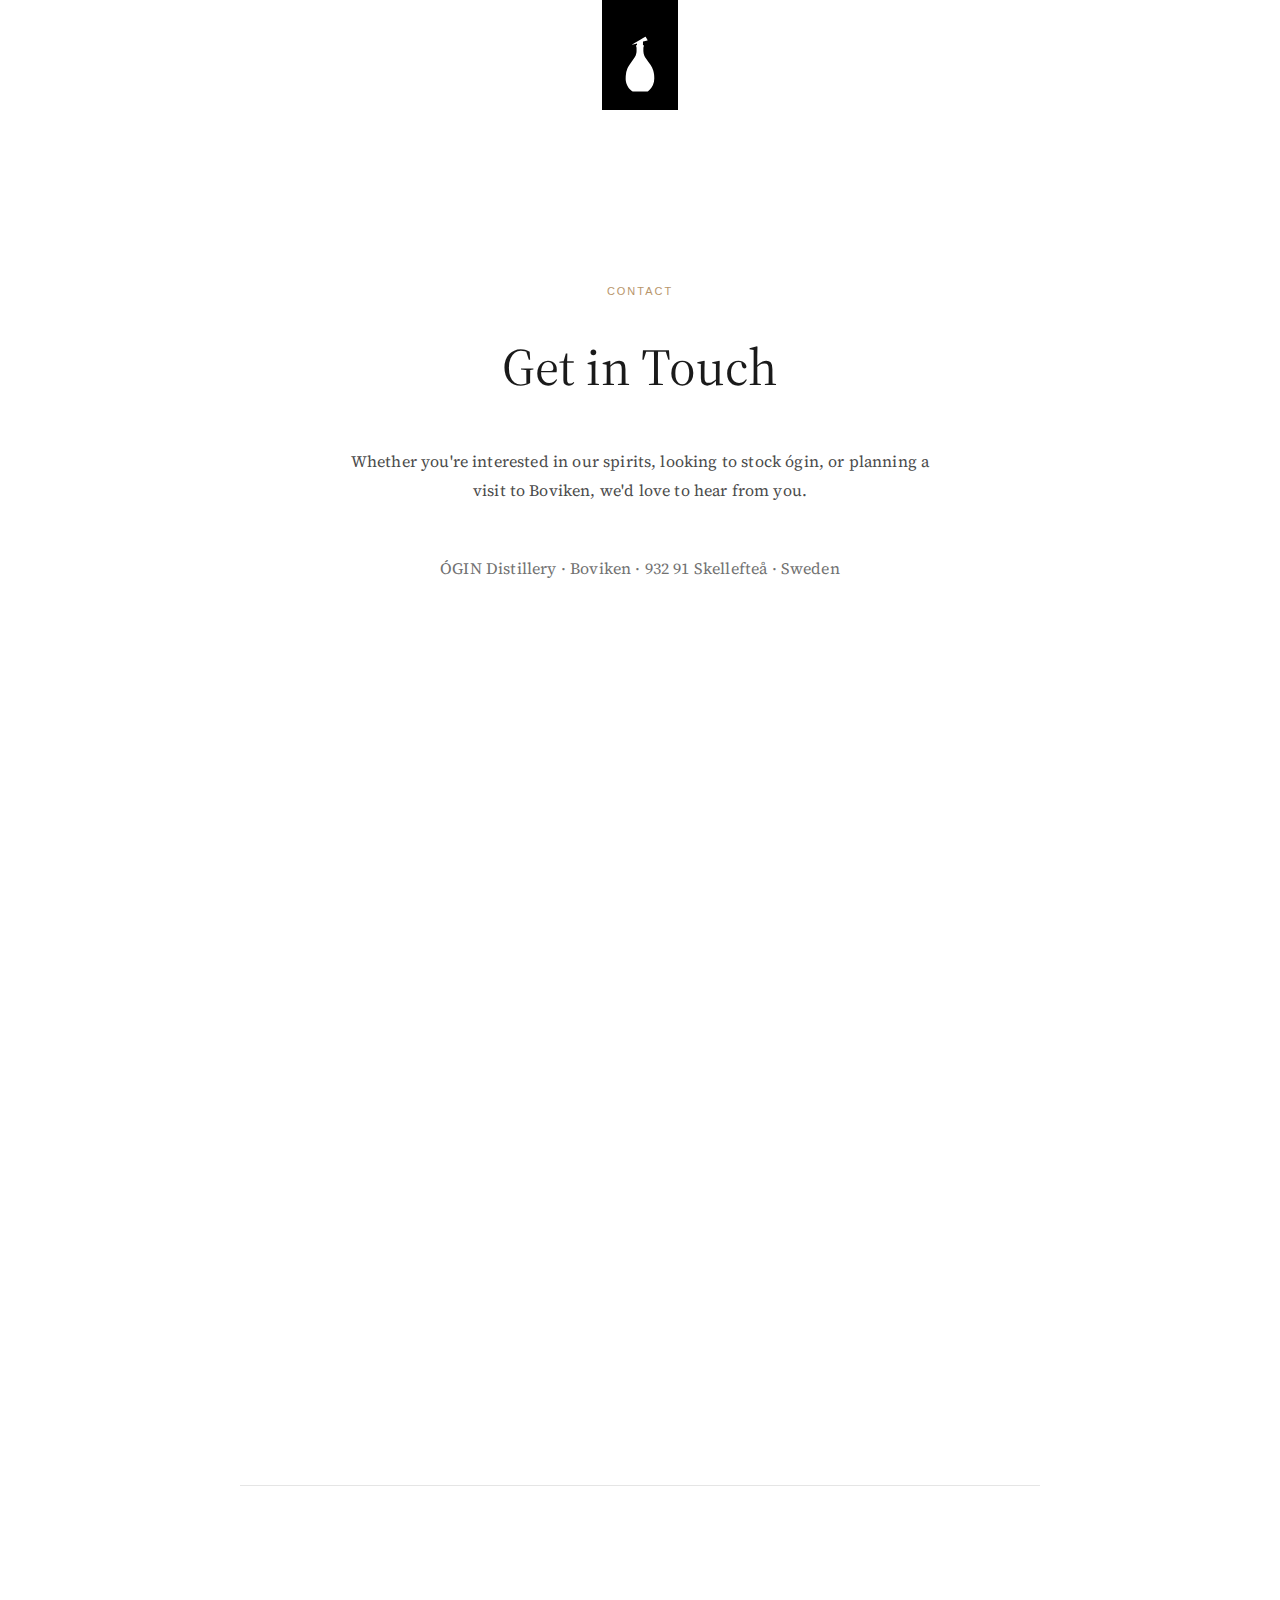
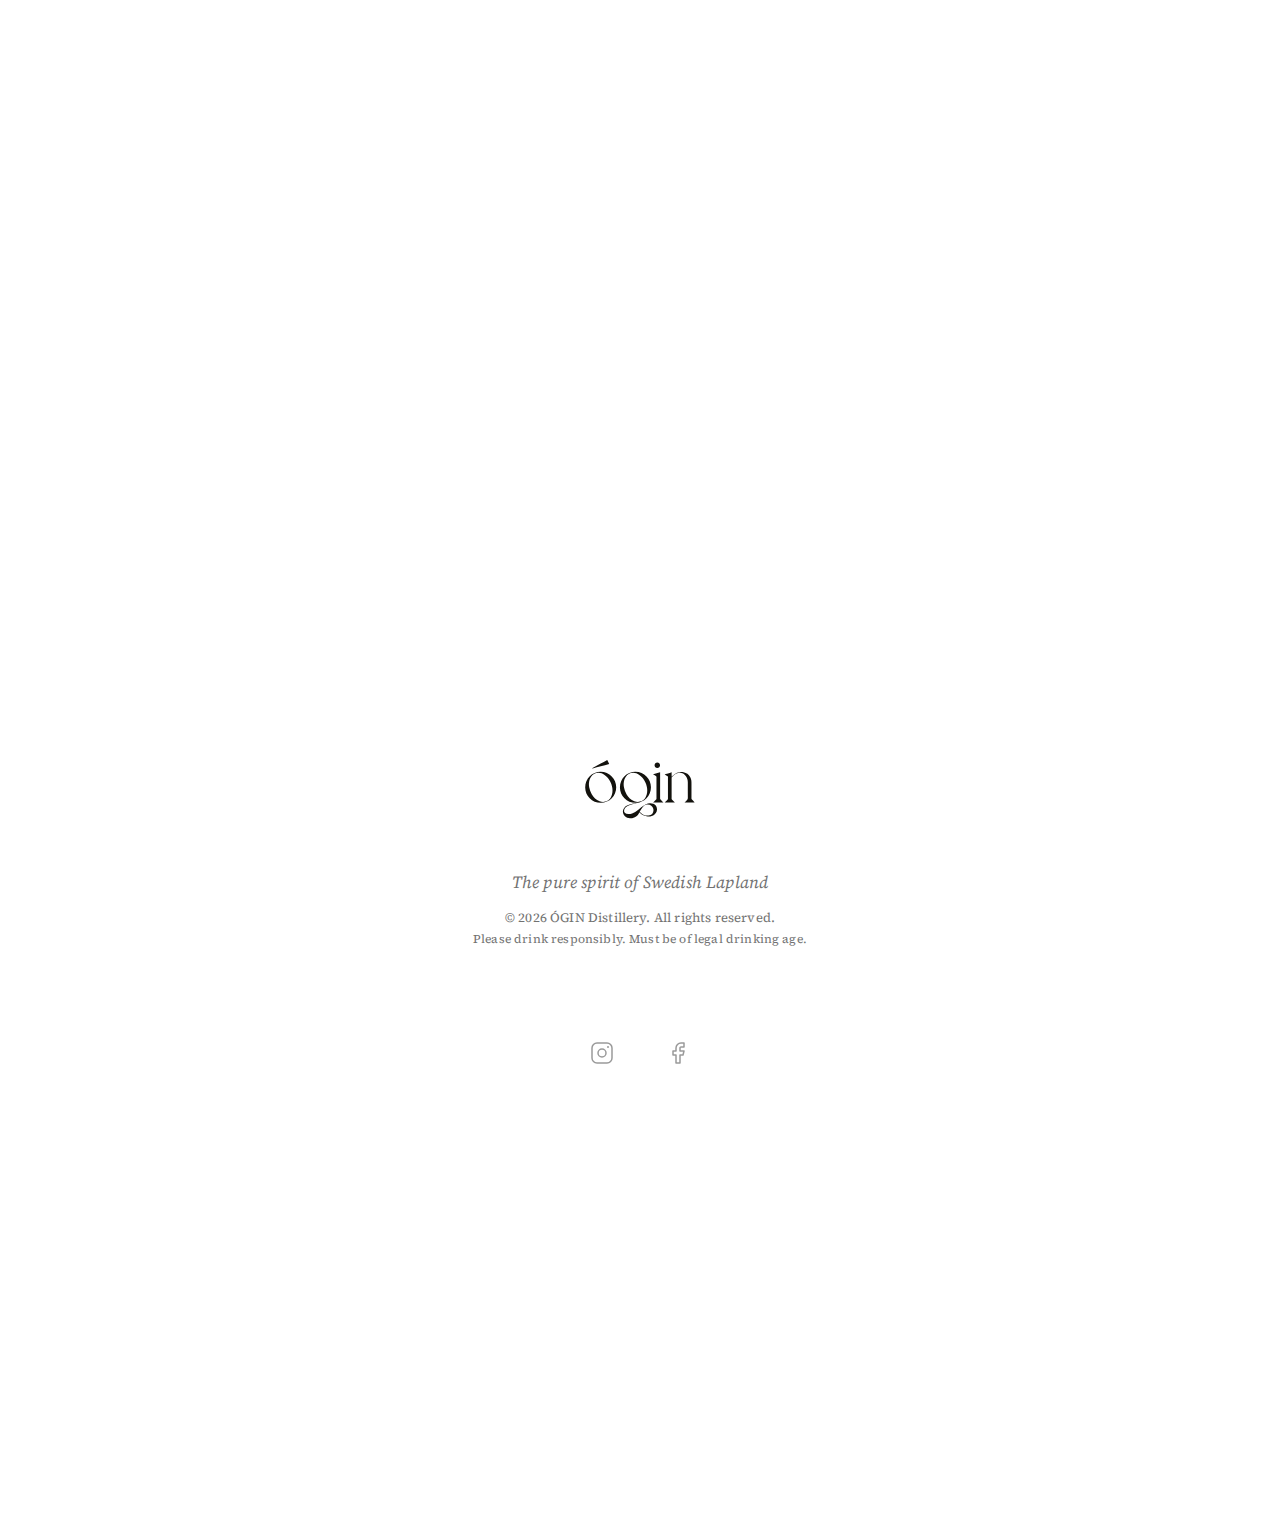
<file: contact.html>
<!DOCTYPE html>
<html lang="en">
<head>
    <meta charset="UTF-8">
    <meta name="viewport" content="width=device-width, initial-scale=1.0">
    <meta name="description" content="Get in touch with ÓGIN Distillery. Trade inquiries, press contacts, and visit our distillery in Boviken, Swedish Lapland.">
    <title>Contact — ÓGIN Distillery</title>
    <meta property="og:title" content="Contact — ÓGIN Distillery">
    <meta property="og:description" content="Get in touch with ÓGIN Distillery. Trade inquiries, press contacts, and visit our distillery in Boviken, Swedish Lapland.">
    <meta property="og:url" content="https://ogindistillery.com/contact.html">
    <meta property="og:image" content="https://ogindistillery.com/images/socialpreview.jpg">
    <meta property="og:type" content="website">
    <meta name="twitter:card" content="summary_large_image">
    <meta name="twitter:image" content="https://ogindistillery.com/images/socialpreview.jpg">
    <link rel="canonical" href="https://ogindistillery.com/contact.html">
    <link rel="icon" href="images/ogin.svg" type="image/svg+xml">

    <link rel="preconnect" href="https://fonts.googleapis.com">
    <link rel="preconnect" href="https://fonts.gstatic.com" crossorigin>
    <link href="https://fonts.googleapis.com/css2?family=Source+Serif+4:ital,opsz,wght@0,8..60,400;0,8..60,500;1,8..60,400&display=swap" rel="stylesheet">

    <link rel="stylesheet" href="css/main.css?v=51">
    <link rel="stylesheet" href="css/pages.css?v=16">
</head>
<body>
    <!-- Navigation -->
    <div id="site-nav"></div>
    <script src="js/nav.js"></script>

    <main>
        <!-- Page Hero -->
        <section class="page-hero" style="padding-bottom: var(--space-md);">
            <div class="container">
                <span class="section-label fade-up">Contact</span>
                <h1 class="page-title fade-up delay-1">Get in Touch</h1>
                <p class="page-intro fade-up delay-2">Whether you're interested in our spirits, looking to stock ógin, or planning a visit to Boviken, we'd love to hear from you.</p>

                <address class="fade-up delay-2" style="text-align: center; margin-top: var(--space-lg); font-style: normal; color: var(--color-gray);">
                    ÓGIN Distillery · Boviken · 932 91 Skellefteå · Sweden
                </address>
            </div>
        </section>

        <!-- Contact Grid -->
        <section class="section section-contact">
            <div class="container">
                <div class="contact-info">
                    <div class="contact-block fade-up delay-1" id="trade">
                        <h3>Trade Inquiries</h3>
                        <p>Interested in stocking ÓGIN at your bar, restaurant, or retail location? We'd love to discuss partnership opportunities.</p>
                        <a href="mailto:aaron@ogindistillery.com">aaron@ogindistillery.com</a>
                    </div>

                    <div class="contact-block fade-up delay-2" id="press">
                        <h3>Press & Media</h3>
                        <p>For press inquiries, interviews, or high-resolution images, please contact our media team.</p>
                        <a href="mailto:jakob@ogindistillery.com">jakob@ogindistillery.com</a>
                    </div>

                    <div class="contact-block fade-up delay-3">
                        <h3>Visit the Distillery</h3>
                        <p>Experience ÓGIN firsthand with a guided tour and tasting at our distillery in Boviken. Tours available by appointment.</p>
                        <a href="mailto:jonoskar@ogindistillery.com">jonoskar@ogindistillery.com</a>
                    </div>
                </div>
            </div>
        </section>

        <!-- Distributors -->
        <section class="section section-contact" style="border-top: 1px solid rgba(0,0,0,0.1); max-width: 800px; margin: 0 auto;">
            <div class="container">
                <div class="contact-info" style="grid-template-columns: repeat(2, 1fr); max-width: 600px; margin: 0 auto;">
                    <div class="contact-block fade-up">
                        <h3>Sweden</h3>
                        <p>Skoogs Vinhandel</p>
                        <a href="http://skoogsvinhandel.se/" target="_blank" rel="noopener">skoogsvinhandel.se</a>
                    </div>
                    <div class="contact-block fade-up delay-1">
                        <h3>United Kingdom</h3>
                        <p>Silverfox Distribution</p>
                        <a href="https://silverfoxdistribution.com/" target="_blank" rel="noopener">silverfoxdistribution.com</a>
                    </div>
                </div>
            </div>
        </section>

    </main>

    <!-- Footer -->
    <div id="site-footer"></div>
    <script src="js/footer.js"></script>

    <script src="js/main.js" defer></script>
</body>
</html>
</file>
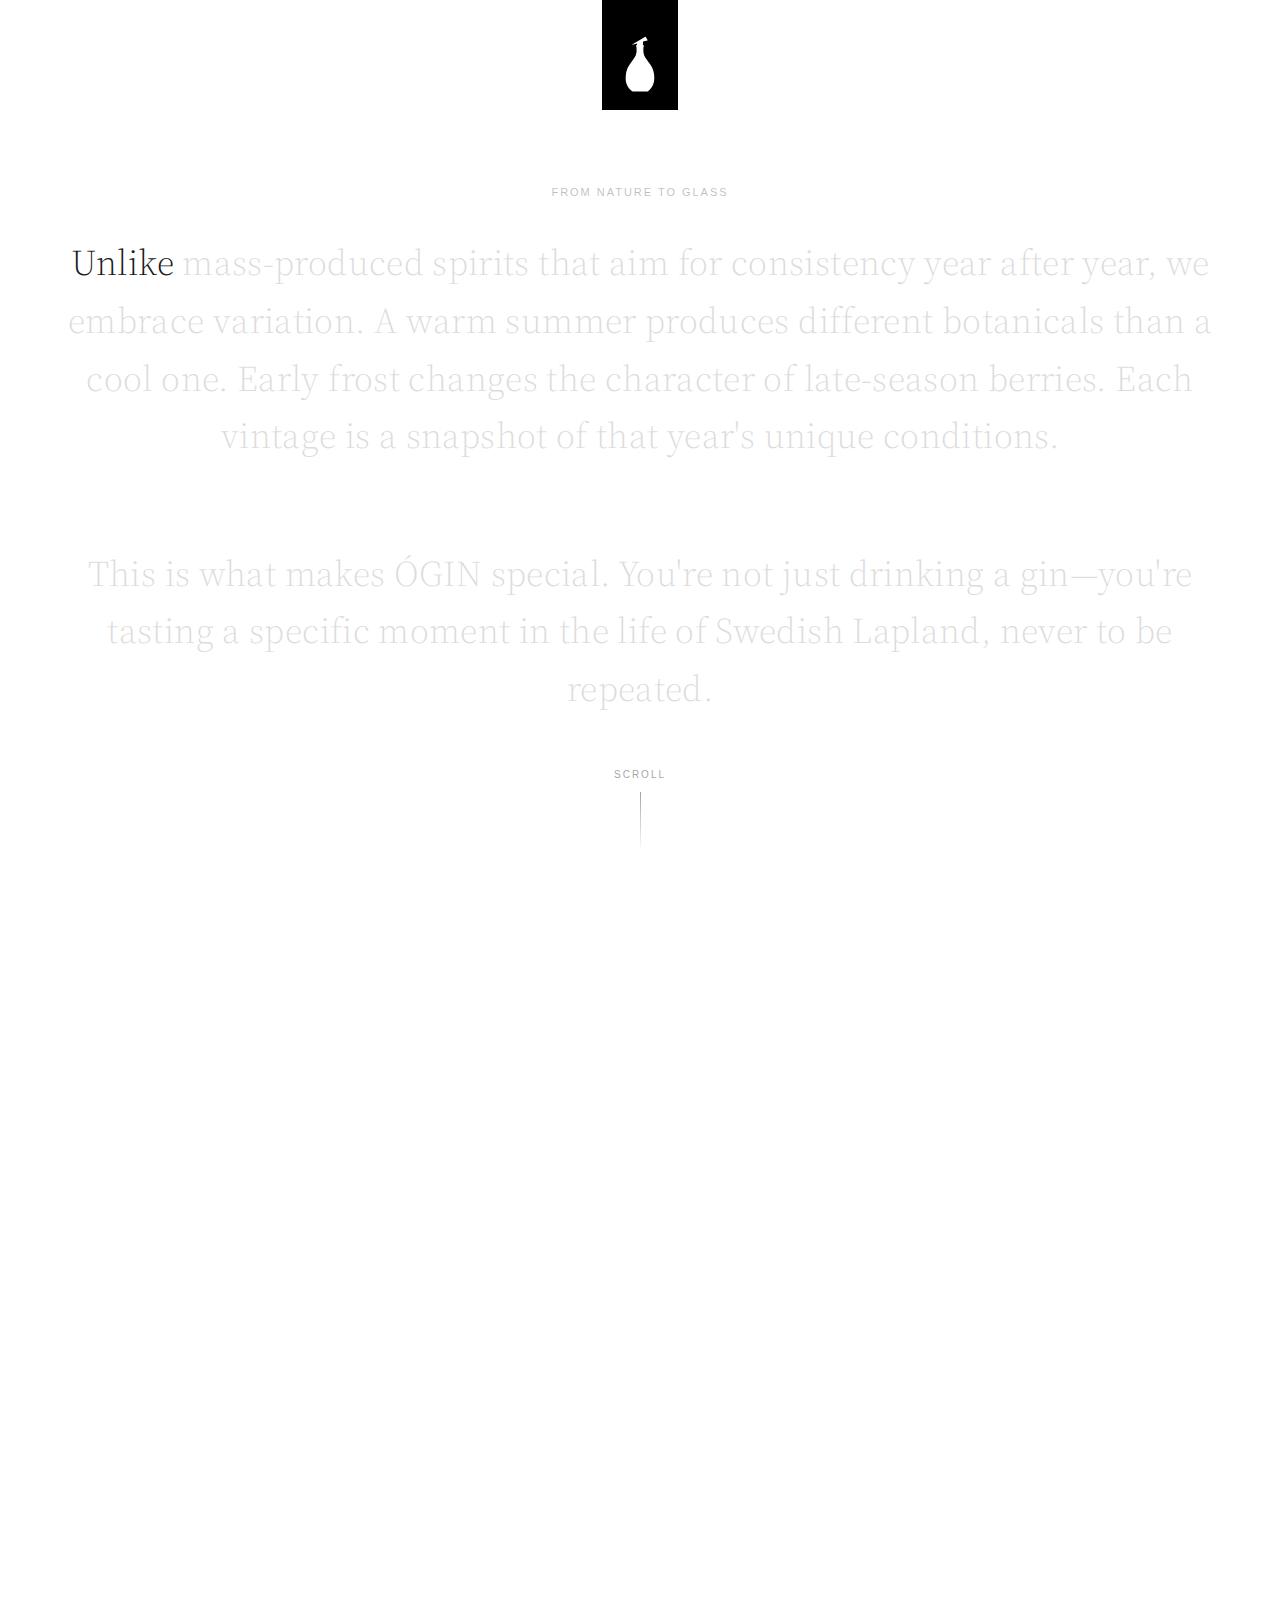
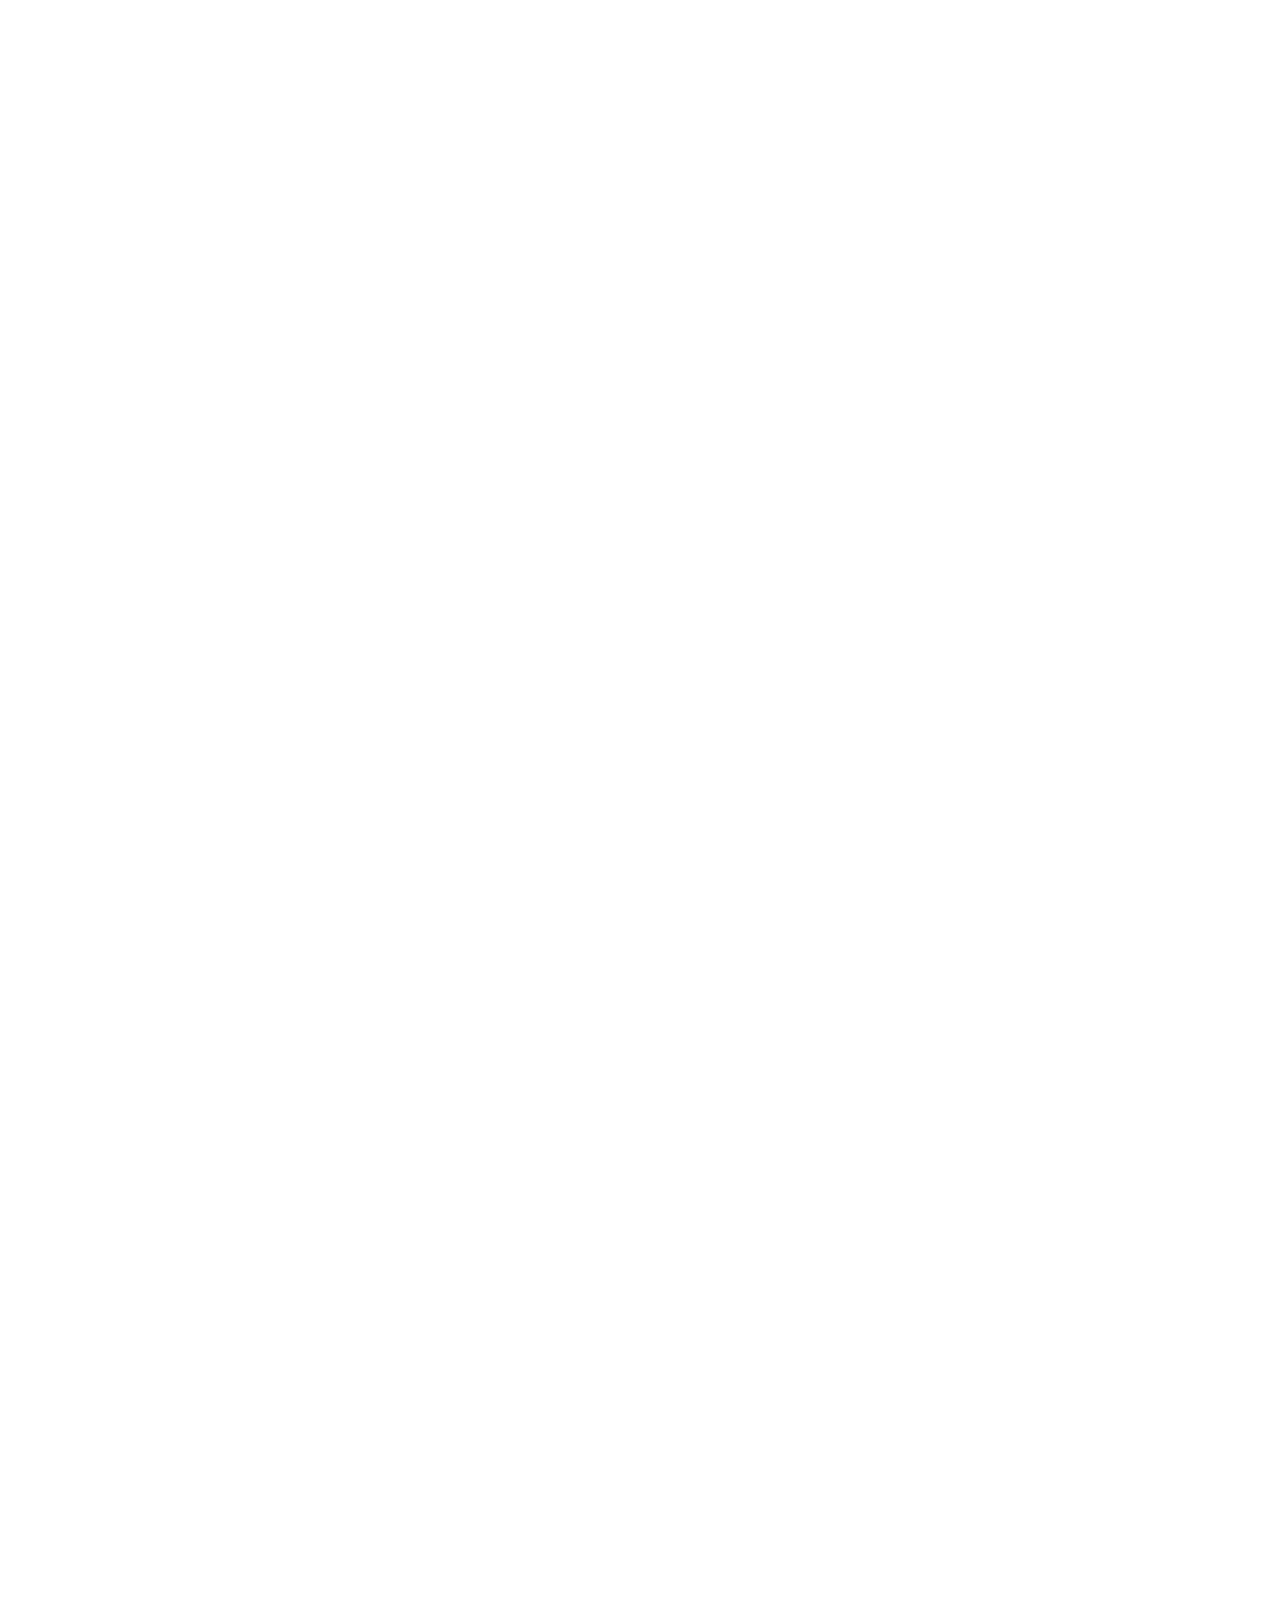
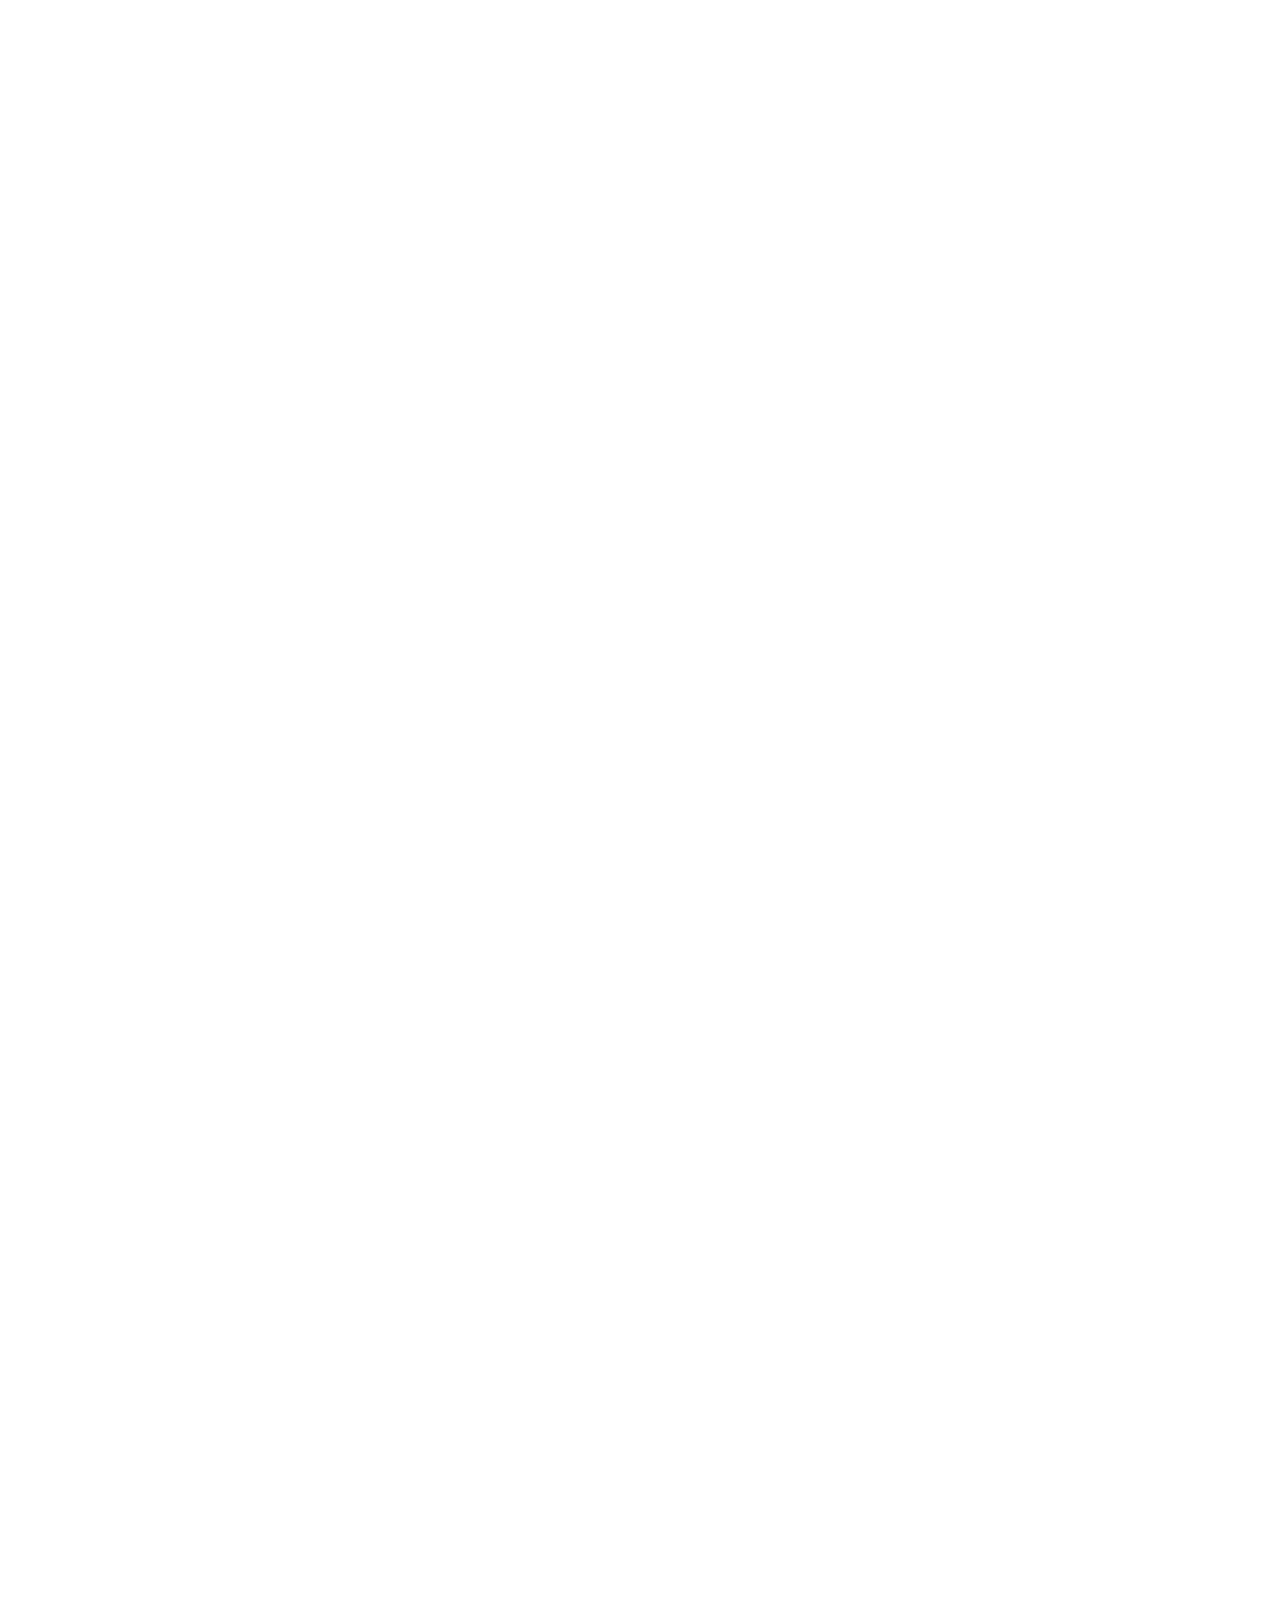
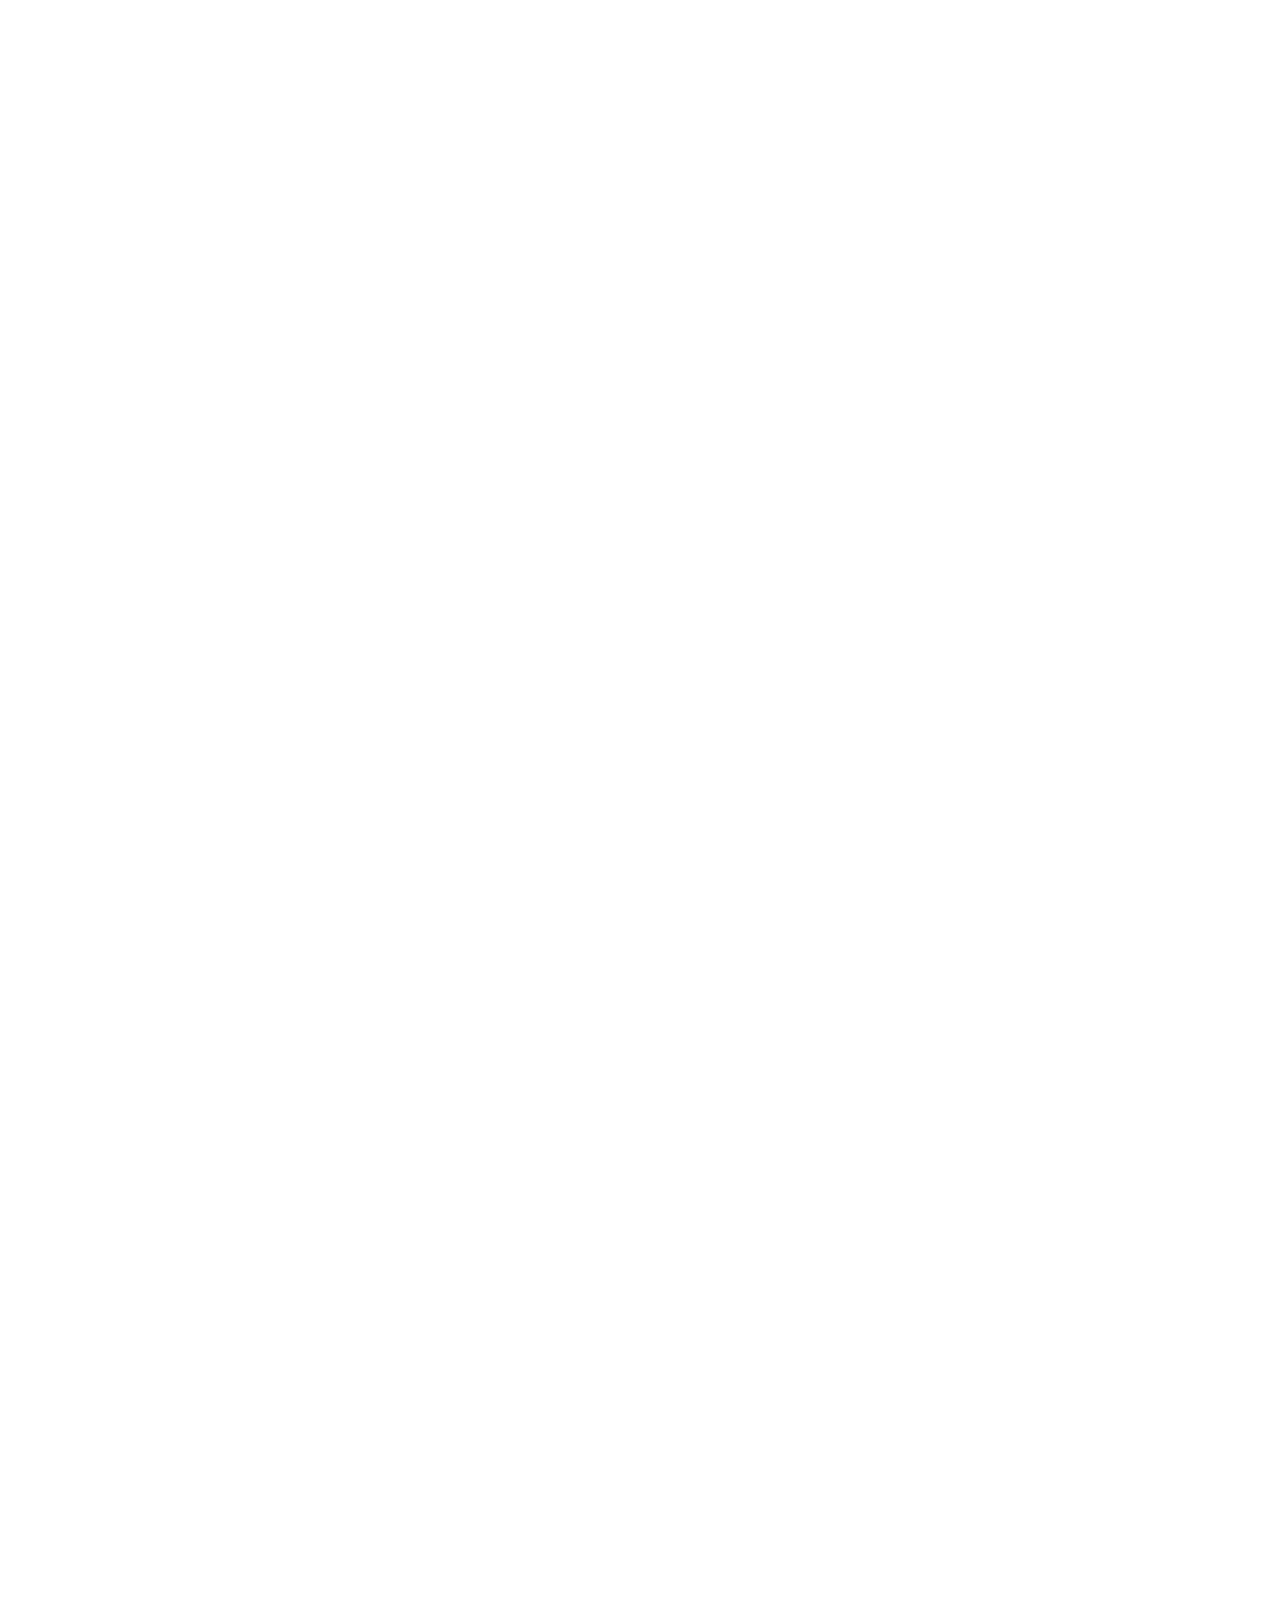
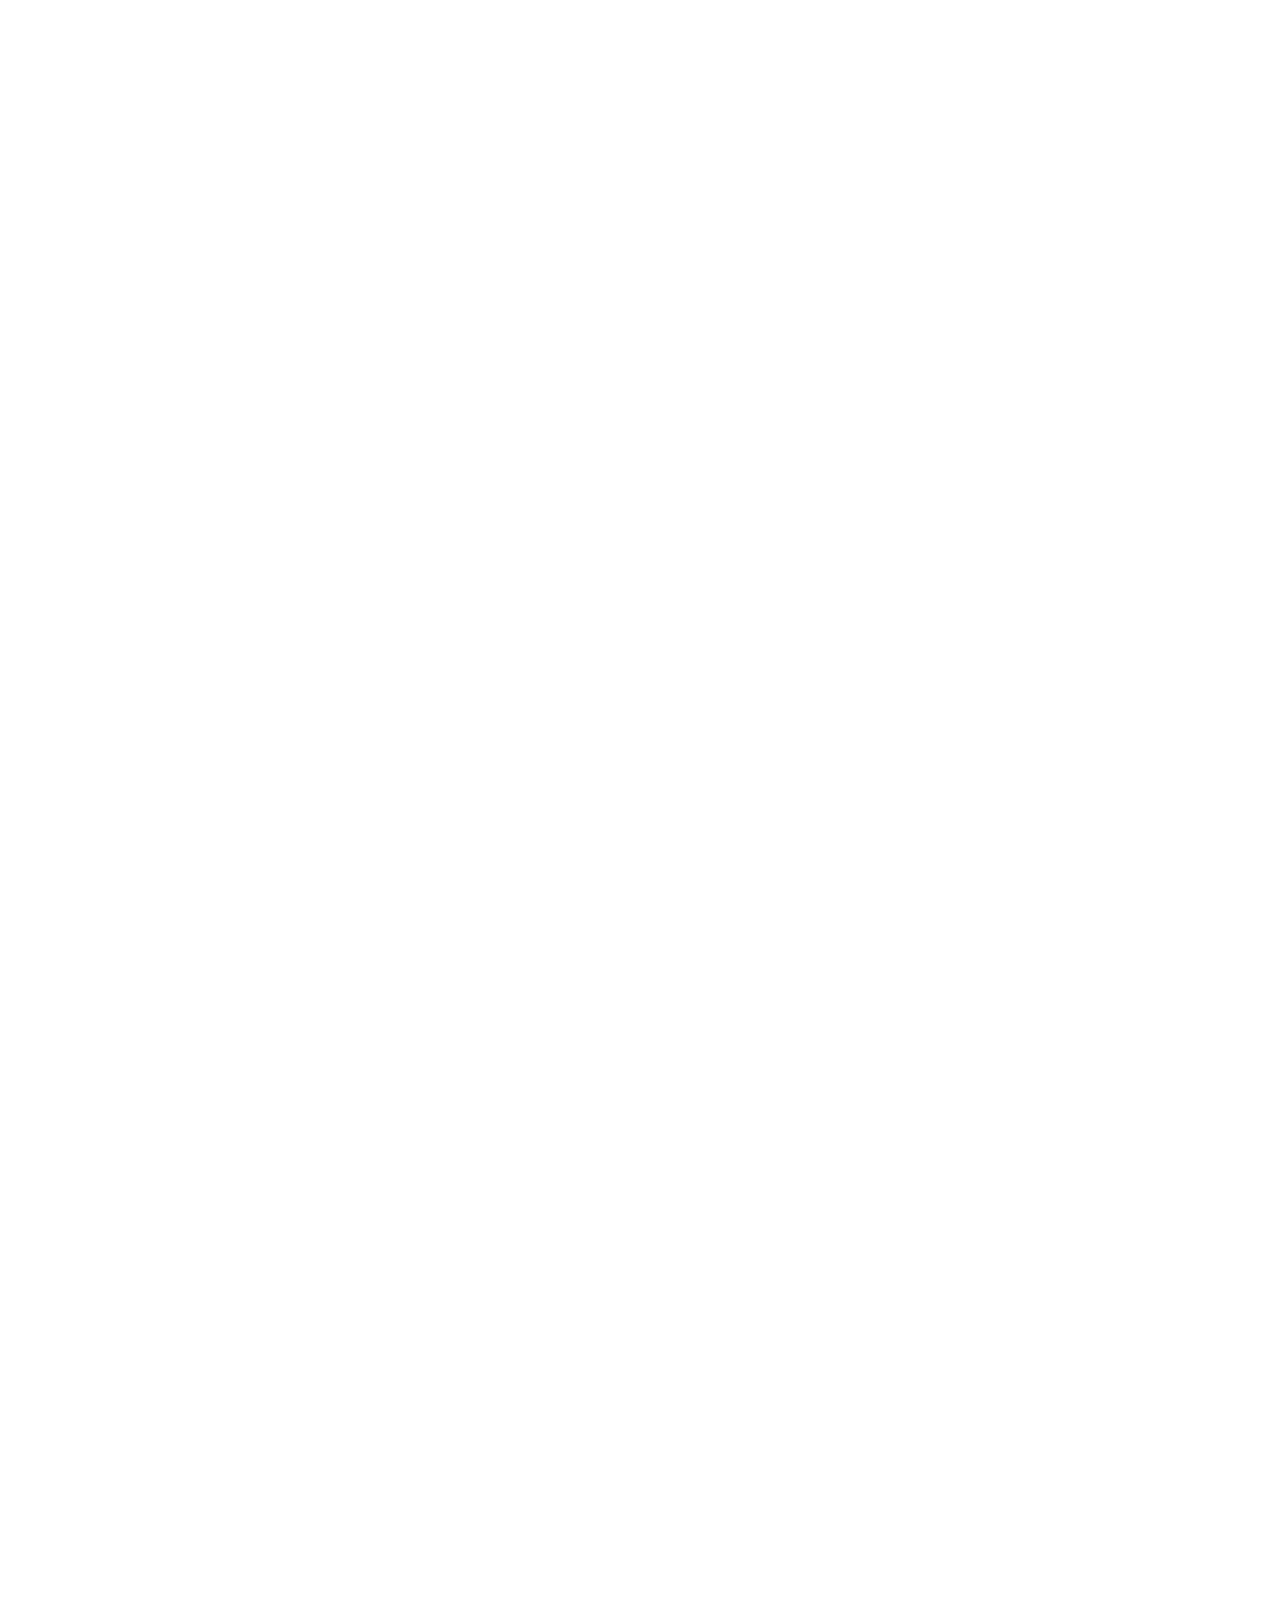
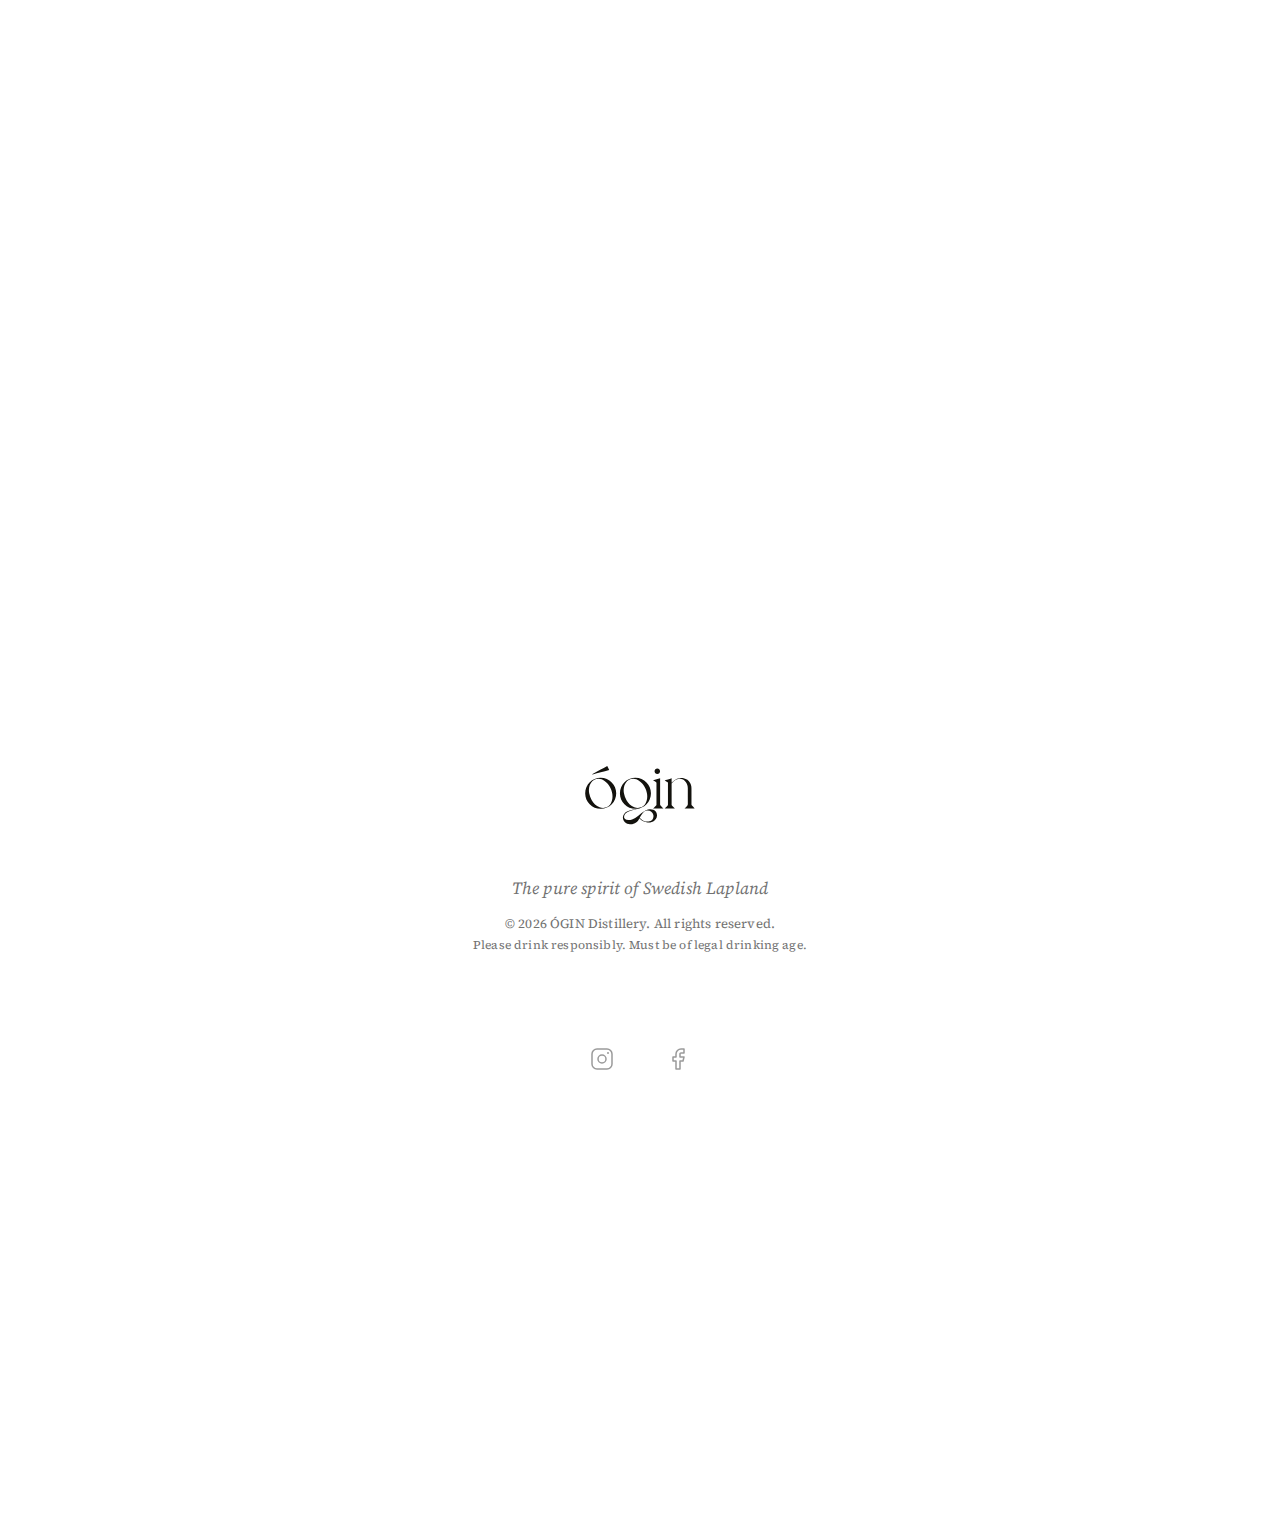
<file: process.html>
<!DOCTYPE html>
<html lang="en">
<head>
    <meta charset="UTF-8">
    <meta name="viewport" content="width=device-width, initial-scale=1.0">
    <meta name="description" content="From Nature to Glass — Discover how ÓGIN spirits are crafted through seasonal foraging, traditional distillation, and Arctic maturation.">
    <title>Our Process — ÓGIN Distillery</title>
    <meta property="og:title" content="Our Process — ÓGIN Distillery">
    <meta property="og:description" content="From Nature to Glass — Discover how ÓGIN spirits are crafted through seasonal foraging, traditional distillation, and Arctic maturation.">
    <meta property="og:url" content="https://ogindistillery.com/process.html">
    <meta property="og:image" content="https://ogindistillery.com/images/socialpreview.jpg">
    <meta property="og:type" content="website">
    <meta name="twitter:card" content="summary_large_image">
    <meta name="twitter:image" content="https://ogindistillery.com/images/socialpreview.jpg">
    <link rel="canonical" href="https://ogindistillery.com/process.html">
    <link rel="icon" href="images/ogin.svg" type="image/svg+xml">

    <link rel="preconnect" href="https://fonts.googleapis.com">
    <link rel="preconnect" href="https://fonts.gstatic.com" crossorigin>
    <link href="https://fonts.googleapis.com/css2?family=Source+Serif+4:ital,opsz,wght@0,8..60,400;0,8..60,500;1,8..60,400&display=swap" rel="stylesheet">

    <link rel="stylesheet" href="css/main.css?v=51">
    <link rel="stylesheet" href="css/pages.css?v=16">
</head>
<body>
    <!-- Navigation -->
    <div id="site-nav"></div>
    <script src="js/nav.js"></script>

    <main>
        <h1 class="visually-hidden">Our Process — ÓGIN Distillery</h1>
        <!-- Brand Moment — Word Reveal -->
        <div class="scroll-reveal-wrapper brand-moment-wrapper">
            <section class="brand-moment">
                <div class="scroll-reveal-content">
                    <div class="container">
                        <span class="section-label intro-label">From Nature to Glass</span>
                        <p class="intro-text word-reveal">
                            Unlike mass-produced spirits that aim for consistency year after year, we embrace variation. A warm summer produces different botanicals than a cool one. Early frost changes the character of late-season berries. Each vintage is a snapshot of that year's unique conditions.
                        </p>
                        <p class="intro-text word-reveal">
                            This is what makes ÓGIN special. You're not just drinking a gin—you're tasting a specific moment in the life of Swedish Lapland, never to be repeated.
                        </p>
                    </div>
                </div>
                <div class="reveal-icon">
                    <img src="images/nature-icon.png" alt="">
                </div>
                <div class="brand-moment-scroll">
                    <span>Scroll</span>
                    <div class="scroll-line"></div>
                </div>
            </section>
        </div>

        <!-- Step 1: Foraging -->
        <section class="section-story">
            <div class="story-split">
                <div class="story-image fade-left">
                    <img src="images/foraging.jpg" alt="Seasonal foraging in Swedish Lapland" loading="lazy">
                </div>
                <div class="story-content">
                    <span class="section-label fade-up">Spring & Summer</span>
                    <h2 class="section-title fade-up delay-1">Seasonal <em>Foraging</em></h2>
                    <p class="fade-up delay-2">As the Arctic spring awakens, we begin our harvest. Walking the forests and meadows of Boviken, we hand-pick each botanical at the precise moment of peak flavor—juniper berries heavy with essential oils, meadowsweet just as it blooms, wild herbs at their most aromatic.</p>
                    <p class="fade-up delay-3">This isn't farming; it's a conversation with the land. We take only what nature offers, ensuring the wild spaces that sustain us continue to thrive.</p>
                </div>
            </div>
        </section>

        <!-- Step 2: Distillation -->
        <section class="section-story">
            <div class="story-split story-split-reverse">
                <div class="story-image fade-right">
                    <img src="images/L1060931-2.jpg" alt="Traditional copper pot distillation" loading="lazy">
                </div>
                <div class="story-content">
                    <span class="section-label fade-up">Late Summer</span>
                    <h2 class="section-title fade-up delay-1">Traditional <em>Distillation</em></h2>
                    <p class="fade-up delay-2">In our copper pot stills, centuries-old techniques meet modern precision. Each botanical is treated with care—some macerated, some vapor-infused—to extract the purest expression of its character.</p>
                    <p class="fade-up delay-3">The distillation is slow and deliberate. We make careful cuts, selecting only the heart of the spirit where the true flavors reside. What remains is crystal clear, intensely aromatic, and unmistakably ógin.</p>
                </div>
            </div>
        </section>

        <!-- Step 3: Maturation -->
        <section class="section-story">
            <div class="story-split">
                <div class="story-image fade-left">
                    <img src="images/cask.jpg" alt="Oak casks for Arctic maturation" loading="lazy">
                </div>
                <div class="story-content">
                    <span class="section-label fade-up">Autumn & Winter</span>
                    <h2 class="section-title fade-up delay-1">Arctic <em>Maturation</em></h2>
                    <p class="fade-up delay-2">For our barrel-aged expressions, we turn to Swedish oak casks and the most patient collaborator of all: the Arctic winter. As temperatures plunge, the spirit contracts into the wood. When spring returns and the barrels warm, it draws out rich, honeyed complexity.</p>
                    <p class="fade-up delay-3">This natural rhythm—the breath of the Arctic—cannot be rushed or replicated. It is our terroir made liquid, our landscape captured in oak and time.</p>
                </div>
            </div>
        </section>

        <!-- Step 4: Bottling -->
        <section class="section-story">
            <div class="story-split story-split-reverse">
                <div class="story-image fade-right">
                    <img src="images/3F9A1924.jpg" alt="Hand bottling ÓGIN spirits" loading="lazy">
                </div>
                <div class="story-content">
                    <span class="section-label fade-up">Year-Round</span>
                    <h2 class="section-title fade-up delay-1">Bottling & <em>Vintage</em></h2>
                    <p class="fade-up delay-2">Each bottle is filled, sealed, and numbered by hand. The vintage year tells you exactly when these botanicals were harvested, making every bottle a time capsule of that year's unique growing conditions.</p>
                    <p class="fade-up delay-3">When a vintage is gone, it's gone forever—replaced by the next year's expression, similar in spirit but distinct in character. This is the beauty of seasonal craft.</p>
                </div>
            </div>
        </section>

        <!-- Awards -->
        <section class="section-story">
            <div class="story-split">
                <div class="story-image fade-left">
                    <img src="images/bottles-blue.jpg" alt="ÓGIN award-winning design details" loading="lazy">
                </div>
                <div class="story-content">
                    <span class="section-label fade-up">Recognition</span>
                    <h2 class="section-title fade-up delay-1">Award-winning <em>Design</em></h2>
                    <p class="fade-up delay-2">The bottle and its distinctive accent—the mark that shapes the ó—were designed to command attention. A packaging as natural as it is unconventional, radiating a quiet confidence that demands its place at the bar. Recognised with both the <strong>Swedish Design Award</strong> and the <strong>German Design Award</strong>.</p>
                    <div class="awards-list fade-up delay-3">
                        <div class="award-item">
                            <span class="award-name">Swedish Design Award</span>
                        </div>
                        <div class="award-item">
                            <span class="award-name">German Design Award</span>
                        </div>
                    </div>
                </div>
            </div>
        </section>

        <!-- Vintage Concept (hidden — moved to brand moment at top) -->
        <section class="section section-vintage-deep" style="display: none;">
            <div class="container container-narrow">
                <header class="section-header section-header-center">
                    <span class="section-label fade-up">The Vintage Concept</span>
                    <h2 class="section-title fade-up delay-1">A Year in a Bottle</h2>
                </header>
                <div class="vintage-explanation">
                    <p class="fade-up">Unlike mass-produced spirits that aim for consistency year after year, we embrace variation. A warm summer produces different botanicals than a cool one. Early frost changes the character of late-season berries. Each vintage is a snapshot of that year's unique conditions.</p>
                    <p class="fade-up delay-1">This is what makes ÓGIN special. You're not just drinking a gin—you're tasting a specific moment in the life of Swedish Lapland, never to be repeated.</p>
                </div>
            </div>
        </section>

    </main>

    <!-- Footer -->
    <div id="site-footer"></div>
    <script src="js/footer.js"></script>

    <script src="js/main.js" defer></script>
</body>
</html>
</file>
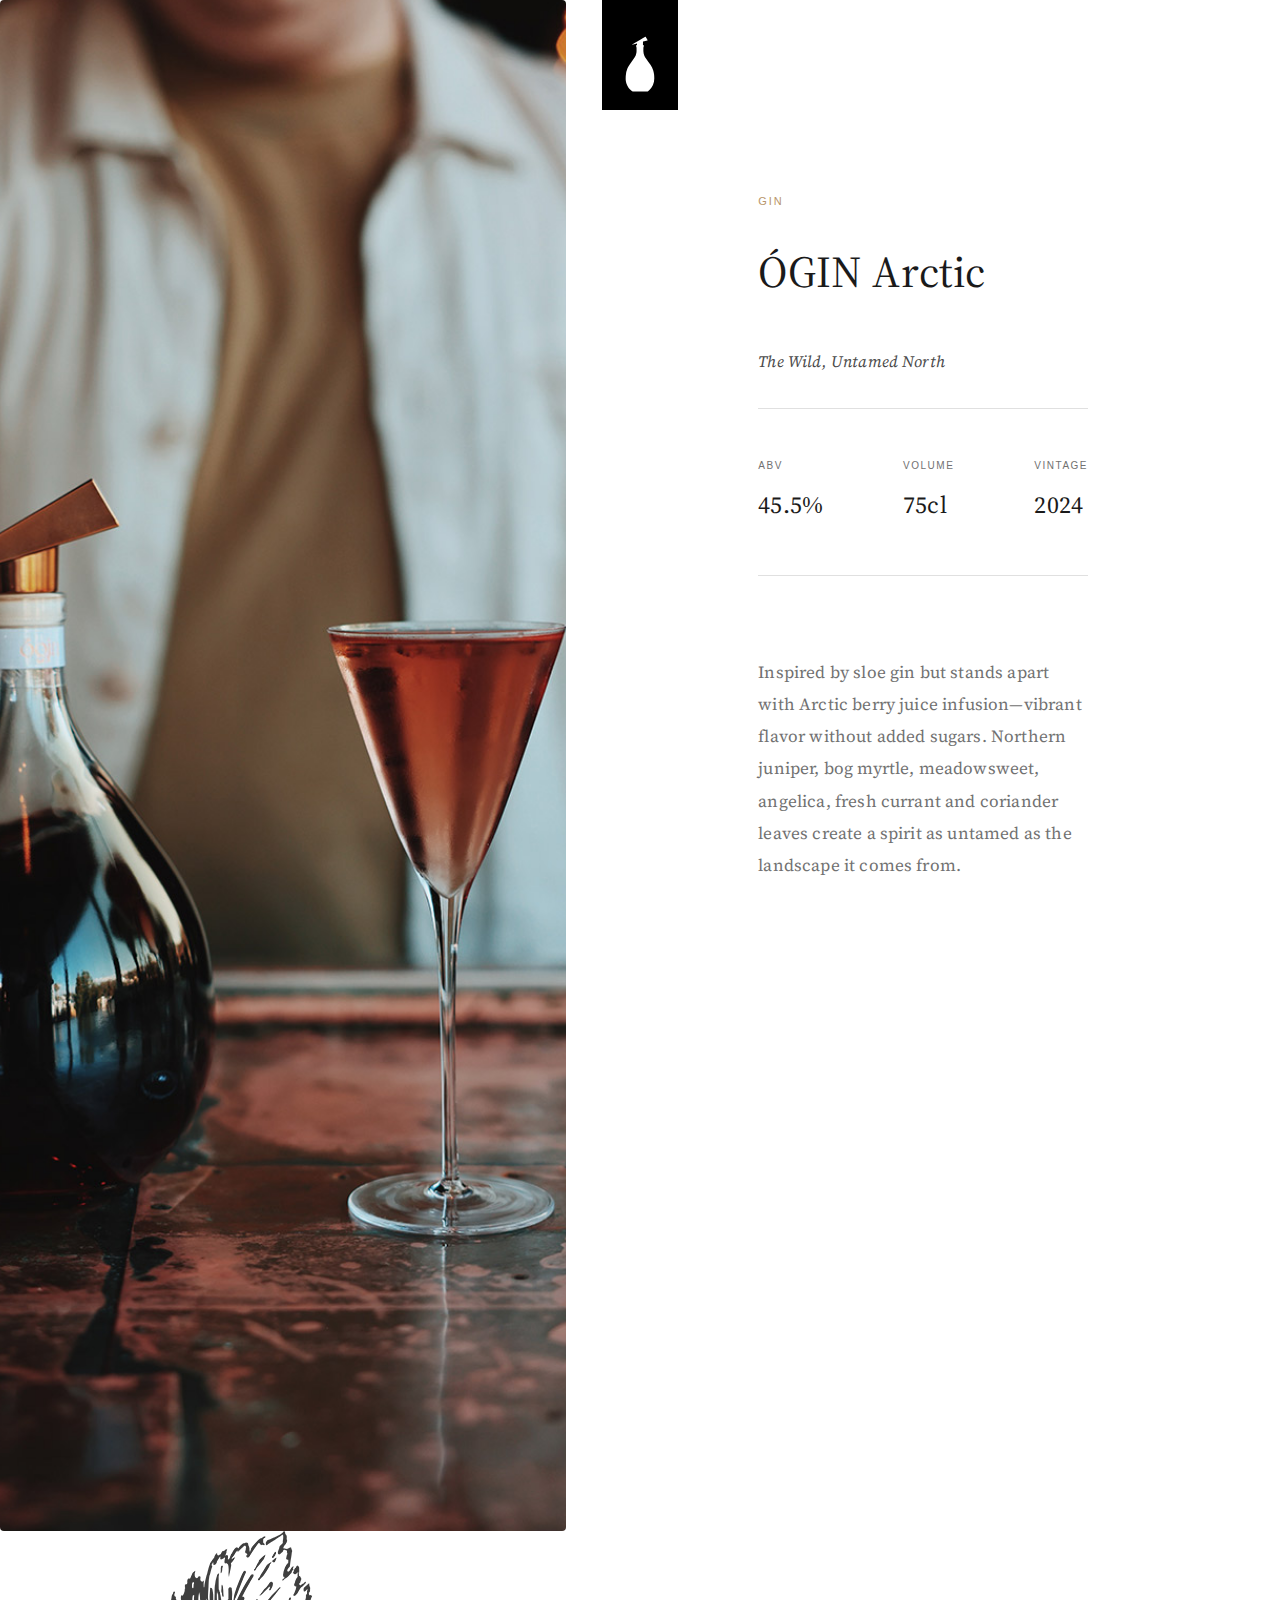
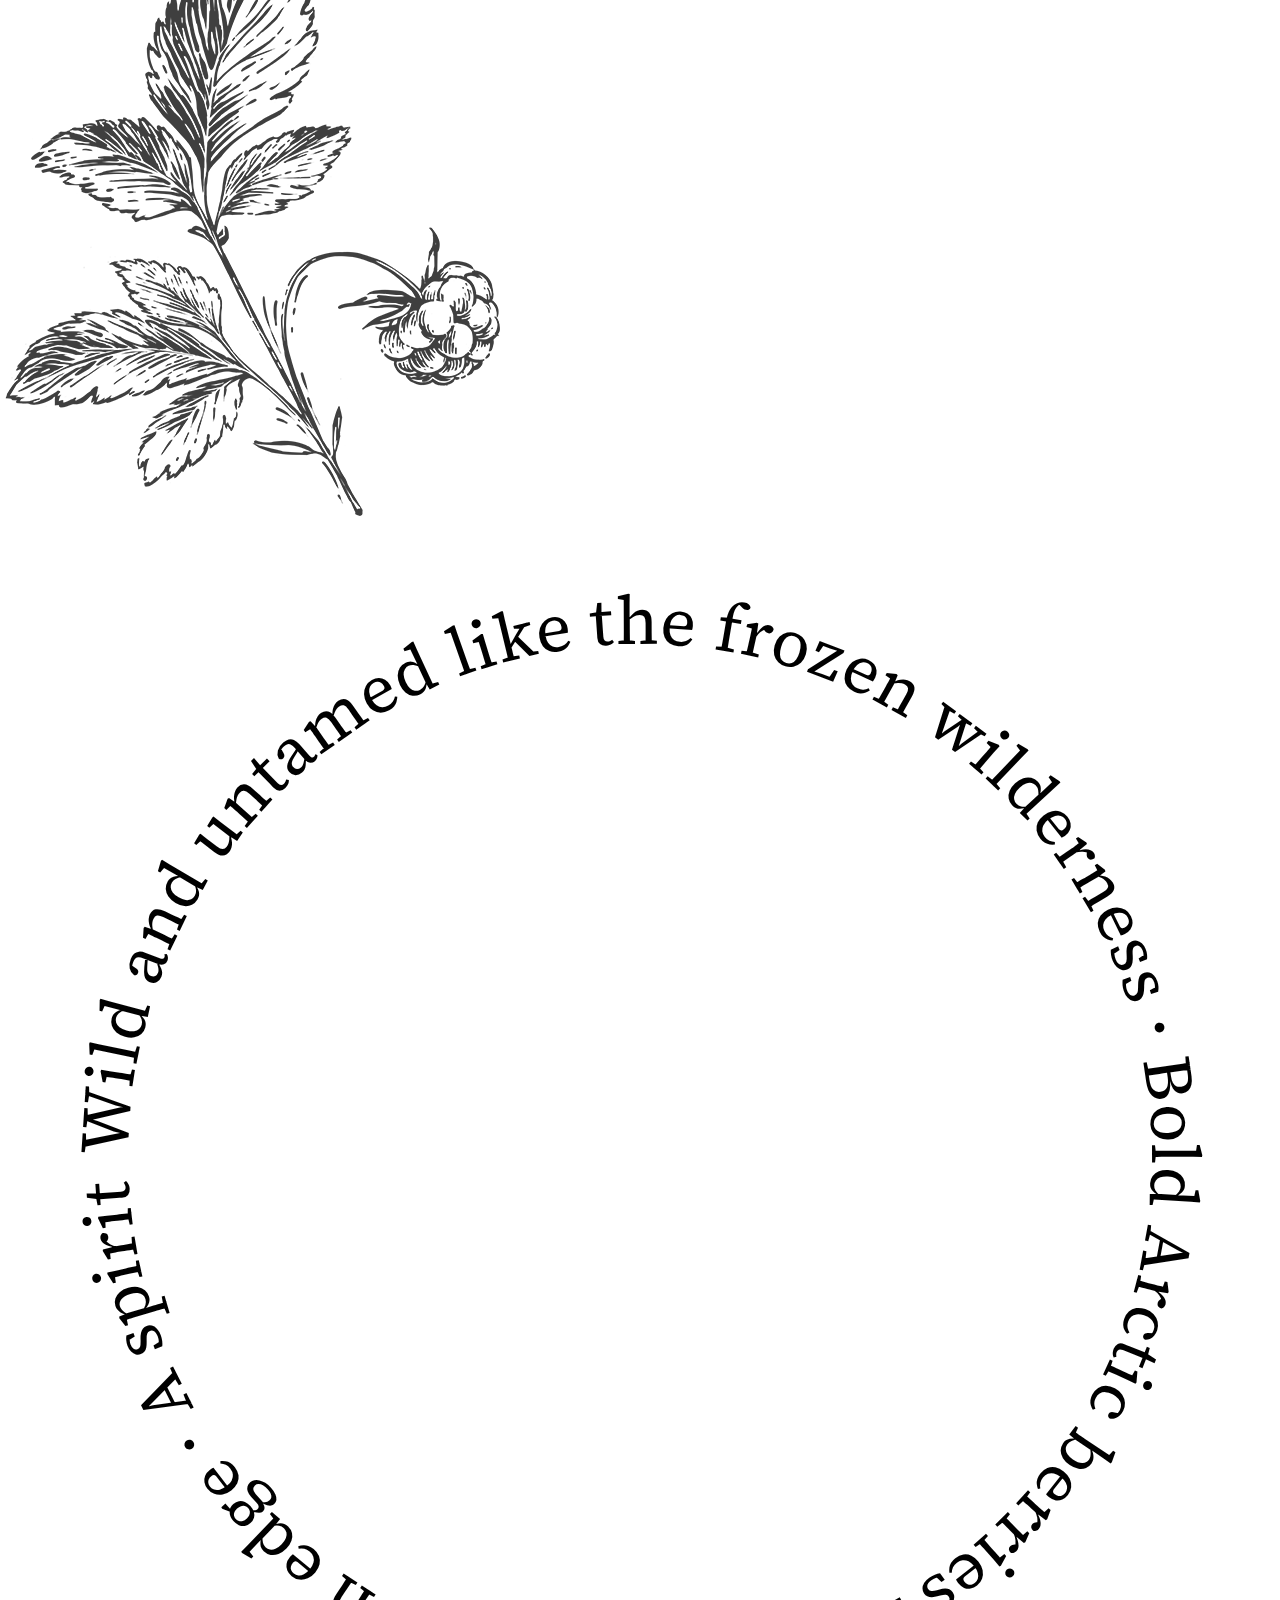
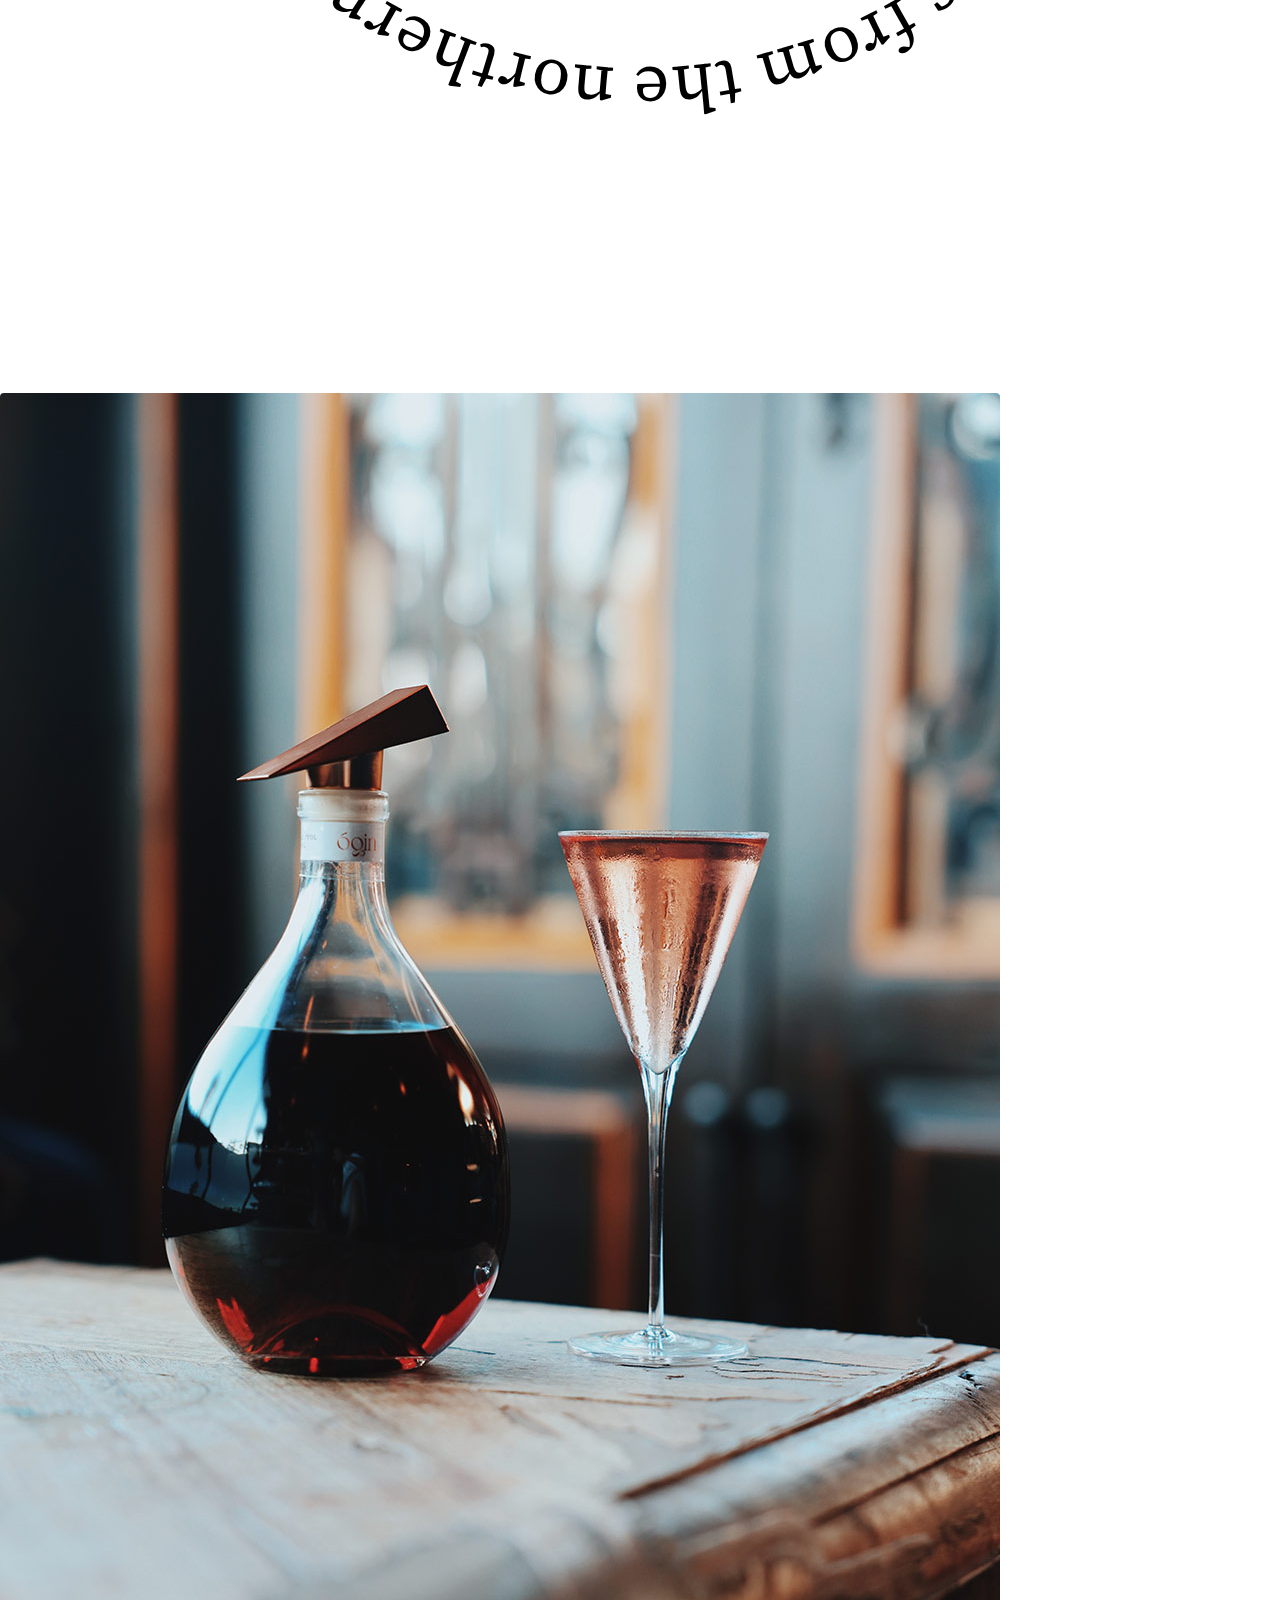
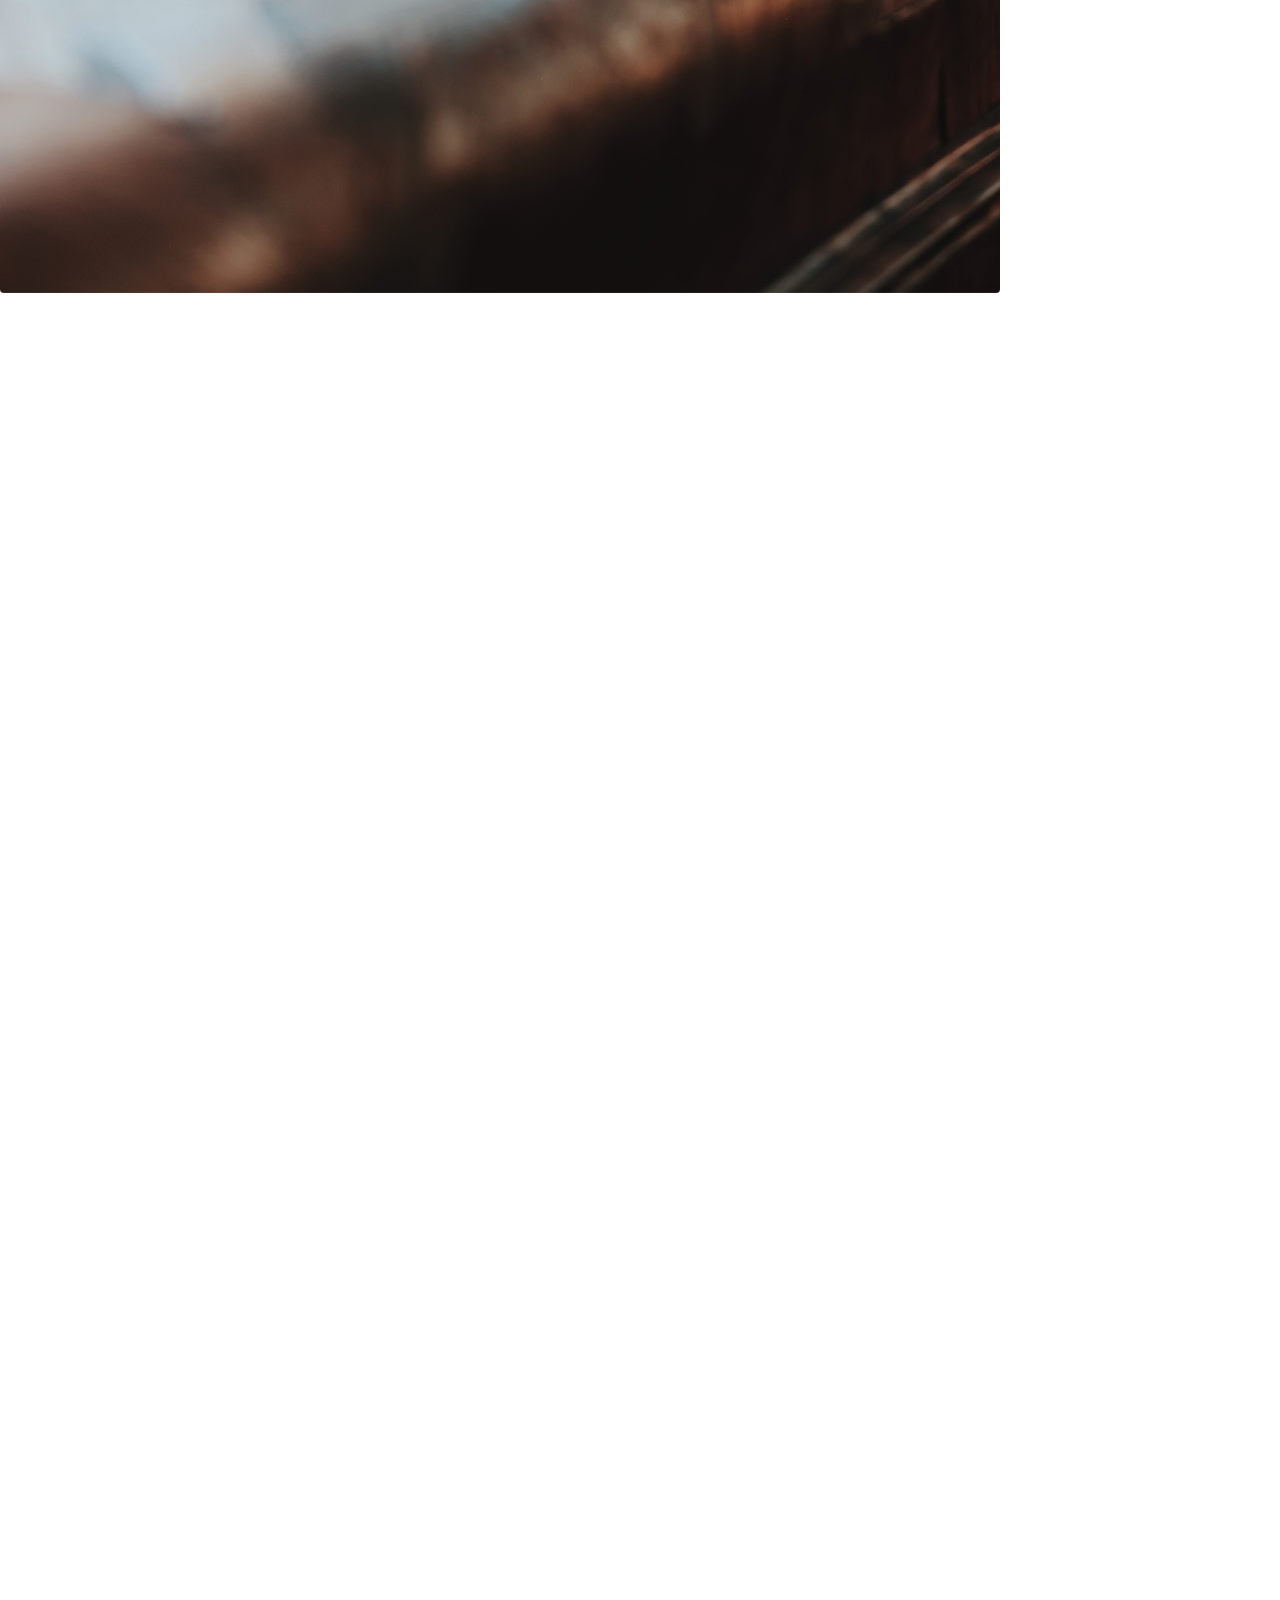
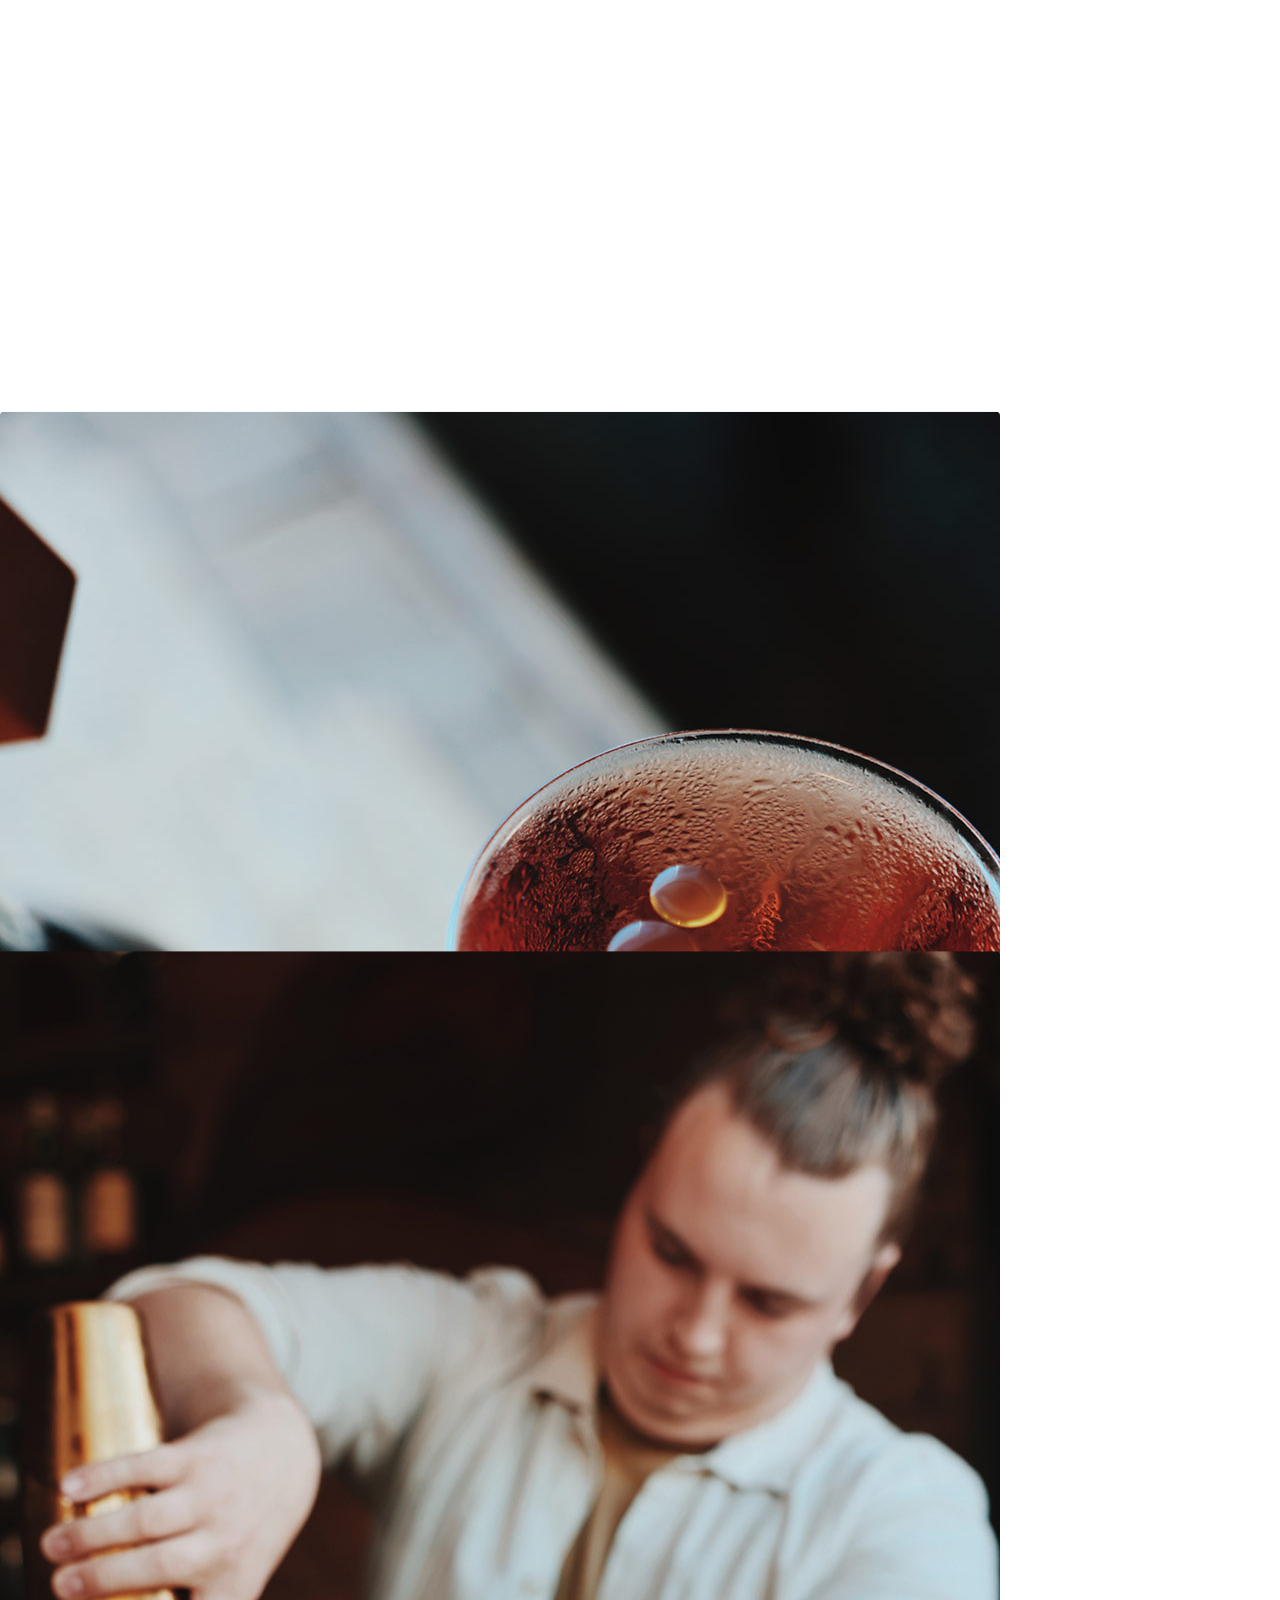
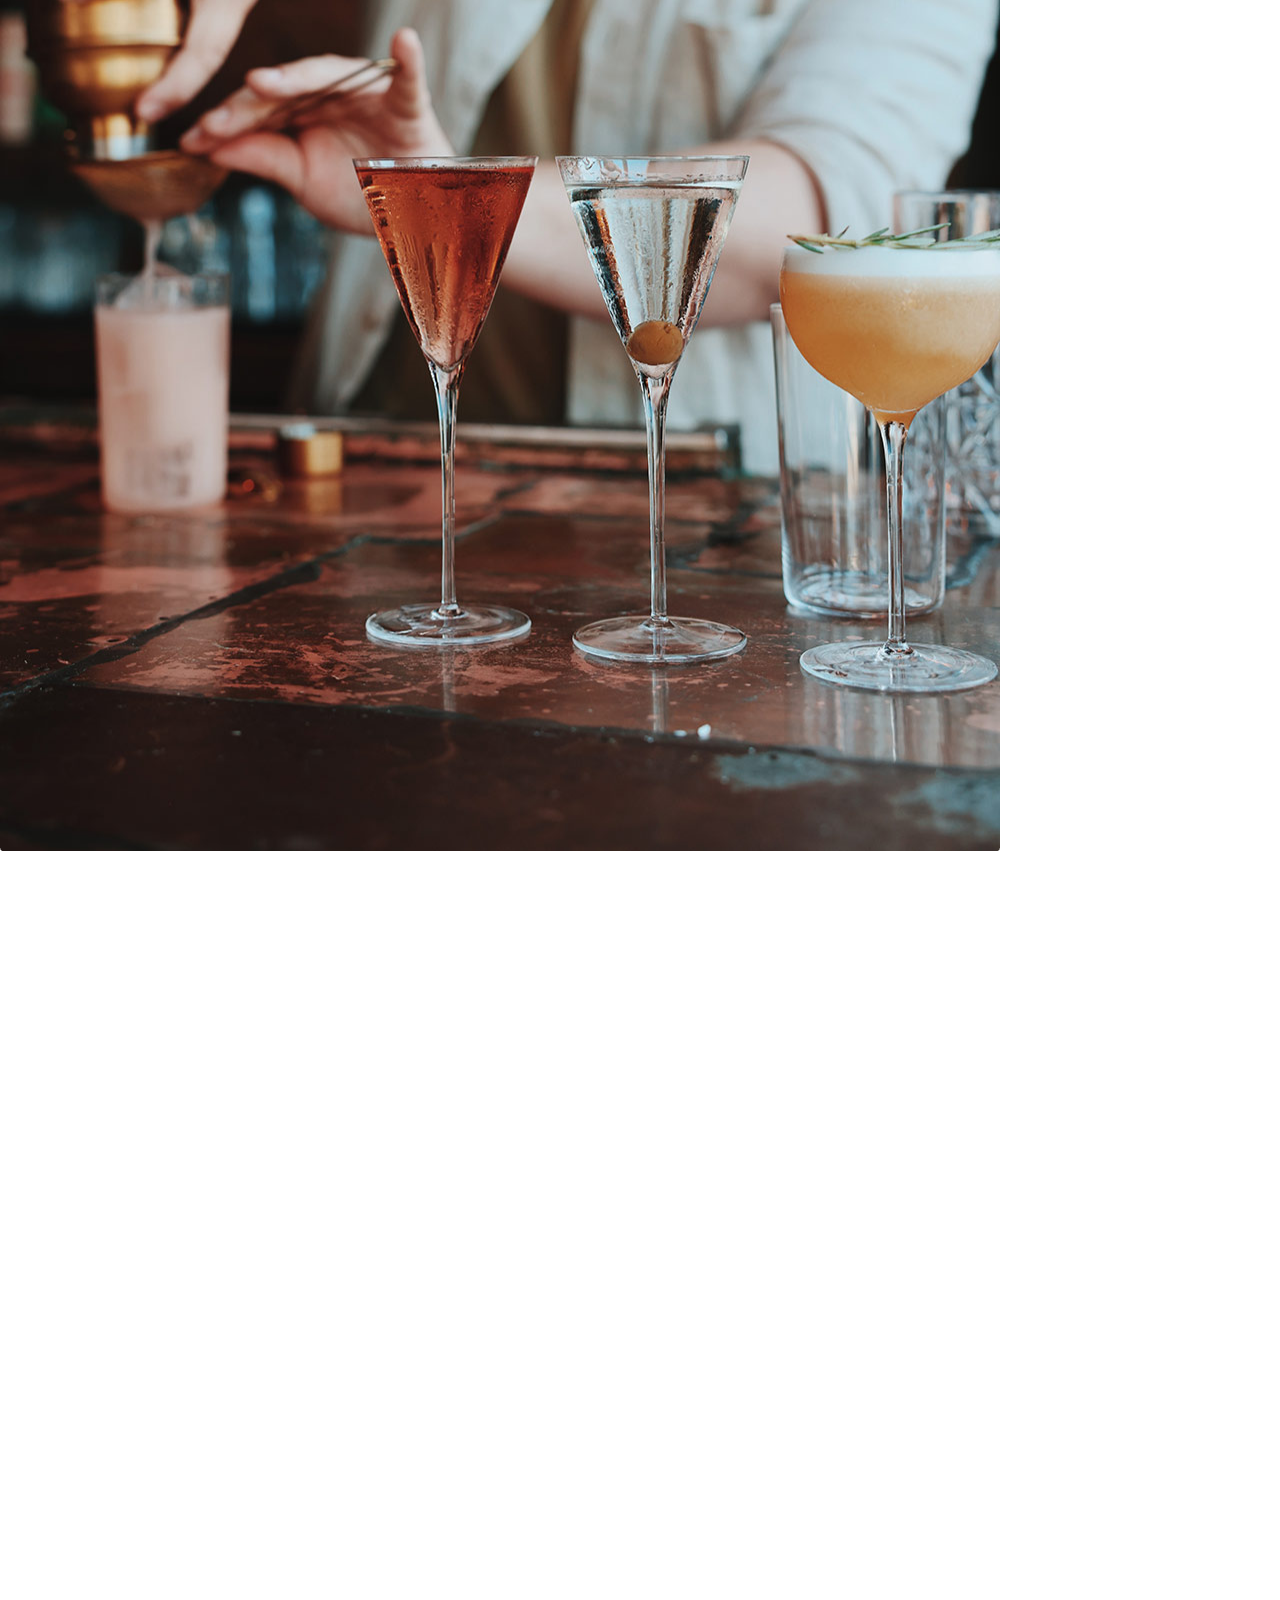
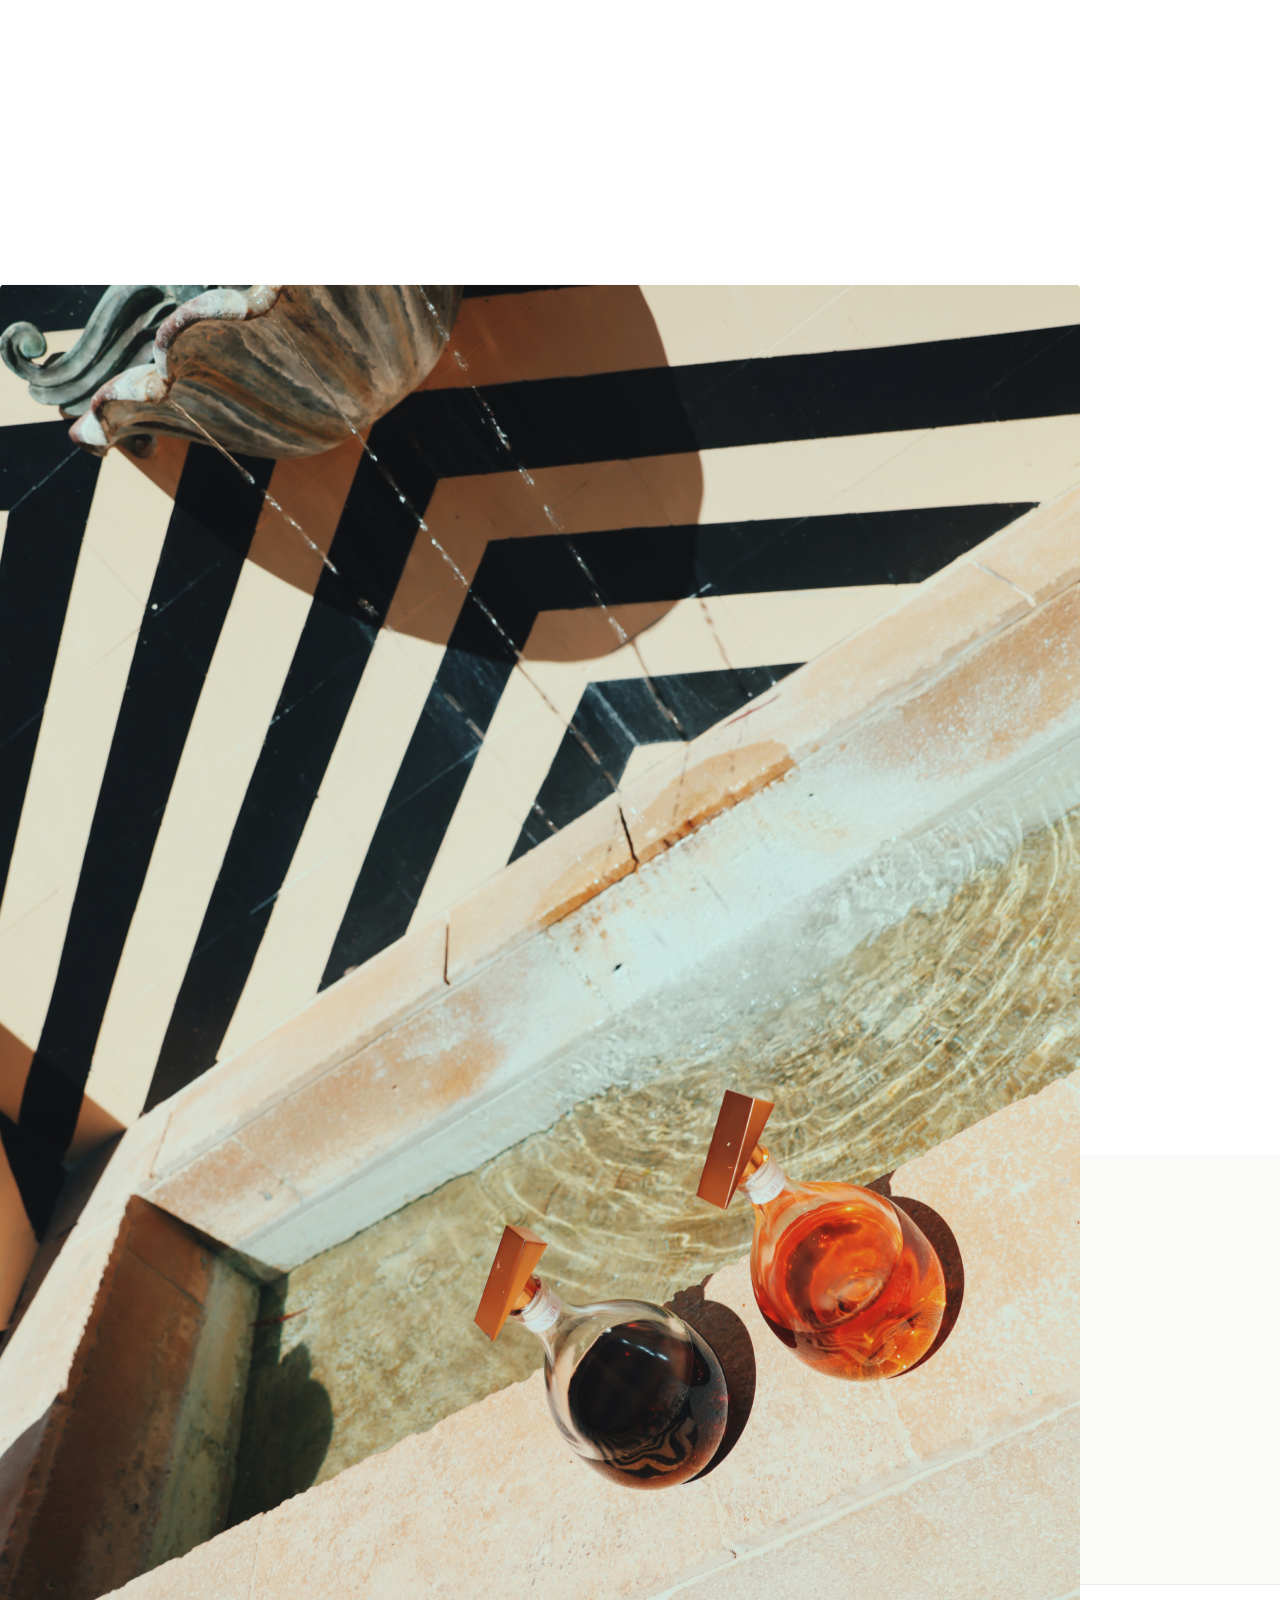
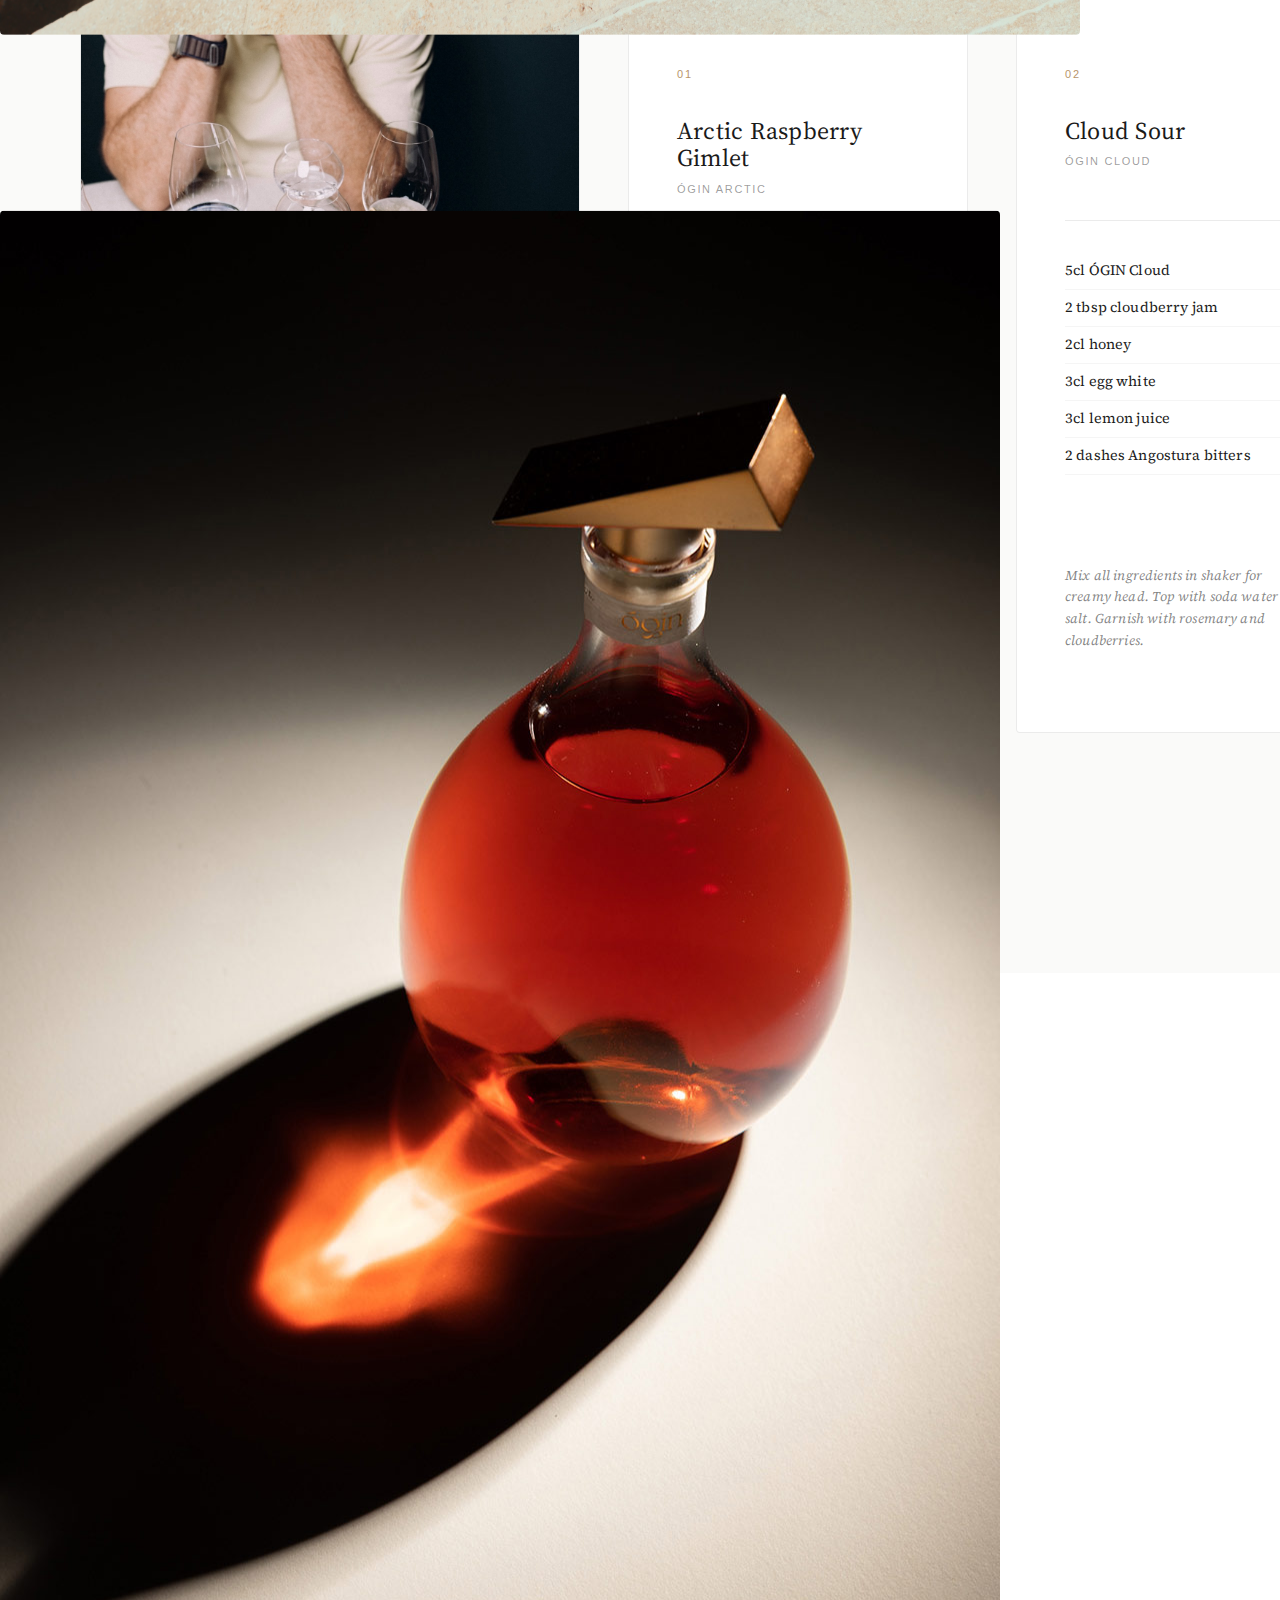
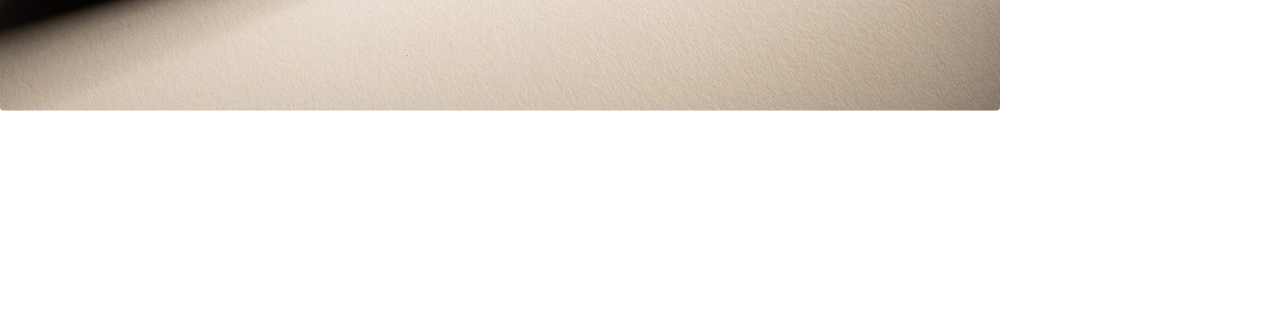
<file: product-arctic.html>
<!DOCTYPE html>
<html lang="en">
<head>
    <meta charset="UTF-8">
    <meta name="viewport" content="width=device-width, initial-scale=1.0">
    <meta name="description" content="ÓGIN Arctic — The Wild, Untamed North. Inspired by sloe gin with Arctic berry juice infusion, vibrant flavor without added sugars.">
    <title>ÓGIN Arctic — ÓGIN Distillery</title>
    <meta property="og:title" content="ÓGIN Arctic — ÓGIN Distillery">
    <meta property="og:description" content="ÓGIN Arctic — The Wild, Untamed North. Inspired by sloe gin with Arctic berry juice infusion, vibrant flavor without added sugars.">
    <meta property="og:url" content="https://ogindistillery.com/product-arctic.html">
    <meta property="og:image" content="https://ogindistillery.com/images/socialpreview.jpg">
    <meta property="og:type" content="website">
    <meta name="twitter:card" content="summary_large_image">
    <meta name="twitter:image" content="https://ogindistillery.com/images/socialpreview.jpg">
    <link rel="canonical" href="https://ogindistillery.com/product-arctic.html">
    <link rel="icon" href="images/ogin.svg" type="image/svg+xml">

    <link rel="preconnect" href="https://fonts.googleapis.com">
    <link rel="preconnect" href="https://fonts.gstatic.com" crossorigin>
    <link href="https://fonts.googleapis.com/css2?family=Source+Serif+4:ital,opsz,wght@0,8..60,400;0,8..60,500;1,8..60,400&display=swap" rel="stylesheet">

    <link rel="stylesheet" href="css/main.css?v=51">
    <link rel="stylesheet" href="css/pages.css?v=19">

    <script type="application/ld+json">
    {
      "@context": "https://schema.org",
      "@type": "Product",
      "name": "ÓGIN Arctic",
      "description": "The Wild, Untamed North. Inspired by sloe gin with Arctic berry juice infusion, vibrant flavor without added sugars.",
      "brand": { "@type": "Brand", "name": "ÓGIN Distillery" },
      "image": "https://ogindistillery.com/images/arctic.jpg",
      "category": "Gin",
      "url": "https://ogindistillery.com/product-arctic.html"
    }
    </script>
</head>
<body>
    <!-- Navigation -->
    <div id="site-nav"></div>
    <script src="js/nav.js"></script>

    <main>
        <section class="section-story product-hero-story">
            <div class="story-split">
                <div class="story-image fade-left">
                    <img src="images/arctic.jpg" alt="ÓGIN Arctic" loading="lazy">
                </div>
                <div class="story-content">
                    <span class="section-label fade-up">Gin</span>
                    <h1 class="section-title fade-up delay-1">ÓGIN Arctic</h1>
                    <p class="product-headline fade-up delay-1">The Wild, Untamed North</p>

                    <div class="product-specs fade-up delay-2">
                        <div class="spec">
                            <span class="spec-label">ABV</span>
                            <span class="spec-value">45.5%</span>
                        </div>
                        <div class="spec">
                            <span class="spec-label">Volume</span>
                            <span class="spec-value">75cl</span>
                        </div>
                        <div class="spec">
                            <span class="spec-label">Vintage</span>
                            <span class="spec-value">2024</span>
                        </div>
                    </div>

                    <div class="product-description fade-up delay-3">
                        <p>Inspired by sloe gin but stands apart with Arctic berry juice infusion—vibrant flavor without added sugars. Northern juniper, bog myrtle, meadowsweet, angelica, fresh currant and coriander leaves create a spirit as untamed as the landscape it comes from.</p>
                    </div>

                    <div class="product-accent-image fade-up delay-3">
                        <img src="images/arctic-secondary.jpg" alt="" loading="lazy">
                    </div>

                    <div class="product-actions fade-up delay-4">
                        <a href="https://www.systembolaget.se/produkt/sprit/ogin-arctic-8530201/" target="_blank" rel="noopener" class="btn btn-primary">Systembolaget</a>
                        <a href="contact.html" class="btn btn-outline">Distributors</a>
                    </div>
                </div>
            </div>
        </section>

        <!-- Gallery -->
        <div class="product-gallery-icon">
            <img src="images/arctic-icon.png" alt="">
            <svg class="icon-circle-text" viewBox="0 0 300 300">
                <defs><path id="arctic-circle" d="M150,150 m-120,0 a120,120 0 1,1 240,0 a120,120 0 1,1 -240,0"/></defs>
                <text><textPath href="#arctic-circle">Wild and untamed like the frozen wilderness · Bold Arctic berries from the northern edge · A spirit shaped by the Arctic ·</textPath></text>
            </svg>
        </div>
        <div class="product-gallery">
            <div class="product-gallery-img"><img src="images/arctic/3F9A4246.jpg" alt="" loading="lazy"></div>
            <div class="product-gallery-img"><img src="images/arctic/3F9A4255.jpg" alt="" loading="lazy"></div>
            <div class="product-gallery-img"><img src="images/arctic/3F9A4415.jpg" alt="" loading="lazy"></div>
            <div class="product-gallery-img"><img src="images/arctic/IMG_0001_2.jpg" alt="" loading="lazy"></div>
            <div class="product-gallery-img"><img src="images/arctic/etoile-post.png" alt="" loading="lazy"></div>

        </div>

        <!-- Cocktails -->
        <section class="section section-cocktails">
            <div class="container cocktails-header">
                <div>
                    <span class="section-label fade-up">Serve</span>
                    <h2 class="section-title fade-up delay-1">Signature Cocktails</h2>
                </div>
                <div class="cocktails-nav fade-up delay-1">
                    <button class="cocktails-arrow cocktails-prev" aria-label="Previous">
                        <svg width="20" height="20" viewBox="0 0 20 20" fill="none">
                            <path d="M16 10H4M4 10L9 5M4 10L9 15" stroke="currentColor" stroke-width="1.5" stroke-linecap="round" stroke-linejoin="round"/>
                        </svg>
                    </button>
                    <button class="cocktails-arrow cocktails-next" aria-label="Next">
                        <svg width="20" height="20" viewBox="0 0 20 20" fill="none">
                            <path d="M4 10H16M16 10L11 5M16 10L11 15" stroke="currentColor" stroke-width="1.5" stroke-linecap="round" stroke-linejoin="round"/>
                        </svg>
                    </button>
                </div>
            </div>
            <div class="cocktails-track">
                <div class="cocktail-card cocktail-card-image">
                    <img src="images/3F9A4784.jpeg" alt="Cocktail preparation" loading="lazy">
                </div>
                <div class="cocktail-card">
                    <div class="cocktail-number">01</div>
                    <h3 class="cocktail-name">Arctic Raspberry Gimlet</h3>
                    <span class="cocktail-spirit">ÓGIN Arctic</span>
                    <ul class="cocktail-ingredients">
                        <li>5cl ÓGIN Arctic</li>
                        <li>5–6 leaves of bog myrtle</li>
                        <li>3cl lime juice</li>
                        <li>2cl simple syrup</li>
                    </ul>
                    <p class="cocktail-method">Garnish with arctic raspberries and bog myrtle. Serve over clear ice with cold neutral tonic water.</p>
                </div>
                <div class="cocktail-card">
                    <div class="cocktail-number">02</div>
                    <h3 class="cocktail-name">Cloud Sour</h3>
                    <span class="cocktail-spirit">ÓGIN Cloud</span>
                    <ul class="cocktail-ingredients">
                        <li>5cl ÓGIN Cloud</li>
                        <li>2 tbsp cloudberry jam</li>
                        <li>2cl honey</li>
                        <li>3cl egg white</li>
                        <li>3cl lemon juice</li>
                        <li>2 dashes Angostura bitters</li>
                    </ul>
                    <p class="cocktail-method">Mix all ingredients in shaker for creamy head. Top with soda water and salt. Garnish with rosemary and cloudberries.</p>
                </div>
                <div class="cocktail-card cocktail-card-image">
                    <img src="images/3F9A0025.jpg" alt="Cocktail preparation" loading="lazy">
                </div>
                <div class="cocktail-card">
                    <div class="cocktail-number">03</div>
                    <h3 class="cocktail-name">Nature &amp; Tonic</h3>
                    <span class="cocktail-spirit">ÓGIN Nature</span>
                    <ul class="cocktail-ingredients">
                        <li>5cl ÓGIN Nature</li>
                        <li>0.5cl lemon juice</li>
                        <li>Arctic raspberries</li>
                        <li>Pine shoots and bog myrtle</li>
                    </ul>
                    <p class="cocktail-method">Serve over clear ice with cold neutral tonic water. Alternative: substitute with rosemary, regular raspberries, and extra lemon.</p>
                </div>
                <div class="cocktail-card">
                    <div class="cocktail-number">04</div>
                    <h3 class="cocktail-name">Barrel Martini</h3>
                    <span class="cocktail-spirit">ÓGIN Barrel</span>
                    <ul class="cocktail-ingredients">
                        <li>7cl ÓGIN Barrel</li>
                        <li>1cl dry vermouth</li>
                        <li>Olives</li>
                    </ul>
                    <p class="cocktail-method">Stir over clear ice carefully to limit dilution. Garnish with one or two olives.</p>
                </div>
                <div class="cocktail-card">
                    <div class="cocktail-number">05</div>
                    <h3 class="cocktail-name">Pink Gin Fizz</h3>
                    <span class="cocktail-spirit">ÓGIN Pink</span>
                    <ul class="cocktail-ingredients">
                        <li>3cl ÓGIN Pink</li>
                        <li>2cl Aperol</li>
                        <li>2 dashes Angostura bitters</li>
                        <li>2cl agave syrup</li>
                        <li>3cl lemon juice</li>
                        <li>3cl egg white</li>
                        <li>10cl fruity sour beer</li>
                        <li>6cl soda water</li>
                    </ul>
                    <p class="cocktail-method">Garnish with lingonberry salt.</p>
                </div>
            </div>
        </section>
    </main>

    <div id="site-footer"></div>
    <script src="js/footer.js"></script>
    <script src="js/main.js" defer></script>
    <script>
        // Product gallery parallax + background fade
        (function() {
            var gallery = document.querySelector('.product-gallery');
            var imgs = document.querySelectorAll('.product-gallery-img');
            if (!imgs.length || !gallery) return;

            var state = new Map();
            var depths = [0.15, 0.85, 0.4, 0.95];
            imgs.forEach(function(el, i) {
                var depth = depths[i % depths.length];
                var lerp = 0.02 + depth * 0.07;
                var range = 15 + depth * 280;
                state.set(el, { y: 0, lerp: lerp, range: range });
            });

            var bgLerp = 0;

            function tick() {
                var vh = window.innerHeight;
                var rect = gallery.getBoundingClientRect();
                var top = rect.top;
                var bottom = rect.bottom;

                var progress = 0;
                if (top < vh && bottom > 0) {
                    var enterProgress = Math.max(0, Math.min(1, (vh * 0.5 - top) / (vh * 1.0)));
                    var exitProgress = Math.min(1, bottom / (vh * 0.5));
                    progress = Math.min(enterProgress, exitProgress);
                }
                progress = Math.max(0, Math.min(1, progress));

                bgLerp += (progress - bgLerp) * 0.03;
                gallery.style.backgroundColor = 'rgba(91, 15, 19, ' + bgLerp.toFixed(3) + ')';

                imgs.forEach(function(el) {
                    var s = state.get(el);
                    var r = el.getBoundingClientRect();
                    var center = r.top + r.height / 2;
                    var p = (center - vh / 2) / vh;
                    var targetY = p * s.range;
                    s.y += (targetY - s.y) * s.lerp;
                    el.style.transform = 'translateY(' + s.y + 'px)';
                });
                requestAnimationFrame(tick);
            }
            requestAnimationFrame(tick);
        })();

        // Icon visibility + scroll rotation
        (function() {
            var icon = document.querySelector('.product-gallery-icon');
            var gallery = document.querySelector('.product-gallery');
            var circle = icon ? icon.querySelector('.icon-circle-text') : null;
            if (!icon || !gallery) return;
            var wasVisible = false;
            window.addEventListener('scroll', function() {
                var rect = gallery.getBoundingClientRect();
                var vh = window.innerHeight;
                var visible = rect.top < vh * 0.5 && rect.bottom > vh * 0.3;
                if (visible !== wasVisible) {
                    icon.classList.toggle('visible', visible);
                    wasVisible = visible;
                }
                if (circle) {
                    var deg = window.scrollY * 0.08;
                    circle.style.transform = 'translate(-50%, -50%) rotate(' + deg + 'deg)';
                }
            }, { passive: true });
        })();
    </script>
</body>
</html>
</file>
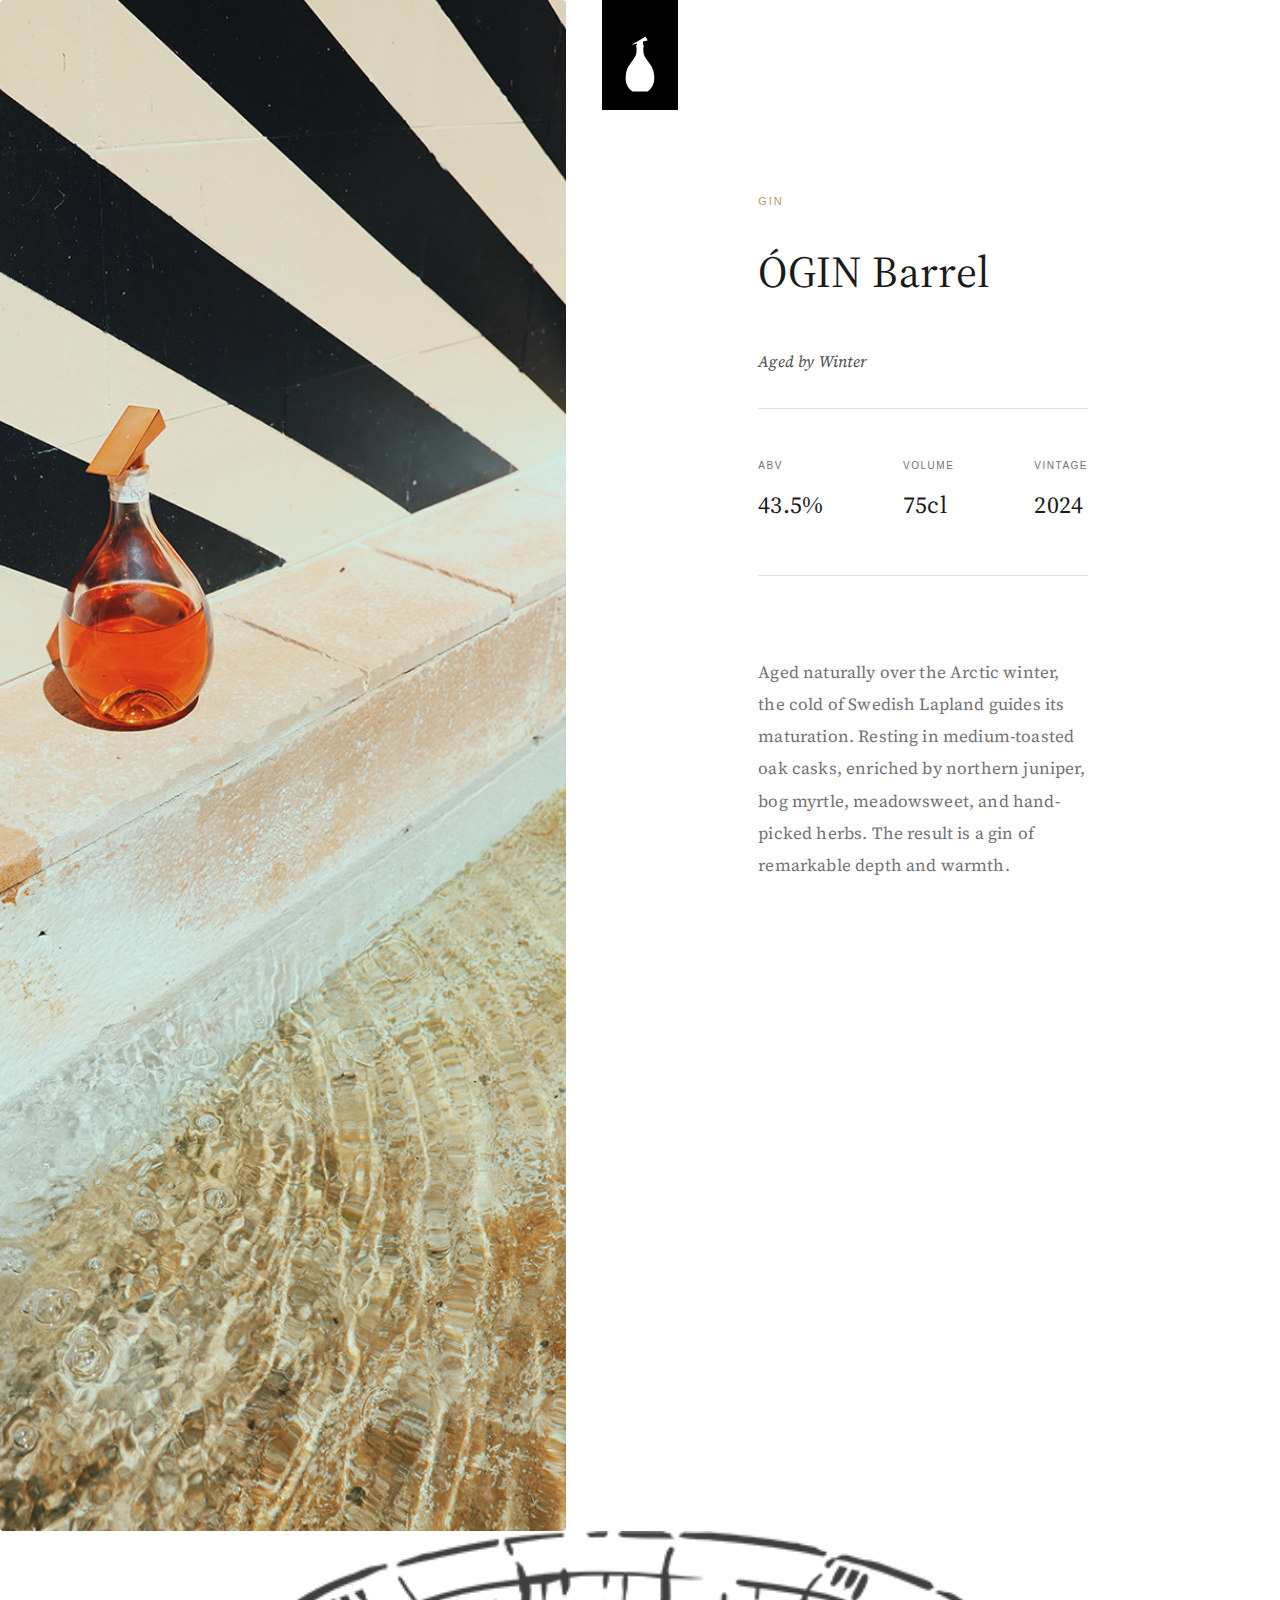
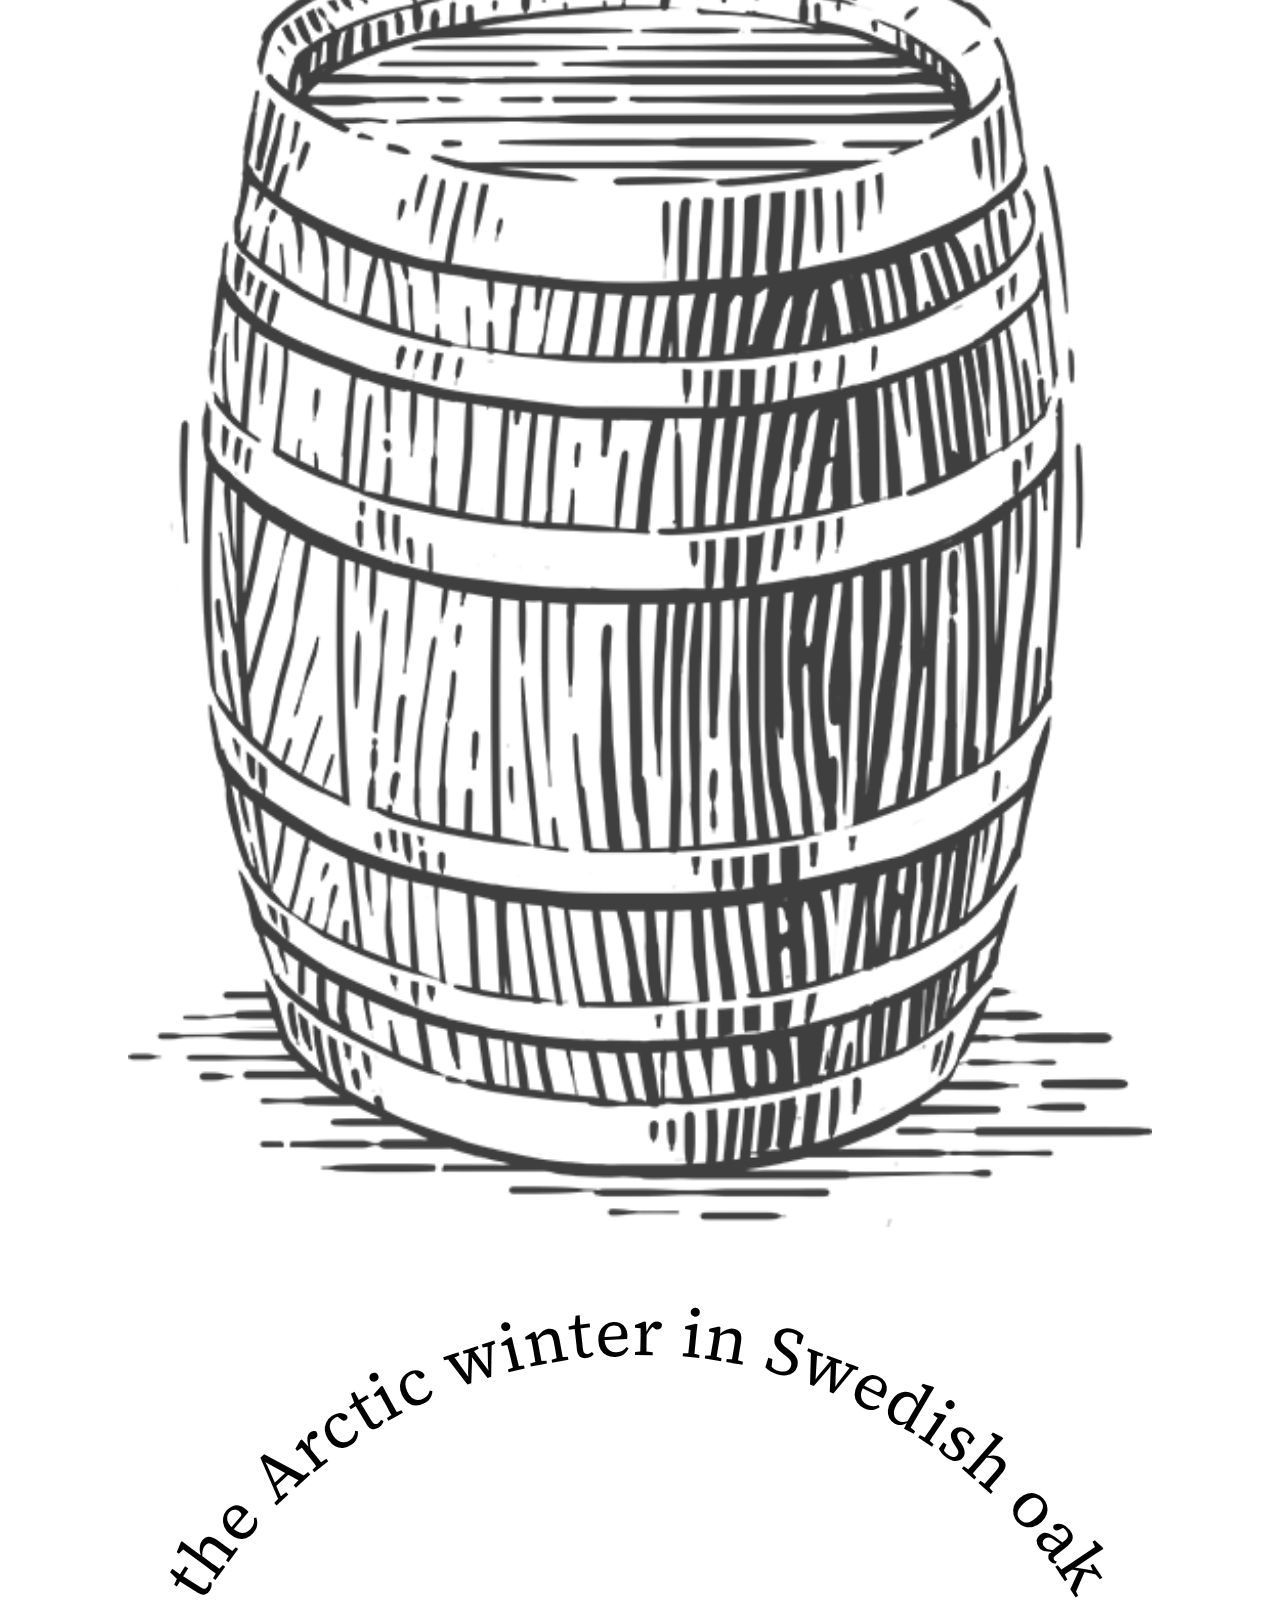
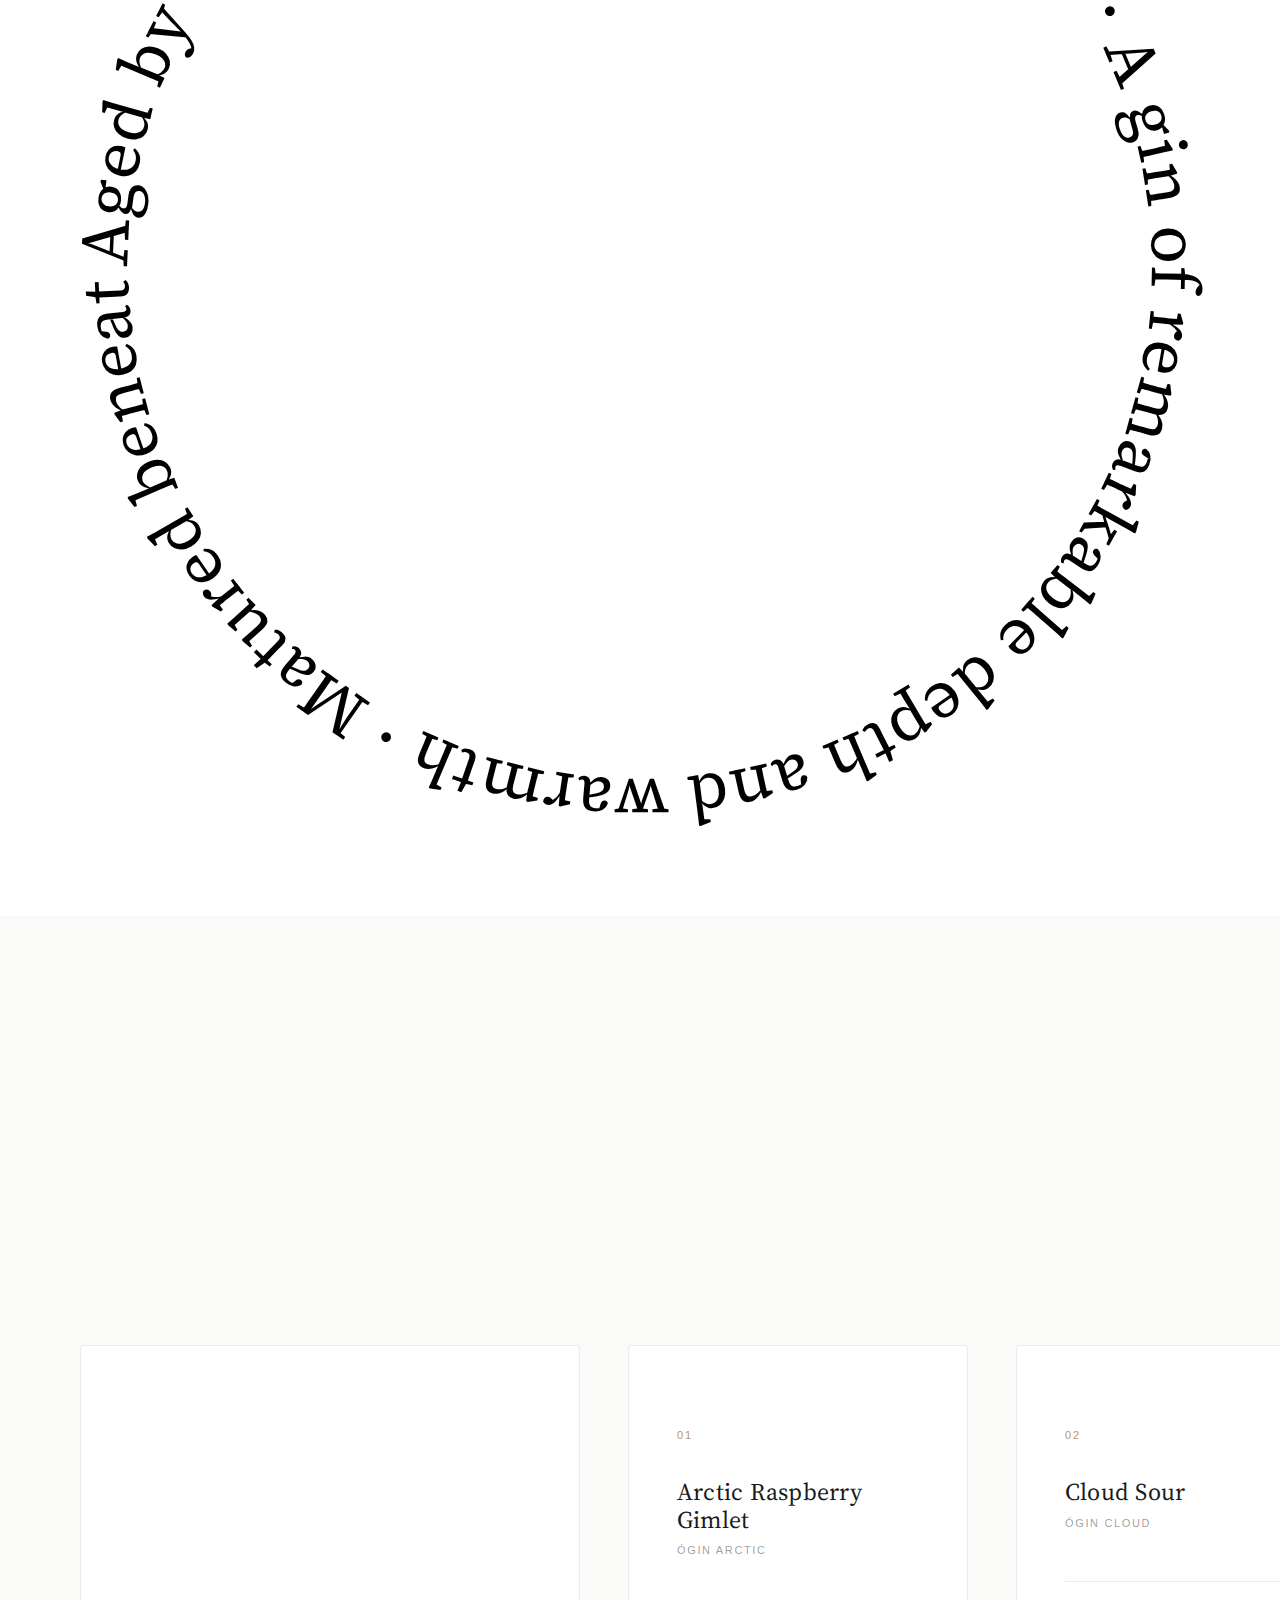
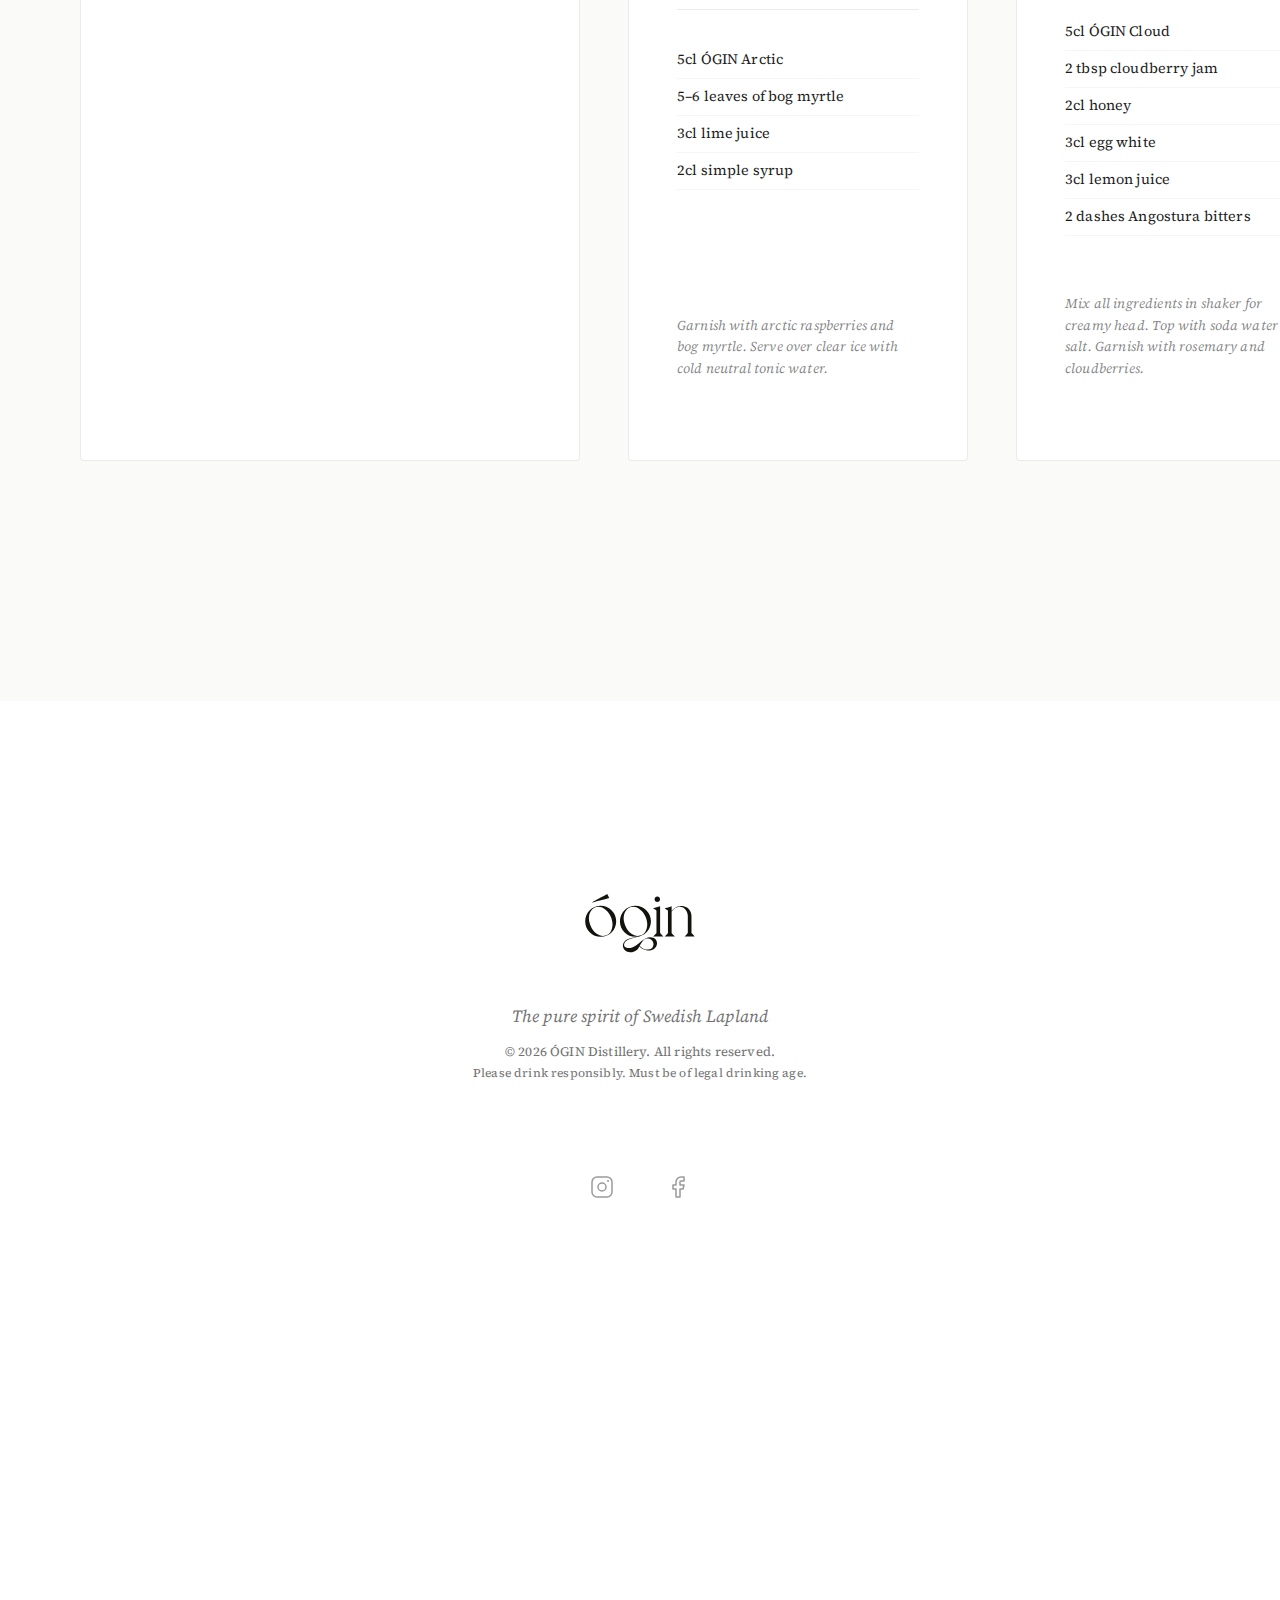
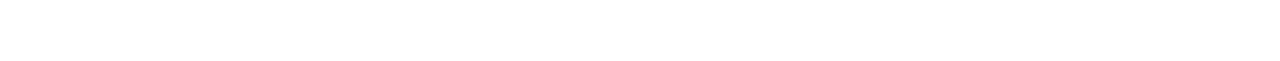
<file: product-barrel.html>
<!DOCTYPE html>
<html lang="en">
<head>
    <meta charset="UTF-8">
    <meta name="viewport" content="width=device-width, initial-scale=1.0">
    <meta name="description" content="ÓGIN Barrel — Aged by Winter. Naturally matured over the Arctic winter in medium-toasted Swedish oak casks.">
    <title>ÓGIN Barrel — ÓGIN Distillery</title>
    <meta property="og:title" content="ÓGIN Barrel — ÓGIN Distillery">
    <meta property="og:description" content="ÓGIN Barrel — Aged by Winter. Naturally matured over the Arctic winter in medium-toasted Swedish oak casks.">
    <meta property="og:url" content="https://ogindistillery.com/product-barrel.html">
    <meta property="og:image" content="https://ogindistillery.com/images/socialpreview.jpg">
    <meta property="og:type" content="website">
    <meta name="twitter:card" content="summary_large_image">
    <meta name="twitter:image" content="https://ogindistillery.com/images/socialpreview.jpg">
    <link rel="canonical" href="https://ogindistillery.com/product-barrel.html">
    <link rel="icon" href="images/ogin.svg" type="image/svg+xml">

    <link rel="preconnect" href="https://fonts.googleapis.com">
    <link rel="preconnect" href="https://fonts.gstatic.com" crossorigin>
    <link href="https://fonts.googleapis.com/css2?family=Source+Serif+4:ital,opsz,wght@0,8..60,400;0,8..60,500;1,8..60,400&display=swap" rel="stylesheet">

    <link rel="stylesheet" href="css/main.css?v=51">
    <link rel="stylesheet" href="css/pages.css?v=19">

    <script type="application/ld+json">
    {
      "@context": "https://schema.org",
      "@type": "Product",
      "name": "ÓGIN Barrel",
      "description": "Aged by Winter. Naturally matured over the Arctic winter in medium-toasted Swedish oak casks.",
      "brand": { "@type": "Brand", "name": "ÓGIN Distillery" },
      "image": "https://ogindistillery.com/images/barrel.jpg",
      "category": "Gin",
      "url": "https://ogindistillery.com/product-barrel.html"
    }
    </script>
</head>
<body>
    <!-- Navigation -->
    <div id="site-nav"></div>
    <script src="js/nav.js"></script>

    <main>
        <section class="section-story product-hero-story">
            <div class="story-split">
                <div class="story-image fade-left">
                    <img src="images/barrel.jpg" alt="ÓGIN Barrel" loading="lazy">
                </div>
                <div class="story-content">
                    <span class="section-label fade-up">Gin</span>
                    <h1 class="section-title fade-up delay-1">ÓGIN Barrel</h1>
                    <p class="product-headline fade-up delay-1">Aged by Winter</p>

                    <div class="product-specs fade-up delay-2">
                        <div class="spec">
                            <span class="spec-label">ABV</span>
                            <span class="spec-value">43.5%</span>
                        </div>
                        <div class="spec">
                            <span class="spec-label">Volume</span>
                            <span class="spec-value">75cl</span>
                        </div>
                        <div class="spec">
                            <span class="spec-label">Vintage</span>
                            <span class="spec-value">2024</span>
                        </div>
                    </div>

                    <div class="product-description fade-up delay-3">
                        <p>Aged naturally over the Arctic winter, the cold of Swedish Lapland guides its maturation. Resting in medium-toasted oak casks, enriched by northern juniper, bog myrtle, meadowsweet, and hand-picked herbs. The result is a gin of remarkable depth and warmth.</p>
                    </div>

                    <div class="product-accent-image fade-up delay-3">
                        <img src="images/cask.jpg" alt="" loading="lazy">
                    </div>

                    <div class="product-actions fade-up delay-4">
                        <a href="https://www.systembolaget.se/produkt/sprit/ogin-barrel-8571001/" target="_blank" rel="noopener" class="btn btn-primary">Systembolaget</a>
                        <a href="contact.html" class="btn btn-outline">Distributors</a>
                    </div>
                </div>
            </div>
        </section>

        <!-- Gallery -->
        <div class="product-gallery-icon">
            <img src="images/barrel-icon.png" alt="" style="width: 80%; margin: 0 auto; display: block;">
            <svg class="icon-circle-text" viewBox="0 0 300 300">
                <defs><path id="barrel-circle" d="M150,150 m-120,0 a120,120 0 1,1 240,0 a120,120 0 1,1 -240,0"/></defs>
                <text><textPath href="#barrel-circle">Aged by the Arctic winter in Swedish oak · A gin of remarkable depth and warmth · Matured beneath the northern sky ·</textPath></text>
            </svg>
        </div>
        <div class="product-gallery">
            <div class="product-gallery-img"><img src="images/barrel/3F9A3929.jpg" alt="" loading="lazy"></div>
            <div class="product-gallery-img"><img src="images/barrel/3F9A3931.jpg" alt="" loading="lazy"></div>
            <div class="product-gallery-img"><img src="images/barrel/3F9A4768.jpg" alt="" loading="lazy"></div>
            <div class="product-gallery-img"><img src="images/barrel/L1060764.jpg" alt="" loading="lazy"></div>
            <div class="product-gallery-img"><img src="images/barrel/L1070334.jpg" alt="" loading="lazy"></div>
        </div>

        <!-- Cocktails -->
        <section class="section section-cocktails">
            <div class="container cocktails-header">
                <div>
                    <span class="section-label fade-up">Serve</span>
                    <h2 class="section-title fade-up delay-1">Signature Cocktails</h2>
                </div>
                <div class="cocktails-nav fade-up delay-1">
                    <button class="cocktails-arrow cocktails-prev" aria-label="Previous">
                        <svg width="20" height="20" viewBox="0 0 20 20" fill="none">
                            <path d="M16 10H4M4 10L9 5M4 10L9 15" stroke="currentColor" stroke-width="1.5" stroke-linecap="round" stroke-linejoin="round"/>
                        </svg>
                    </button>
                    <button class="cocktails-arrow cocktails-next" aria-label="Next">
                        <svg width="20" height="20" viewBox="0 0 20 20" fill="none">
                            <path d="M4 10H16M16 10L11 5M16 10L11 15" stroke="currentColor" stroke-width="1.5" stroke-linecap="round" stroke-linejoin="round"/>
                        </svg>
                    </button>
                </div>
            </div>
            <div class="cocktails-track">
                <div class="cocktail-card cocktail-card-image">
                    <img src="images/3F9A4784.jpeg" alt="Cocktail preparation" loading="lazy">
                </div>
                <div class="cocktail-card">
                    <div class="cocktail-number">01</div>
                    <h3 class="cocktail-name">Arctic Raspberry Gimlet</h3>
                    <span class="cocktail-spirit">ÓGIN Arctic</span>
                    <ul class="cocktail-ingredients">
                        <li>5cl ÓGIN Arctic</li>
                        <li>5–6 leaves of bog myrtle</li>
                        <li>3cl lime juice</li>
                        <li>2cl simple syrup</li>
                    </ul>
                    <p class="cocktail-method">Garnish with arctic raspberries and bog myrtle. Serve over clear ice with cold neutral tonic water.</p>
                </div>
                <div class="cocktail-card">
                    <div class="cocktail-number">02</div>
                    <h3 class="cocktail-name">Cloud Sour</h3>
                    <span class="cocktail-spirit">ÓGIN Cloud</span>
                    <ul class="cocktail-ingredients">
                        <li>5cl ÓGIN Cloud</li>
                        <li>2 tbsp cloudberry jam</li>
                        <li>2cl honey</li>
                        <li>3cl egg white</li>
                        <li>3cl lemon juice</li>
                        <li>2 dashes Angostura bitters</li>
                    </ul>
                    <p class="cocktail-method">Mix all ingredients in shaker for creamy head. Top with soda water and salt. Garnish with rosemary and cloudberries.</p>
                </div>
                <div class="cocktail-card cocktail-card-image">
                    <img src="images/3F9A0025.jpg" alt="Cocktail preparation" loading="lazy">
                </div>
                <div class="cocktail-card">
                    <div class="cocktail-number">03</div>
                    <h3 class="cocktail-name">Nature &amp; Tonic</h3>
                    <span class="cocktail-spirit">ÓGIN Nature</span>
                    <ul class="cocktail-ingredients">
                        <li>5cl ÓGIN Nature</li>
                        <li>0.5cl lemon juice</li>
                        <li>Arctic raspberries</li>
                        <li>Pine shoots and bog myrtle</li>
                    </ul>
                    <p class="cocktail-method">Serve over clear ice with cold neutral tonic water. Alternative: substitute with rosemary, regular raspberries, and extra lemon.</p>
                </div>
                <div class="cocktail-card">
                    <div class="cocktail-number">04</div>
                    <h3 class="cocktail-name">Barrel Martini</h3>
                    <span class="cocktail-spirit">ÓGIN Barrel</span>
                    <ul class="cocktail-ingredients">
                        <li>7cl ÓGIN Barrel</li>
                        <li>1cl dry vermouth</li>
                        <li>Olives</li>
                    </ul>
                    <p class="cocktail-method">Stir over clear ice carefully to limit dilution. Garnish with one or two olives.</p>
                </div>
                <div class="cocktail-card">
                    <div class="cocktail-number">05</div>
                    <h3 class="cocktail-name">Pink Gin Fizz</h3>
                    <span class="cocktail-spirit">ÓGIN Pink</span>
                    <ul class="cocktail-ingredients">
                        <li>3cl ÓGIN Pink</li>
                        <li>2cl Aperol</li>
                        <li>2 dashes Angostura bitters</li>
                        <li>2cl agave syrup</li>
                        <li>3cl lemon juice</li>
                        <li>3cl egg white</li>
                        <li>10cl fruity sour beer</li>
                        <li>6cl soda water</li>
                    </ul>
                    <p class="cocktail-method">Garnish with lingonberry salt.</p>
                </div>
            </div>
        </section>
    </main>

    <div id="site-footer"></div>
    <script src="js/footer.js"></script>
    <script src="js/main.js" defer></script>
    <script>
        // Product gallery parallax + background fade
        (function() {
            var gallery = document.querySelector('.product-gallery');
            var imgs = document.querySelectorAll('.product-gallery-img');
            if (!imgs.length || !gallery) return;

            var state = new Map();
            var depths = [0.15, 0.85, 0.4, 0.95];
            imgs.forEach(function(el, i) {
                var depth = depths[i % depths.length];
                var lerp = 0.02 + depth * 0.07;
                var range = 15 + depth * 280;
                state.set(el, { y: 0, lerp: lerp, range: range });
            });

            var bgLerp = 0;

            function tick() {
                var vh = window.innerHeight;
                var rect = gallery.getBoundingClientRect();
                var top = rect.top;
                var bottom = rect.bottom;

                var progress = 0;
                if (top < vh && bottom > 0) {
                    var enterProgress = Math.max(0, Math.min(1, (vh * 0.5 - top) / (vh * 1.0)));
                    var exitProgress = Math.min(1, bottom / (vh * 0.5));
                    progress = Math.min(enterProgress, exitProgress);
                }
                progress = Math.max(0, Math.min(1, progress));

                bgLerp += (progress - bgLerp) * 0.03;
                gallery.style.backgroundColor = 'rgba(255, 245, 197, ' + bgLerp.toFixed(3) + ')';

                imgs.forEach(function(el) {
                    var s = state.get(el);
                    var r = el.getBoundingClientRect();
                    var center = r.top + r.height / 2;
                    var p = (center - vh / 2) / vh;
                    var targetY = p * s.range;
                    s.y += (targetY - s.y) * s.lerp;
                    el.style.transform = 'translateY(' + s.y + 'px)';
                });
                requestAnimationFrame(tick);
            }
            requestAnimationFrame(tick);
        })();

        // Icon visibility + scroll rotation
        (function() {
            var icon = document.querySelector('.product-gallery-icon');
            var gallery = document.querySelector('.product-gallery');
            var circle = icon ? icon.querySelector('.icon-circle-text') : null;
            if (!icon || !gallery) return;
            var wasVisible = false;
            window.addEventListener('scroll', function() {
                var rect = gallery.getBoundingClientRect();
                var vh = window.innerHeight;
                var visible = rect.top < vh * 0.5 && rect.bottom > vh * 0.3;
                if (visible !== wasVisible) {
                    icon.classList.toggle('visible', visible);
                    wasVisible = visible;
                }
                if (circle) {
                    var deg = window.scrollY * 0.08;
                    circle.style.transform = 'translate(-50%, -50%) rotate(' + deg + 'deg)';
                }
            }, { passive: true });
        })();
    </script>
</body>
</html>
</file>
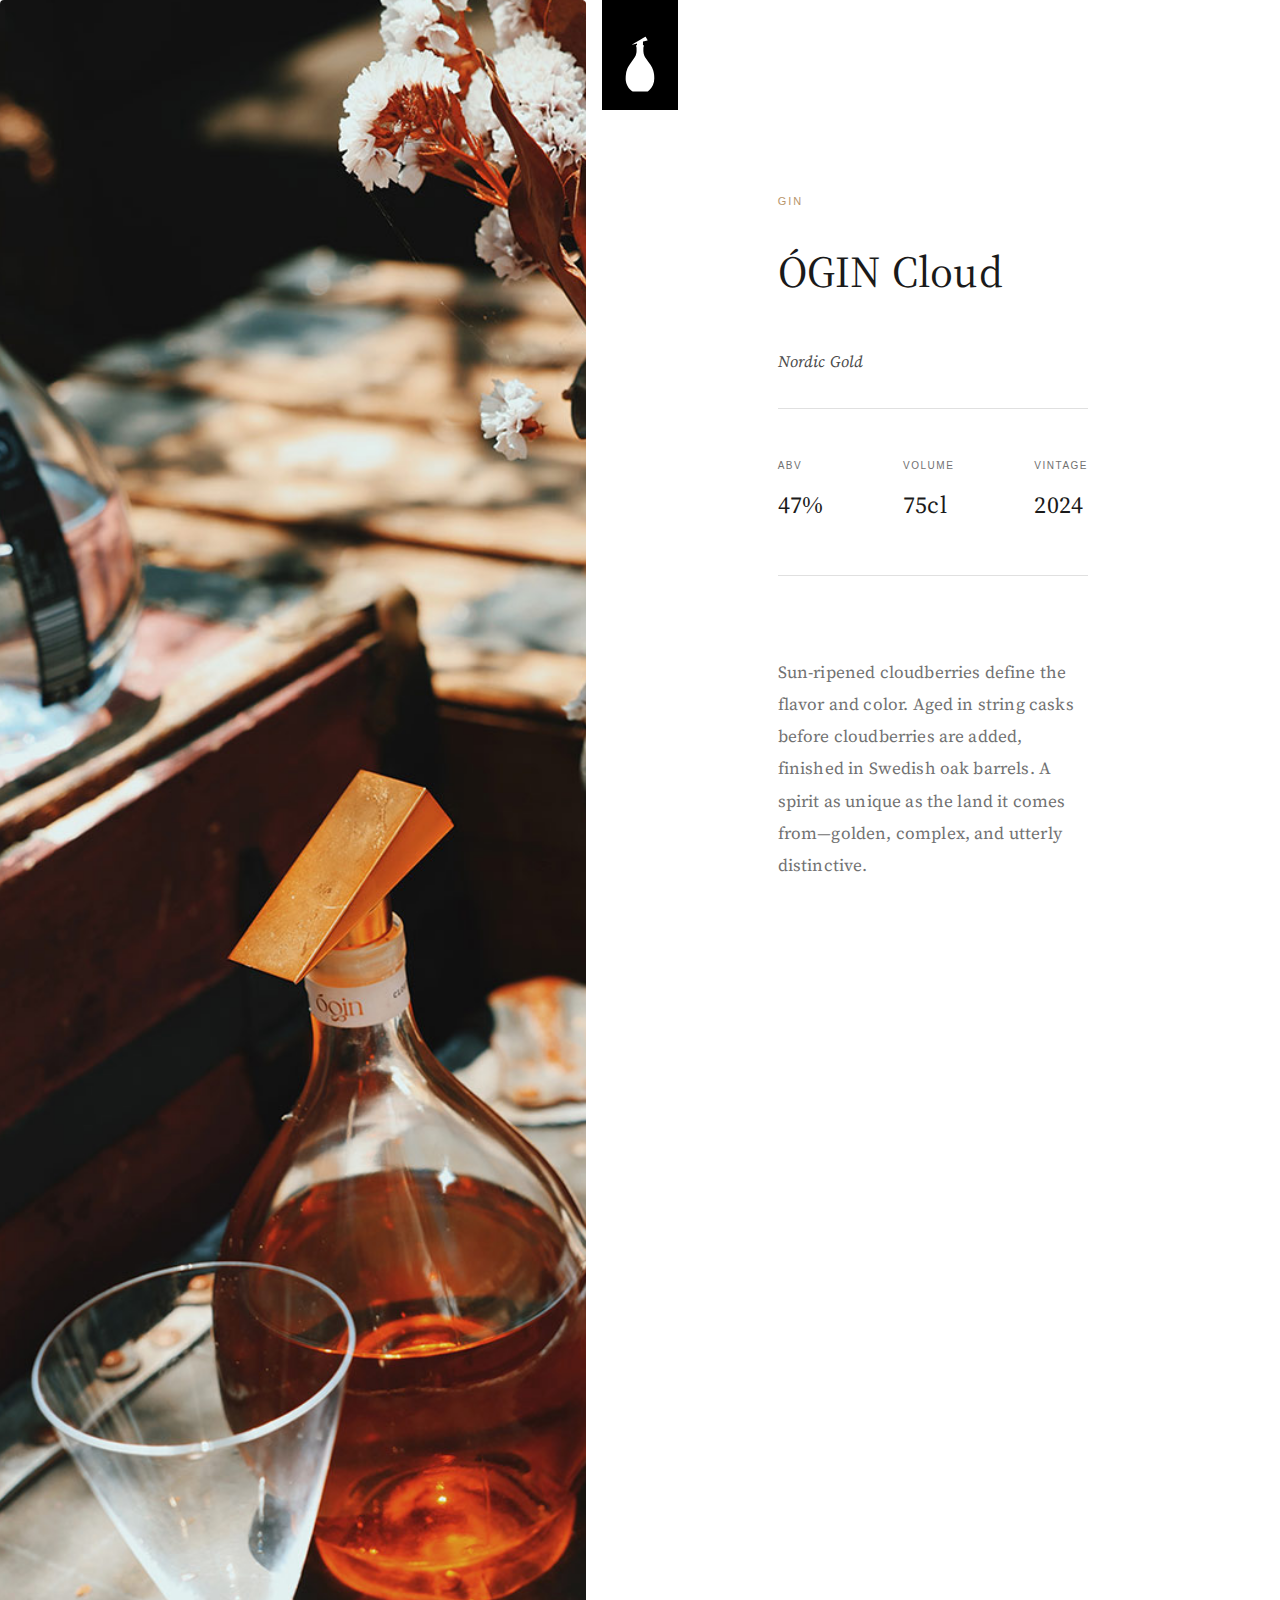
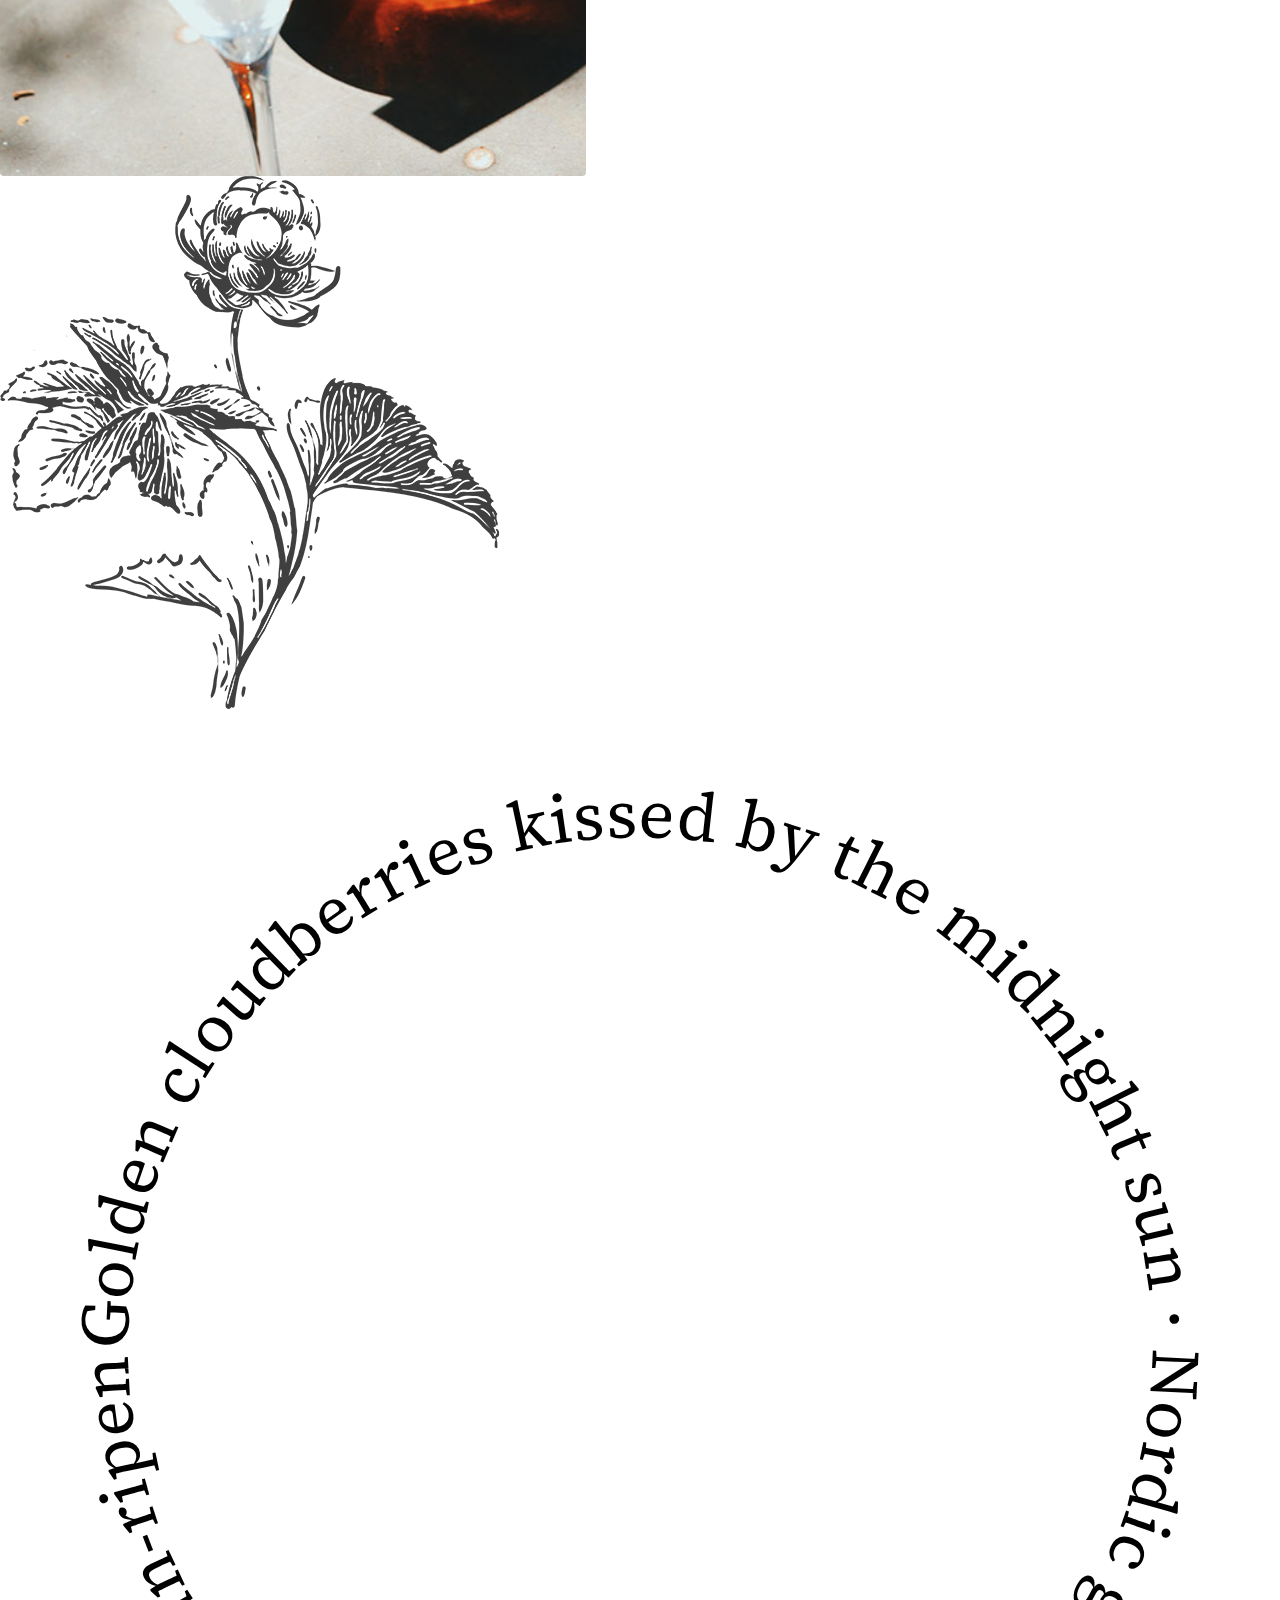
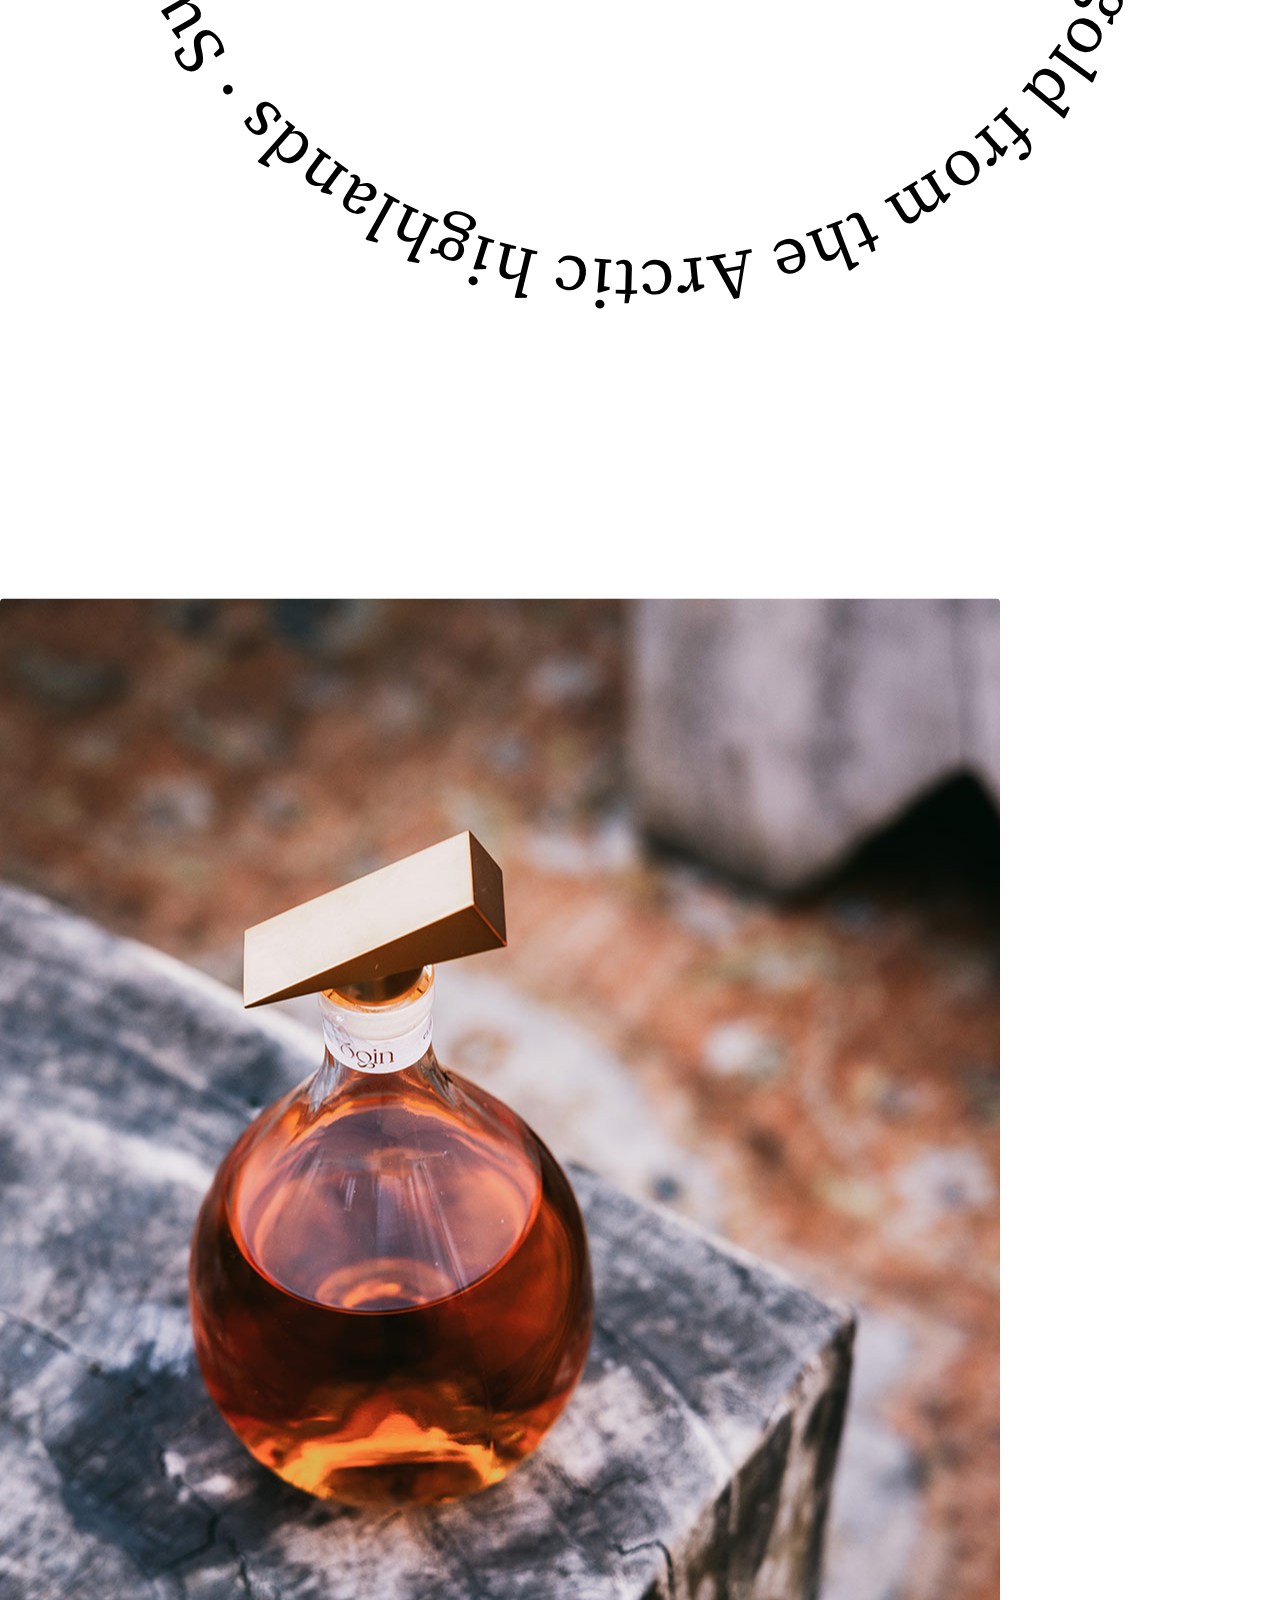
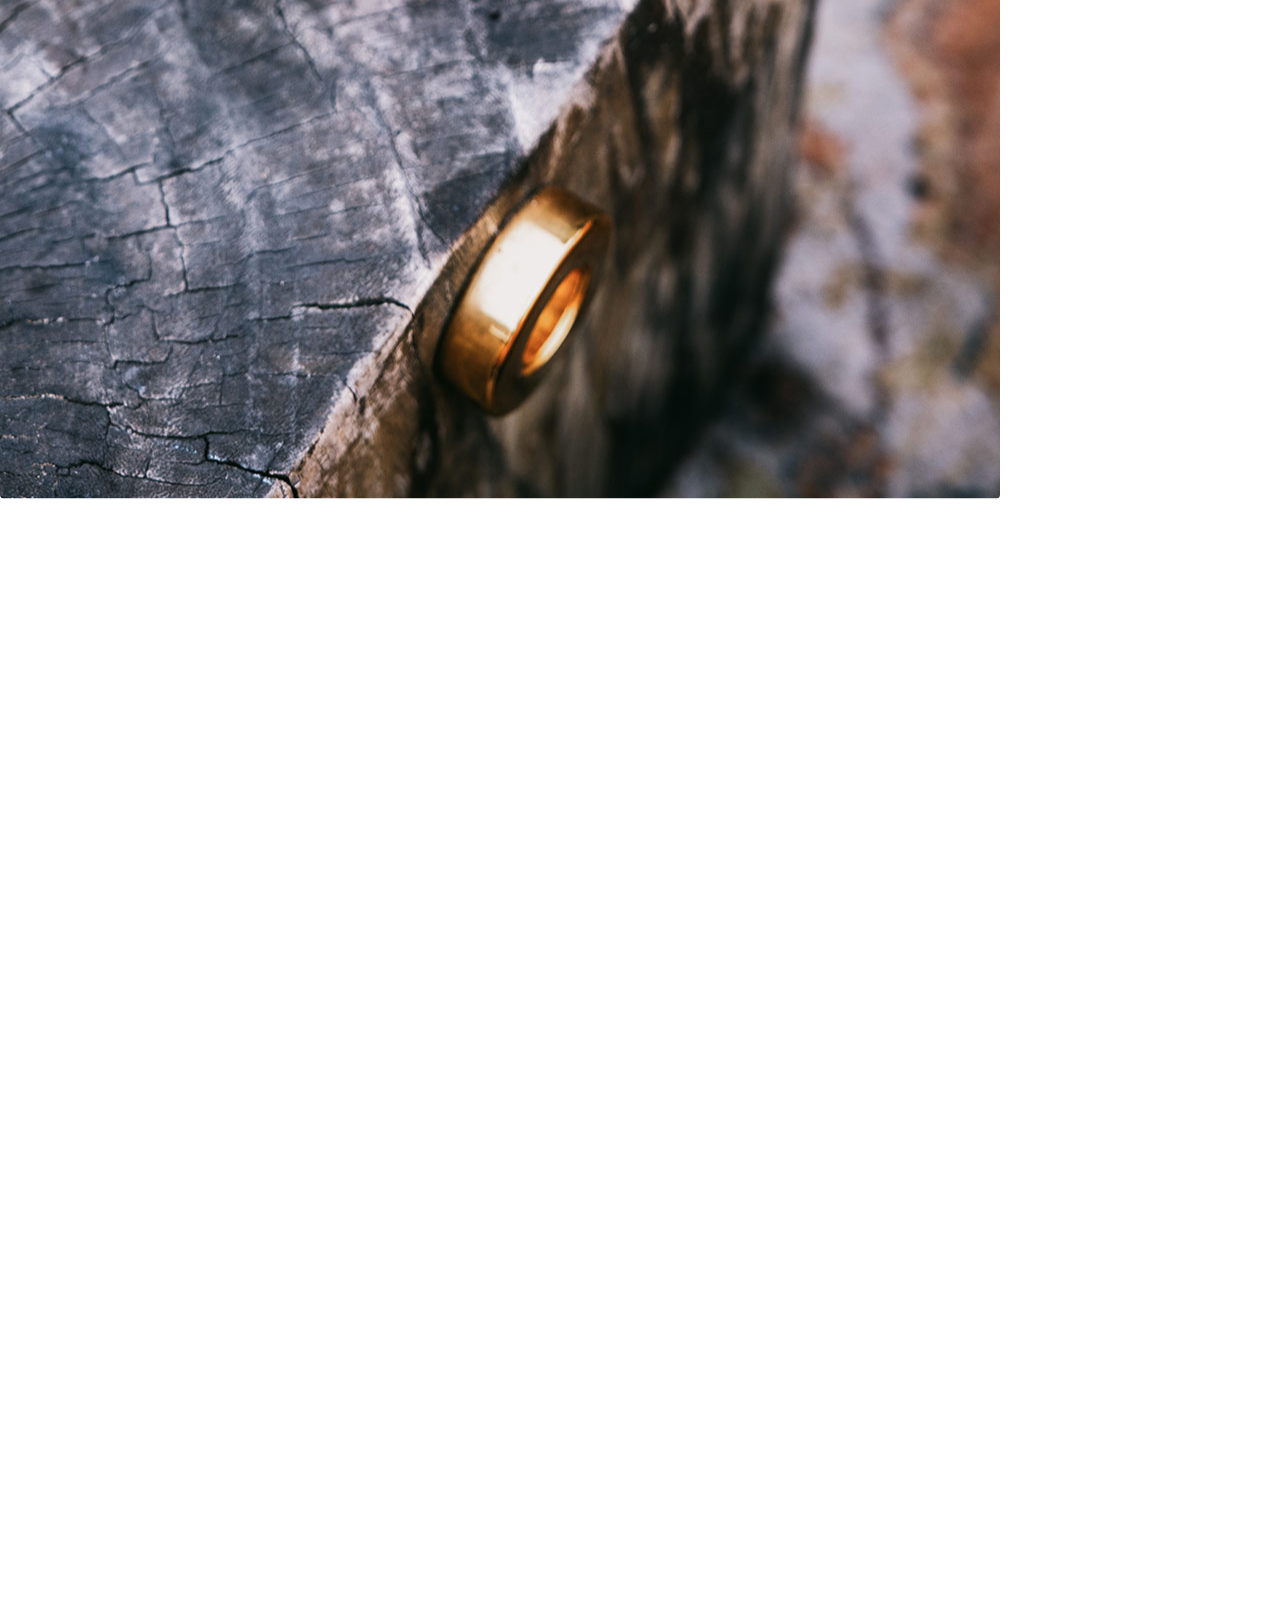
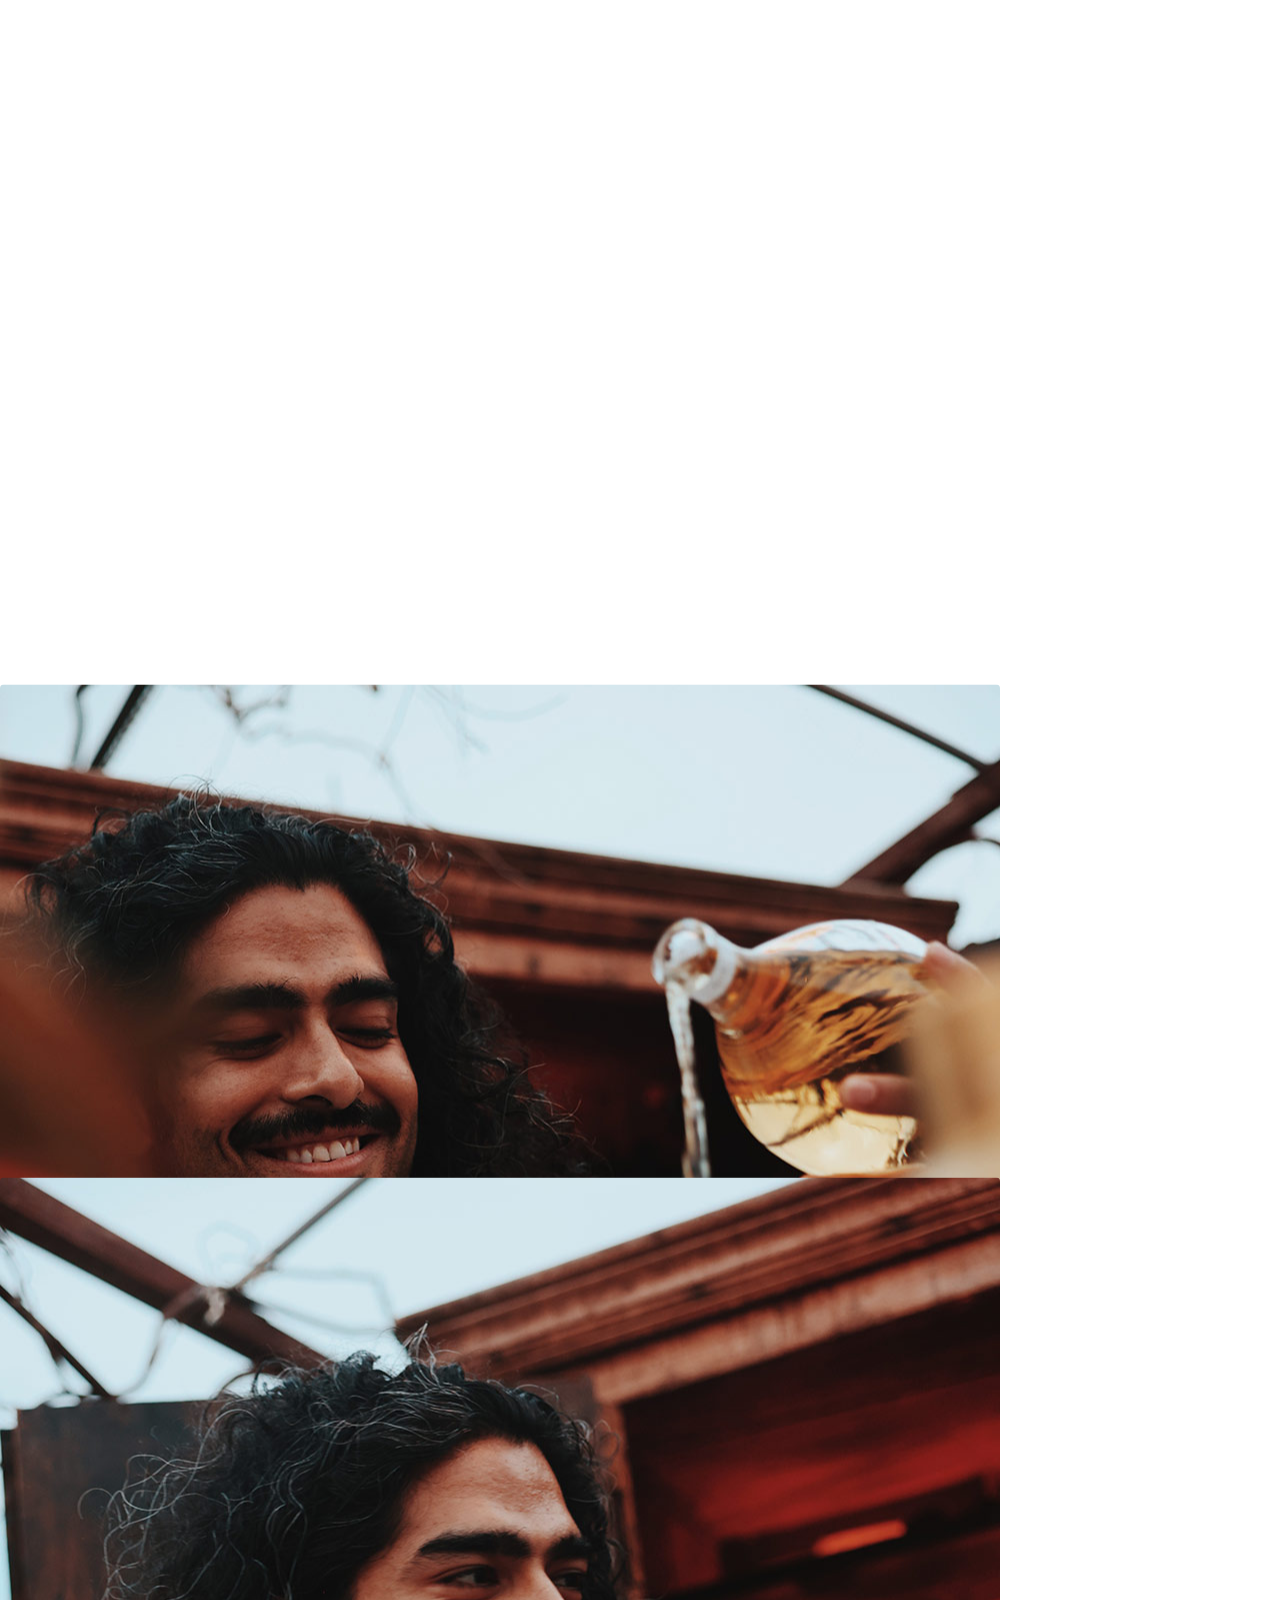
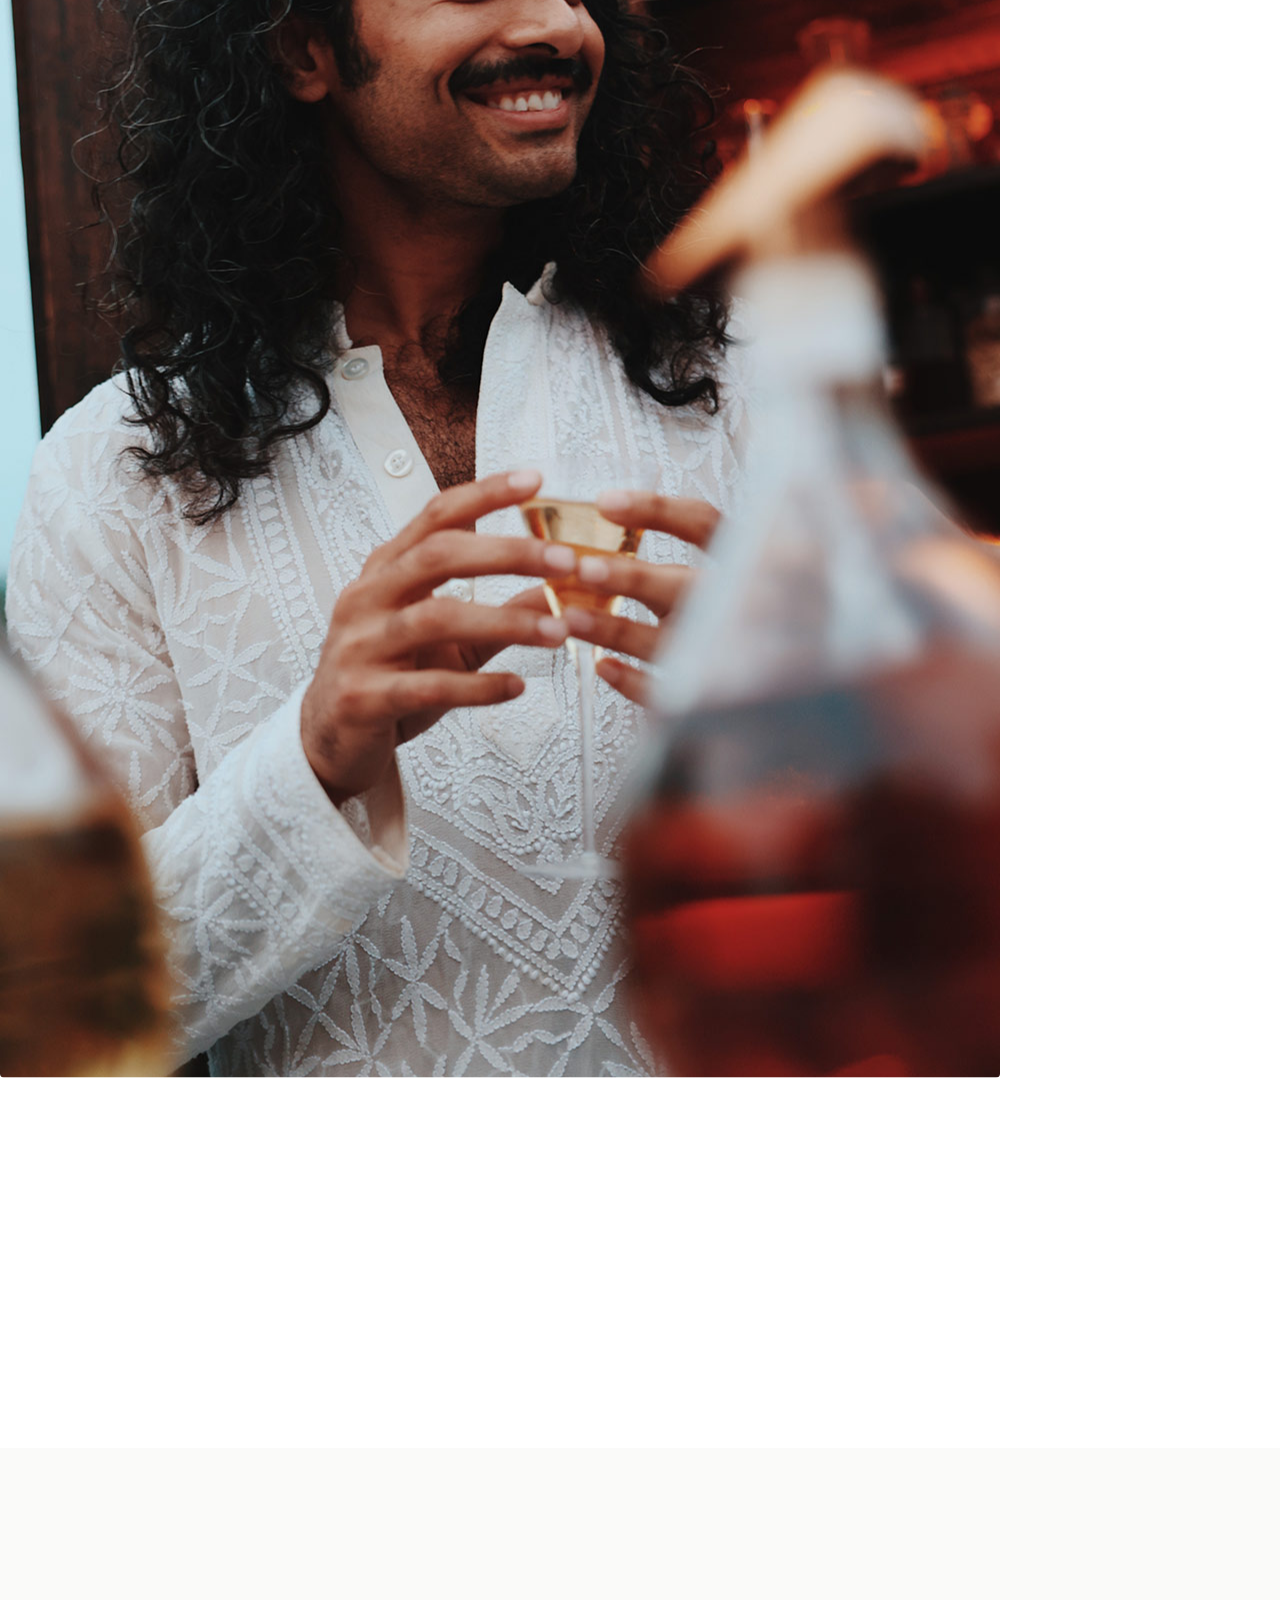
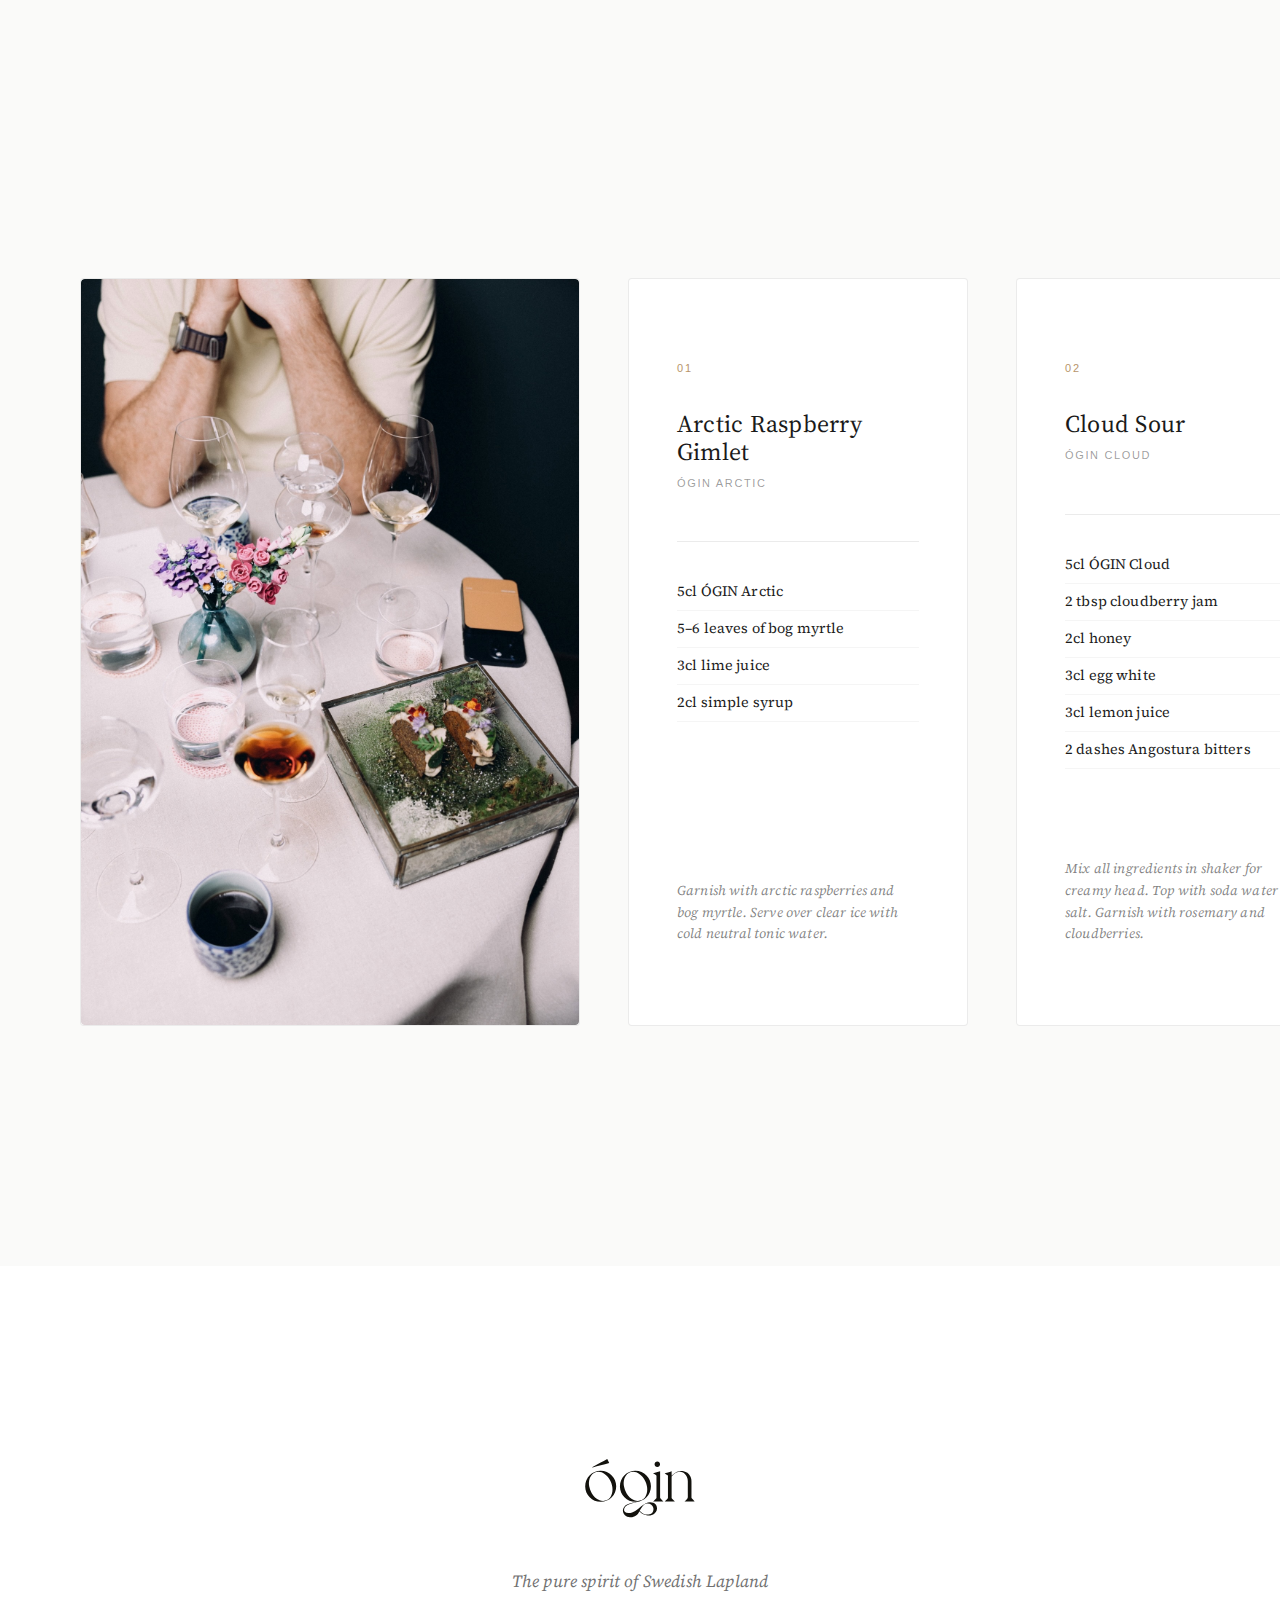
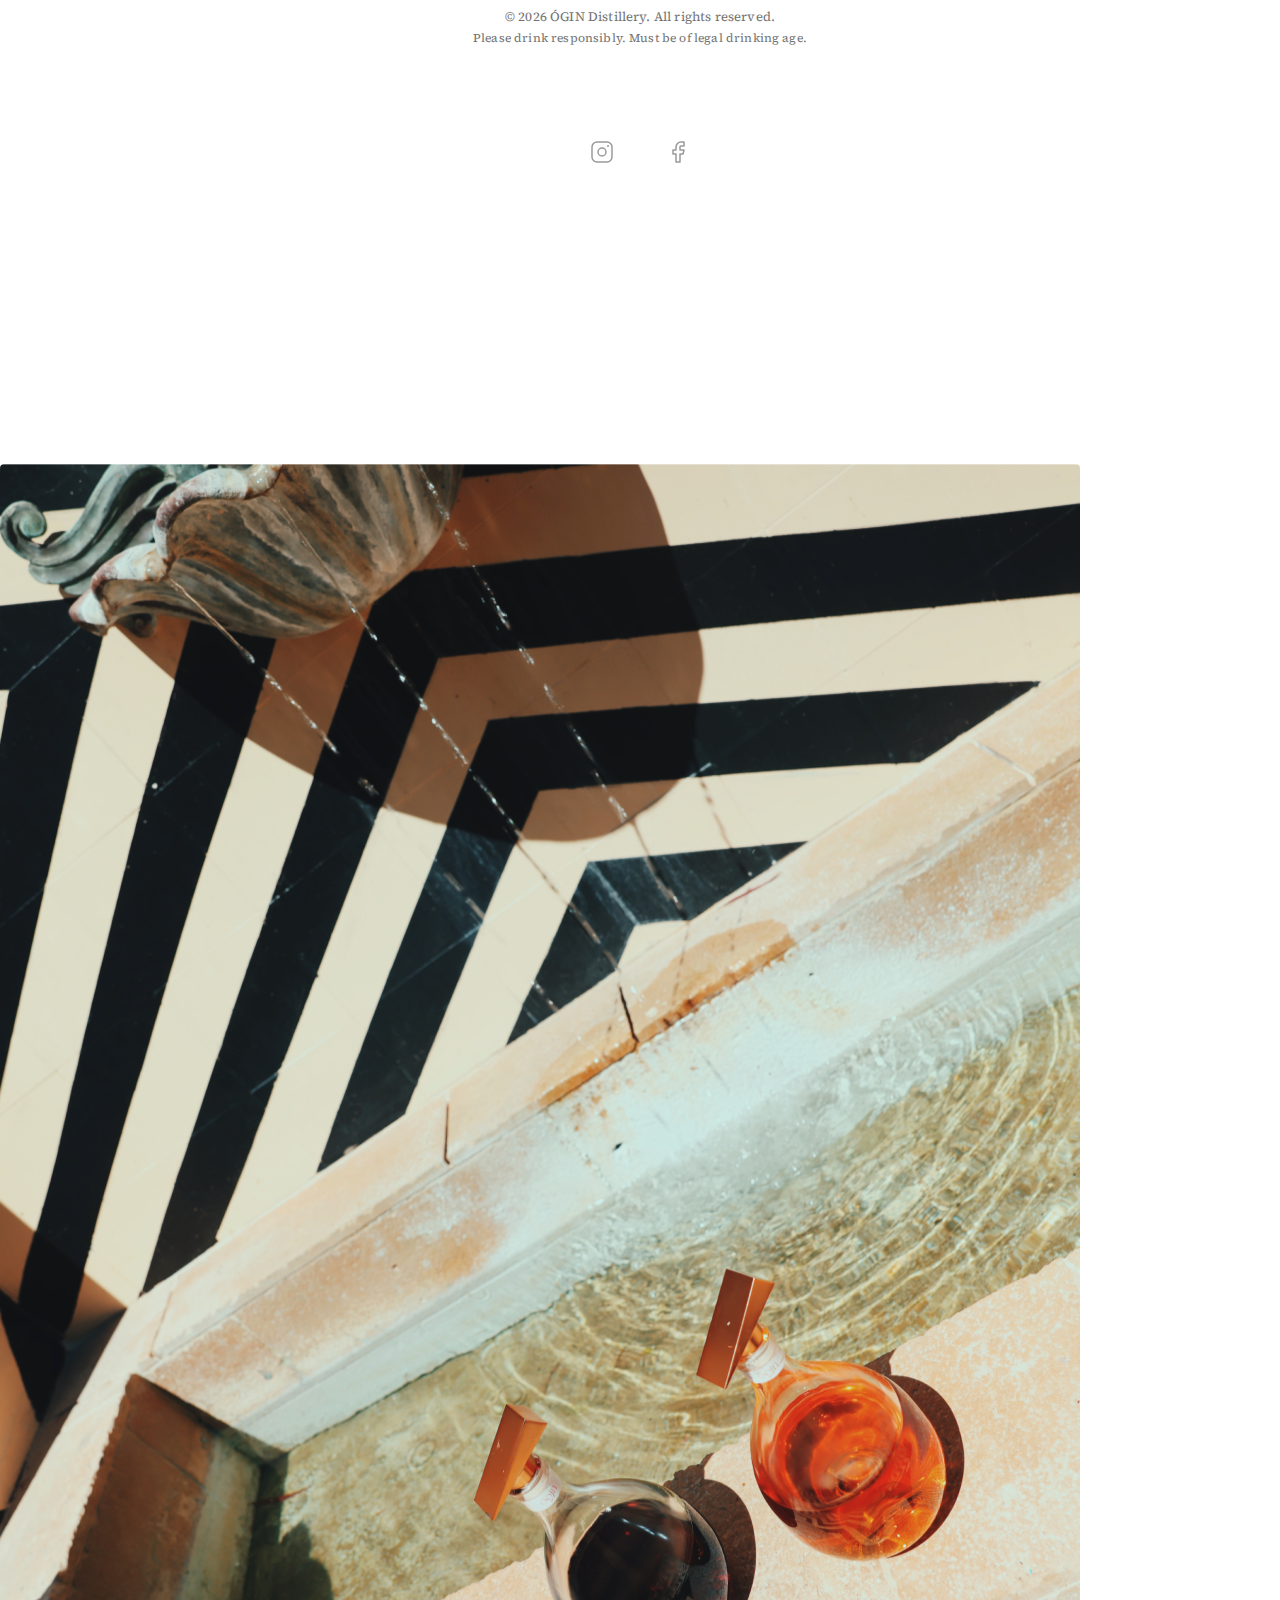
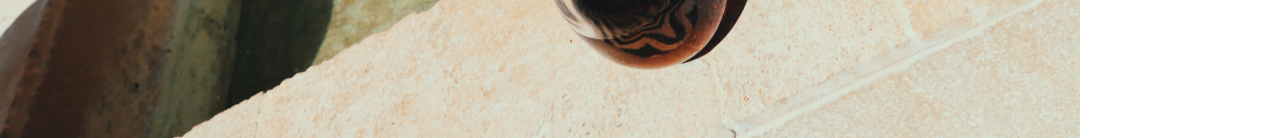
<file: product-cloud.html>
<!DOCTYPE html>
<html lang="en">
<head>
    <meta charset="UTF-8">
    <meta name="viewport" content="width=device-width, initial-scale=1.0">
    <meta name="description" content="ÓGIN Cloud — Nordic Gold. Sun-ripened cloudberries define the flavor and color, aged in Swedish oak barrels.">
    <title>ÓGIN Cloud — ÓGIN Distillery</title>
    <meta property="og:title" content="ÓGIN Cloud — ÓGIN Distillery">
    <meta property="og:description" content="ÓGIN Cloud — Nordic Gold. Sun-ripened cloudberries define the flavor and color, aged in Swedish oak barrels.">
    <meta property="og:url" content="https://ogindistillery.com/product-cloud.html">
    <meta property="og:image" content="https://ogindistillery.com/images/socialpreview.jpg">
    <meta property="og:type" content="website">
    <meta name="twitter:card" content="summary_large_image">
    <meta name="twitter:image" content="https://ogindistillery.com/images/socialpreview.jpg">
    <link rel="canonical" href="https://ogindistillery.com/product-cloud.html">
    <link rel="icon" href="images/ogin.svg" type="image/svg+xml">

    <link rel="preconnect" href="https://fonts.googleapis.com">
    <link rel="preconnect" href="https://fonts.gstatic.com" crossorigin>
    <link href="https://fonts.googleapis.com/css2?family=Source+Serif+4:ital,opsz,wght@0,8..60,400;0,8..60,500;1,8..60,400&display=swap" rel="stylesheet">

    <link rel="stylesheet" href="css/main.css?v=51">
    <link rel="stylesheet" href="css/pages.css?v=19">

    <script type="application/ld+json">
    {
      "@context": "https://schema.org",
      "@type": "Product",
      "name": "ÓGIN Cloud",
      "description": "Nordic Gold. Sun-ripened cloudberries define the flavor and color, aged in Swedish oak barrels.",
      "brand": { "@type": "Brand", "name": "ÓGIN Distillery" },
      "image": "https://ogindistillery.com/images/cloud-secondary.jpg",
      "category": "Gin",
      "url": "https://ogindistillery.com/product-cloud.html"
    }
    </script>
</head>
<body>
    <!-- Navigation -->
    <div id="site-nav"></div>
    <script src="js/nav.js"></script>

    <main>
        <section class="section-story product-hero-story">
            <div class="story-split">
                <div class="story-image fade-left">
                    <img src="images/cloud-secondary.jpg" alt="ÓGIN Cloud" loading="lazy">
                </div>
                <div class="story-content">
                    <span class="section-label fade-up">Gin</span>
                    <h1 class="section-title fade-up delay-1">ÓGIN Cloud</h1>
                    <p class="product-headline fade-up delay-1">Nordic Gold</p>

                    <div class="product-specs fade-up delay-2">
                        <div class="spec">
                            <span class="spec-label">ABV</span>
                            <span class="spec-value">47%</span>
                        </div>
                        <div class="spec">
                            <span class="spec-label">Volume</span>
                            <span class="spec-value">75cl</span>
                        </div>
                        <div class="spec">
                            <span class="spec-label">Vintage</span>
                            <span class="spec-value">2024</span>
                        </div>
                    </div>

                    <div class="product-description fade-up delay-3">
                        <p>Sun-ripened cloudberries define the flavor and color. Aged in string casks before cloudberries are added, finished in Swedish oak barrels. A spirit as unique as the land it comes from—golden, complex, and utterly distinctive.</p>
                    </div>

                    <div class="product-accent-image fade-up delay-3">
                        <img src="images/cloud.jpg" alt="" loading="lazy">
                    </div>

                    <div class="product-actions fade-up delay-4">
                        <a href="https://www.systembolaget.se/produkt/sprit/ogin-cloud-8593701/" target="_blank" rel="noopener" class="btn btn-primary">Systembolaget</a>
                        <a href="contact.html" class="btn btn-outline">Distributors</a>
                    </div>
                </div>
            </div>
        </section>

        <!-- Gallery -->
        <div class="product-gallery-icon">
            <img src="images/cloud-icon.png" alt="">
            <svg class="icon-circle-text" viewBox="0 0 300 300">
                <defs><path id="cloud-circle" d="M150,150 m-120,0 a120,120 0 1,1 240,0 a120,120 0 1,1 -240,0"/></defs>
                <text><textPath href="#cloud-circle">Golden cloudberries kissed by the midnight sun · Nordic gold from the Arctic highlands · Sun-ripened and aged in Swedish oak ·</textPath></text>
            </svg>
        </div>
        <div class="product-gallery">
            <div class="product-gallery-img"><img src="images/cloud/3F9A4768-2.jpg" alt="" loading="lazy"></div>
            <div class="product-gallery-img"><img src="images/cloud/3F9A4863.jpg" alt="" loading="lazy"></div>
            <div class="product-gallery-img"><img src="images/cloud/3F9A4882.jpg" alt="" loading="lazy"></div>
            <div class="product-gallery-img"><img src="images/cloud/etoile-post.png" alt="" loading="lazy"></div>

        </div>

        <!-- Cocktails -->
        <section class="section section-cocktails">
            <div class="container cocktails-header">
                <div>
                    <span class="section-label fade-up">Serve</span>
                    <h2 class="section-title fade-up delay-1">Signature Cocktails</h2>
                </div>
                <div class="cocktails-nav fade-up delay-1">
                    <button class="cocktails-arrow cocktails-prev" aria-label="Previous">
                        <svg width="20" height="20" viewBox="0 0 20 20" fill="none">
                            <path d="M16 10H4M4 10L9 5M4 10L9 15" stroke="currentColor" stroke-width="1.5" stroke-linecap="round" stroke-linejoin="round"/>
                        </svg>
                    </button>
                    <button class="cocktails-arrow cocktails-next" aria-label="Next">
                        <svg width="20" height="20" viewBox="0 0 20 20" fill="none">
                            <path d="M4 10H16M16 10L11 5M16 10L11 15" stroke="currentColor" stroke-width="1.5" stroke-linecap="round" stroke-linejoin="round"/>
                        </svg>
                    </button>
                </div>
            </div>
            <div class="cocktails-track">
                <div class="cocktail-card cocktail-card-image">
                    <img src="images/3F9A4784.jpeg" alt="Cocktail preparation" loading="lazy">
                </div>
                <div class="cocktail-card">
                    <div class="cocktail-number">01</div>
                    <h3 class="cocktail-name">Arctic Raspberry Gimlet</h3>
                    <span class="cocktail-spirit">ÓGIN Arctic</span>
                    <ul class="cocktail-ingredients">
                        <li>5cl ÓGIN Arctic</li>
                        <li>5–6 leaves of bog myrtle</li>
                        <li>3cl lime juice</li>
                        <li>2cl simple syrup</li>
                    </ul>
                    <p class="cocktail-method">Garnish with arctic raspberries and bog myrtle. Serve over clear ice with cold neutral tonic water.</p>
                </div>
                <div class="cocktail-card">
                    <div class="cocktail-number">02</div>
                    <h3 class="cocktail-name">Cloud Sour</h3>
                    <span class="cocktail-spirit">ÓGIN Cloud</span>
                    <ul class="cocktail-ingredients">
                        <li>5cl ÓGIN Cloud</li>
                        <li>2 tbsp cloudberry jam</li>
                        <li>2cl honey</li>
                        <li>3cl egg white</li>
                        <li>3cl lemon juice</li>
                        <li>2 dashes Angostura bitters</li>
                    </ul>
                    <p class="cocktail-method">Mix all ingredients in shaker for creamy head. Top with soda water and salt. Garnish with rosemary and cloudberries.</p>
                </div>
                <div class="cocktail-card cocktail-card-image">
                    <img src="images/3F9A0025.jpg" alt="Cocktail preparation" loading="lazy">
                </div>
                <div class="cocktail-card">
                    <div class="cocktail-number">03</div>
                    <h3 class="cocktail-name">Nature &amp; Tonic</h3>
                    <span class="cocktail-spirit">ÓGIN Nature</span>
                    <ul class="cocktail-ingredients">
                        <li>5cl ÓGIN Nature</li>
                        <li>0.5cl lemon juice</li>
                        <li>Arctic raspberries</li>
                        <li>Pine shoots and bog myrtle</li>
                    </ul>
                    <p class="cocktail-method">Serve over clear ice with cold neutral tonic water. Alternative: substitute with rosemary, regular raspberries, and extra lemon.</p>
                </div>
                <div class="cocktail-card">
                    <div class="cocktail-number">04</div>
                    <h3 class="cocktail-name">Barrel Martini</h3>
                    <span class="cocktail-spirit">ÓGIN Barrel</span>
                    <ul class="cocktail-ingredients">
                        <li>7cl ÓGIN Barrel</li>
                        <li>1cl dry vermouth</li>
                        <li>Olives</li>
                    </ul>
                    <p class="cocktail-method">Stir over clear ice carefully to limit dilution. Garnish with one or two olives.</p>
                </div>
                <div class="cocktail-card">
                    <div class="cocktail-number">05</div>
                    <h3 class="cocktail-name">Pink Gin Fizz</h3>
                    <span class="cocktail-spirit">ÓGIN Pink</span>
                    <ul class="cocktail-ingredients">
                        <li>3cl ÓGIN Pink</li>
                        <li>2cl Aperol</li>
                        <li>2 dashes Angostura bitters</li>
                        <li>2cl agave syrup</li>
                        <li>3cl lemon juice</li>
                        <li>3cl egg white</li>
                        <li>10cl fruity sour beer</li>
                        <li>6cl soda water</li>
                    </ul>
                    <p class="cocktail-method">Garnish with lingonberry salt.</p>
                </div>
            </div>
        </section>
    </main>

    <div id="site-footer"></div>
    <script src="js/footer.js"></script>
    <script src="js/main.js" defer></script>
    <script>
        // Product gallery parallax + background fade
        (function() {
            var gallery = document.querySelector('.product-gallery');
            var imgs = document.querySelectorAll('.product-gallery-img');
            if (!imgs.length || !gallery) return;
            var state = new Map();
            var depths = [0.15, 0.85, 0.4, 0.95];
            imgs.forEach(function(el, i) {
                var depth = depths[i % depths.length];
                var lerp = 0.02 + depth * 0.07;
                var range = 15 + depth * 280;
                state.set(el, { y: 0, lerp: lerp, range: range });
            });

            var bgLerp = 0;

            function tick() {
                var vh = window.innerHeight;
                var rect = gallery.getBoundingClientRect();
                var top = rect.top;
                var bottom = rect.bottom;

                // Fade in as gallery enters viewport, fade out as it leaves
                var progress = 0;
                if (top < vh && bottom > 0) {
                    // How far into the viewport the gallery is (0 = just entering, 1 = fully in)
                    var enterProgress = Math.max(0, Math.min(1, (0 - top) / (vh * 1.0)));
                    // How close to leaving (1 = still in, 0 = leaving)
                    var exitProgress = Math.min(1, bottom / (vh * 0.5));
                    progress = Math.min(enterProgress, exitProgress);
                }
                progress = Math.max(0, Math.min(1, progress));

                // Smooth lerp for the background
                bgLerp += (progress - bgLerp) * 0.03;
                var alpha = bgLerp;
                gallery.style.backgroundColor = 'rgba(255, 182, 107, ' + alpha.toFixed(3) + ')';

                // Parallax drift
                imgs.forEach(function(el) {
                    var s = state.get(el);
                    var r = el.getBoundingClientRect();
                    var center = r.top + r.height / 2;
                    var p = (center - vh / 2) / vh;
                    var targetY = p * s.range;
                    s.y += (targetY - s.y) * s.lerp;
                    el.style.transform = 'translateY(' + s.y + 'px)';
                });
                requestAnimationFrame(tick);
            }
            requestAnimationFrame(tick);
        })();

        // Icon visibility + scroll rotation
        (function() {
            var icon = document.querySelector('.product-gallery-icon');
            var gallery = document.querySelector('.product-gallery');
            var circle = icon ? icon.querySelector('.icon-circle-text') : null;
            if (!icon || !gallery) return;
            var wasVisible = false;
            window.addEventListener('scroll', function() {
                var rect = gallery.getBoundingClientRect();
                var vh = window.innerHeight;
                var visible = rect.top < vh * 0.5 && rect.bottom > vh * 0.3;
                if (visible !== wasVisible) {
                    icon.classList.toggle('visible', visible);
                    wasVisible = visible;
                }
                if (circle) {
                    var deg = window.scrollY * 0.08;
                    circle.style.transform = 'translate(-50%, -50%) rotate(' + deg + 'deg)';
                }
            }, { passive: true });
        })();
    </script>
</body>
</html>
</file>
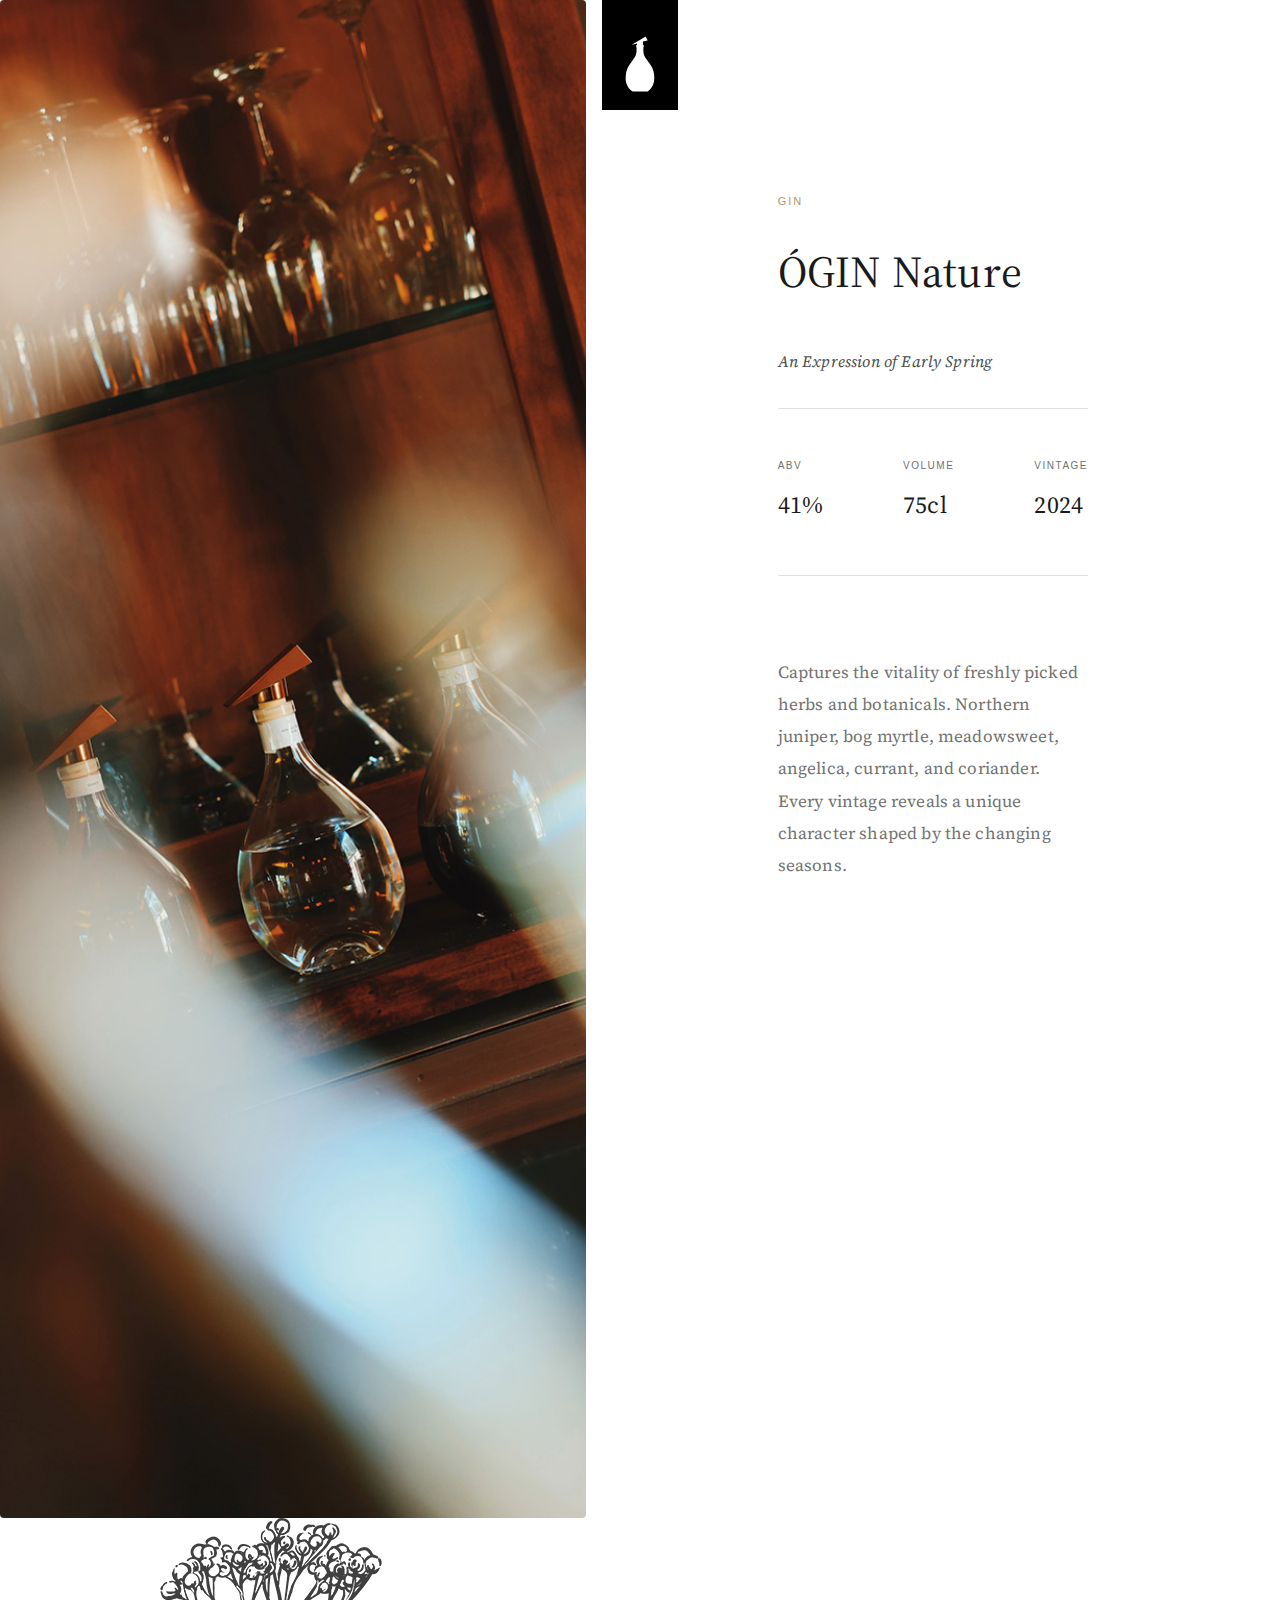
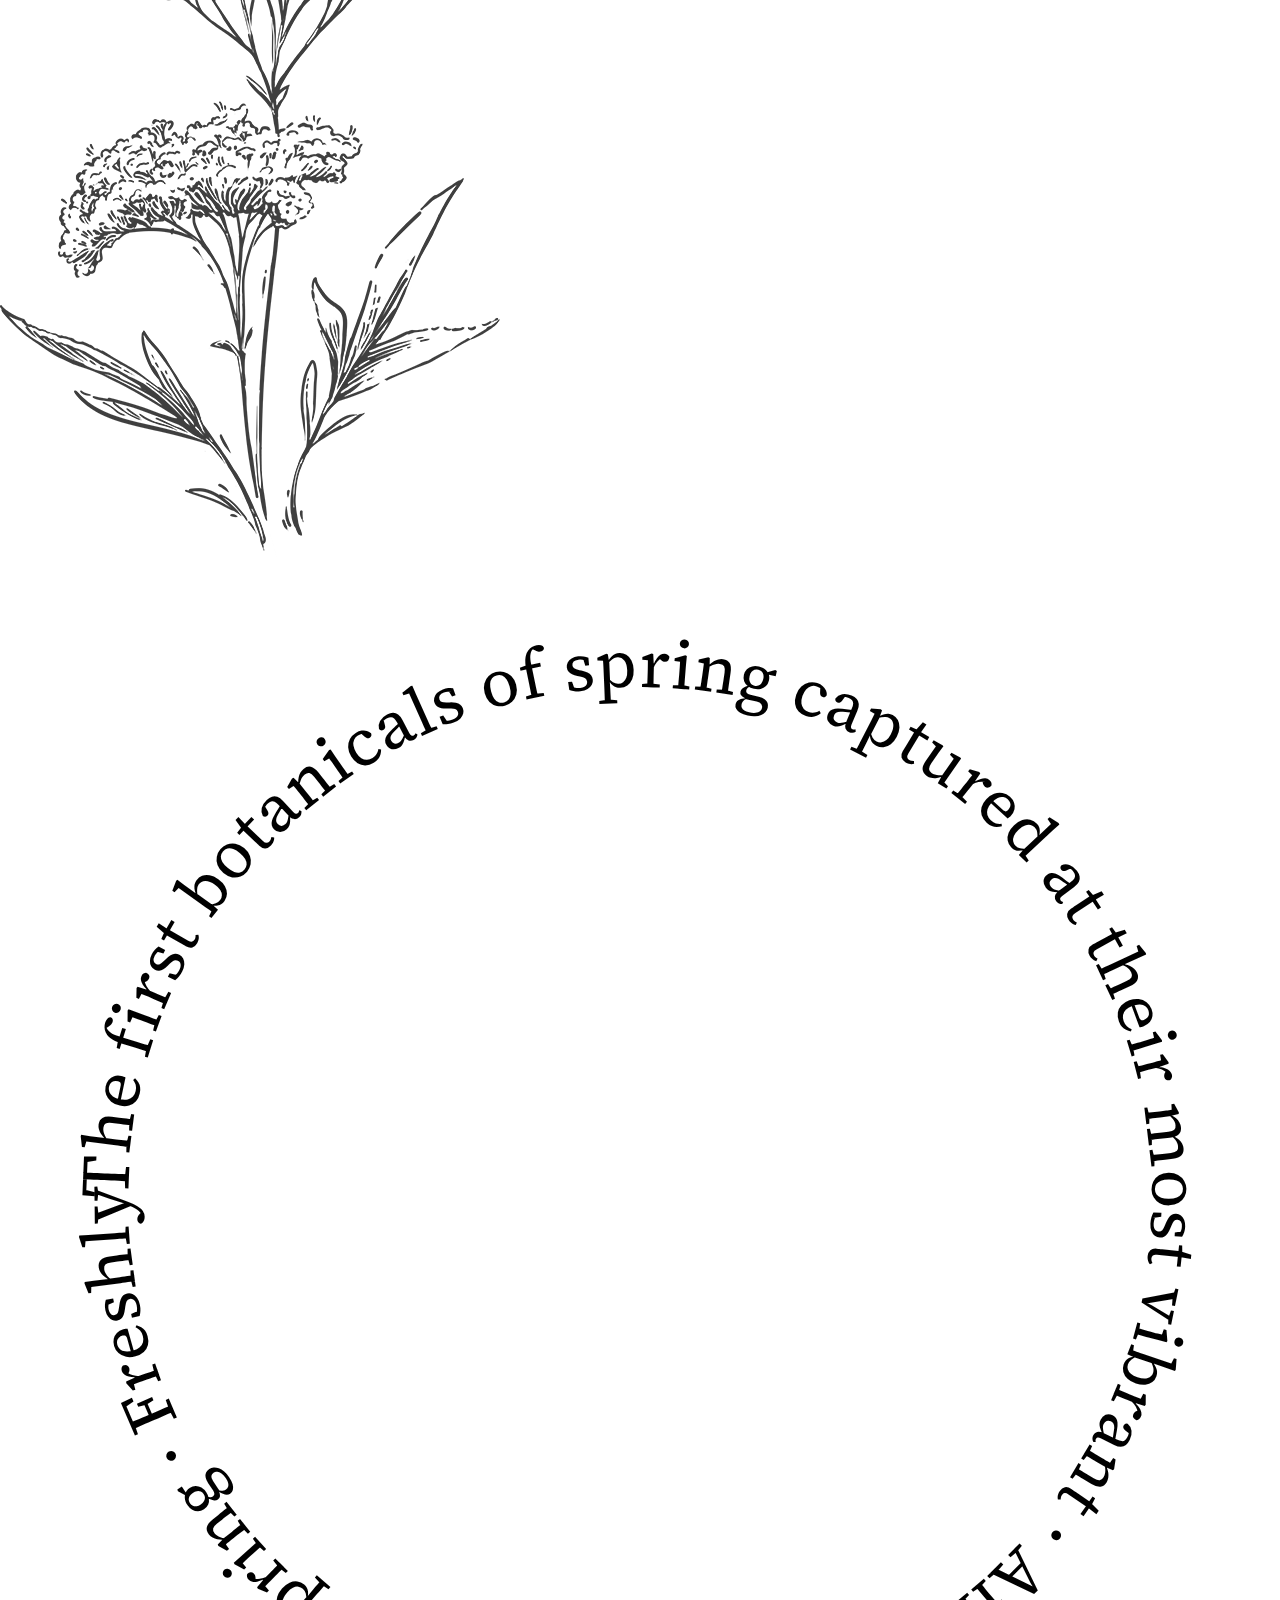
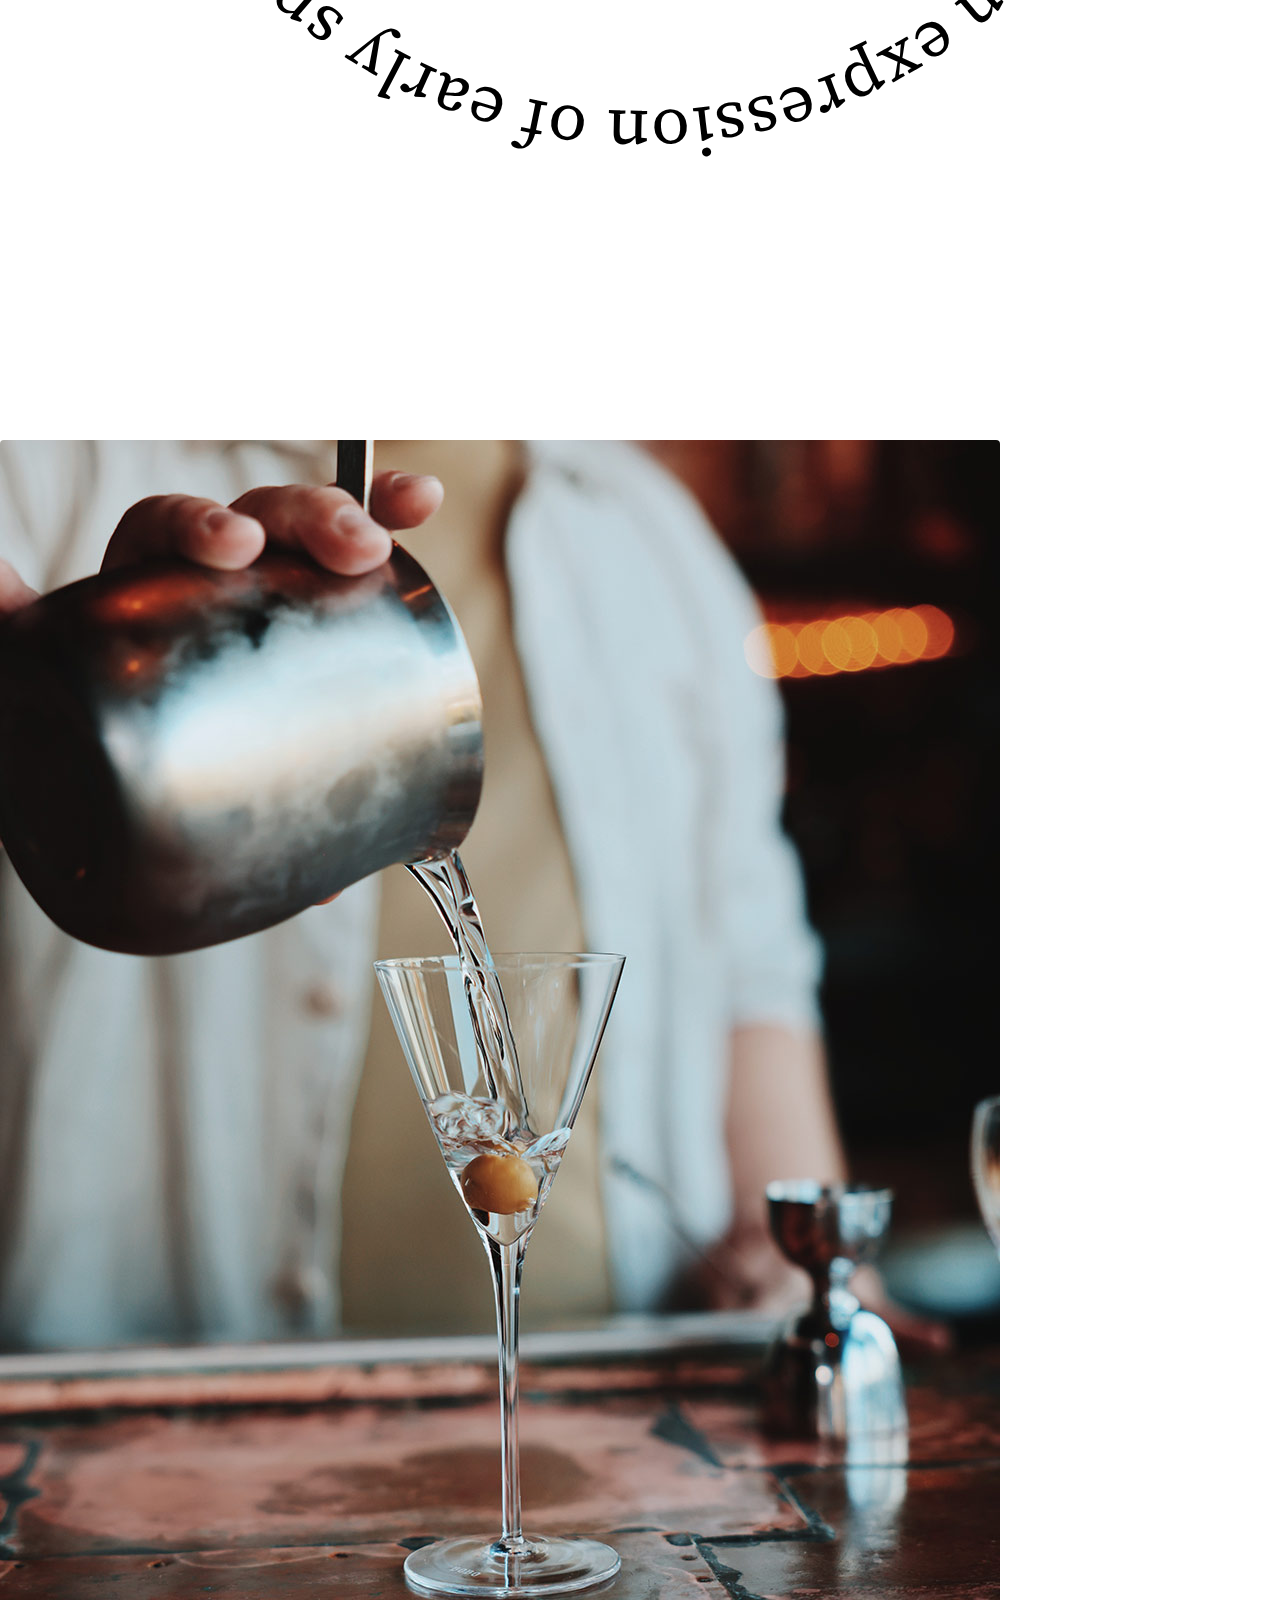
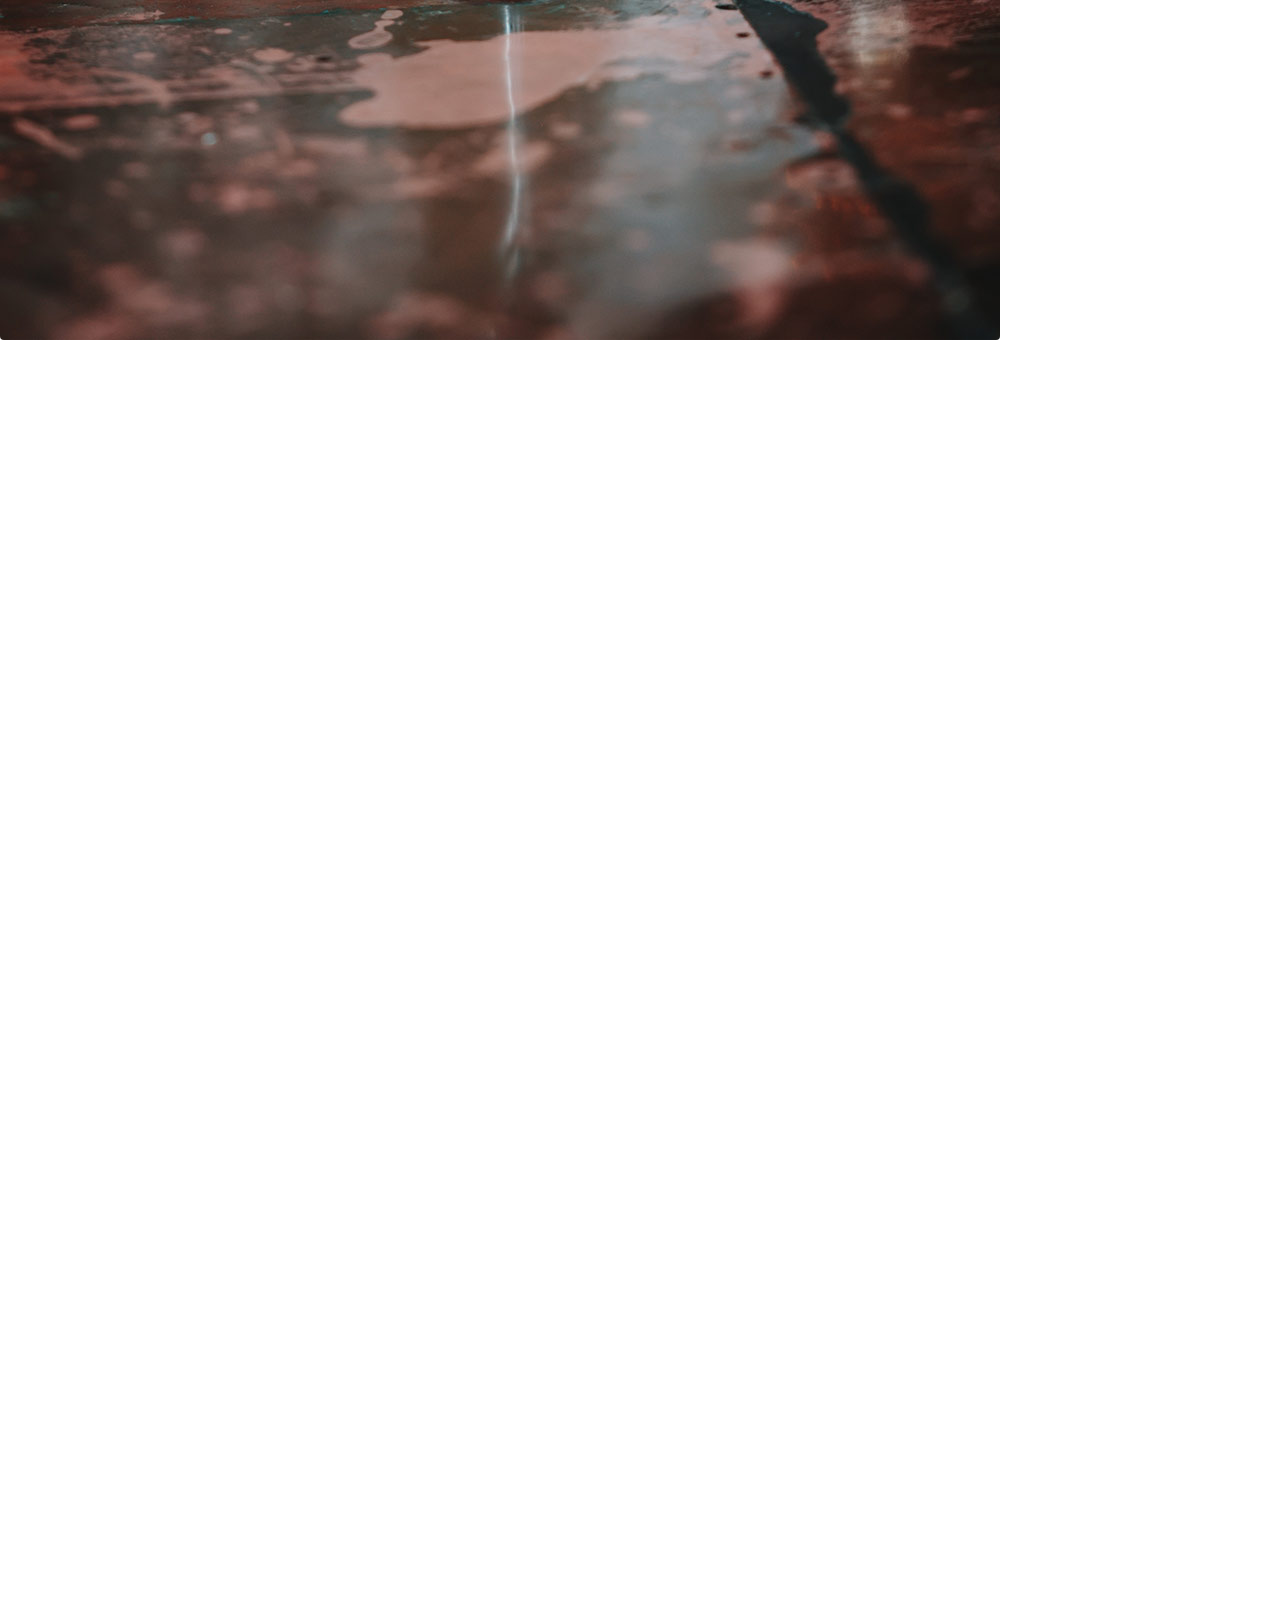
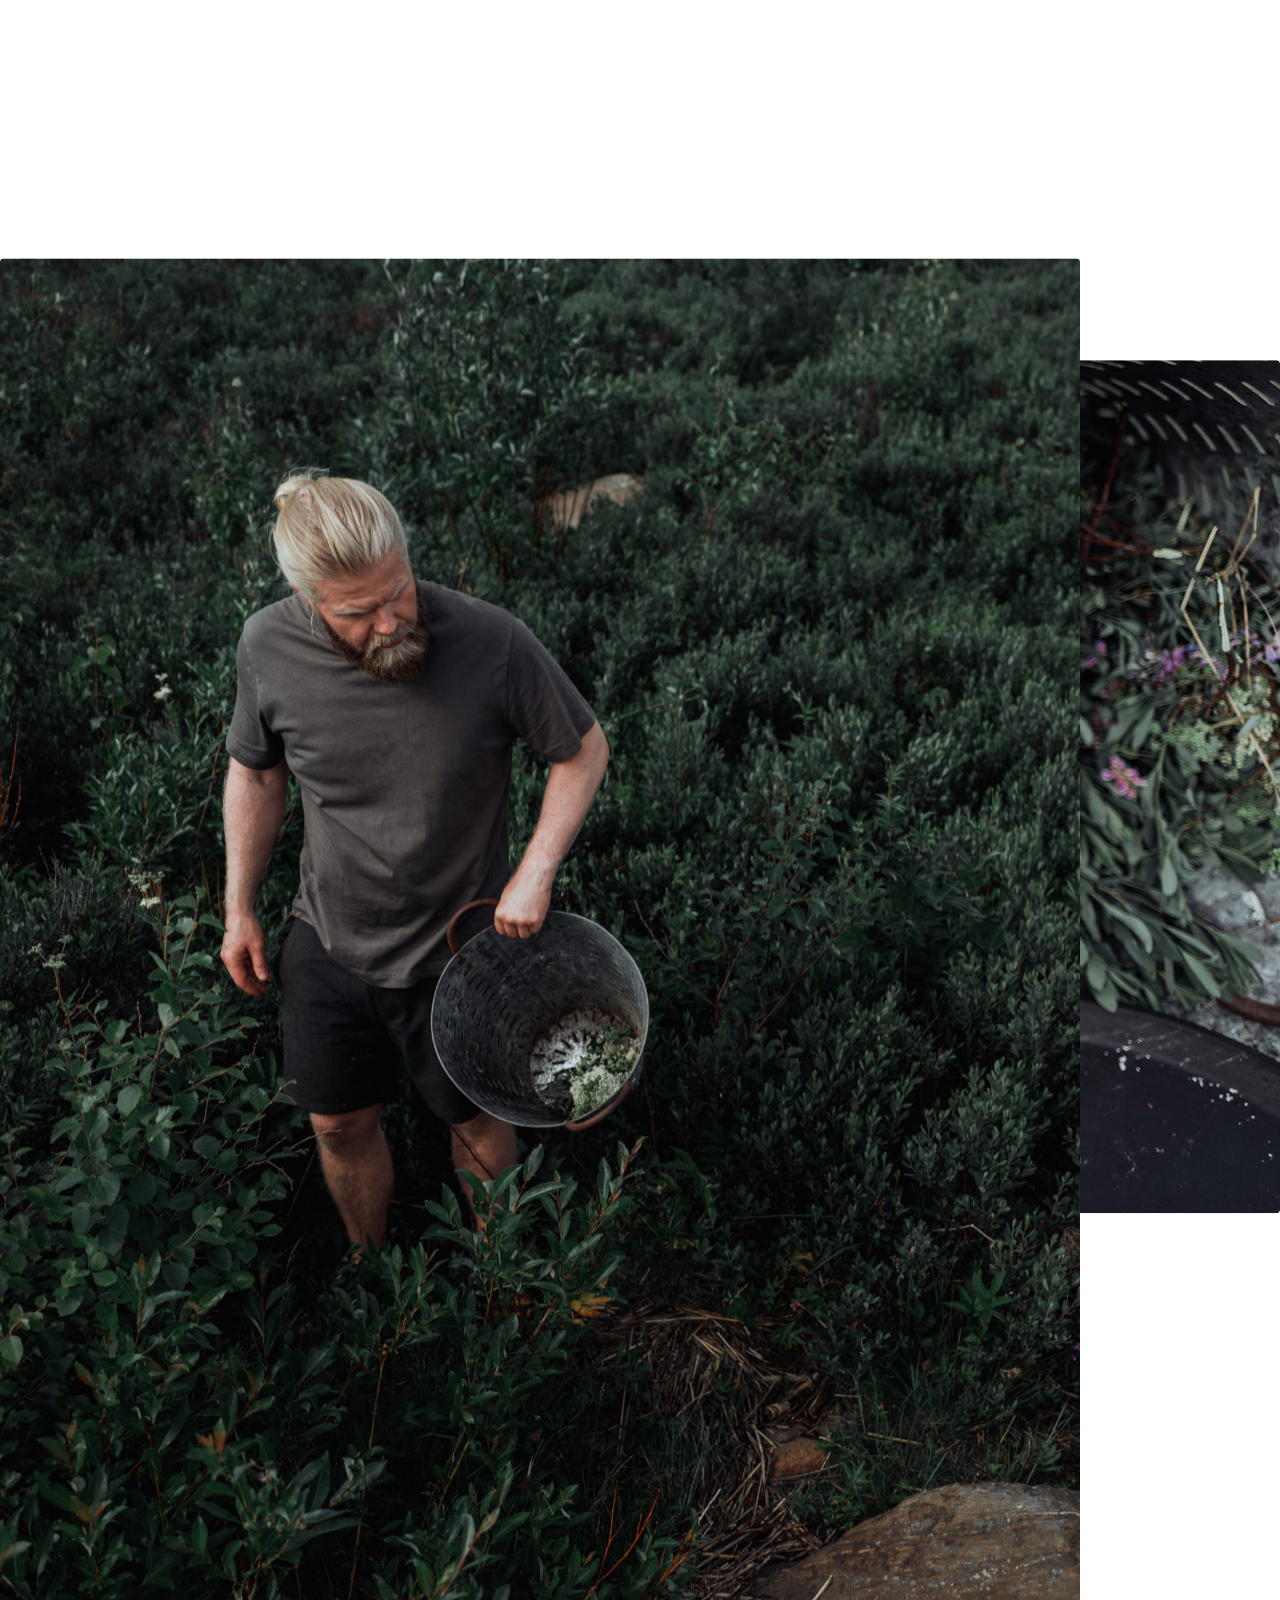
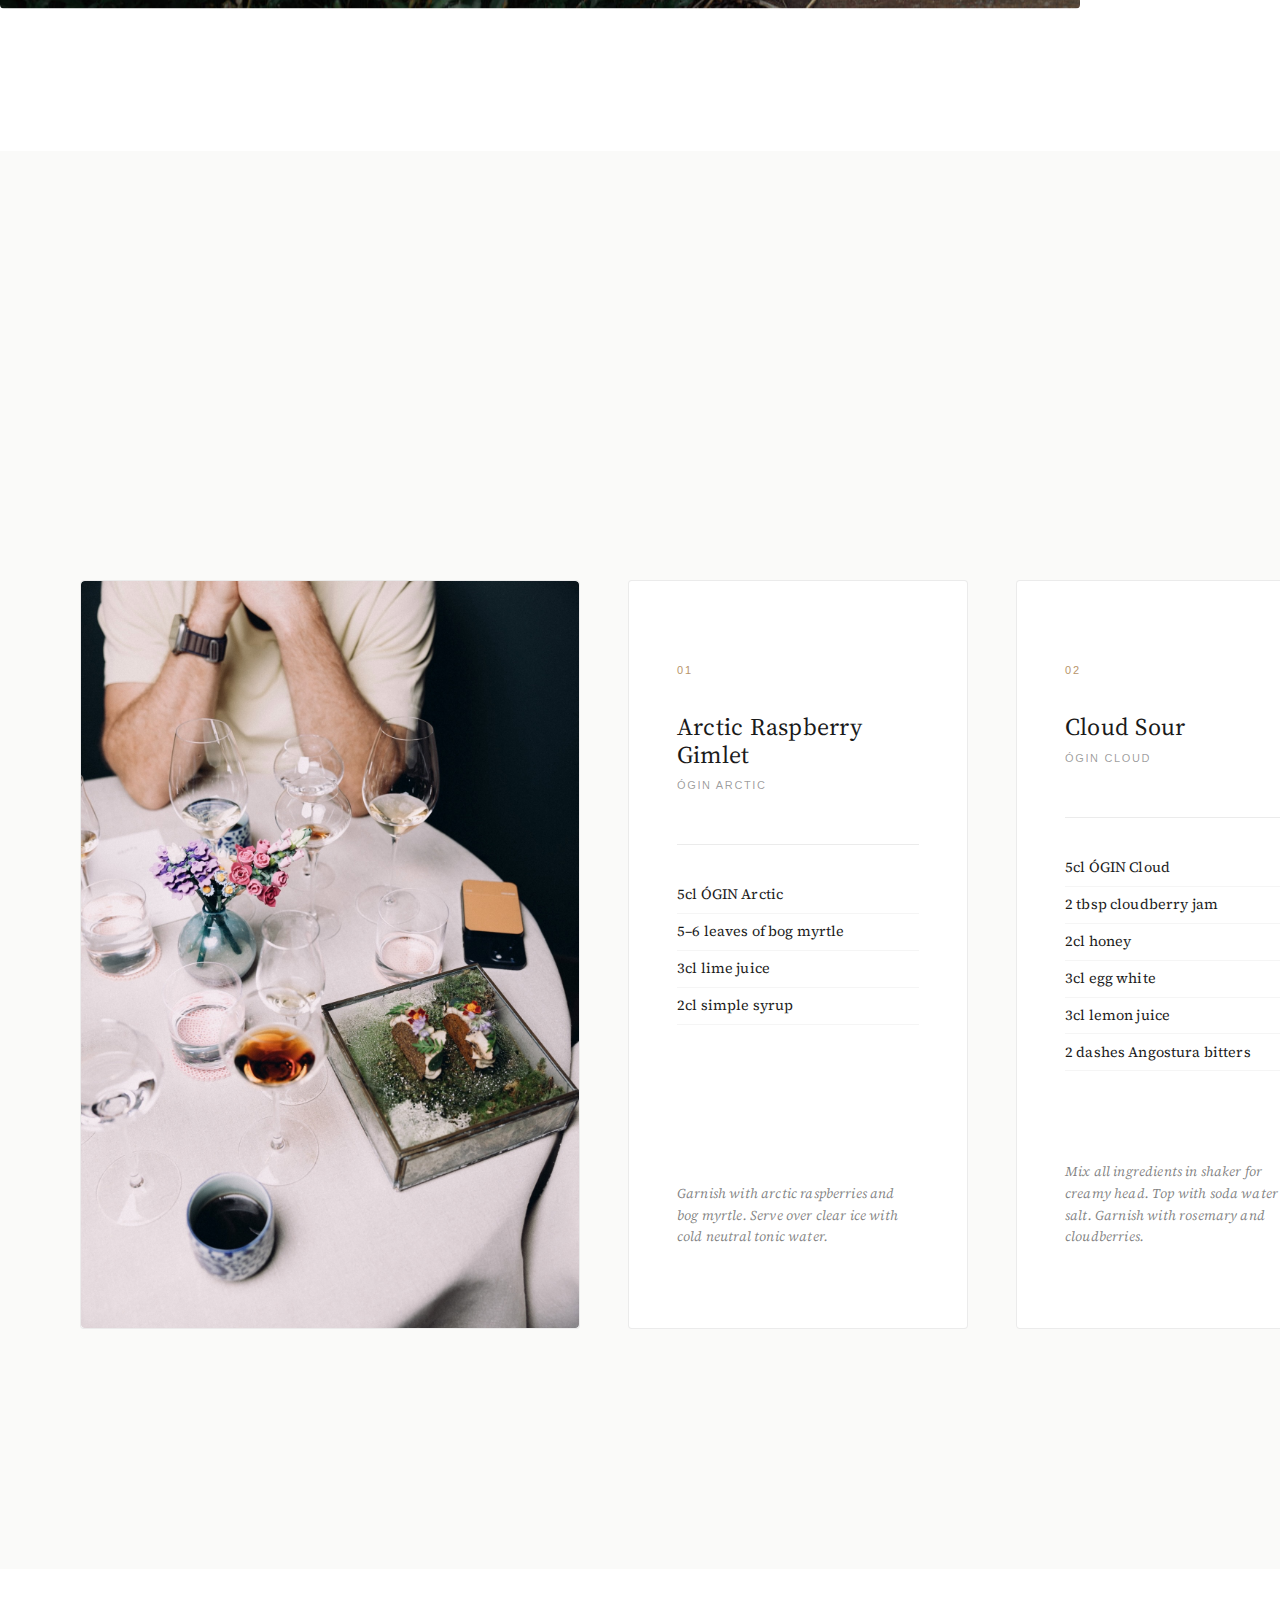
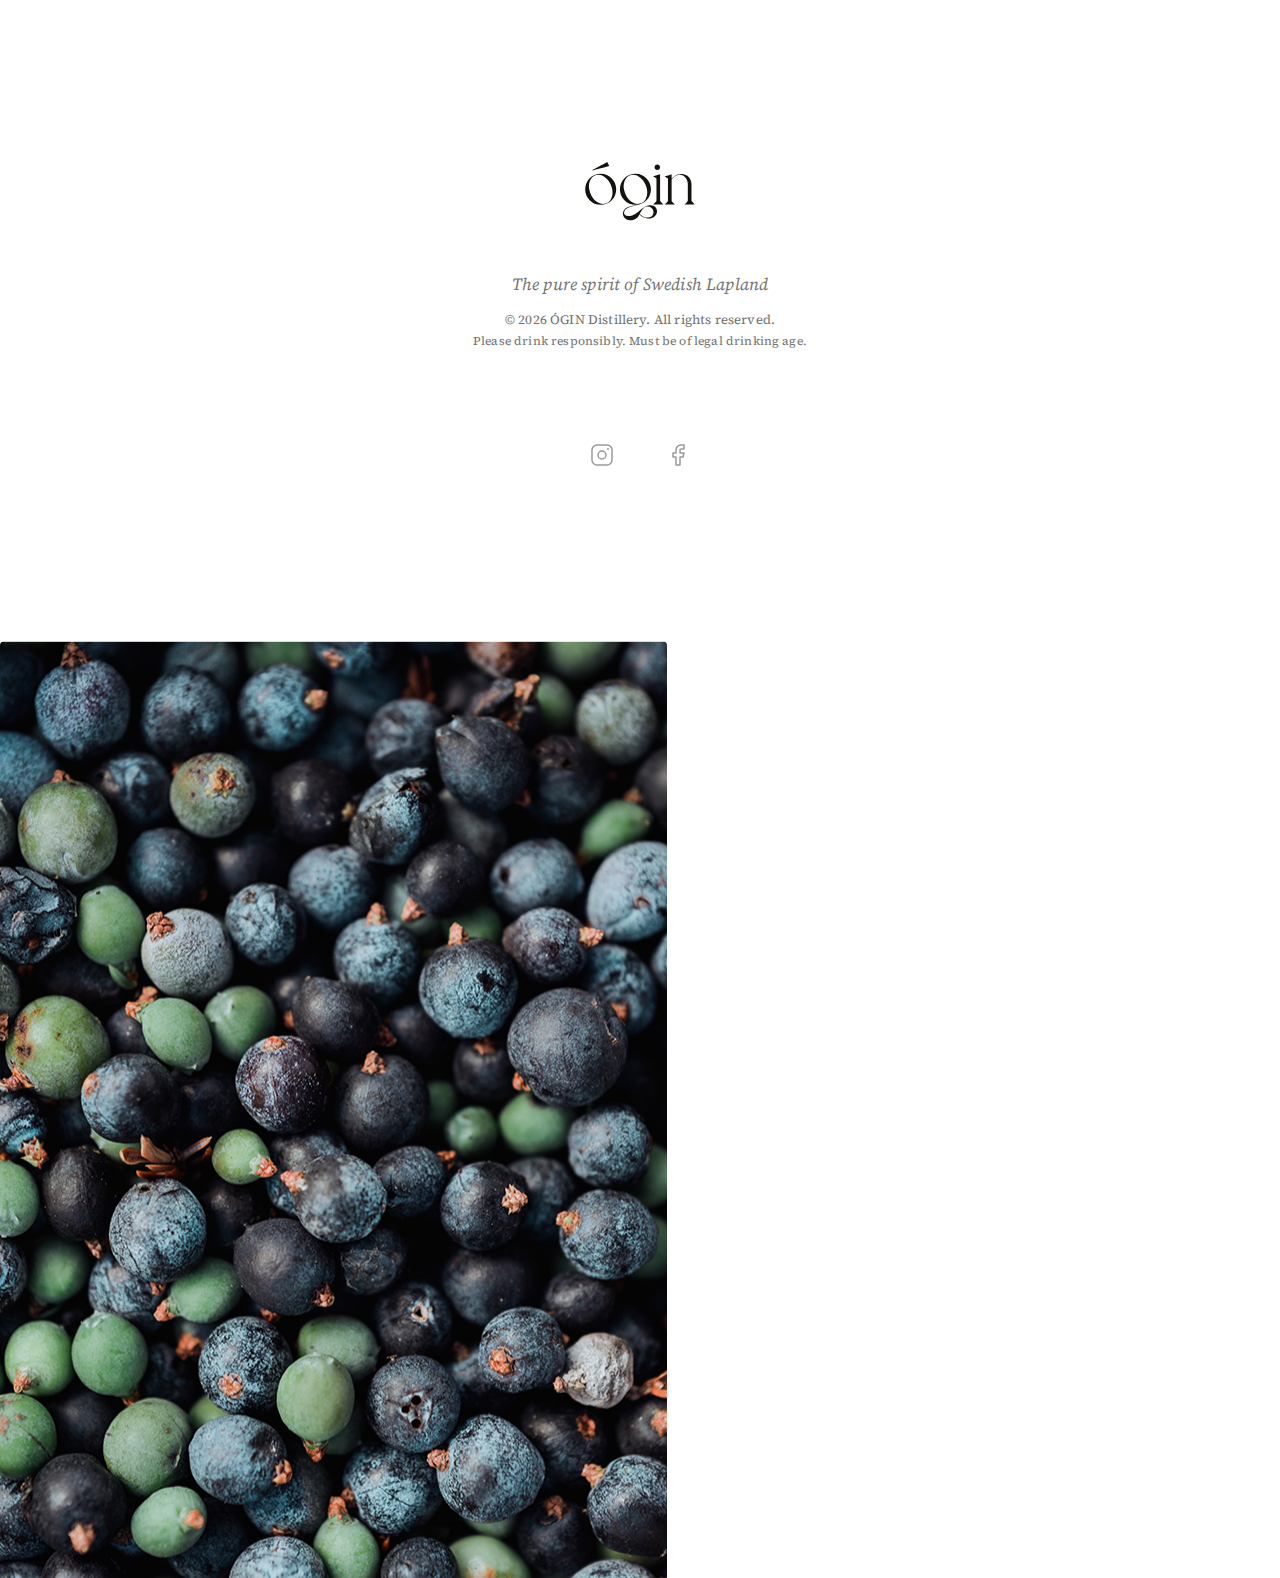
<file: product-nature.html>
<!DOCTYPE html>
<html lang="en">
<head>
    <meta charset="UTF-8">
    <meta name="viewport" content="width=device-width, initial-scale=1.0">
    <meta name="description" content="ÓGIN Nature — An Expression of Early Spring. Capturing the vitality of freshly picked herbs and botanicals from Swedish Lapland.">
    <title>ÓGIN Nature — ÓGIN Distillery</title>
    <meta property="og:title" content="ÓGIN Nature — ÓGIN Distillery">
    <meta property="og:description" content="ÓGIN Nature — An Expression of Early Spring. Capturing the vitality of freshly picked herbs and botanicals from Swedish Lapland.">
    <meta property="og:url" content="https://ogindistillery.com/product-nature.html">
    <meta property="og:image" content="https://ogindistillery.com/images/socialpreview.jpg">
    <meta property="og:type" content="website">
    <meta name="twitter:card" content="summary_large_image">
    <meta name="twitter:image" content="https://ogindistillery.com/images/socialpreview.jpg">
    <link rel="canonical" href="https://ogindistillery.com/product-nature.html">
    <link rel="icon" href="images/ogin.svg" type="image/svg+xml">

    <link rel="preconnect" href="https://fonts.googleapis.com">
    <link rel="preconnect" href="https://fonts.gstatic.com" crossorigin>
    <link href="https://fonts.googleapis.com/css2?family=Source+Serif+4:ital,opsz,wght@0,8..60,400;0,8..60,500;1,8..60,400&display=swap" rel="stylesheet">

    <link rel="stylesheet" href="css/main.css?v=51">
    <link rel="stylesheet" href="css/pages.css?v=19">

    <script type="application/ld+json">
    {
      "@context": "https://schema.org",
      "@type": "Product",
      "name": "ÓGIN Nature",
      "description": "An Expression of Early Spring. Capturing the vitality of freshly picked herbs and botanicals from Swedish Lapland.",
      "brand": { "@type": "Brand", "name": "ÓGIN Distillery" },
      "image": "https://ogindistillery.com/images/nature.jpg",
      "category": "Gin",
      "url": "https://ogindistillery.com/product-nature.html"
    }
    </script>
</head>
<body>
    <!-- Navigation -->
    <div id="site-nav"></div>
    <script src="js/nav.js"></script>

    <main>
        <!-- Product Hero -->
        <section class="section-story product-hero-story">
            <div class="story-split">
                <div class="story-image fade-left">
                    <img src="images/nature.jpg" alt="ÓGIN Nature" loading="lazy">
                </div>
                <div class="story-content">
                    <span class="section-label fade-up">Gin</span>
                    <h1 class="section-title fade-up delay-1">ÓGIN Nature</h1>
                    <p class="product-headline fade-up delay-1">An Expression of Early Spring</p>

                    <div class="product-specs fade-up delay-2">
                        <div class="spec">
                            <span class="spec-label">ABV</span>
                            <span class="spec-value">41%</span>
                        </div>
                        <div class="spec">
                            <span class="spec-label">Volume</span>
                            <span class="spec-value">75cl</span>
                        </div>
                        <div class="spec">
                            <span class="spec-label">Vintage</span>
                            <span class="spec-value">2024</span>
                        </div>
                    </div>

                    <div class="product-description fade-up delay-3">
                        <p>Captures the vitality of freshly picked herbs and botanicals. Northern juniper, bog myrtle, meadowsweet, angelica, currant, and coriander. Every vintage reveals a unique character shaped by the changing seasons.</p>
                    </div>

                    <div class="product-accent-image fade-up delay-3">
                        <img src="images/bee.jpg" alt="" loading="lazy">
                    </div>

                    <div class="product-actions fade-up delay-4">
                        <a href="https://www.systembolaget.se/produkt/sprit/ogin-3230601/" target="_blank" rel="noopener" class="btn btn-primary">Systembolaget</a>
                        <a href="contact.html" class="btn btn-outline">Distributors</a>
                    </div>
                </div>
            </div>
        </section>

        <!-- Gallery -->
        <div class="product-gallery-icon">
            <img src="images/nature-icon.png" alt="">
            <svg class="icon-circle-text" viewBox="0 0 300 300">
                <defs><path id="nature-circle" d="M150,150 m-120,0 a120,120 0 1,1 240,0 a120,120 0 1,1 -240,0"/></defs>
                <text><textPath href="#nature-circle">The first botanicals of spring captured at their most vibrant · An expression of early spring · Freshly picked from Swedish Lapland ·</textPath></text>
            </svg>
        </div>
        <div class="product-gallery">
            <div class="product-gallery-img"><img src="images/nature/3F9A4192.jpg" alt="" loading="lazy"></div>
            <div class="product-gallery-img"><img src="images/nature/L1060931-2.jpg" alt="" loading="lazy"></div>
            <div class="product-gallery-img"><img src="images/nature/post-1.jpg" alt="" loading="lazy"></div>
            <div class="product-gallery-img"><img src="images/nature/L1100706.jpg" alt="" loading="lazy"></div>

        </div>

        <!-- Cocktails -->
        <section class="section section-cocktails">
            <div class="container cocktails-header">
                <div>
                    <span class="section-label fade-up">Serve</span>
                    <h2 class="section-title fade-up delay-1">Signature Cocktails</h2>
                </div>
                <div class="cocktails-nav fade-up delay-1">
                    <button class="cocktails-arrow cocktails-prev" aria-label="Previous">
                        <svg width="20" height="20" viewBox="0 0 20 20" fill="none">
                            <path d="M16 10H4M4 10L9 5M4 10L9 15" stroke="currentColor" stroke-width="1.5" stroke-linecap="round" stroke-linejoin="round"/>
                        </svg>
                    </button>
                    <button class="cocktails-arrow cocktails-next" aria-label="Next">
                        <svg width="20" height="20" viewBox="0 0 20 20" fill="none">
                            <path d="M4 10H16M16 10L11 5M16 10L11 15" stroke="currentColor" stroke-width="1.5" stroke-linecap="round" stroke-linejoin="round"/>
                        </svg>
                    </button>
                </div>
            </div>
            <div class="cocktails-track">
                <div class="cocktail-card cocktail-card-image">
                    <img src="images/3F9A4784.jpeg" alt="Cocktail preparation" loading="lazy">
                </div>
                <div class="cocktail-card">
                    <div class="cocktail-number">01</div>
                    <h3 class="cocktail-name">Arctic Raspberry Gimlet</h3>
                    <span class="cocktail-spirit">ÓGIN Arctic</span>
                    <ul class="cocktail-ingredients">
                        <li>5cl ÓGIN Arctic</li>
                        <li>5–6 leaves of bog myrtle</li>
                        <li>3cl lime juice</li>
                        <li>2cl simple syrup</li>
                    </ul>
                    <p class="cocktail-method">Garnish with arctic raspberries and bog myrtle. Serve over clear ice with cold neutral tonic water.</p>
                </div>
                <div class="cocktail-card">
                    <div class="cocktail-number">02</div>
                    <h3 class="cocktail-name">Cloud Sour</h3>
                    <span class="cocktail-spirit">ÓGIN Cloud</span>
                    <ul class="cocktail-ingredients">
                        <li>5cl ÓGIN Cloud</li>
                        <li>2 tbsp cloudberry jam</li>
                        <li>2cl honey</li>
                        <li>3cl egg white</li>
                        <li>3cl lemon juice</li>
                        <li>2 dashes Angostura bitters</li>
                    </ul>
                    <p class="cocktail-method">Mix all ingredients in shaker for creamy head. Top with soda water and salt. Garnish with rosemary and cloudberries.</p>
                </div>
                <div class="cocktail-card cocktail-card-image">
                    <img src="images/3F9A0025.jpg" alt="Cocktail preparation" loading="lazy">
                </div>
                <div class="cocktail-card">
                    <div class="cocktail-number">03</div>
                    <h3 class="cocktail-name">Nature &amp; Tonic</h3>
                    <span class="cocktail-spirit">ÓGIN Nature</span>
                    <ul class="cocktail-ingredients">
                        <li>5cl ÓGIN Nature</li>
                        <li>0.5cl lemon juice</li>
                        <li>Arctic raspberries</li>
                        <li>Pine shoots and bog myrtle</li>
                    </ul>
                    <p class="cocktail-method">Serve over clear ice with cold neutral tonic water. Alternative: substitute with rosemary, regular raspberries, and extra lemon.</p>
                </div>
                <div class="cocktail-card">
                    <div class="cocktail-number">04</div>
                    <h3 class="cocktail-name">Barrel Martini</h3>
                    <span class="cocktail-spirit">ÓGIN Barrel</span>
                    <ul class="cocktail-ingredients">
                        <li>7cl ÓGIN Barrel</li>
                        <li>1cl dry vermouth</li>
                        <li>Olives</li>
                    </ul>
                    <p class="cocktail-method">Stir over clear ice carefully to limit dilution. Garnish with one or two olives.</p>
                </div>
                <div class="cocktail-card">
                    <div class="cocktail-number">05</div>
                    <h3 class="cocktail-name">Pink Gin Fizz</h3>
                    <span class="cocktail-spirit">ÓGIN Pink</span>
                    <ul class="cocktail-ingredients">
                        <li>3cl ÓGIN Pink</li>
                        <li>2cl Aperol</li>
                        <li>2 dashes Angostura bitters</li>
                        <li>2cl agave syrup</li>
                        <li>3cl lemon juice</li>
                        <li>3cl egg white</li>
                        <li>10cl fruity sour beer</li>
                        <li>6cl soda water</li>
                    </ul>
                    <p class="cocktail-method">Garnish with lingonberry salt.</p>
                </div>
            </div>
        </section>
    </main>

    <!-- Footer -->
    <div id="site-footer"></div>
    <script src="js/footer.js"></script>

    <script src="js/main.js" defer></script>
    <script>
        // Product gallery parallax + background fade
        (function() {
            var gallery = document.querySelector('.product-gallery');
            var imgs = document.querySelectorAll('.product-gallery-img');
            if (!imgs.length || !gallery) return;

            var state = new Map();
            var depths = [0.15, 0.85, 0.4, 0.95];
            imgs.forEach(function(el, i) {
                var depth = depths[i % depths.length];
                var lerp = 0.02 + depth * 0.07;
                var range = 15 + depth * 280;
                state.set(el, { y: 0, lerp: lerp, range: range });
            });

            var bgLerp = 0;

            function tick() {
                var vh = window.innerHeight;
                var rect = gallery.getBoundingClientRect();
                var top = rect.top;
                var bottom = rect.bottom;

                var progress = 0;
                if (top < vh && bottom > 0) {
                    var enterProgress = Math.max(0, Math.min(1, (vh * 0.5 - top) / (vh * 1.0)));
                    var exitProgress = Math.min(1, bottom / (vh * 0.5));
                    progress = Math.min(enterProgress, exitProgress);
                }
                progress = Math.max(0, Math.min(1, progress));

                bgLerp += (progress - bgLerp) * 0.03;
                gallery.style.backgroundColor = 'rgba(255, 255, 255, ' + bgLerp.toFixed(3) + ')';

                imgs.forEach(function(el) {
                    var s = state.get(el);
                    var r = el.getBoundingClientRect();
                    var center = r.top + r.height / 2;
                    var p = (center - vh / 2) / vh;
                    var targetY = p * s.range;
                    s.y += (targetY - s.y) * s.lerp;
                    el.style.transform = 'translateY(' + s.y + 'px)';
                });
                requestAnimationFrame(tick);
            }
            requestAnimationFrame(tick);
        })();

        // Icon visibility + scroll rotation
        (function() {
            var icon = document.querySelector('.product-gallery-icon');
            var gallery = document.querySelector('.product-gallery');
            var circle = icon ? icon.querySelector('.icon-circle-text') : null;
            if (!icon || !gallery) return;
            var wasVisible = false;
            window.addEventListener('scroll', function() {
                var rect = gallery.getBoundingClientRect();
                var vh = window.innerHeight;
                var visible = rect.top < vh * 0.5 && rect.bottom > vh * 0.3;
                if (visible !== wasVisible) {
                    icon.classList.toggle('visible', visible);
                    wasVisible = visible;
                }
                if (circle) {
                    var deg = window.scrollY * 0.08;
                    circle.style.transform = 'translate(-50%, -50%) rotate(' + deg + 'deg)';
                }
            }, { passive: true });
        })();
    </script>
</body>
</html>
</file>
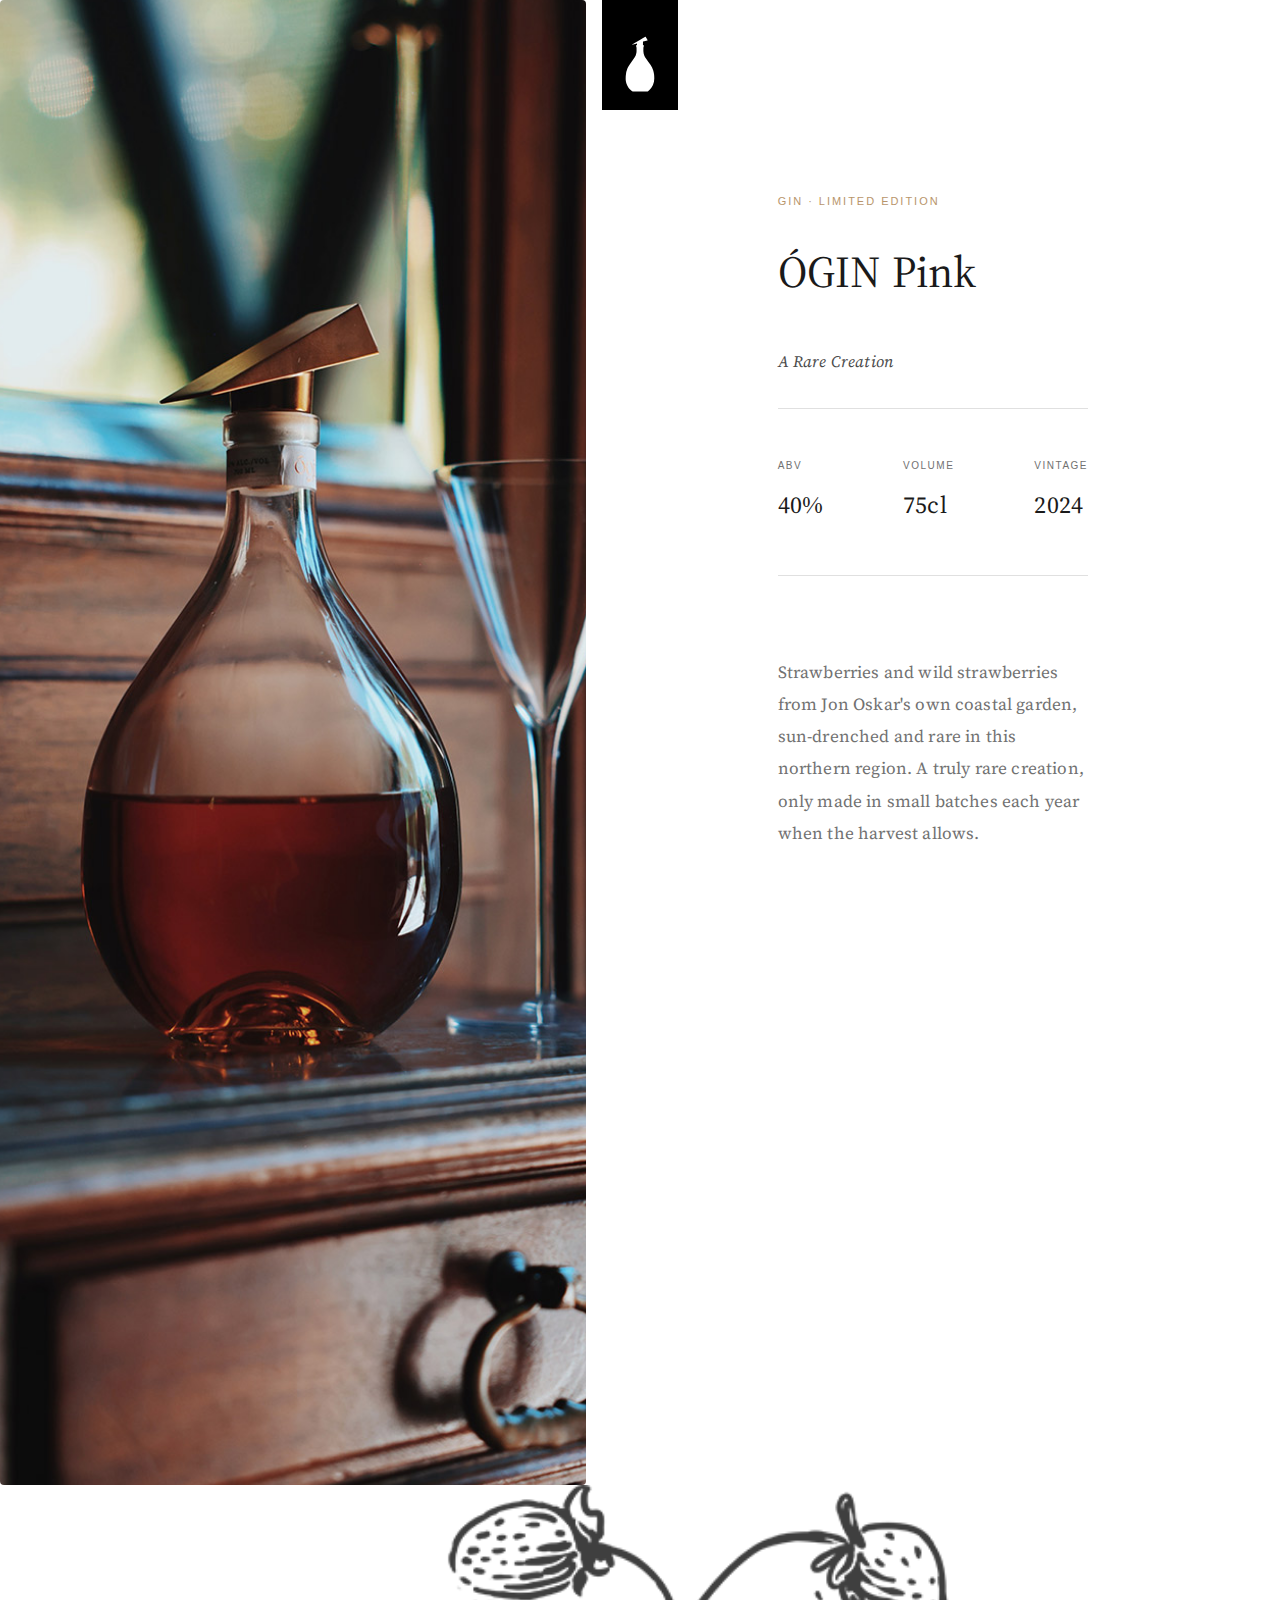
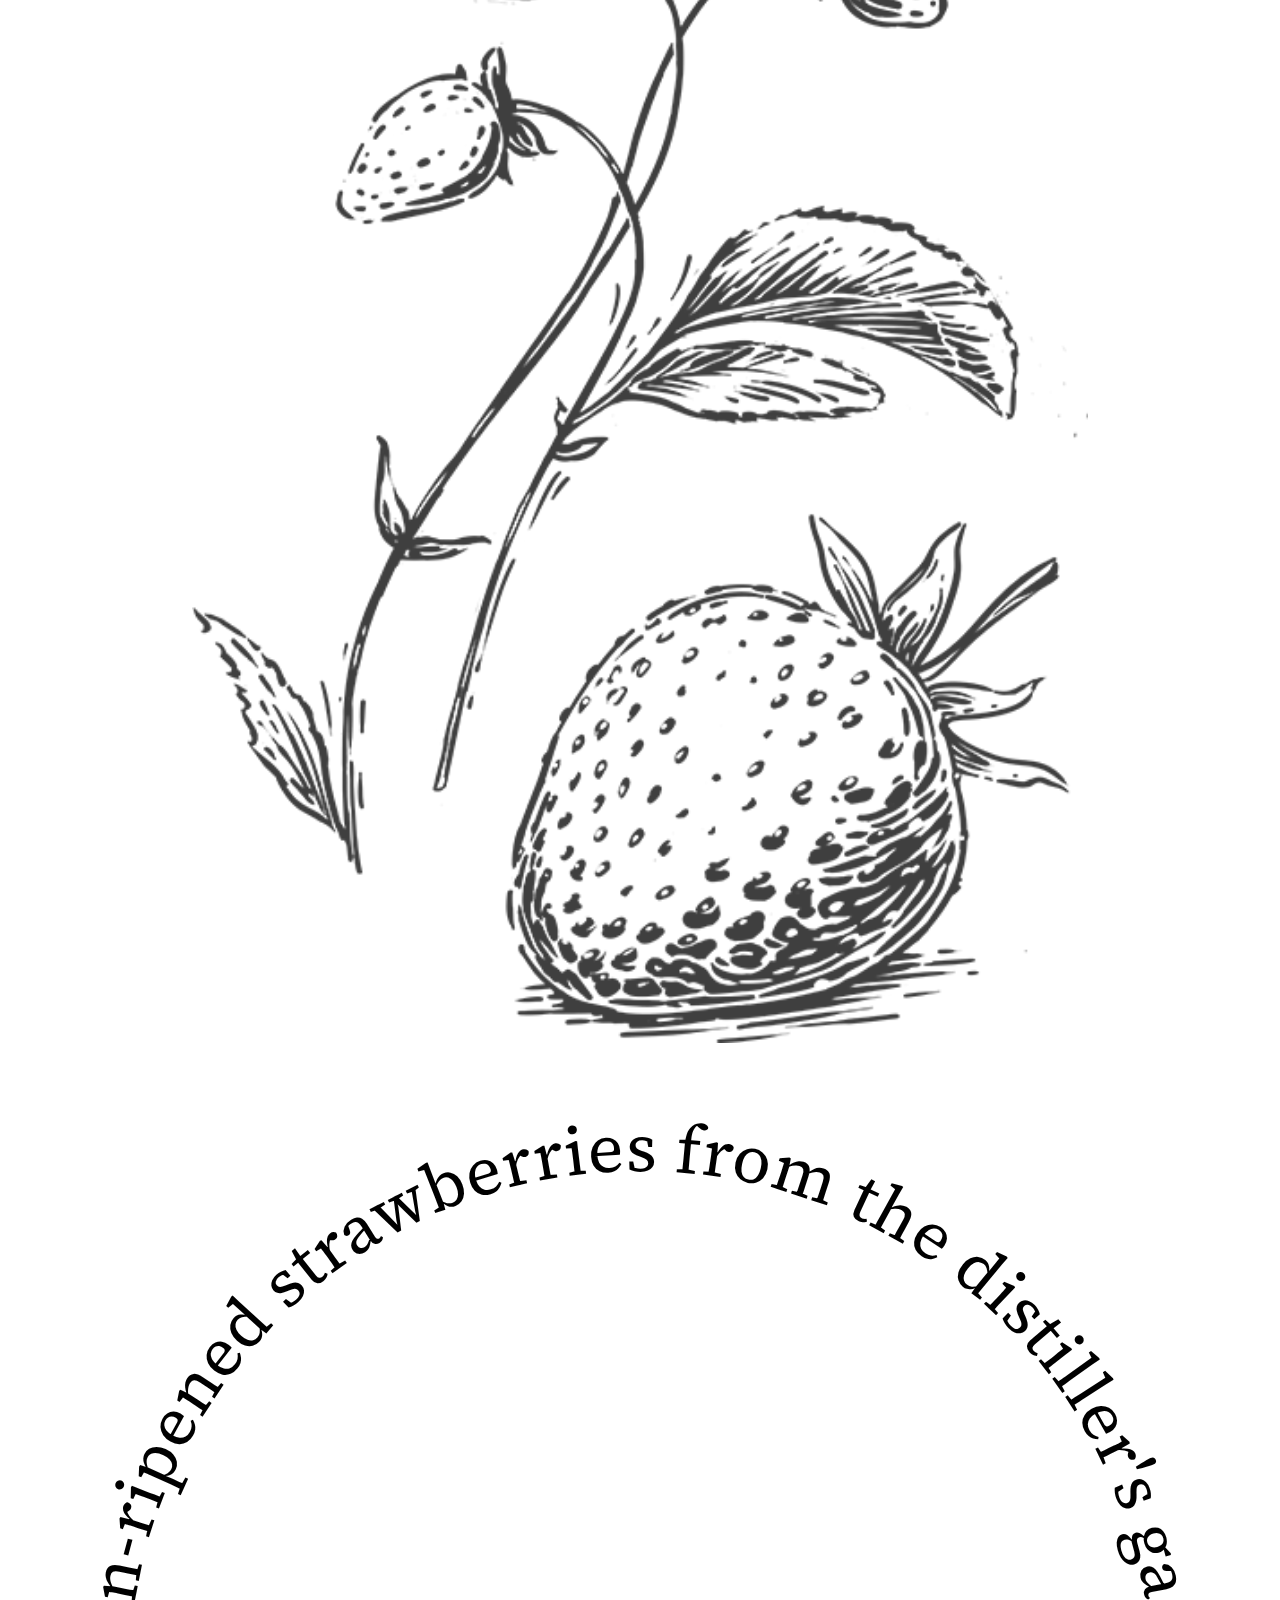
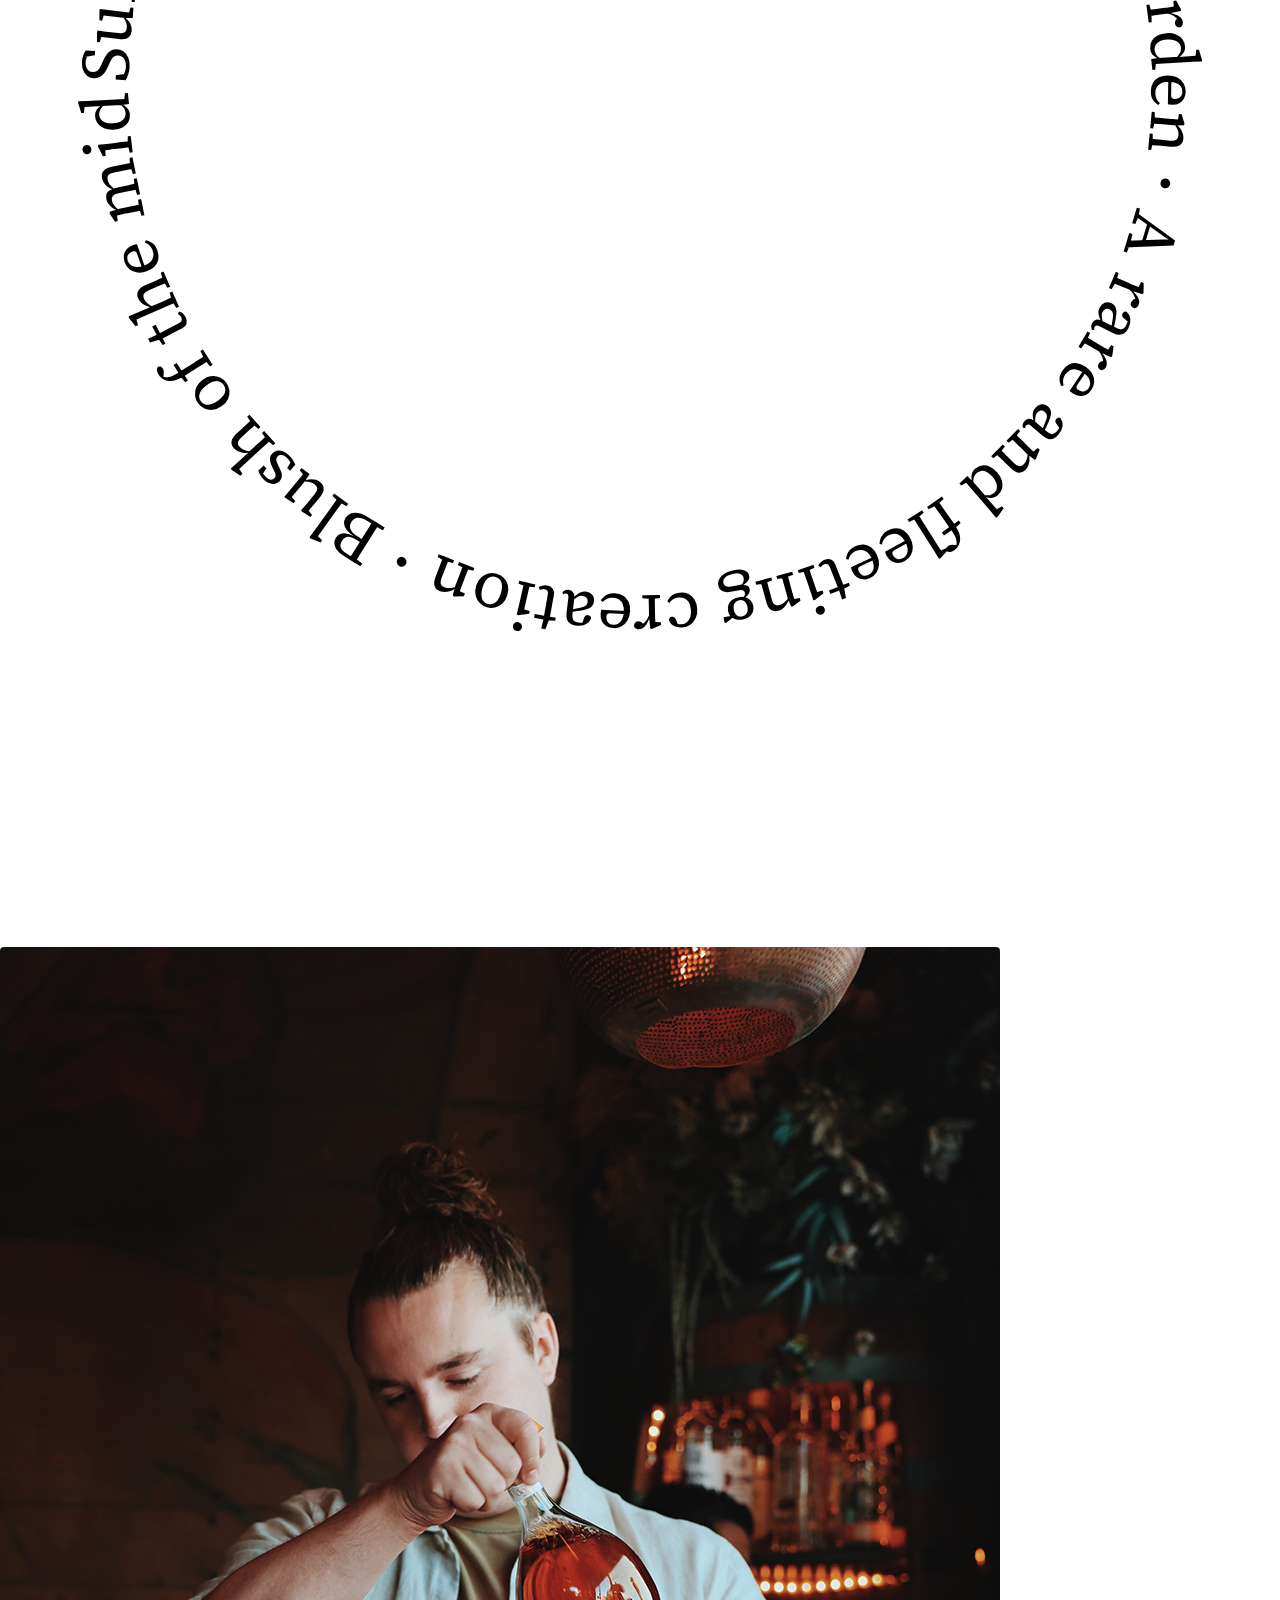
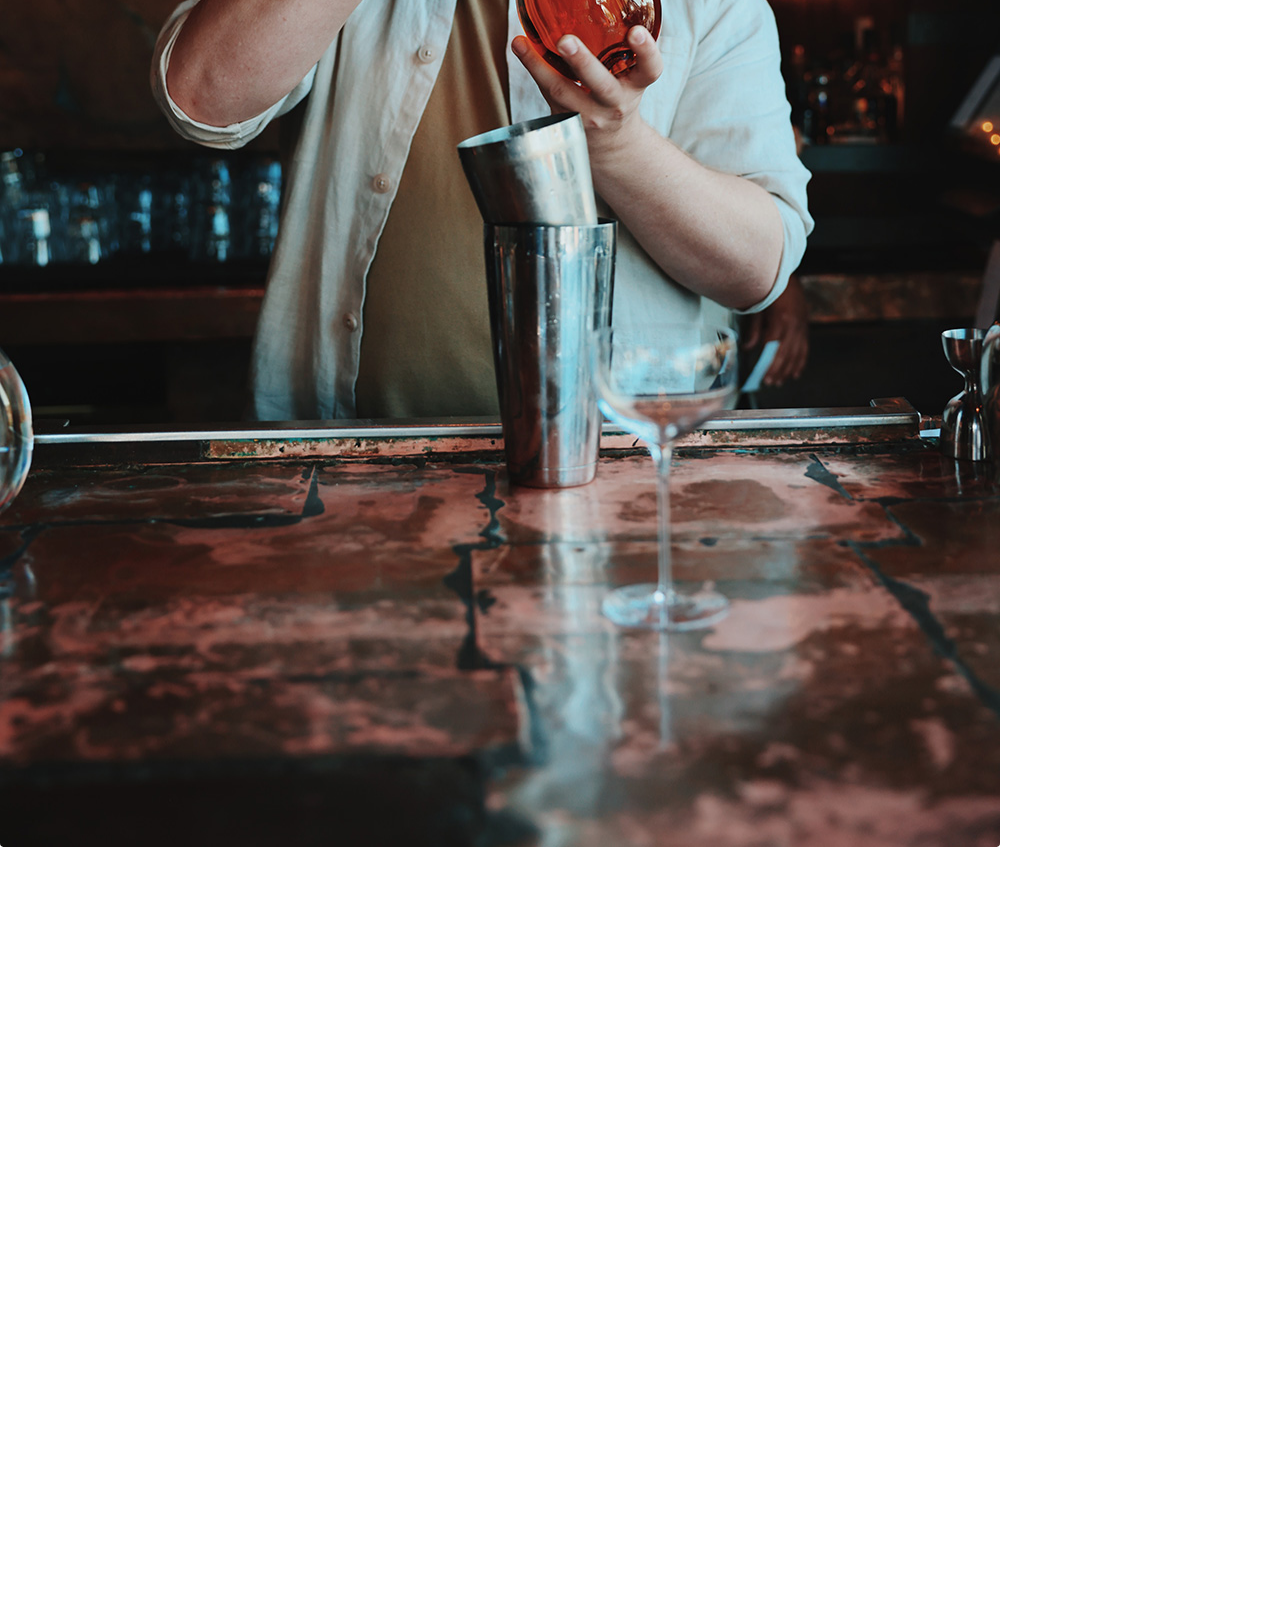
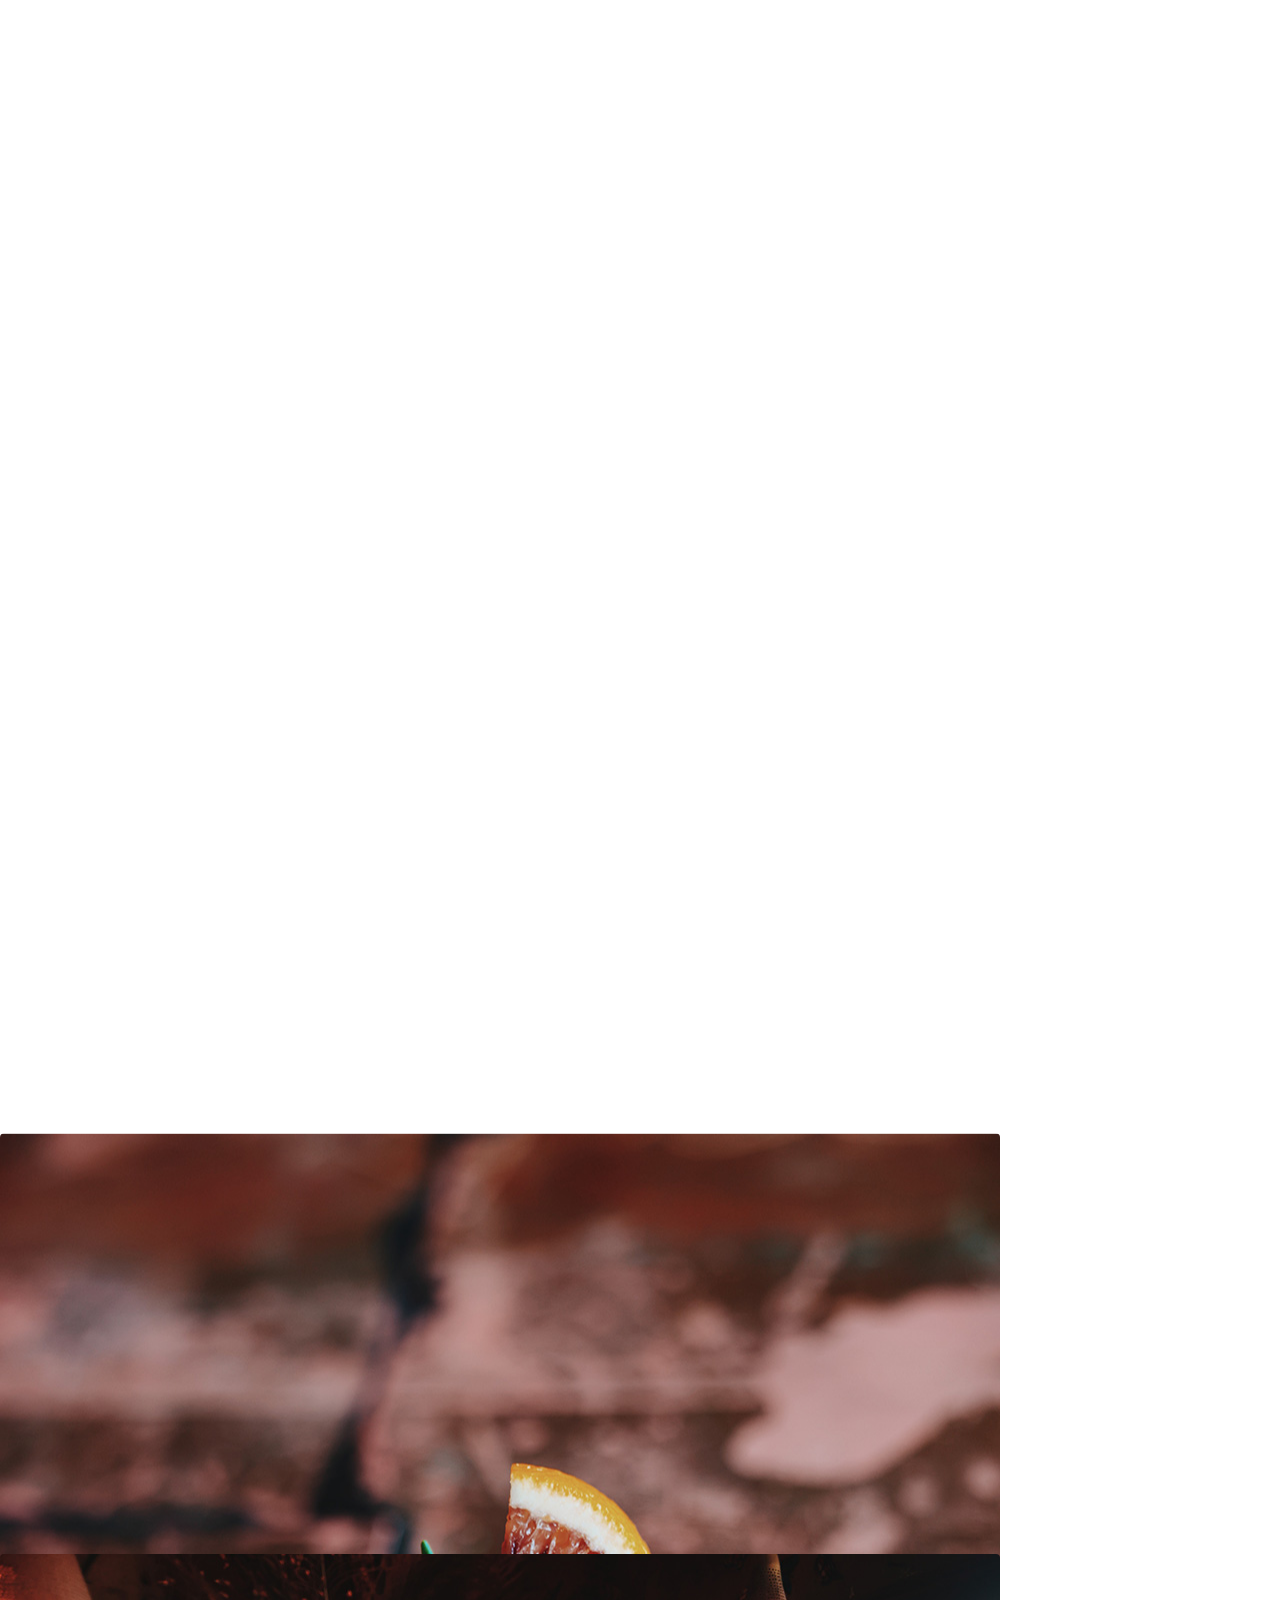
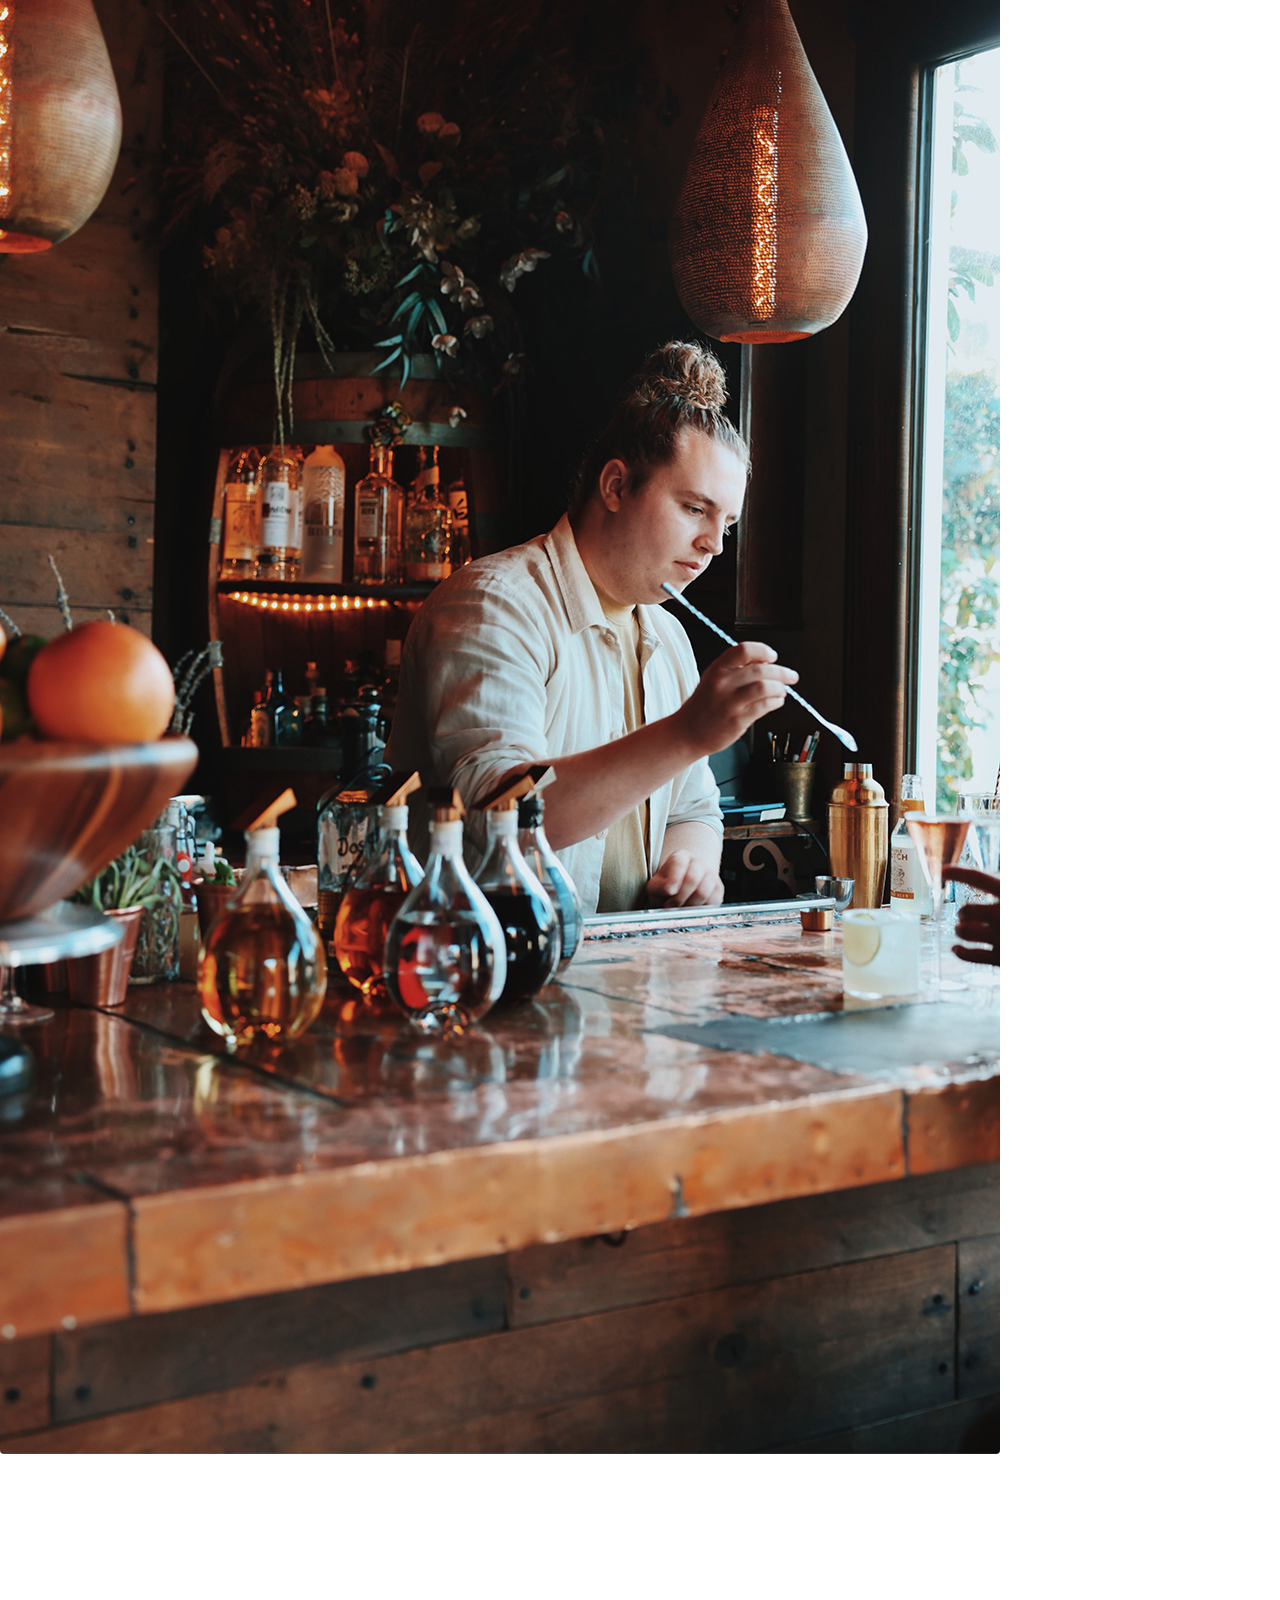
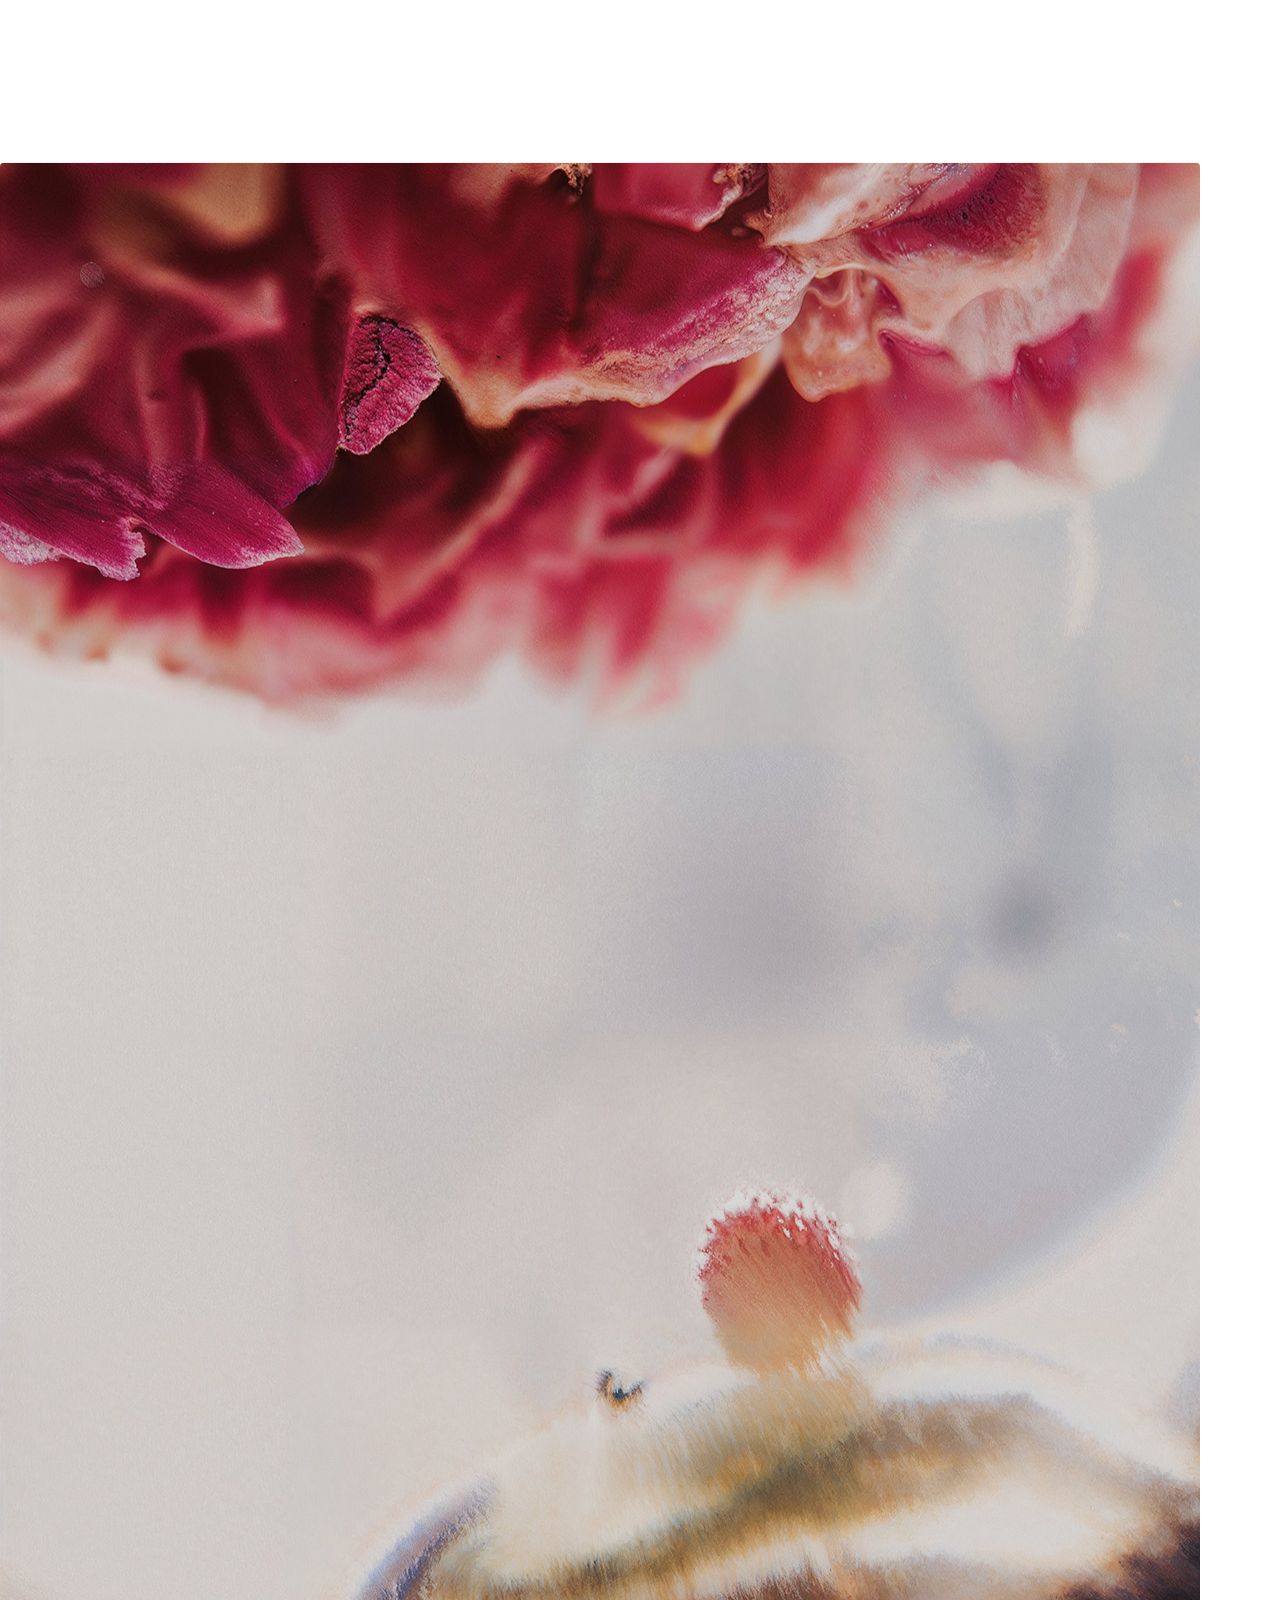
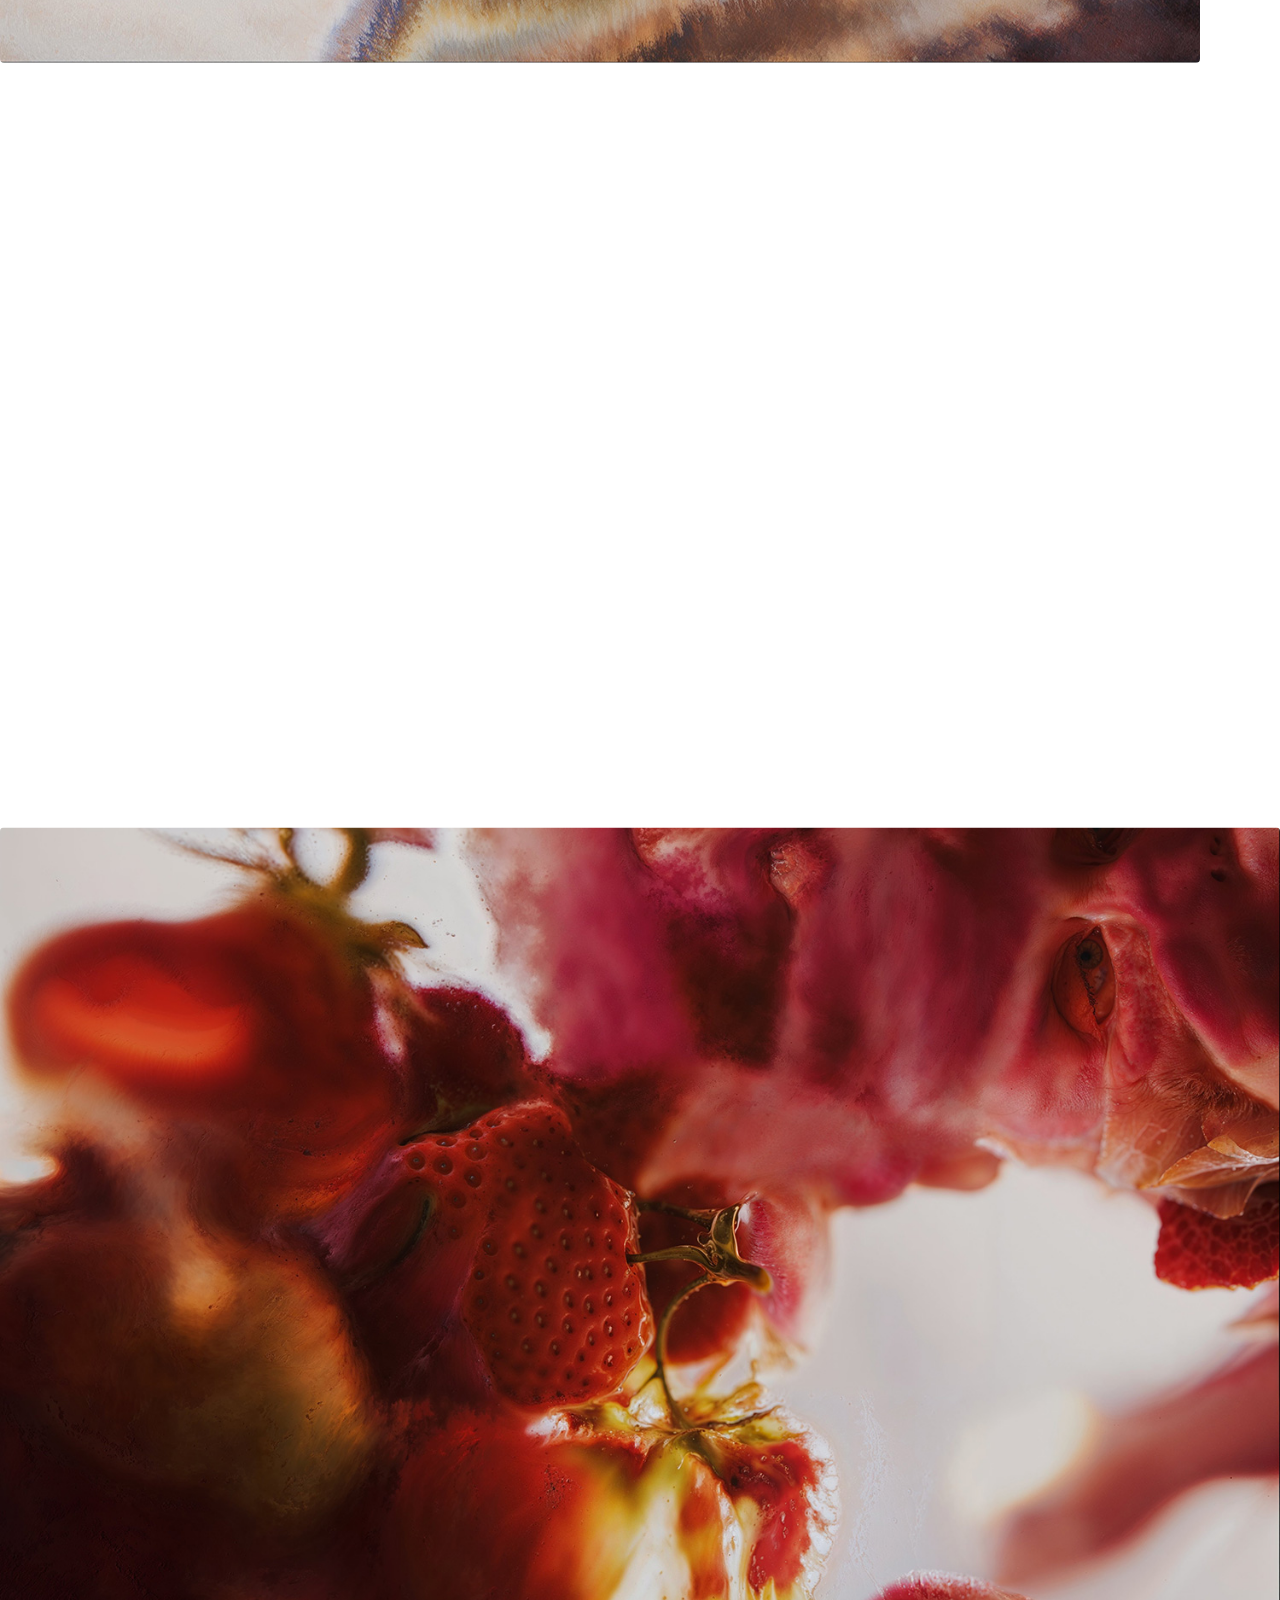
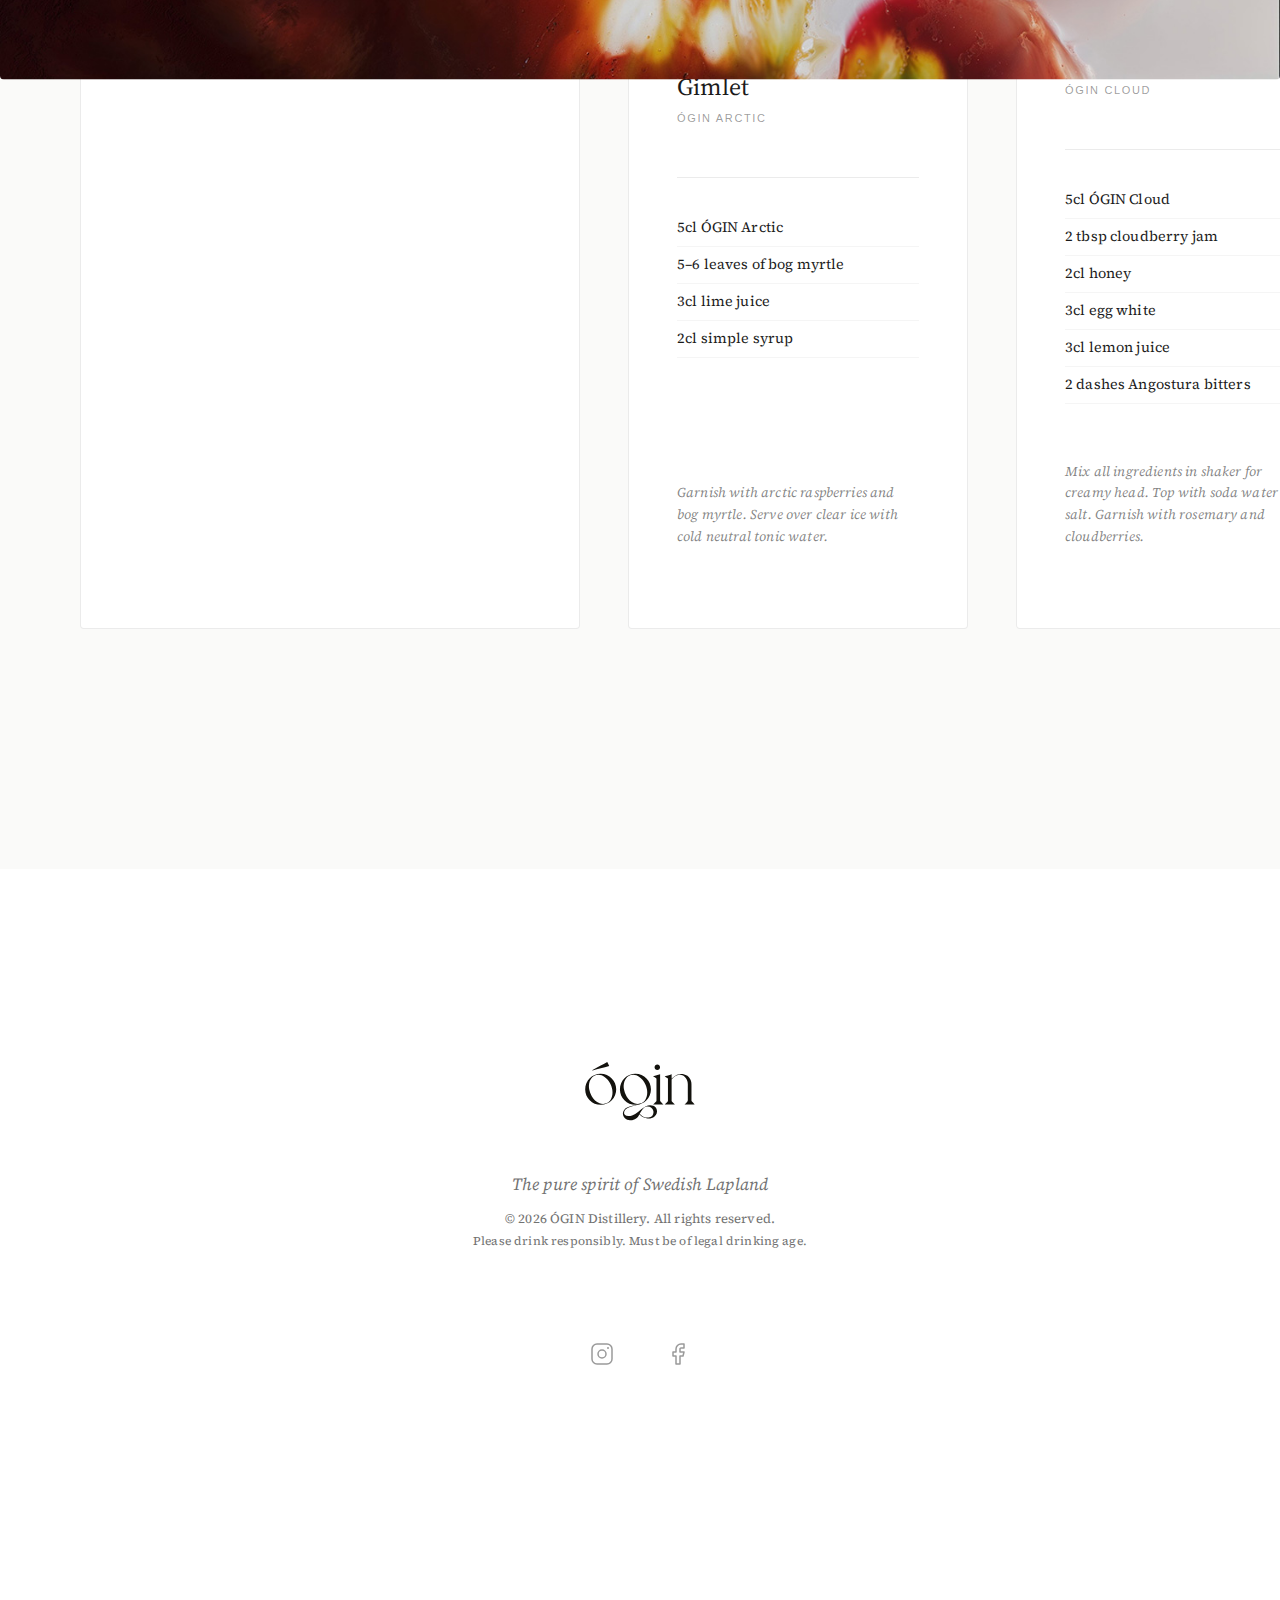
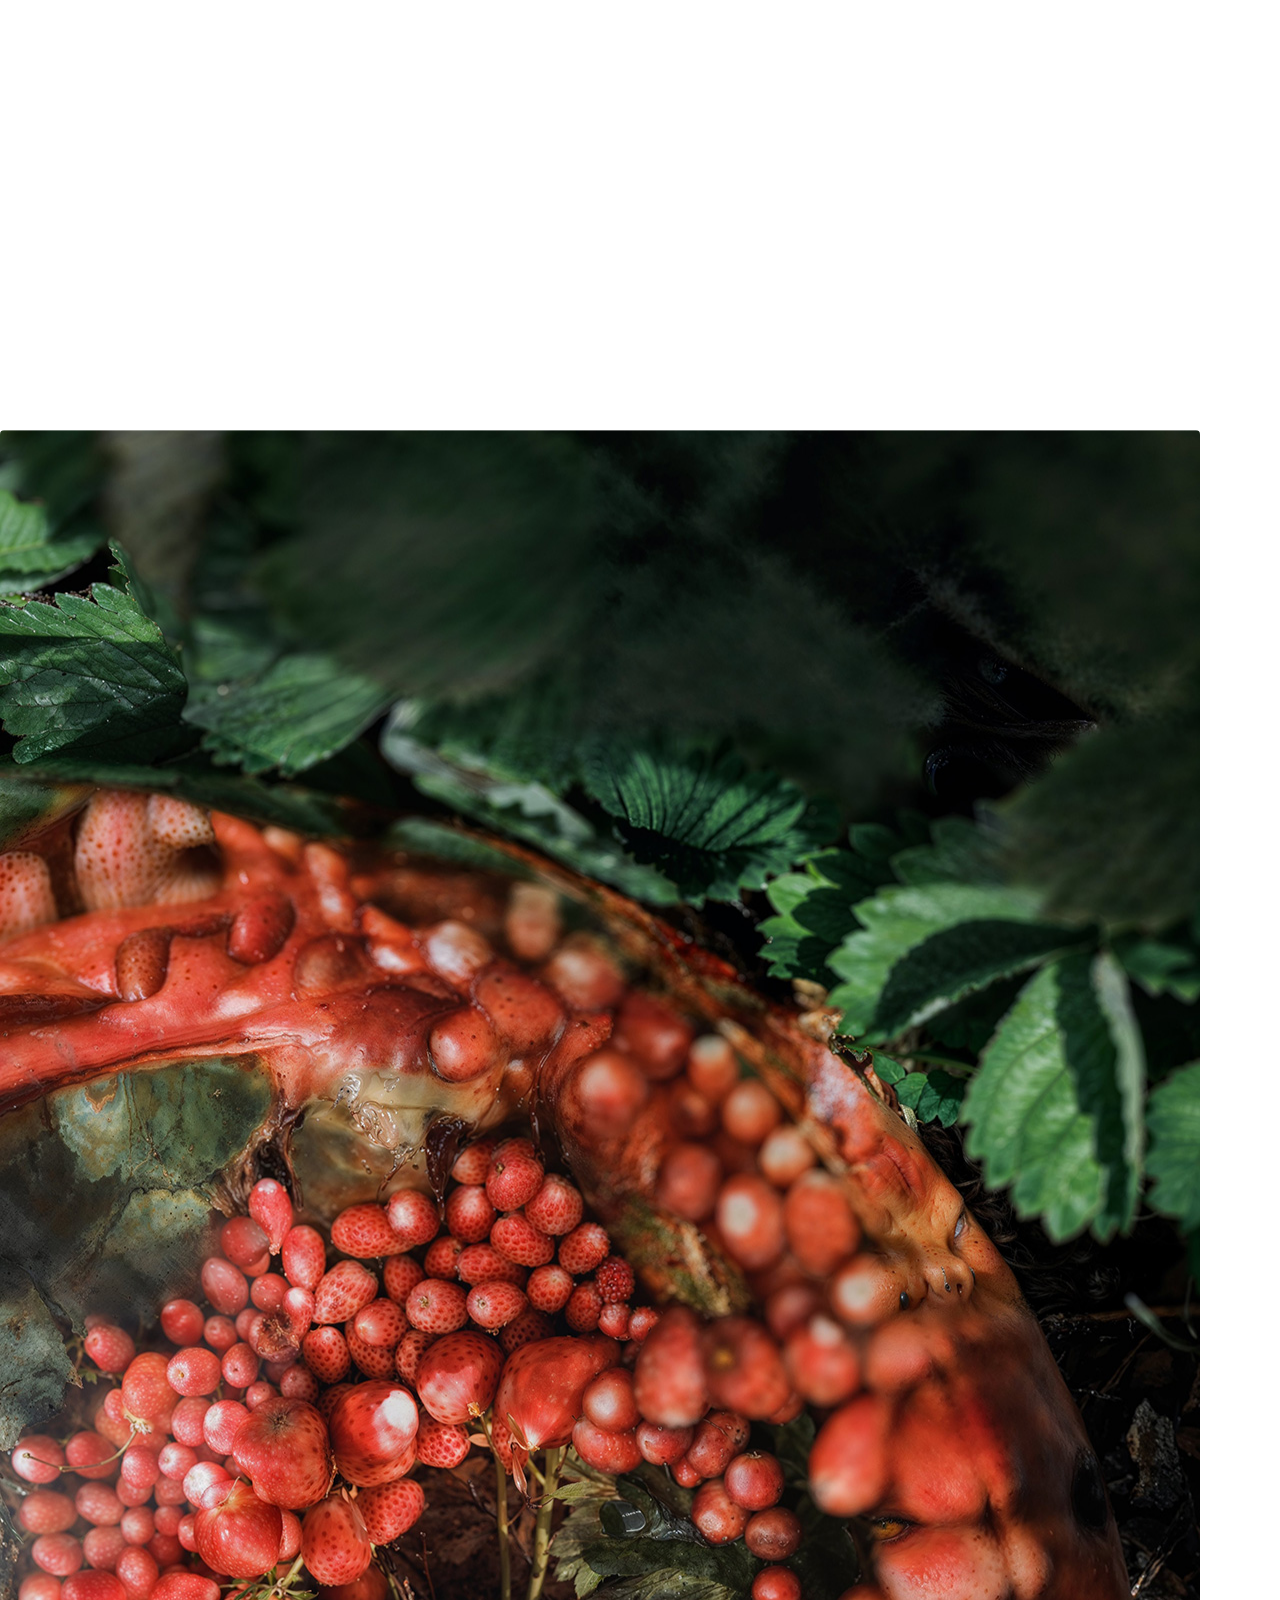
<file: product-pink.html>
<!DOCTYPE html>
<html lang="en">
<head>
    <meta charset="UTF-8">
    <meta name="viewport" content="width=device-width, initial-scale=1.0">
    <meta name="description" content="ÓGIN Pink — A Rare Creation. Limited edition gin infused with strawberries, wild strawberries and rose leaves from the distiller's own garden.">
    <title>ÓGIN Pink — ÓGIN Distillery</title>
    <meta property="og:title" content="ÓGIN Pink — ÓGIN Distillery">
    <meta property="og:description" content="ÓGIN Pink — A Rare Creation. Limited edition gin infused with strawberries, wild strawberries and rose leaves from the distiller's own garden.">
    <meta property="og:url" content="https://ogindistillery.com/product-pink.html">
    <meta property="og:image" content="https://ogindistillery.com/images/socialpreview.jpg">
    <meta property="og:type" content="website">
    <meta name="twitter:card" content="summary_large_image">
    <meta name="twitter:image" content="https://ogindistillery.com/images/socialpreview.jpg">
    <link rel="canonical" href="https://ogindistillery.com/product-pink.html">
    <link rel="icon" href="images/ogin.svg" type="image/svg+xml">

    <link rel="preconnect" href="https://fonts.googleapis.com">
    <link rel="preconnect" href="https://fonts.gstatic.com" crossorigin>
    <link href="https://fonts.googleapis.com/css2?family=Source+Serif+4:ital,opsz,wght@0,8..60,400;0,8..60,500;1,8..60,400&display=swap" rel="stylesheet">

    <link rel="stylesheet" href="css/main.css?v=51">
    <link rel="stylesheet" href="css/pages.css?v=19">

    <script type="application/ld+json">
    {
      "@context": "https://schema.org",
      "@type": "Product",
      "name": "ÓGIN Pink",
      "description": "A Rare Creation. Limited edition gin infused with strawberries, wild strawberries and rose leaves from the distiller's own garden.",
      "brand": { "@type": "Brand", "name": "ÓGIN Distillery" },
      "image": "https://ogindistillery.com/images/pink.jpg",
      "category": "Gin",
      "url": "https://ogindistillery.com/product-pink.html"
    }
    </script>
</head>
<body>
    <!-- Navigation -->
    <div id="site-nav"></div>
    <script src="js/nav.js"></script>

    <main>
        <section class="section-story product-hero-story">
            <div class="story-split">
                <div class="story-image fade-left">
                    <img src="images/pink.jpg" alt="ÓGIN Pink" loading="lazy">
                </div>
                <div class="story-content">
                    <span class="section-label fade-up">Gin · Limited Edition</span>
                    <h1 class="section-title fade-up delay-1">ÓGIN Pink</h1>
                    <p class="product-headline fade-up delay-1">A Rare Creation</p>

                    <div class="product-specs fade-up delay-2">
                        <div class="spec">
                            <span class="spec-label">ABV</span>
                            <span class="spec-value">40%</span>
                        </div>
                        <div class="spec">
                            <span class="spec-label">Volume</span>
                            <span class="spec-value">75cl</span>
                        </div>
                        <div class="spec">
                            <span class="spec-label">Vintage</span>
                            <span class="spec-value">2024</span>
                        </div>
                    </div>

                    <div class="product-description fade-up delay-3">
                        <p>Strawberries and wild strawberries from Jon Oskar's own coastal garden, sun-drenched and rare in this northern region. A truly rare creation, only made in small batches each year when the harvest allows.</p>
                    </div>

                    <div class="product-accent-image fade-up delay-3">
                        <img src="images/pink-secondary.jpg" alt="" loading="lazy">
                    </div>

                    <div class="product-actions fade-up delay-4">
                        <a href="https://www.systembolaget.se/produkt/sprit/ogin-8581701/" target="_blank" rel="noopener" class="btn btn-primary">Systembolaget</a>
                        <a href="contact.html" class="btn btn-outline">Distributors</a>
                    </div>
                </div>
            </div>
        </section>

        <!-- Gallery -->
        <div class="product-gallery-icon">
            <img src="images/pink-icon.png" alt="" style="width: 70%; margin: 0 auto; display: block;">
            <svg class="icon-circle-text" viewBox="0 0 300 300">
                <defs><path id="pink-circle" d="M150,150 m-120,0 a120,120 0 1,1 240,0 a120,120 0 1,1 -240,0"/></defs>
                <text><textPath href="#pink-circle">Sun-ripened strawberries from the distiller's garden · A rare and fleeting creation · Blush of the midnight sun ·</textPath></text>
            </svg>
        </div>
        <div class="product-gallery">
            <div class="product-gallery-img"><img src="images/pink/3F9A4264.jpg" alt="" loading="lazy"></div>
            <div class="product-gallery-img"><img src="images/pink/3F9A4432.jpg" alt="" loading="lazy"></div>
            <div class="product-gallery-img"><img src="images/pink/3F9A4496.jpg" alt="" loading="lazy"></div>
            <div class="product-gallery-img"><img src="images/pink/pink-fusion.jpg" alt="" loading="lazy"></div>
            <div class="product-gallery-img"><img src="images/pink/pink-fusion-2.jpg" alt="" loading="lazy"></div>
            <div class="product-gallery-img"><img src="images/pink/pink-fusion-3.jpg" alt="" loading="lazy"></div>

        </div>

        <!-- Cocktails -->
        <section class="section section-cocktails">
            <div class="container cocktails-header">
                <div>
                    <span class="section-label fade-up">Serve</span>
                    <h2 class="section-title fade-up delay-1">Signature Cocktails</h2>
                </div>
                <div class="cocktails-nav fade-up delay-1">
                    <button class="cocktails-arrow cocktails-prev" aria-label="Previous">
                        <svg width="20" height="20" viewBox="0 0 20 20" fill="none">
                            <path d="M16 10H4M4 10L9 5M4 10L9 15" stroke="currentColor" stroke-width="1.5" stroke-linecap="round" stroke-linejoin="round"/>
                        </svg>
                    </button>
                    <button class="cocktails-arrow cocktails-next" aria-label="Next">
                        <svg width="20" height="20" viewBox="0 0 20 20" fill="none">
                            <path d="M4 10H16M16 10L11 5M16 10L11 15" stroke="currentColor" stroke-width="1.5" stroke-linecap="round" stroke-linejoin="round"/>
                        </svg>
                    </button>
                </div>
            </div>
            <div class="cocktails-track">
                <div class="cocktail-card cocktail-card-image">
                    <img src="images/3F9A4784.jpeg" alt="Cocktail preparation" loading="lazy">
                </div>
                <div class="cocktail-card">
                    <div class="cocktail-number">01</div>
                    <h3 class="cocktail-name">Arctic Raspberry Gimlet</h3>
                    <span class="cocktail-spirit">ÓGIN Arctic</span>
                    <ul class="cocktail-ingredients">
                        <li>5cl ÓGIN Arctic</li>
                        <li>5–6 leaves of bog myrtle</li>
                        <li>3cl lime juice</li>
                        <li>2cl simple syrup</li>
                    </ul>
                    <p class="cocktail-method">Garnish with arctic raspberries and bog myrtle. Serve over clear ice with cold neutral tonic water.</p>
                </div>
                <div class="cocktail-card">
                    <div class="cocktail-number">02</div>
                    <h3 class="cocktail-name">Cloud Sour</h3>
                    <span class="cocktail-spirit">ÓGIN Cloud</span>
                    <ul class="cocktail-ingredients">
                        <li>5cl ÓGIN Cloud</li>
                        <li>2 tbsp cloudberry jam</li>
                        <li>2cl honey</li>
                        <li>3cl egg white</li>
                        <li>3cl lemon juice</li>
                        <li>2 dashes Angostura bitters</li>
                    </ul>
                    <p class="cocktail-method">Mix all ingredients in shaker for creamy head. Top with soda water and salt. Garnish with rosemary and cloudberries.</p>
                </div>
                <div class="cocktail-card cocktail-card-image">
                    <img src="images/3F9A0025.jpg" alt="Cocktail preparation" loading="lazy">
                </div>
                <div class="cocktail-card">
                    <div class="cocktail-number">03</div>
                    <h3 class="cocktail-name">Nature &amp; Tonic</h3>
                    <span class="cocktail-spirit">ÓGIN Nature</span>
                    <ul class="cocktail-ingredients">
                        <li>5cl ÓGIN Nature</li>
                        <li>0.5cl lemon juice</li>
                        <li>Arctic raspberries</li>
                        <li>Pine shoots and bog myrtle</li>
                    </ul>
                    <p class="cocktail-method">Serve over clear ice with cold neutral tonic water. Alternative: substitute with rosemary, regular raspberries, and extra lemon.</p>
                </div>
                <div class="cocktail-card">
                    <div class="cocktail-number">04</div>
                    <h3 class="cocktail-name">Barrel Martini</h3>
                    <span class="cocktail-spirit">ÓGIN Barrel</span>
                    <ul class="cocktail-ingredients">
                        <li>7cl ÓGIN Barrel</li>
                        <li>1cl dry vermouth</li>
                        <li>Olives</li>
                    </ul>
                    <p class="cocktail-method">Stir over clear ice carefully to limit dilution. Garnish with one or two olives.</p>
                </div>
                <div class="cocktail-card">
                    <div class="cocktail-number">05</div>
                    <h3 class="cocktail-name">Pink Gin Fizz</h3>
                    <span class="cocktail-spirit">ÓGIN Pink</span>
                    <ul class="cocktail-ingredients">
                        <li>3cl ÓGIN Pink</li>
                        <li>2cl Aperol</li>
                        <li>2 dashes Angostura bitters</li>
                        <li>2cl agave syrup</li>
                        <li>3cl lemon juice</li>
                        <li>3cl egg white</li>
                        <li>10cl fruity sour beer</li>
                        <li>6cl soda water</li>
                    </ul>
                    <p class="cocktail-method">Garnish with lingonberry salt.</p>
                </div>
            </div>
        </section>
    </main>

    <div id="site-footer"></div>
    <script src="js/footer.js"></script>
    <script src="js/main.js" defer></script>
    <script>
        // Product gallery parallax + background fade
        (function() {
            var gallery = document.querySelector('.product-gallery');
            var imgs = document.querySelectorAll('.product-gallery-img');
            if (!imgs.length || !gallery) return;

            var state = new Map();
            var depths = [0.15, 0.85, 0.4, 0.95];
            imgs.forEach(function(el, i) {
                var depth = depths[i % depths.length];
                var lerp = 0.02 + depth * 0.07;
                var range = 15 + depth * 280;
                state.set(el, { y: 0, lerp: lerp, range: range });
            });

            var bgLerp = 0;

            function tick() {
                var vh = window.innerHeight;
                var rect = gallery.getBoundingClientRect();
                var top = rect.top;
                var bottom = rect.bottom;

                var progress = 0;
                if (top < vh && bottom > 0) {
                    var enterProgress = Math.max(0, Math.min(1, (vh * 0.5 - top) / (vh * 1.0)));
                    var exitProgress = Math.min(1, bottom / (vh * 0.5));
                    progress = Math.min(enterProgress, exitProgress);
                }
                progress = Math.max(0, Math.min(1, progress));

                bgLerp += (progress - bgLerp) * 0.03;
                gallery.style.backgroundColor = 'rgba(240, 162, 183, ' + bgLerp.toFixed(3) + ')';

                imgs.forEach(function(el) {
                    var s = state.get(el);
                    var r = el.getBoundingClientRect();
                    var center = r.top + r.height / 2;
                    var p = (center - vh / 2) / vh;
                    var targetY = p * s.range;
                    s.y += (targetY - s.y) * s.lerp;
                    el.style.transform = 'translateY(' + s.y + 'px)';
                });
                requestAnimationFrame(tick);
            }
            requestAnimationFrame(tick);
        })();

        // Icon visibility + scroll rotation
        (function() {
            var icon = document.querySelector('.product-gallery-icon');
            var gallery = document.querySelector('.product-gallery');
            var circle = icon ? icon.querySelector('.icon-circle-text') : null;
            if (!icon || !gallery) return;
            var wasVisible = false;
            window.addEventListener('scroll', function() {
                var rect = gallery.getBoundingClientRect();
                var vh = window.innerHeight;
                var visible = rect.top < vh * 0.5 && rect.bottom > vh * 0.3;
                if (visible !== wasVisible) {
                    icon.classList.toggle('visible', visible);
                    wasVisible = visible;
                }
                if (circle) {
                    var deg = window.scrollY * 0.08;
                    circle.style.transform = 'translate(-50%, -50%) rotate(' + deg + 'deg)';
                }
            }, { passive: true });
        })();
    </script>
</body>
</html>
</file>
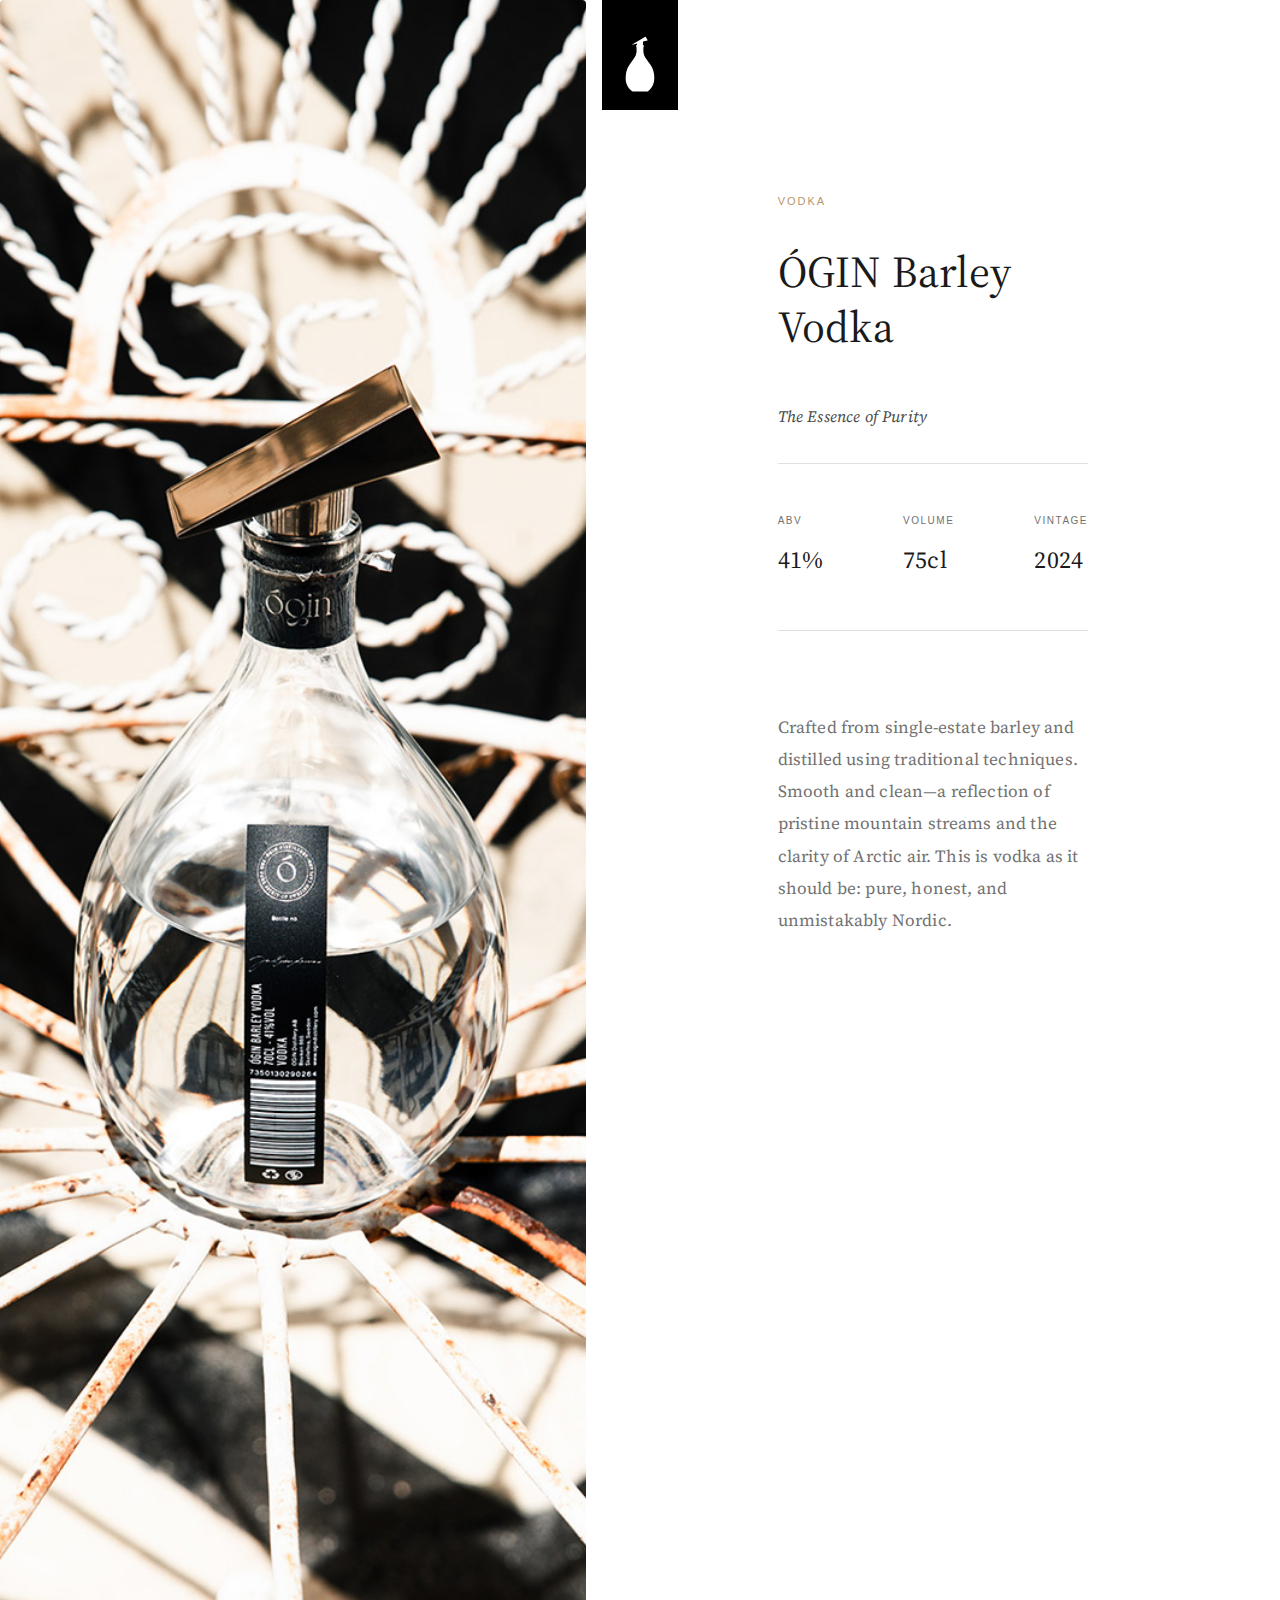
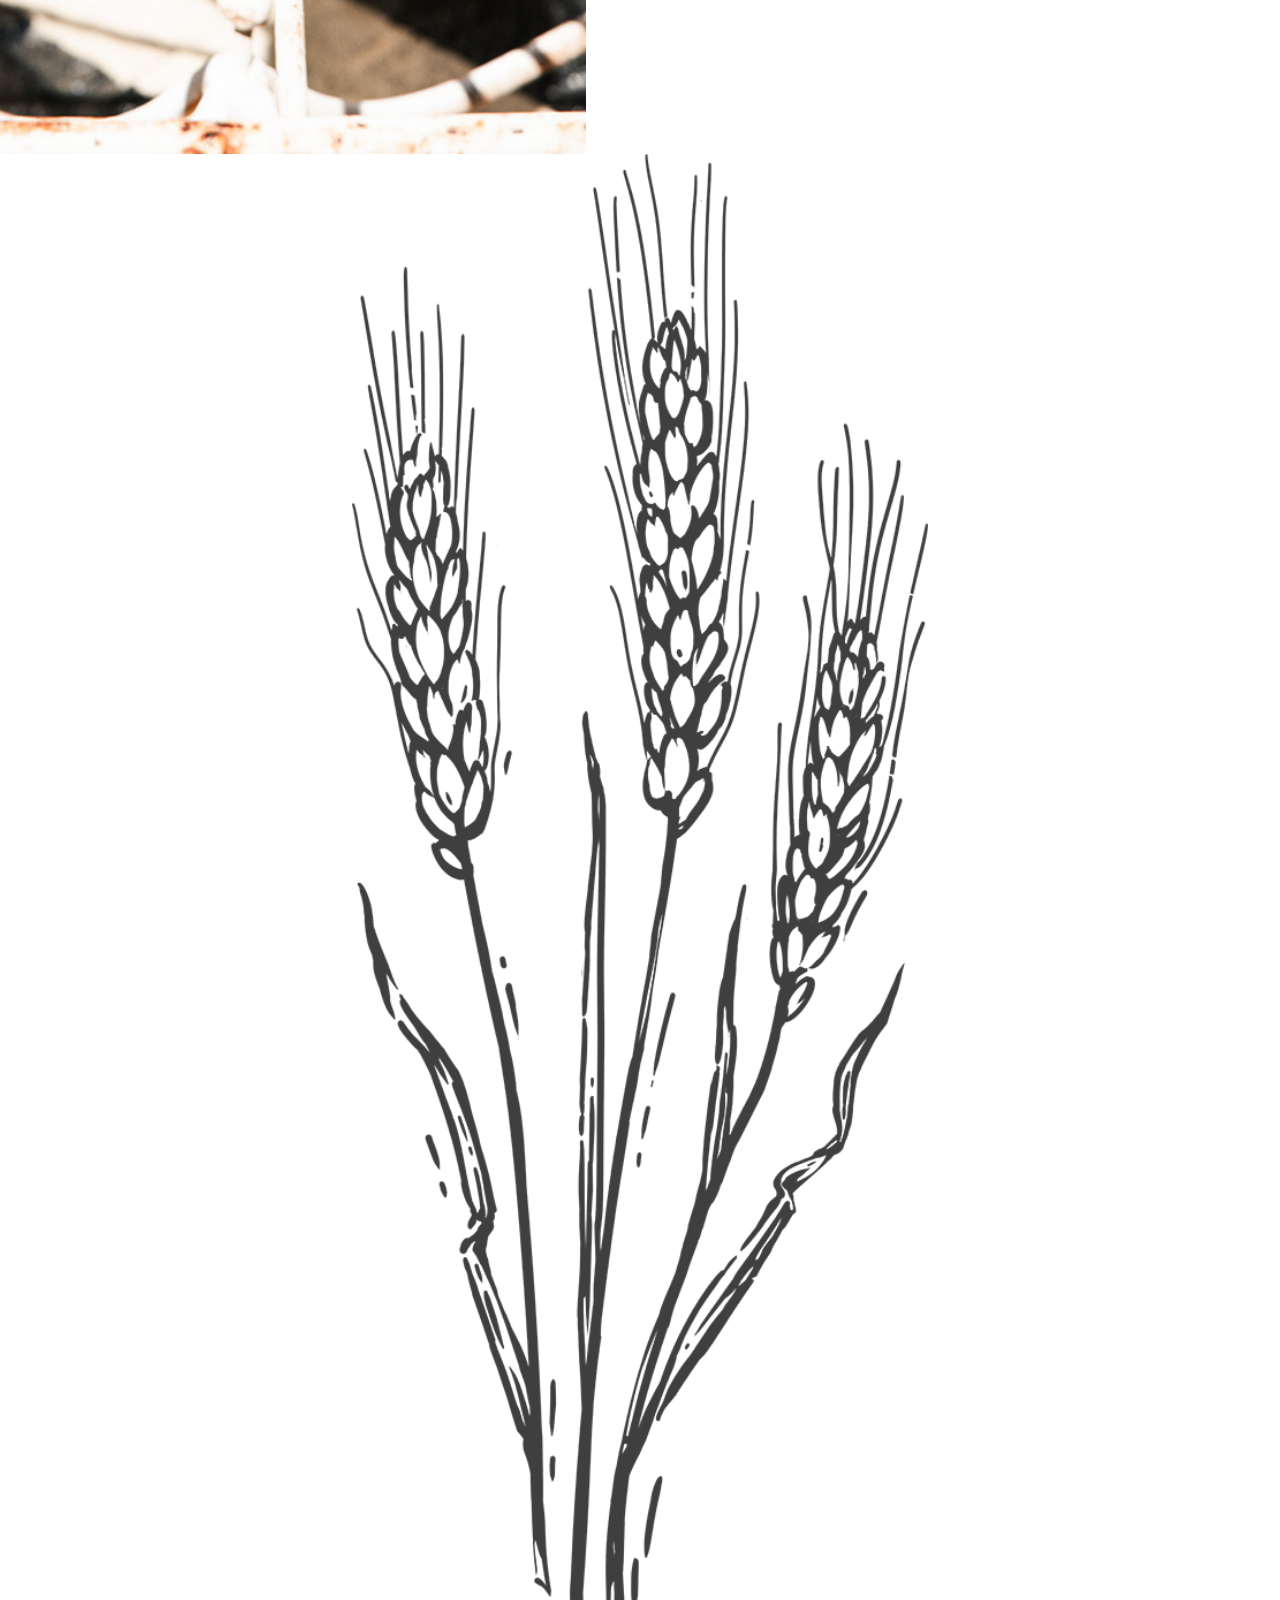
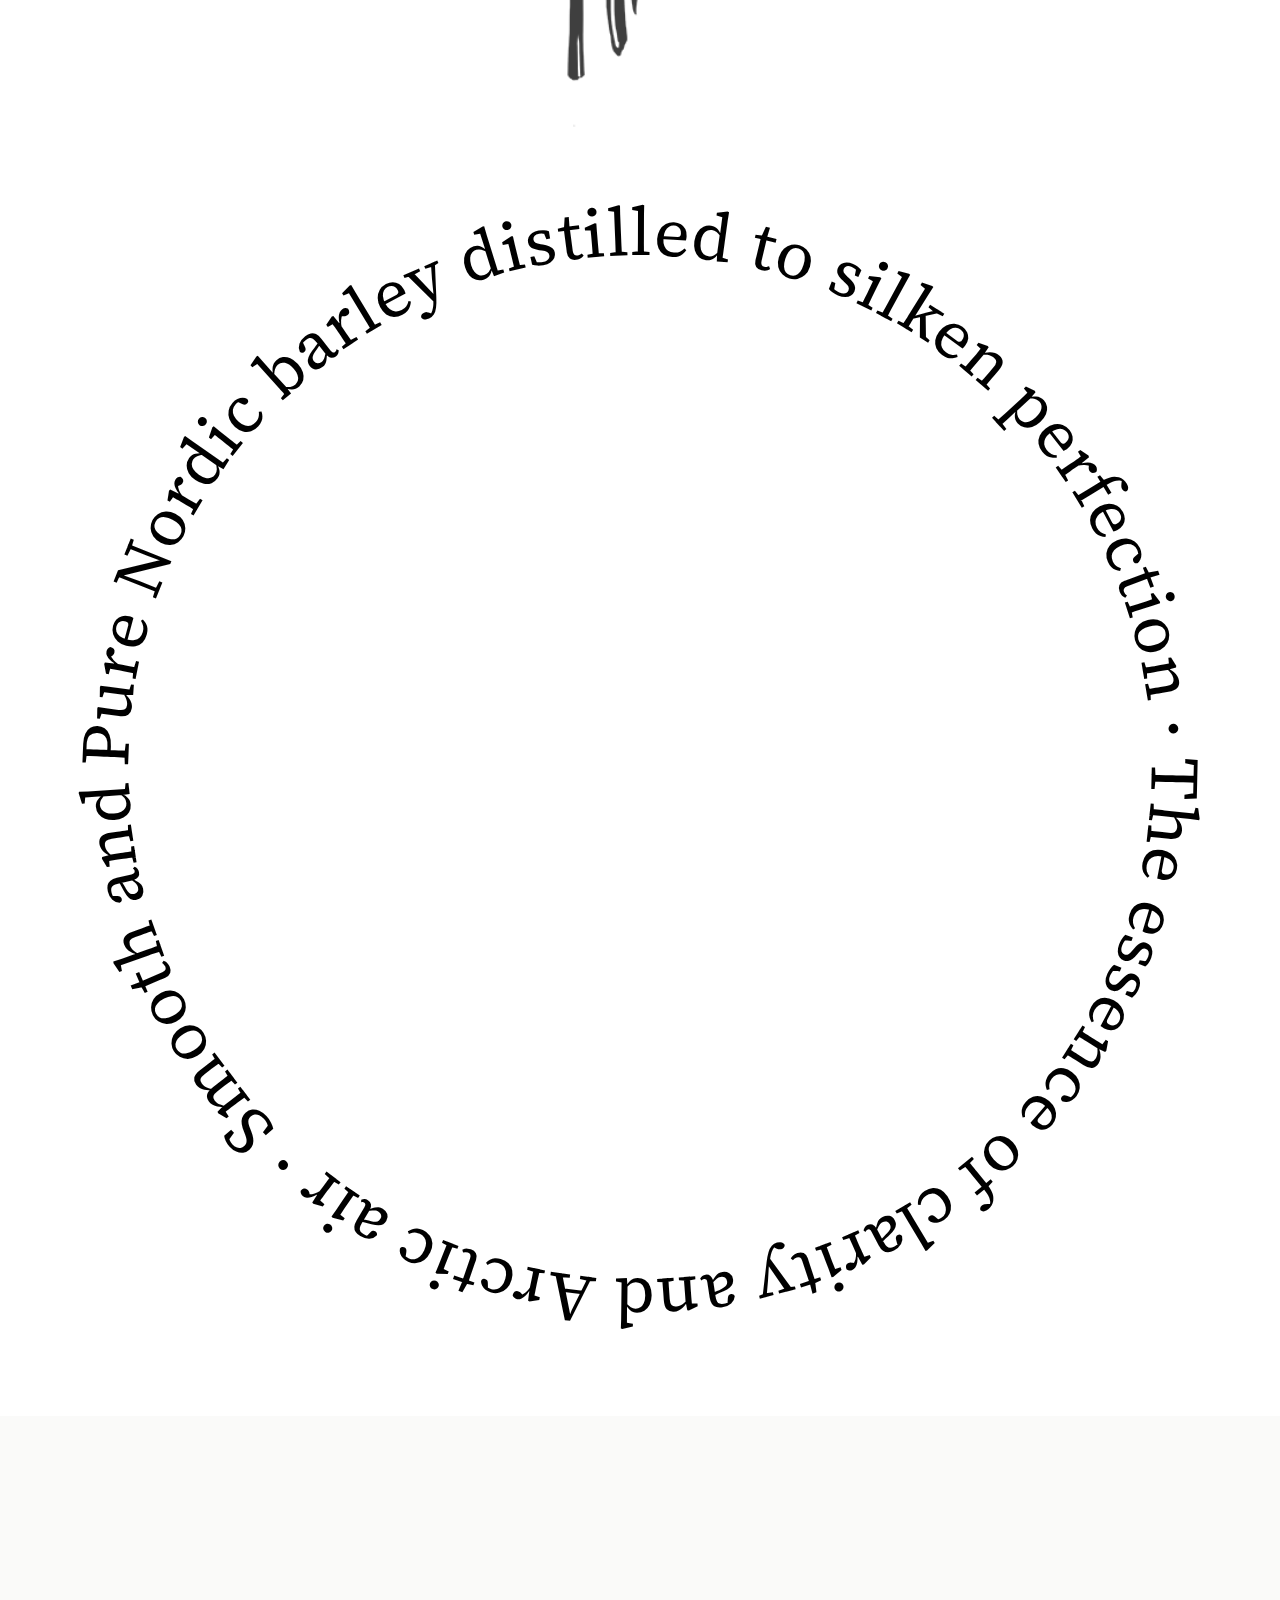
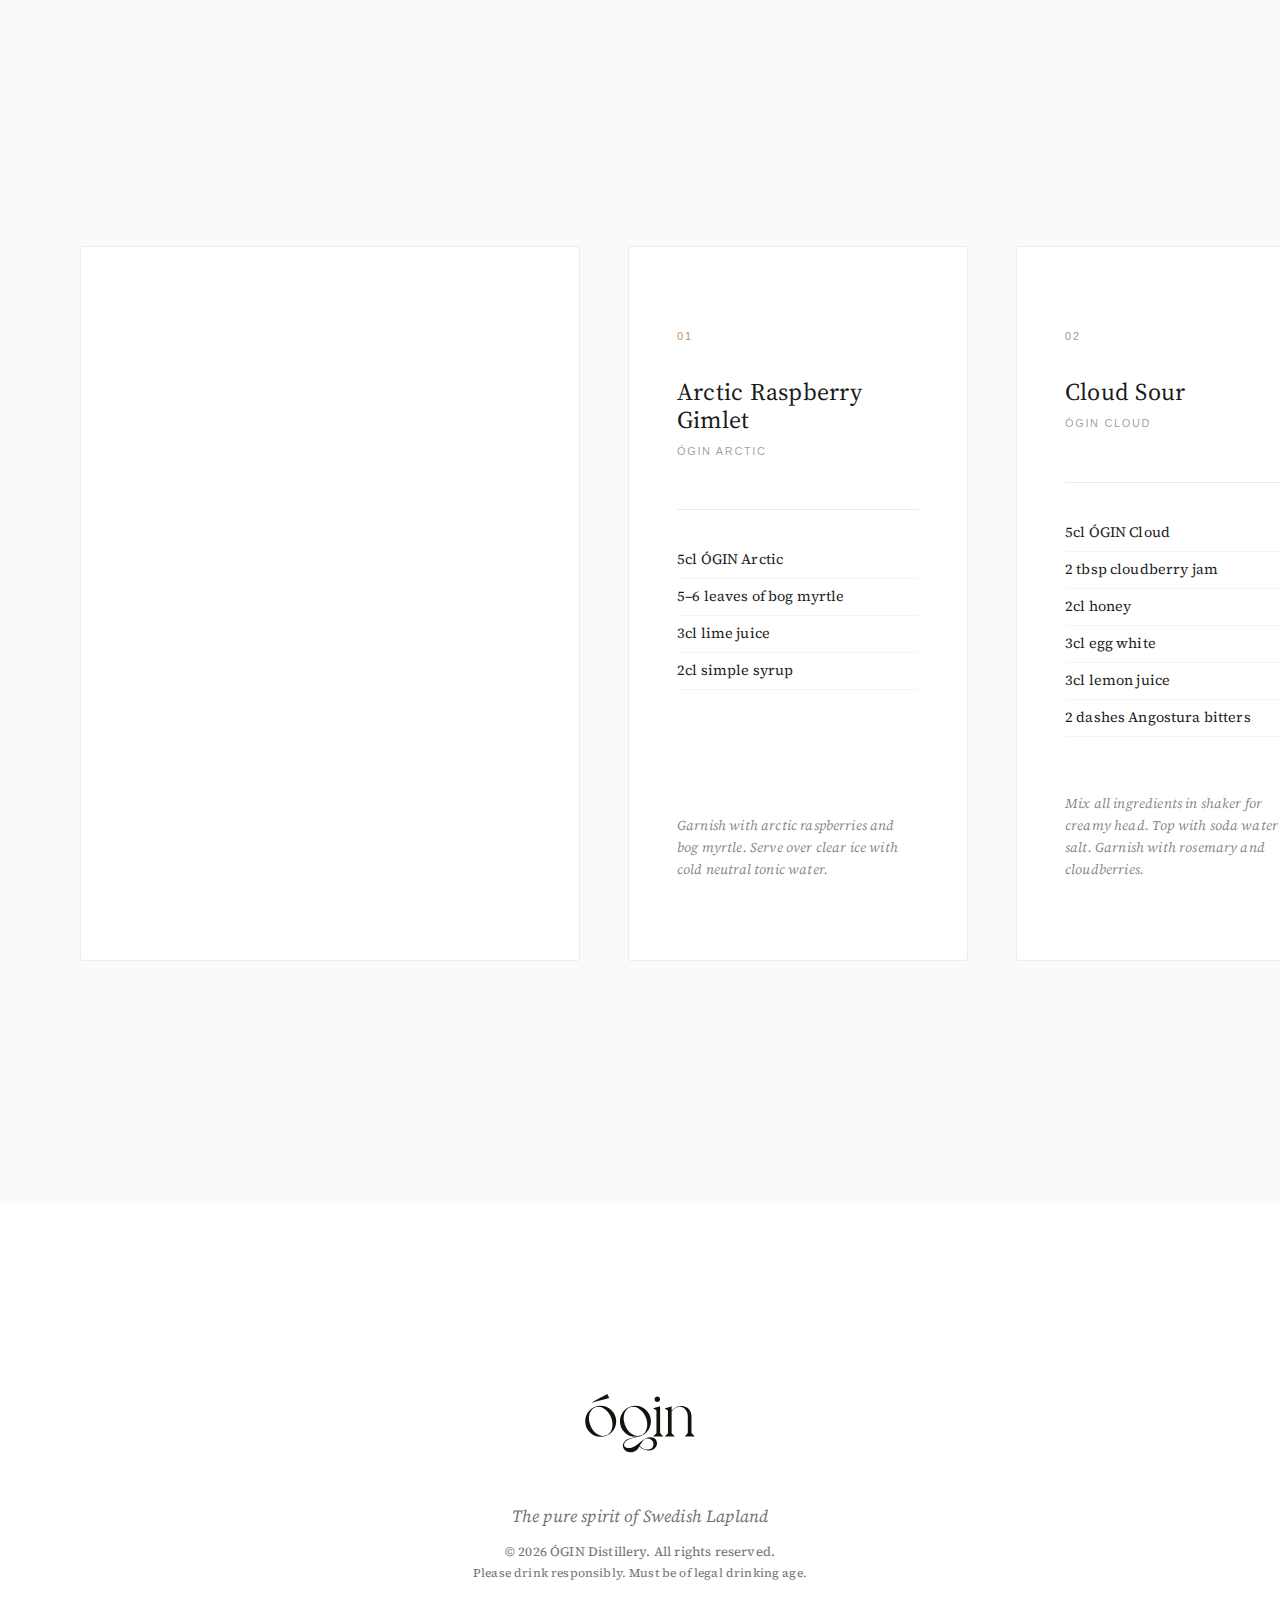
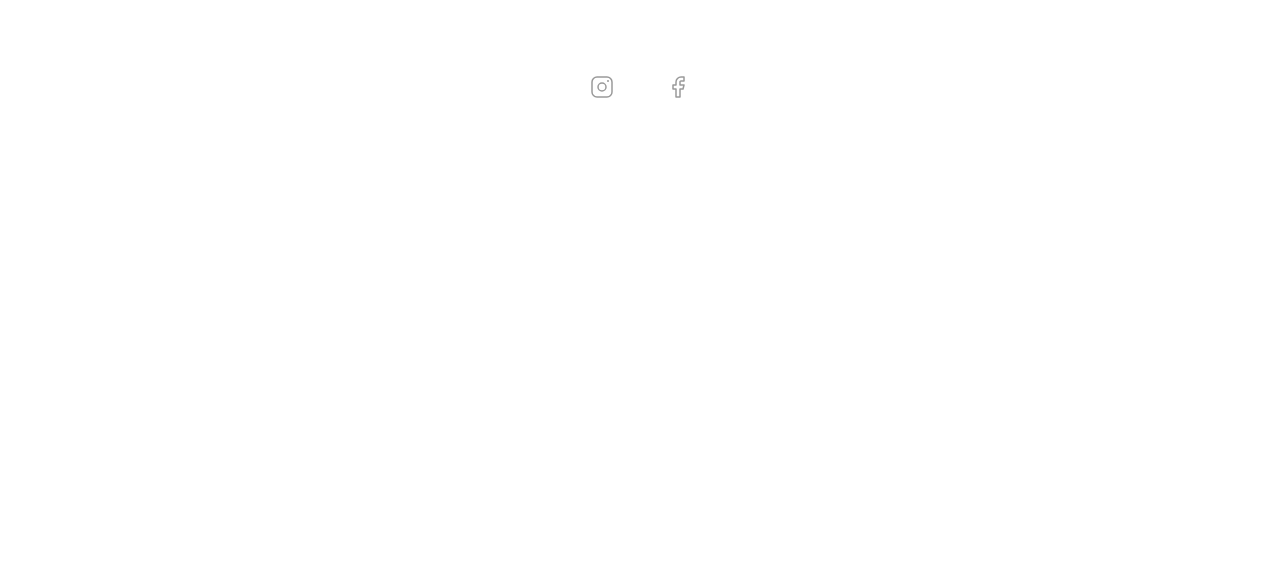
<file: product-vodka.html>
<!DOCTYPE html>
<html lang="en">
<head>
    <meta charset="UTF-8">
    <meta name="viewport" content="width=device-width, initial-scale=1.0">
    <meta name="description" content="ÓGIN Barley Vodka — The Essence of Purity. Crafted from single-estate barley and distilled using traditional techniques.">
    <title>ÓGIN Barley Vodka — ÓGIN Distillery</title>
    <meta property="og:title" content="ÓGIN Barley Vodka — ÓGIN Distillery">
    <meta property="og:description" content="ÓGIN Barley Vodka — The Essence of Purity. Crafted from single-estate barley and distilled using traditional techniques.">
    <meta property="og:url" content="https://ogindistillery.com/product-vodka.html">
    <meta property="og:image" content="https://ogindistillery.com/images/socialpreview.jpg">
    <meta property="og:type" content="website">
    <meta name="twitter:card" content="summary_large_image">
    <meta name="twitter:image" content="https://ogindistillery.com/images/socialpreview.jpg">
    <link rel="canonical" href="https://ogindistillery.com/product-vodka.html">
    <link rel="icon" href="images/ogin.svg" type="image/svg+xml">

    <link rel="preconnect" href="https://fonts.googleapis.com">
    <link rel="preconnect" href="https://fonts.gstatic.com" crossorigin>
    <link href="https://fonts.googleapis.com/css2?family=Source+Serif+4:ital,opsz,wght@0,8..60,400;0,8..60,500;1,8..60,400&display=swap" rel="stylesheet">

    <link rel="stylesheet" href="css/main.css?v=51">
    <link rel="stylesheet" href="css/pages.css?v=19">

    <script type="application/ld+json">
    {
      "@context": "https://schema.org",
      "@type": "Product",
      "name": "ÓGIN Barley Vodka",
      "description": "The Essence of Purity. Crafted from single-estate barley and distilled using traditional techniques.",
      "brand": { "@type": "Brand", "name": "ÓGIN Distillery" },
      "image": "https://ogindistillery.com/images/barley.jpg",
      "category": "Vodka",
      "url": "https://ogindistillery.com/product-vodka.html"
    }
    </script>
</head>
<body class="product-dark">
    <!-- Navigation -->
    <div id="site-nav"></div>
    <script src="js/nav.js"></script>

    <main>
        <section class="section-story product-hero-story">
            <div class="story-split">
                <div class="story-image fade-left">
                    <img src="images/barley.jpg" alt="ÓGIN Barley Vodka" loading="lazy">
                </div>
                <div class="story-content">
                    <span class="section-label fade-up">Vodka</span>
                    <h1 class="section-title fade-up delay-1">ÓGIN Barley Vodka</h1>
                    <p class="product-headline fade-up delay-1">The Essence of Purity</p>

                    <div class="product-specs fade-up delay-2">
                        <div class="spec">
                            <span class="spec-label">ABV</span>
                            <span class="spec-value">41%</span>
                        </div>
                        <div class="spec">
                            <span class="spec-label">Volume</span>
                            <span class="spec-value">75cl</span>
                        </div>
                        <div class="spec">
                            <span class="spec-label">Vintage</span>
                            <span class="spec-value">2024</span>
                        </div>
                    </div>

                    <div class="product-description fade-up delay-3">
                        <p>Crafted from single-estate barley and distilled using traditional techniques. Smooth and clean—a reflection of pristine mountain streams and the clarity of Arctic air. This is vodka as it should be: pure, honest, and unmistakably Nordic.</p>
                    </div>

                    <div class="product-accent-image fade-up delay-3">
                        <img src="images/3F9A2335.jpg" alt="" loading="lazy">
                    </div>

                    <div class="product-actions fade-up delay-4">
                        <a href="https://www.systembolaget.se/produkt/sprit/ogin-distillery-3207501/" target="_blank" rel="noopener" class="btn btn-primary">Systembolaget</a>
                        <a href="contact.html" class="btn btn-outline">Distributors</a>
                    </div>
                </div>
            </div>
        </section>

        <!-- Gallery -->
        <div class="product-gallery-icon">
            <img src="images/barley-icon.png" alt="" style="width: 45%; margin: 0 auto; display: block;">
            <svg class="icon-circle-text" viewBox="0 0 300 300">
                <defs><path id="vodka-circle" d="M150,150 m-120,0 a120,120 0 1,1 240,0 a120,120 0 1,1 -240,0"/></defs>
                <text><textPath href="#vodka-circle">Pure Nordic barley distilled to silken perfection · The essence of clarity and Arctic air · Smooth and pure as mountain streams ·</textPath></text>
            </svg>
        </div>
        <div class="product-gallery">
            <div class="product-gallery-img"><img src="images/vodka/3F9A4768.jpeg" alt="" loading="lazy"></div>
            <div class="product-gallery-img"><img src="images/vodka/3F9A4812.jpeg" alt="" loading="lazy"></div>
            <div class="product-gallery-img"><img src="images/vodka/3F9A4784.jpeg" alt="" loading="lazy"></div>
            <div class="product-gallery-img"><img src="images/vodka/3F9A4814.jpeg" alt="" loading="lazy"></div>

        </div>

        <!-- Cocktails -->
        <section class="section section-cocktails">
            <div class="container cocktails-header">
                <div>
                    <span class="section-label fade-up">Serve</span>
                    <h2 class="section-title fade-up delay-1">Signature Cocktails</h2>
                </div>
                <div class="cocktails-nav fade-up delay-1">
                    <button class="cocktails-arrow cocktails-prev" aria-label="Previous">
                        <svg width="20" height="20" viewBox="0 0 20 20" fill="none">
                            <path d="M16 10H4M4 10L9 5M4 10L9 15" stroke="currentColor" stroke-width="1.5" stroke-linecap="round" stroke-linejoin="round"/>
                        </svg>
                    </button>
                    <button class="cocktails-arrow cocktails-next" aria-label="Next">
                        <svg width="20" height="20" viewBox="0 0 20 20" fill="none">
                            <path d="M4 10H16M16 10L11 5M16 10L11 15" stroke="currentColor" stroke-width="1.5" stroke-linecap="round" stroke-linejoin="round"/>
                        </svg>
                    </button>
                </div>
            </div>
            <div class="cocktails-track">
                <div class="cocktail-card cocktail-card-image">
                    <img src="images/3F9A4784.jpeg" alt="Cocktail preparation" loading="lazy">
                </div>
                <div class="cocktail-card">
                    <div class="cocktail-number">01</div>
                    <h3 class="cocktail-name">Arctic Raspberry Gimlet</h3>
                    <span class="cocktail-spirit">ÓGIN Arctic</span>
                    <ul class="cocktail-ingredients">
                        <li>5cl ÓGIN Arctic</li>
                        <li>5–6 leaves of bog myrtle</li>
                        <li>3cl lime juice</li>
                        <li>2cl simple syrup</li>
                    </ul>
                    <p class="cocktail-method">Garnish with arctic raspberries and bog myrtle. Serve over clear ice with cold neutral tonic water.</p>
                </div>
                <div class="cocktail-card">
                    <div class="cocktail-number">02</div>
                    <h3 class="cocktail-name">Cloud Sour</h3>
                    <span class="cocktail-spirit">ÓGIN Cloud</span>
                    <ul class="cocktail-ingredients">
                        <li>5cl ÓGIN Cloud</li>
                        <li>2 tbsp cloudberry jam</li>
                        <li>2cl honey</li>
                        <li>3cl egg white</li>
                        <li>3cl lemon juice</li>
                        <li>2 dashes Angostura bitters</li>
                    </ul>
                    <p class="cocktail-method">Mix all ingredients in shaker for creamy head. Top with soda water and salt. Garnish with rosemary and cloudberries.</p>
                </div>
                <div class="cocktail-card cocktail-card-image">
                    <img src="images/3F9A0025.jpg" alt="Cocktail preparation" loading="lazy">
                </div>
                <div class="cocktail-card">
                    <div class="cocktail-number">03</div>
                    <h3 class="cocktail-name">Nature &amp; Tonic</h3>
                    <span class="cocktail-spirit">ÓGIN Nature</span>
                    <ul class="cocktail-ingredients">
                        <li>5cl ÓGIN Nature</li>
                        <li>0.5cl lemon juice</li>
                        <li>Arctic raspberries</li>
                        <li>Pine shoots and bog myrtle</li>
                    </ul>
                    <p class="cocktail-method">Serve over clear ice with cold neutral tonic water. Alternative: substitute with rosemary, regular raspberries, and extra lemon.</p>
                </div>
                <div class="cocktail-card">
                    <div class="cocktail-number">04</div>
                    <h3 class="cocktail-name">Barrel Martini</h3>
                    <span class="cocktail-spirit">ÓGIN Barrel</span>
                    <ul class="cocktail-ingredients">
                        <li>7cl ÓGIN Barrel</li>
                        <li>1cl dry vermouth</li>
                        <li>Olives</li>
                    </ul>
                    <p class="cocktail-method">Stir over clear ice carefully to limit dilution. Garnish with one or two olives.</p>
                </div>
                <div class="cocktail-card">
                    <div class="cocktail-number">05</div>
                    <h3 class="cocktail-name">Pink Gin Fizz</h3>
                    <span class="cocktail-spirit">ÓGIN Pink</span>
                    <ul class="cocktail-ingredients">
                        <li>3cl ÓGIN Pink</li>
                        <li>2cl Aperol</li>
                        <li>2 dashes Angostura bitters</li>
                        <li>2cl agave syrup</li>
                        <li>3cl lemon juice</li>
                        <li>3cl egg white</li>
                        <li>10cl fruity sour beer</li>
                        <li>6cl soda water</li>
                    </ul>
                    <p class="cocktail-method">Garnish with lingonberry salt.</p>
                </div>
            </div>
        </section>
    </main>

    <div id="site-footer"></div>
    <script src="js/footer.js"></script>
    <script src="js/main.js" defer></script>
    <script>
        // Product gallery parallax + background fade
        (function() {
            var gallery = document.querySelector('.product-gallery');
            var imgs = document.querySelectorAll('.product-gallery-img');
            if (!imgs.length || !gallery) return;

            var state = new Map();
            var depths = [0.15, 0.85, 0.4, 0.95];
            imgs.forEach(function(el, i) {
                var depth = depths[i % depths.length];
                var lerp = 0.02 + depth * 0.07;
                var range = 15 + depth * 280;
                state.set(el, { y: 0, lerp: lerp, range: range });
            });

            var bgLerp = 0;

            function tick() {
                var vh = window.innerHeight;
                var rect = gallery.getBoundingClientRect();
                var top = rect.top;
                var bottom = rect.bottom;

                var progress = 0;
                if (top < vh && bottom > 0) {
                    var enterProgress = Math.max(0, Math.min(1, (vh * 0.5 - top) / (vh * 1.0)));
                    var exitProgress = Math.min(1, bottom / (vh * 0.5));
                    progress = Math.min(enterProgress, exitProgress);
                }
                progress = Math.max(0, Math.min(1, progress));

                bgLerp += (progress - bgLerp) * 0.03;
                var r = Math.round(10 + bgLerp * 245);
                var g = Math.round(10 + bgLerp * 245);
                var b = Math.round(10 + bgLerp * 245);
                gallery.style.backgroundColor = 'rgb(' + r + ',' + g + ',' + b + ')';

                imgs.forEach(function(el) {
                    var s = state.get(el);
                    var r = el.getBoundingClientRect();
                    var center = r.top + r.height / 2;
                    var p = (center - vh / 2) / vh;
                    var targetY = p * s.range;
                    s.y += (targetY - s.y) * s.lerp;
                    el.style.transform = 'translateY(' + s.y + 'px)';
                });
                requestAnimationFrame(tick);
            }
            requestAnimationFrame(tick);
        })();

        // Icon visibility + scroll rotation
        (function() {
            var icon = document.querySelector('.product-gallery-icon');
            var gallery = document.querySelector('.product-gallery');
            var circle = icon ? icon.querySelector('.icon-circle-text') : null;
            if (!icon || !gallery) return;
            var wasVisible = false;
            window.addEventListener('scroll', function() {
                var rect = gallery.getBoundingClientRect();
                var vh = window.innerHeight;
                var visible = rect.top < vh * 0.5 && rect.bottom > vh * 0.3;
                if (visible !== wasVisible) {
                    icon.classList.toggle('visible', visible);
                    wasVisible = visible;
                }
                if (circle) {
                    var deg = window.scrollY * 0.08;
                    circle.style.transform = 'translate(-50%, -50%) rotate(' + deg + 'deg)';
                }
            }, { passive: true });
        })();
    </script>
</body>
</html>
</file>
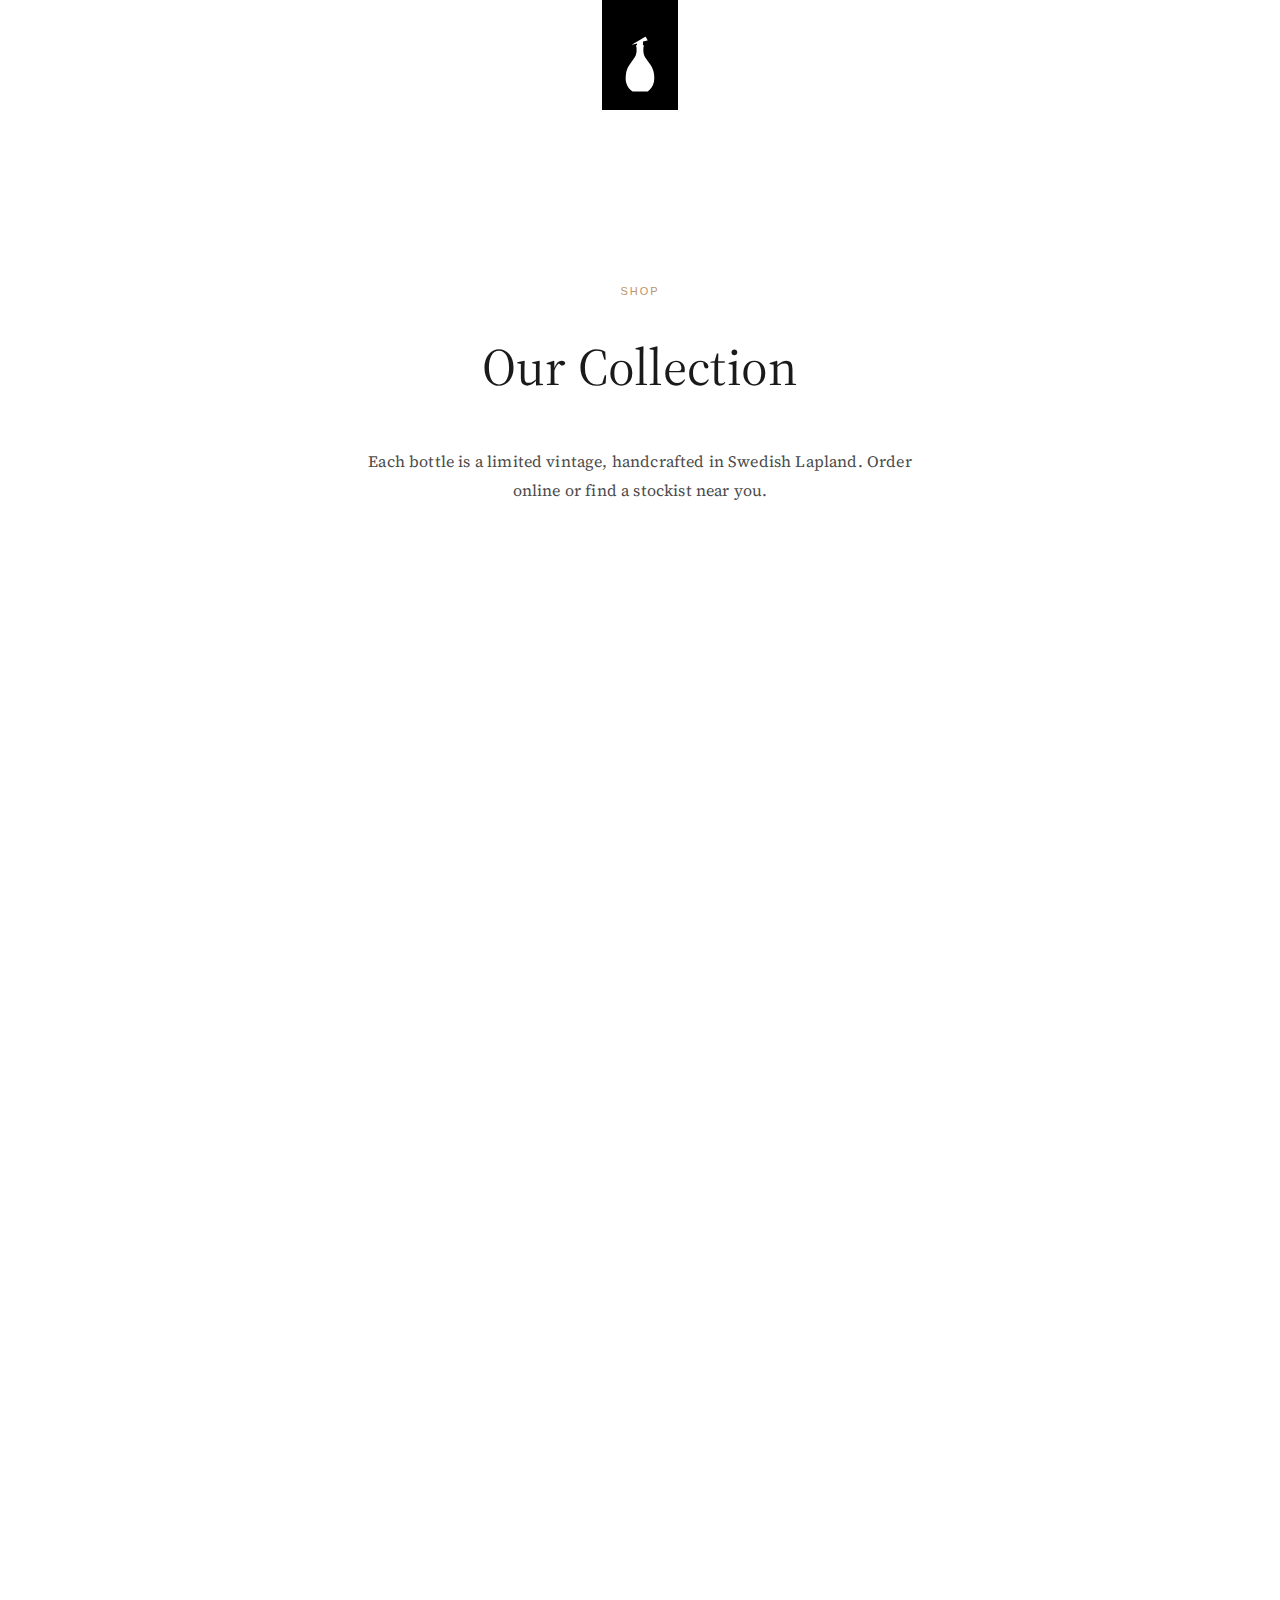
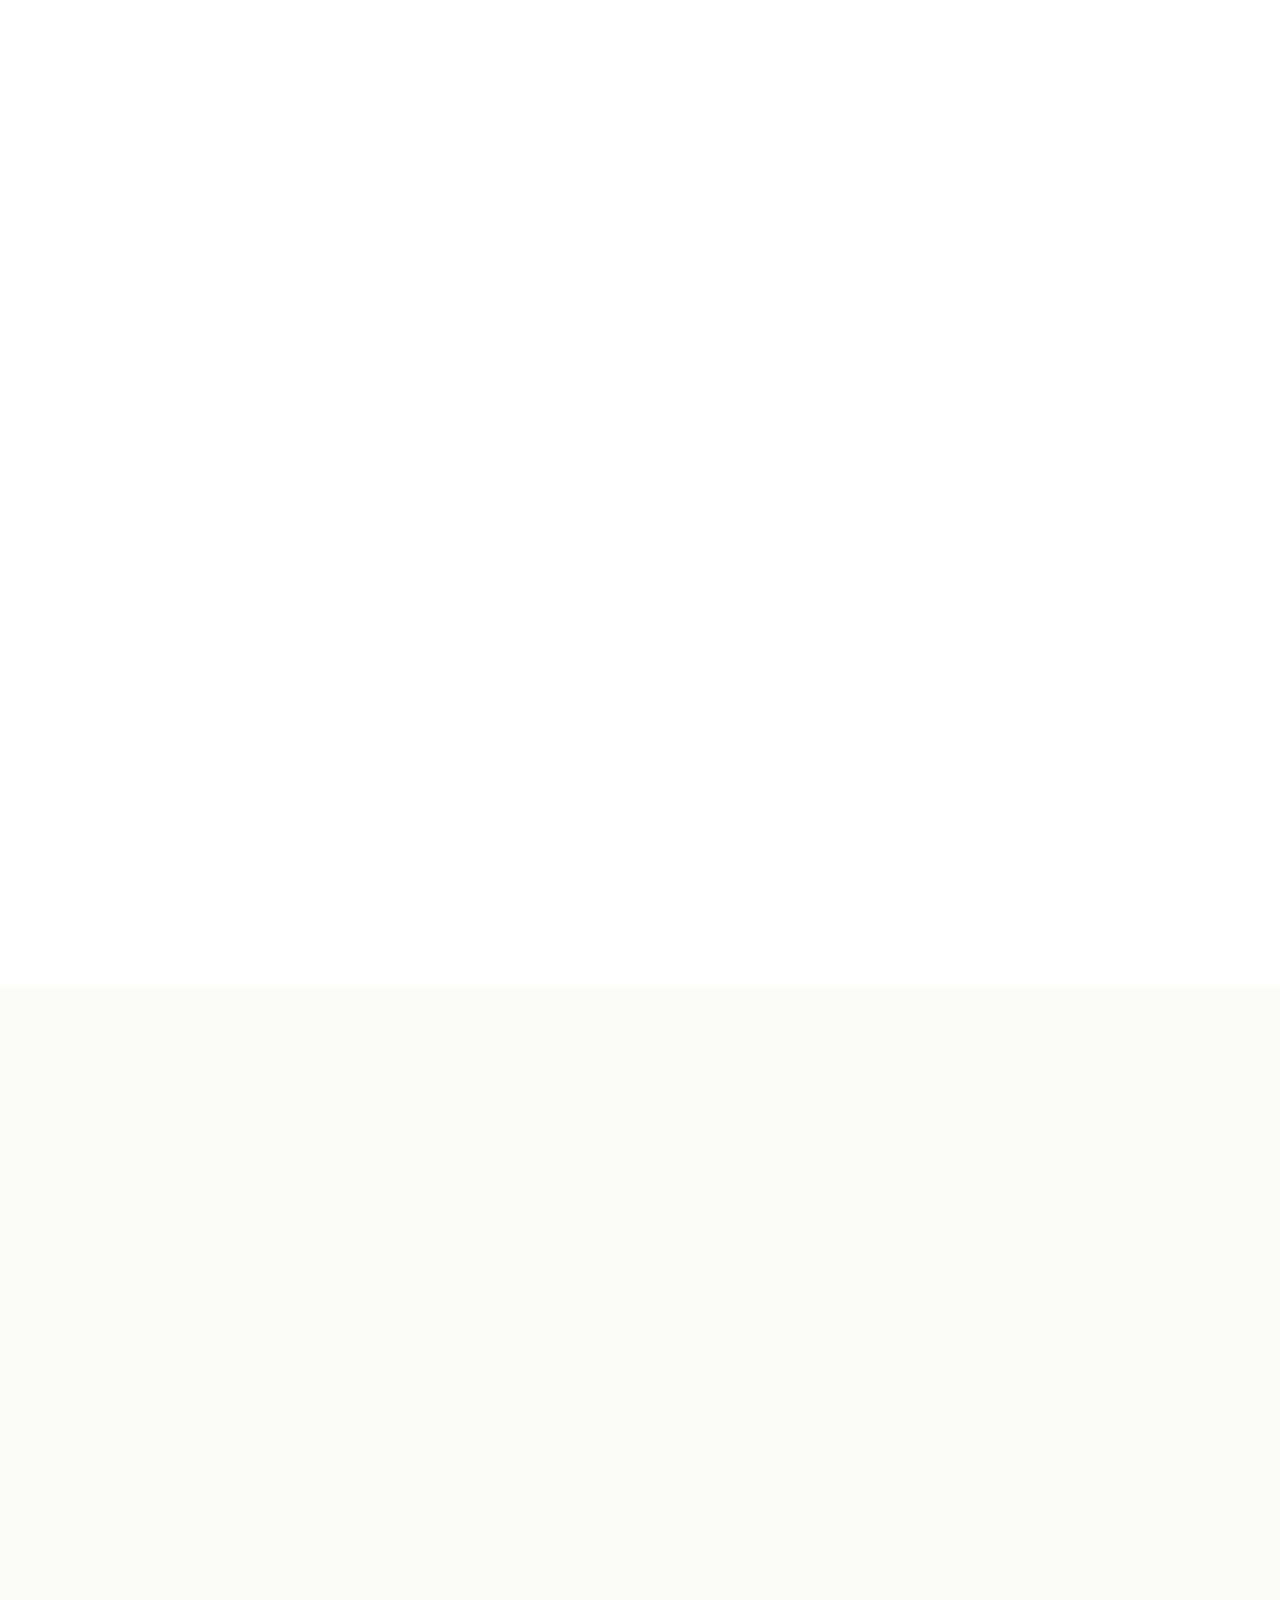
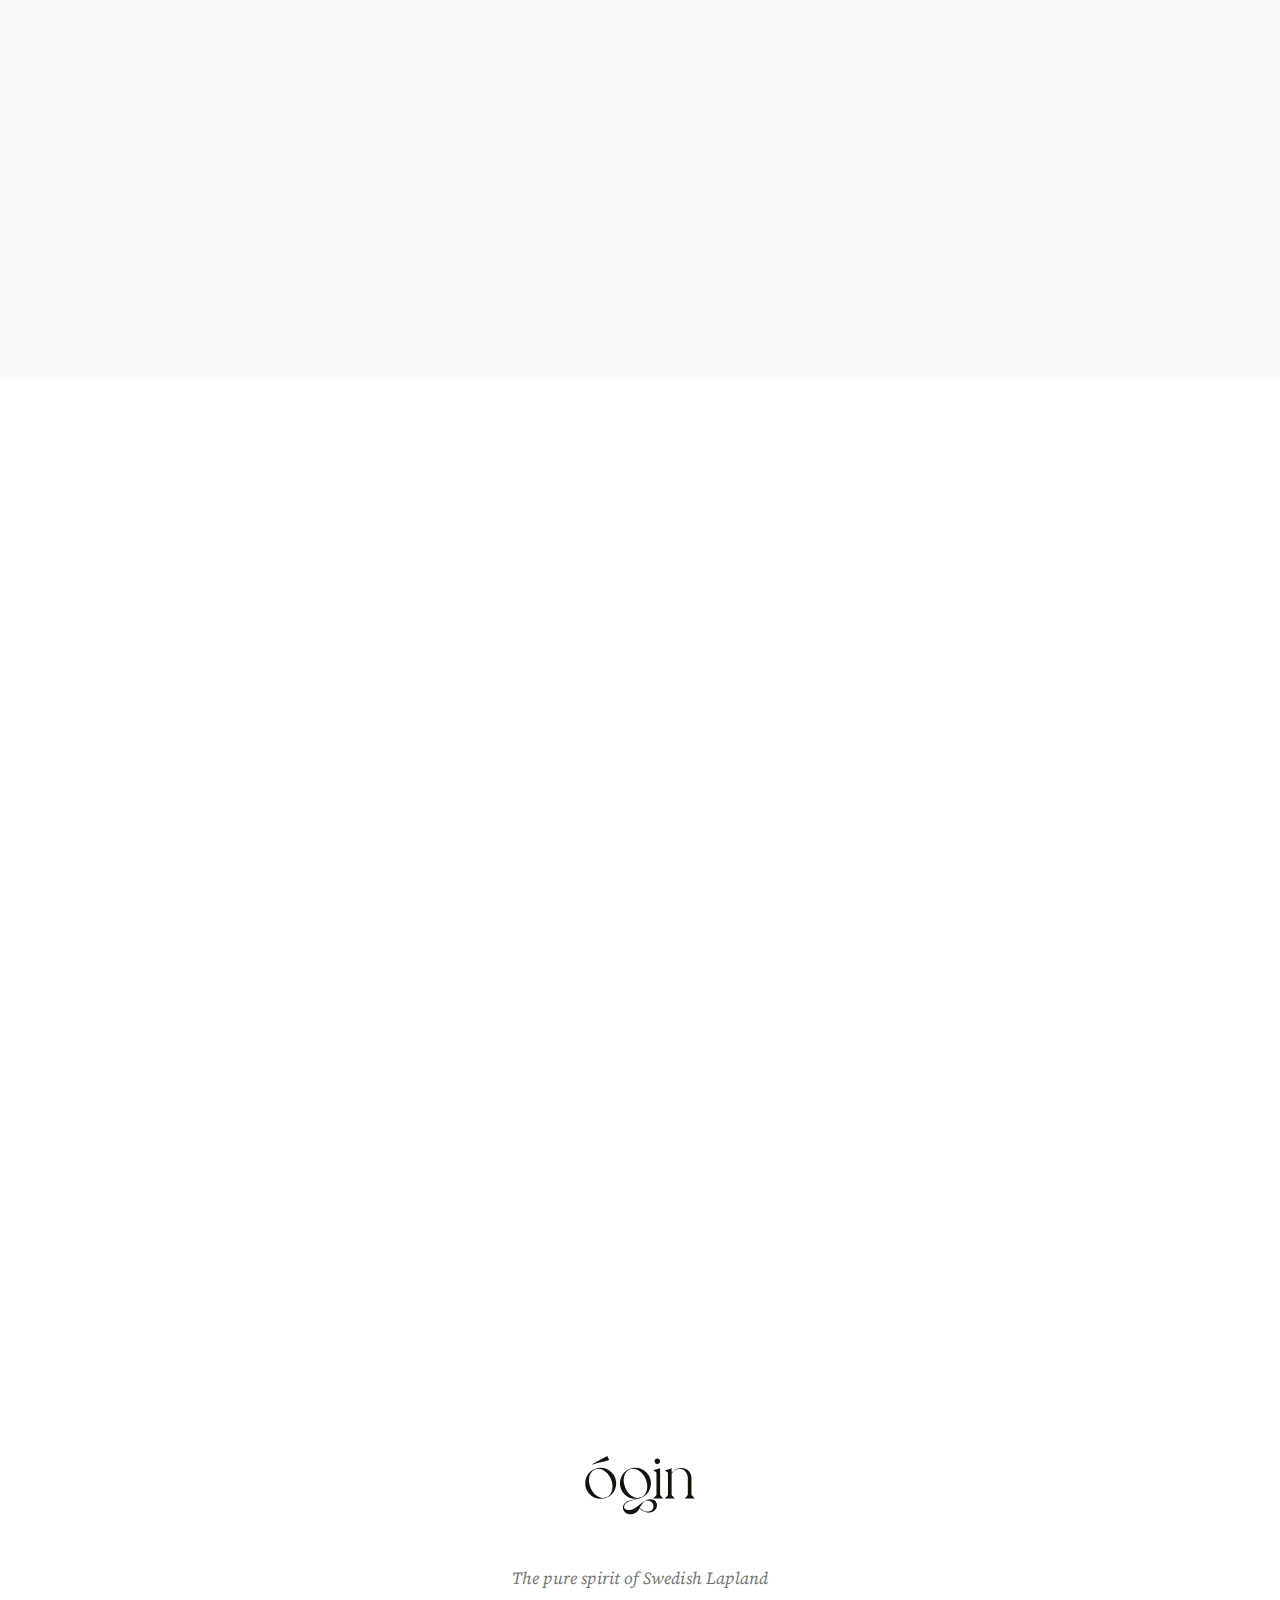
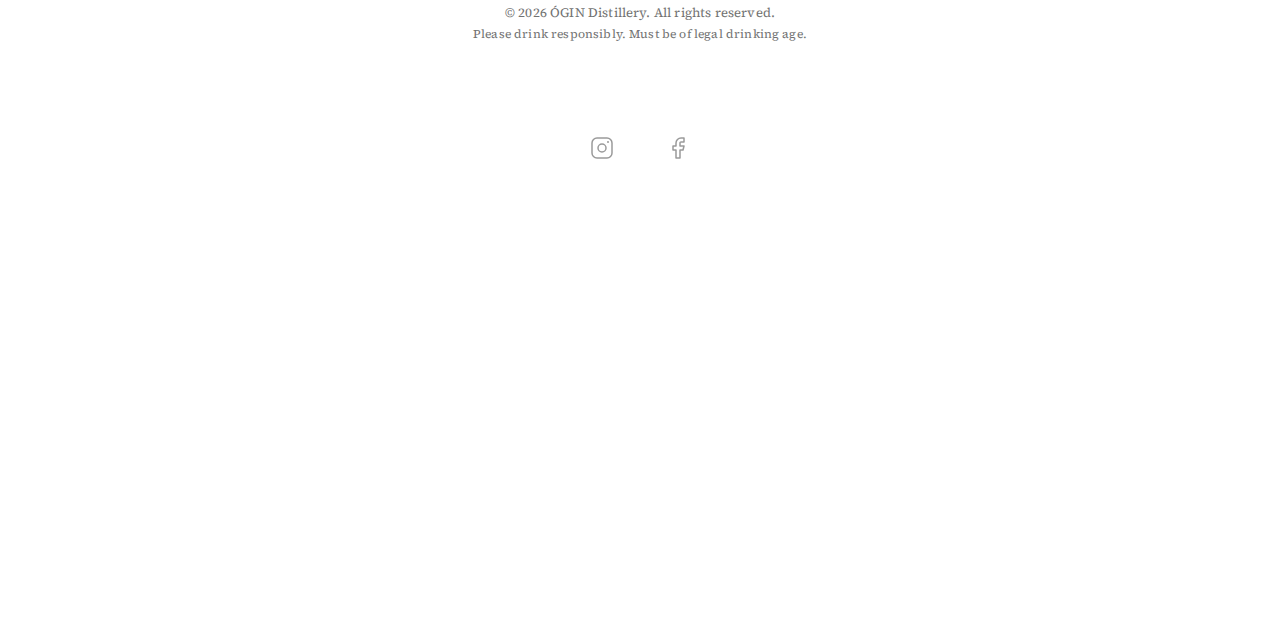
<file: shop.html>
<!DOCTYPE html>
<html lang="en">
<head>
    <meta charset="UTF-8">
    <meta name="viewport" content="width=device-width, initial-scale=1.0">
    <meta name="description" content="Shop ÓGIN spirits — premium handcrafted gin and vodka from Swedish Lapland. Order online or find a retailer near you.">
    <title>Shop — ÓGIN Distillery</title>
    <meta property="og:title" content="Shop — ÓGIN Distillery">
    <meta property="og:description" content="Shop ÓGIN spirits — premium handcrafted gin and vodka from Swedish Lapland. Order online or find a retailer near you.">
    <meta property="og:url" content="https://ogindistillery.com/shop.html">
    <meta property="og:image" content="https://ogindistillery.com/images/socialpreview.jpg">
    <meta property="og:type" content="website">
    <meta name="twitter:card" content="summary_large_image">
    <meta name="twitter:image" content="https://ogindistillery.com/images/socialpreview.jpg">
    <link rel="canonical" href="https://ogindistillery.com/shop.html">
    <link rel="icon" href="images/ogin.svg" type="image/svg+xml">

    <link rel="preconnect" href="https://fonts.googleapis.com">
    <link rel="preconnect" href="https://fonts.gstatic.com" crossorigin>
    <link href="https://fonts.googleapis.com/css2?family=Source+Serif+4:ital,opsz,wght@0,8..60,400;0,8..60,500;1,8..60,400&display=swap" rel="stylesheet">

    <link rel="stylesheet" href="css/main.css?v=51">
    <link rel="stylesheet" href="css/pages.css?v=16">
</head>
<body>
    <!-- Navigation -->
    <div id="site-nav"></div>
    <script src="js/nav.js"></script>

    <main>
        <!-- Page Hero -->
        <section class="page-hero">
            <div class="container">
                <span class="section-label fade-up">Shop</span>
                <h1 class="page-title fade-up delay-1">Our Collection</h1>
                <p class="page-intro fade-up delay-2">Each bottle is a limited vintage, handcrafted in Swedish Lapland. Order online or find a stockist near you.</p>
            </div>
        </section>

        <!-- Shop Grid -->
        <section class="section section-shop">
            <div class="container">
                <div class="shop-grid">
                    <!-- ÓGIN Nature -->
                    <div class="shop-card fade-up">
                        <a href="product-nature.html" class="shop-card-image">
                            <img src="images/nature.jpg" alt="ÓGIN Nature" loading="lazy">
                        </a>
                        <div class="shop-card-info">
                            <a href="product-nature.html"><h3>ÓGIN Nature</h3></a>
                            <p>An Expression of Early Spring</p>
                            <span class="shop-price">€45.00</span>
                            <button class="btn btn-primary btn-small">Add to Cart</button>
                        </div>
                    </div>

                    <!-- ÓGIN Arctic -->
                    <div class="shop-card fade-up delay-1">
                        <a href="product-arctic.html" class="shop-card-image">
                            <img src="images/arctic.jpg" alt="ÓGIN Arctic" loading="lazy">
                        </a>
                        <div class="shop-card-info">
                            <a href="product-arctic.html"><h3>ÓGIN Arctic</h3></a>
                            <p>The Wild, Untamed North</p>
                            <span class="shop-price">€48.00</span>
                            <button class="btn btn-primary btn-small">Add to Cart</button>
                        </div>
                    </div>

                    <!-- ÓGIN Cloud -->
                    <div class="shop-card fade-up delay-2">
                        <a href="product-cloud.html" class="shop-card-image">
                            <img src="images/cloud.jpg" alt="ÓGIN Cloud" loading="lazy">
                        </a>
                        <div class="shop-card-info">
                            <a href="product-cloud.html"><h3>ÓGIN Cloud</h3></a>
                            <p>Nordic Gold</p>
                            <span class="shop-price">€52.00</span>
                            <button class="btn btn-primary btn-small">Add to Cart</button>
                        </div>
                    </div>

                    <!-- ÓGIN Barrel -->
                    <div class="shop-card fade-up">
                        <a href="product-barrel.html" class="shop-card-image">
                            <img src="images/barrel.jpg" alt="ÓGIN Barrel" loading="lazy">
                        </a>
                        <div class="shop-card-info">
                            <a href="product-barrel.html"><h3>ÓGIN Barrel</h3></a>
                            <p>Aged by Winter</p>
                            <span class="shop-price">€55.00</span>
                            <button class="btn btn-primary btn-small">Add to Cart</button>
                        </div>
                    </div>

                    <!-- ÓGIN Pink -->
                    <div class="shop-card fade-up delay-1">
                        <a href="product-pink.html" class="shop-card-image">
                            <span class="shop-badge">Limited Edition</span>
                            <img src="images/pink.jpg" alt="ÓGIN Pink" loading="lazy">
                        </a>
                        <div class="shop-card-info">
                            <a href="product-pink.html"><h3>ÓGIN Pink</h3></a>
                            <p>A Rare Creation</p>
                            <span class="shop-price">€58.00</span>
                            <button class="btn btn-primary btn-small">Add to Cart</button>
                        </div>
                    </div>

                    <!-- ÓGIN Barley Vodka -->
                    <div class="shop-card fade-up delay-2">
                        <a href="product-vodka.html" class="shop-card-image">
                            <img src="images/barley.jpg" alt="ÓGIN Barley Vodka" loading="lazy">
                        </a>
                        <div class="shop-card-info">
                            <a href="product-vodka.html"><h3>ÓGIN Barley Vodka</h3></a>
                            <p>The Essence of Purity</p>
                            <span class="shop-price">€42.00</span>
                            <button class="btn btn-primary btn-small">Add to Cart</button>
                        </div>
                    </div>
                </div>
            </div>
        </section>

        <!-- Gift Sets -->
        <section class="section section-gifts">
            <div class="container">
                <header class="section-header">
                    <span class="section-label fade-up">Perfect Gifts</span>
                    <h2 class="section-title fade-up delay-1">Gift Sets</h2>
                </header>

                <div class="gifts-grid">
                    <div class="gift-card fade-up">
                        <div class="gift-image">
                            <div class="gift-placeholder">
                                <span>Discovery Set</span>
                            </div>
                        </div>
                        <div class="gift-info">
                            <h3>The Discovery Set</h3>
                            <p>Three 20cl bottles featuring ÓGIN Nature, Arctic, and Cloud. Perfect for exploring our range.</p>
                            <span class="shop-price">€65.00</span>
                            <button class="btn btn-primary btn-small">Add to Cart</button>
                        </div>
                    </div>

                    <div class="gift-card fade-up delay-1">
                        <div class="gift-image">
                            <div class="gift-placeholder">
                                <span>Premium Gift Box</span>
                            </div>
                        </div>
                        <div class="gift-info">
                            <h3>Premium Gift Box</h3>
                            <p>A full bottle of ÓGIN Nature presented in a handcrafted wooden box with two crystal glasses.</p>
                            <span class="shop-price">€95.00</span>
                            <button class="btn btn-primary btn-small">Add to Cart</button>
                        </div>
                    </div>
                </div>
            </div>
        </section>

        <!-- Find Stockists -->
        <section class="section section-stockists">
            <div class="container container-narrow">
                <div class="stockists-box fade-up">
                    <h2>Find a Stockist</h2>
                    <p>ÓGIN is available at select retailers, bars, and restaurants across Sweden and Europe.</p>
                    <a href="contact.html#trade" class="btn btn-outline">Find Locations</a>
                </div>
            </div>
        </section>
    </main>

    <!-- Footer -->
    <div id="site-footer"></div>
    <script src="js/footer.js"></script>

    <script src="js/main.js" defer></script>
</body>
</html>
</file>
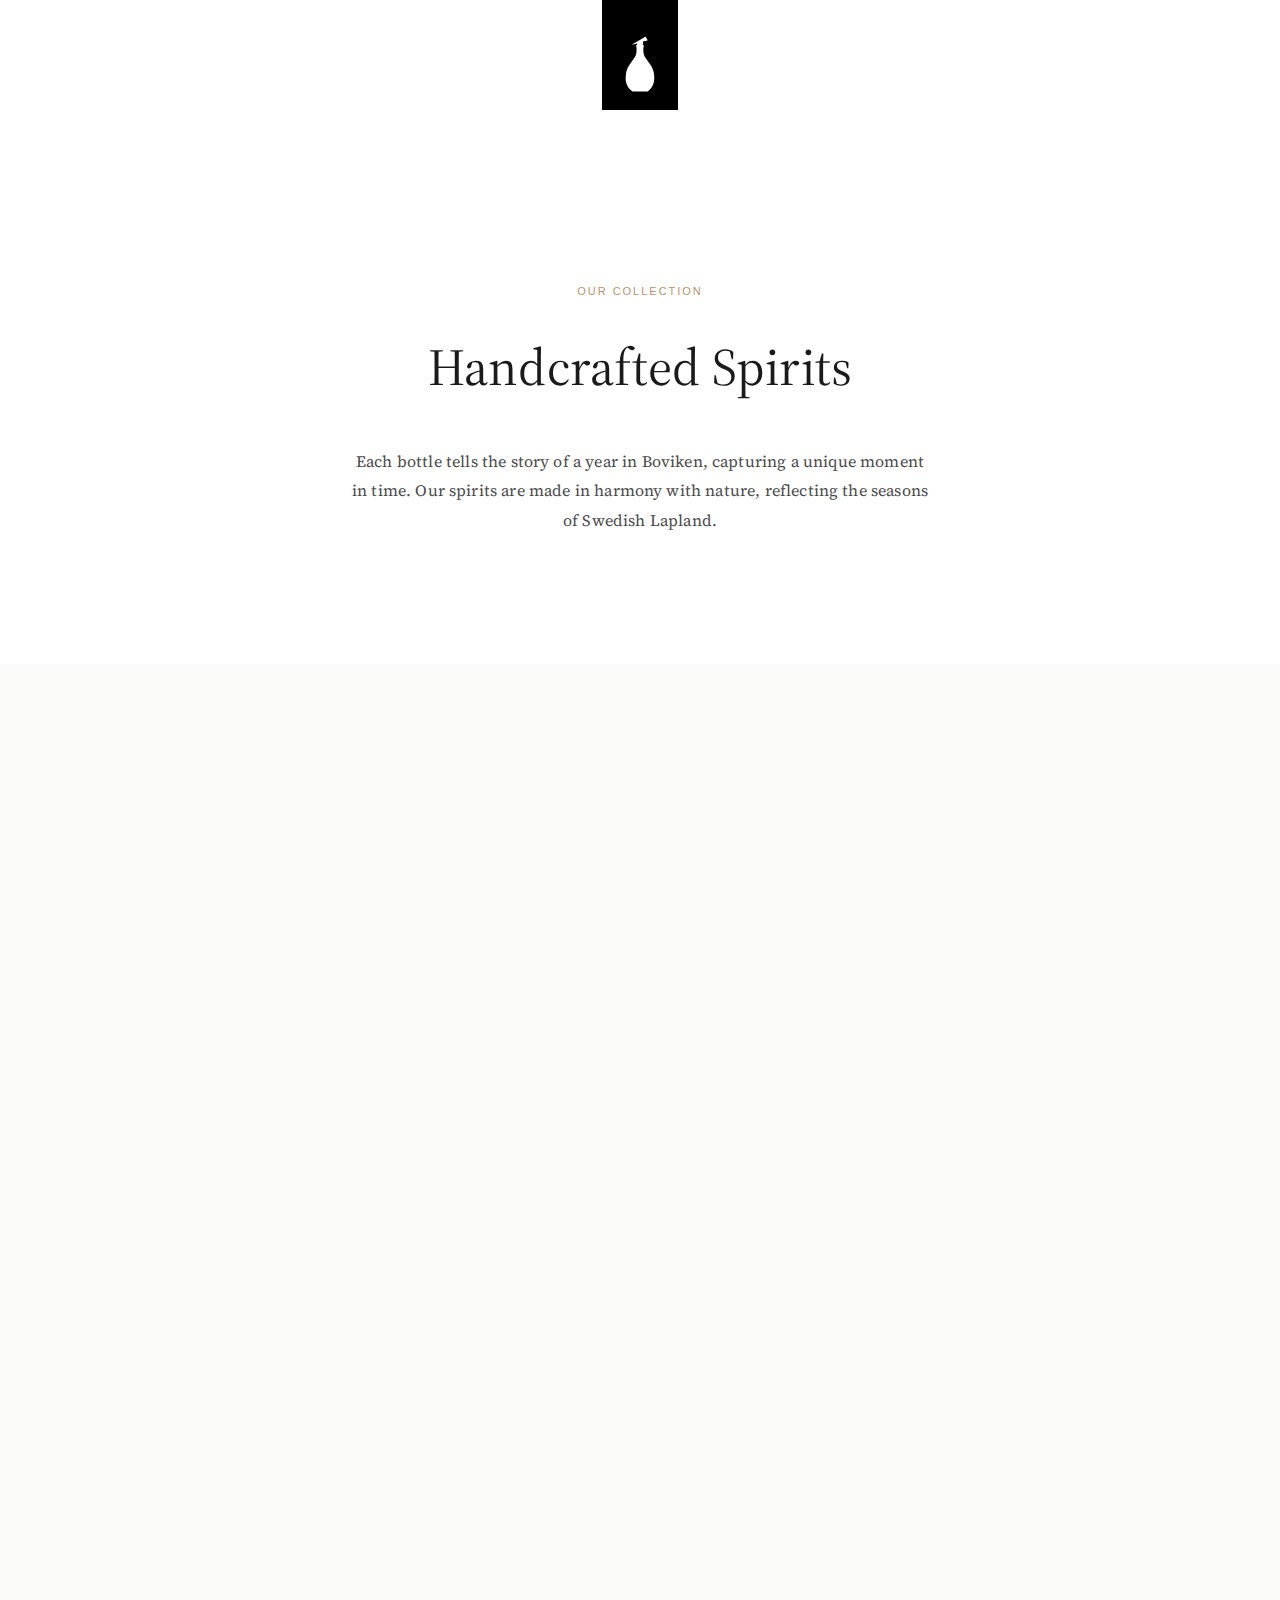
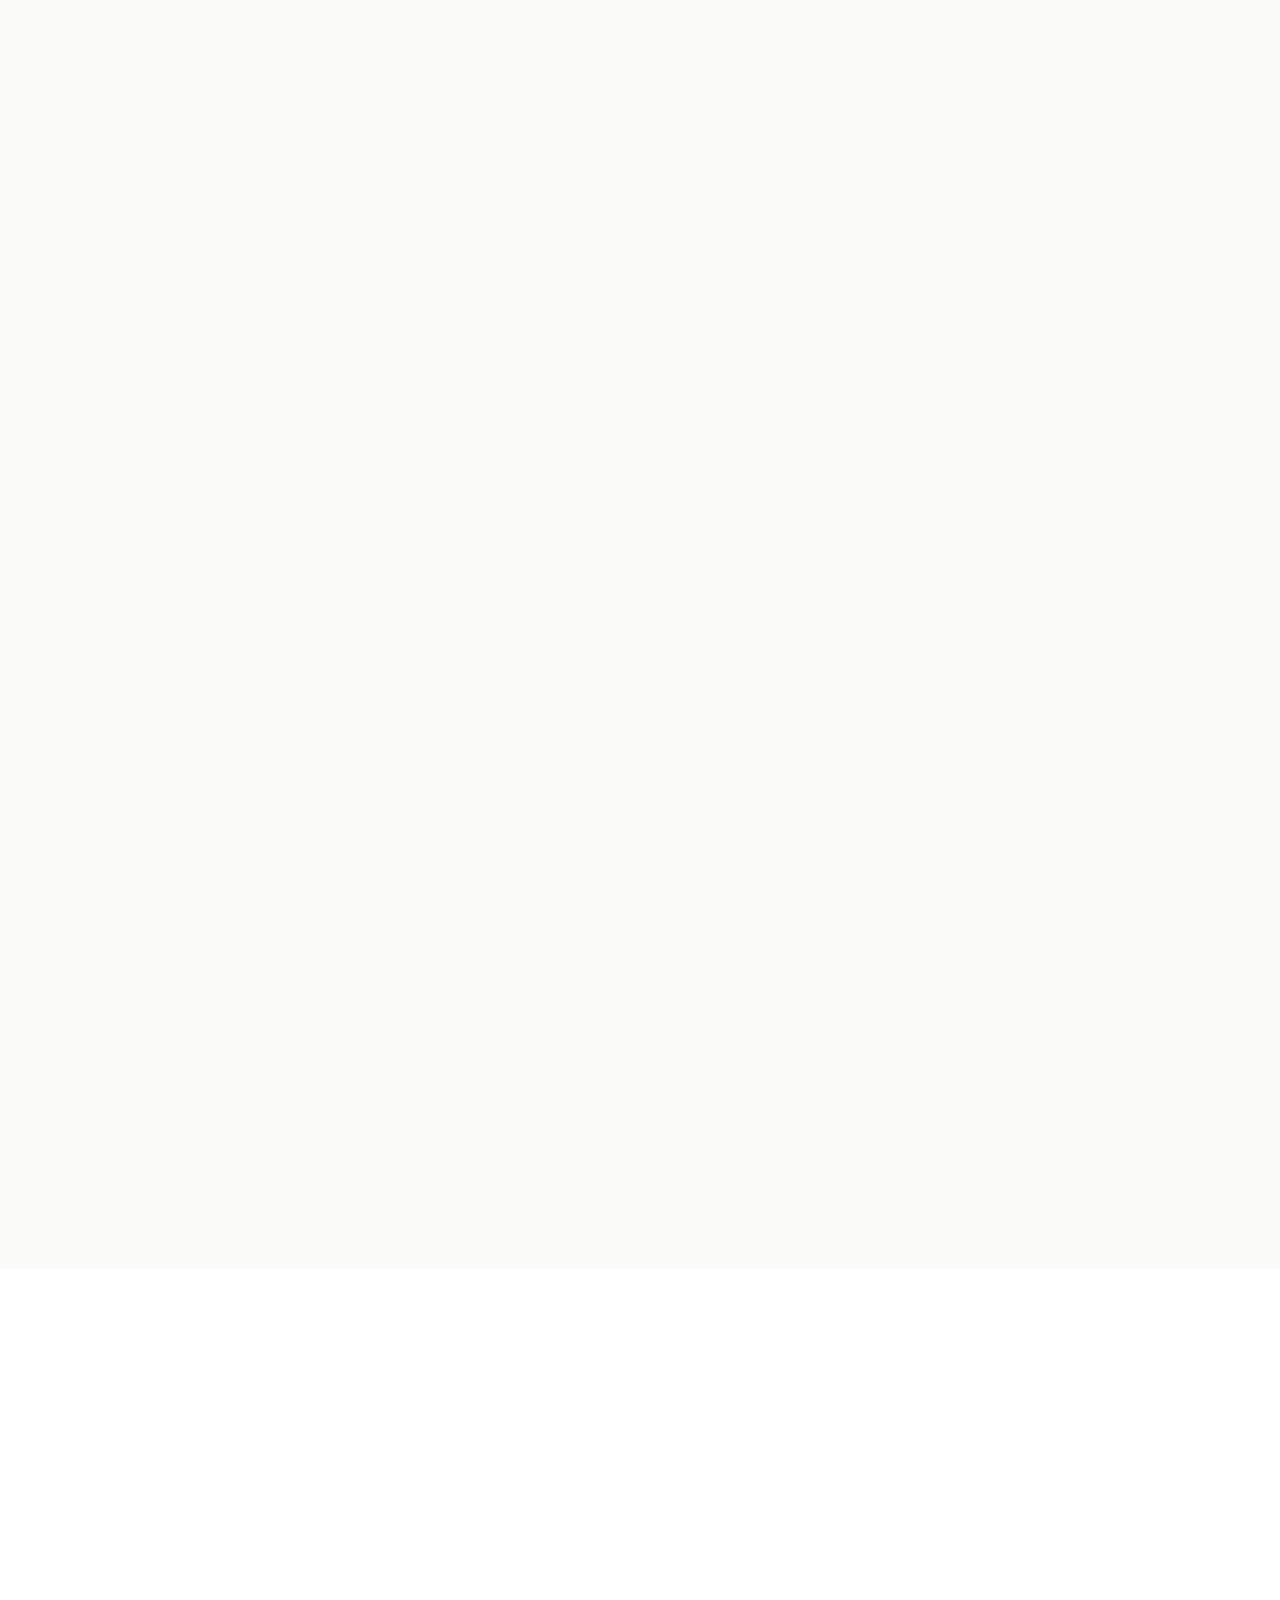
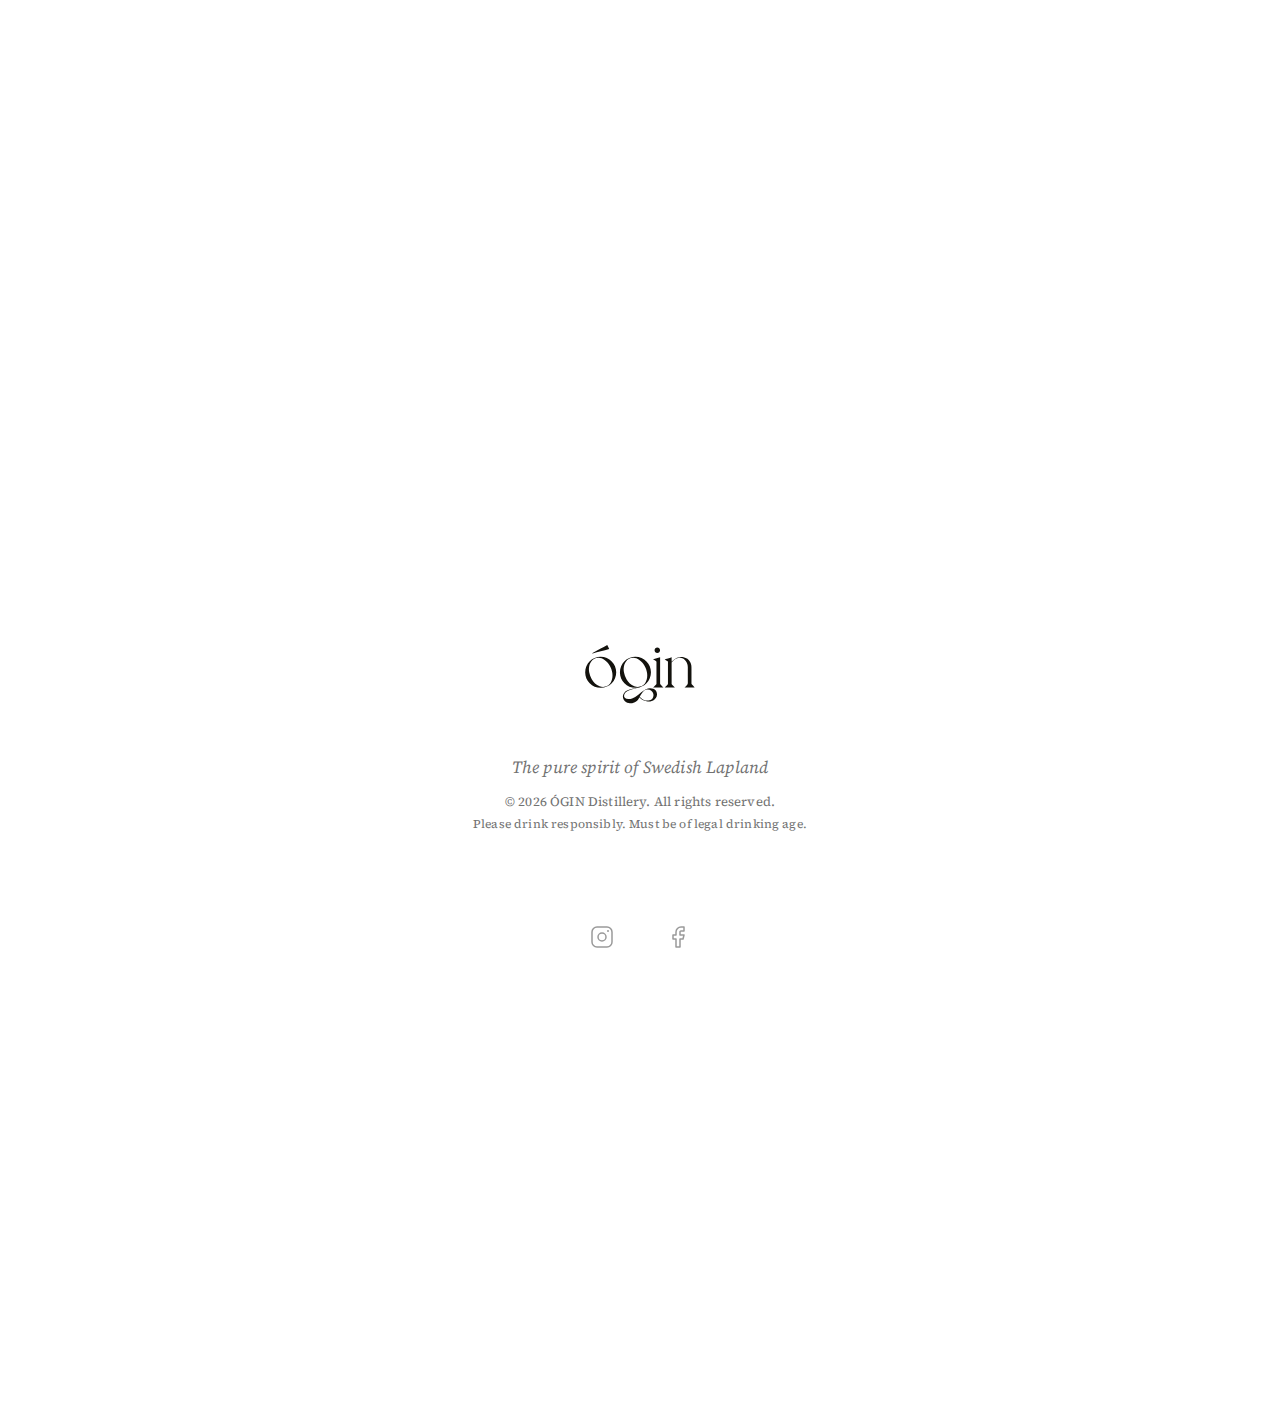
<file: spirits.html>
<!DOCTYPE html>
<html lang="en">
<head>
    <meta charset="UTF-8">
    <meta name="viewport" content="width=device-width, initial-scale=1.0">
    <meta name="description" content="Discover our collection of handcrafted gin and vodka from Swedish Lapland. Each bottle captures the essence of the Arctic seasons.">
    <title>Our Spirits — ÓGIN Distillery</title>
    <meta property="og:title" content="Our Spirits — ÓGIN Distillery">
    <meta property="og:description" content="Discover our collection of handcrafted gin and vodka from Swedish Lapland. Each bottle captures the essence of the Arctic seasons.">
    <meta property="og:url" content="https://ogindistillery.com/spirits.html">
    <meta property="og:image" content="https://ogindistillery.com/images/socialpreview.jpg">
    <meta property="og:type" content="website">
    <meta name="twitter:card" content="summary_large_image">
    <meta name="twitter:image" content="https://ogindistillery.com/images/socialpreview.jpg">
    <link rel="canonical" href="https://ogindistillery.com/spirits.html">
    <link rel="icon" href="images/ogin.svg" type="image/svg+xml">

    <link rel="preconnect" href="https://fonts.googleapis.com">
    <link rel="preconnect" href="https://fonts.gstatic.com" crossorigin>
    <link href="https://fonts.googleapis.com/css2?family=Source+Serif+4:ital,opsz,wght@0,8..60,400;0,8..60,500;1,8..60,400&display=swap" rel="stylesheet">

    <link rel="stylesheet" href="css/main.css?v=51">
    <link rel="stylesheet" href="css/pages.css?v=16">
    <style>
        /* Hide duplicate header/stamp from products component — page hero already has title */
        .section-products .section-header,
        .section-products .products-stamp { display: none; }
    </style>
</head>
<body>
    <!-- Navigation -->
    <div id="site-nav"></div>
    <script src="js/nav.js"></script>

    <main>
        <!-- Page Hero -->
        <section class="page-hero">
            <div class="container">
                <span class="section-label fade-up">Our Collection</span>
                <h1 class="page-title fade-up delay-1">Handcrafted Spirits</h1>
                <p class="page-intro fade-up delay-2">Each bottle tells the story of a year in Boviken, capturing a unique moment in time. Our spirits are made in harmony with nature, reflecting the seasons of Swedish Lapland.</p>
            </div>
        </section>

        <!-- Products Grid (same component as landing page) -->
        <div id="site-products"></div>
        <script src="js/products.js"></script>

        <!-- Vintage Concept -->
        <section class="section section-vintage">
            <div class="container container-narrow">
                <div class="vintage-content">
                    <span class="section-label fade-up">The Vintage Concept</span>
                    <h2 class="fade-up delay-1">Each Year, A Unique Expression</h2>
                    <p class="fade-up delay-2">Like fine wine, our spirits reflect the character of each harvest. The changing seasons in Swedish Lapland—the length of summer days, the rainfall, the first frost—all leave their mark on the botanicals we gather.</p>
                    <p class="fade-up delay-3">Every vintage is numbered, every bottle unique. When it's gone, it's gone forever, replaced by the next year's expression of this remarkable land.</p>
                </div>
            </div>
        </section>
    </main>

    <!-- Footer -->
    <div id="site-footer"></div>
    <script src="js/footer.js"></script>

    <script src="js/main.js" defer></script>
</body>
</html>
</file>
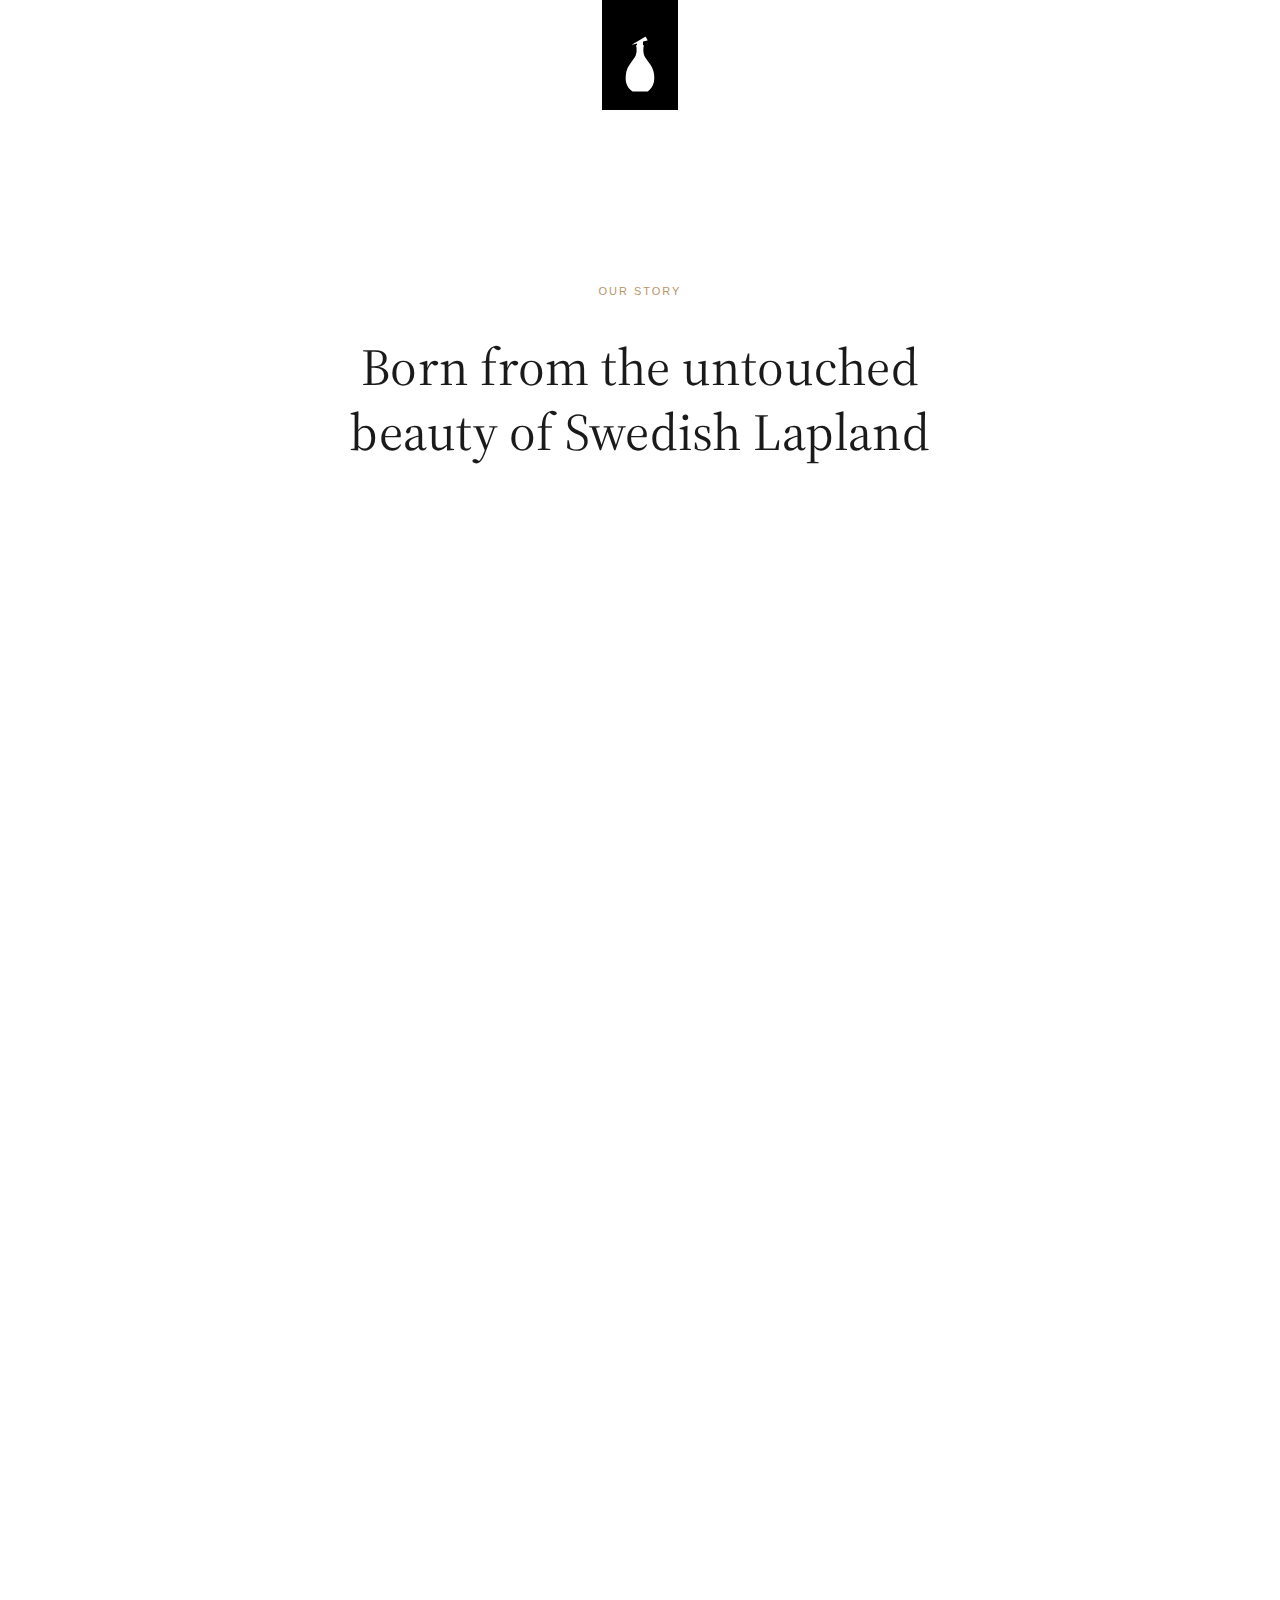
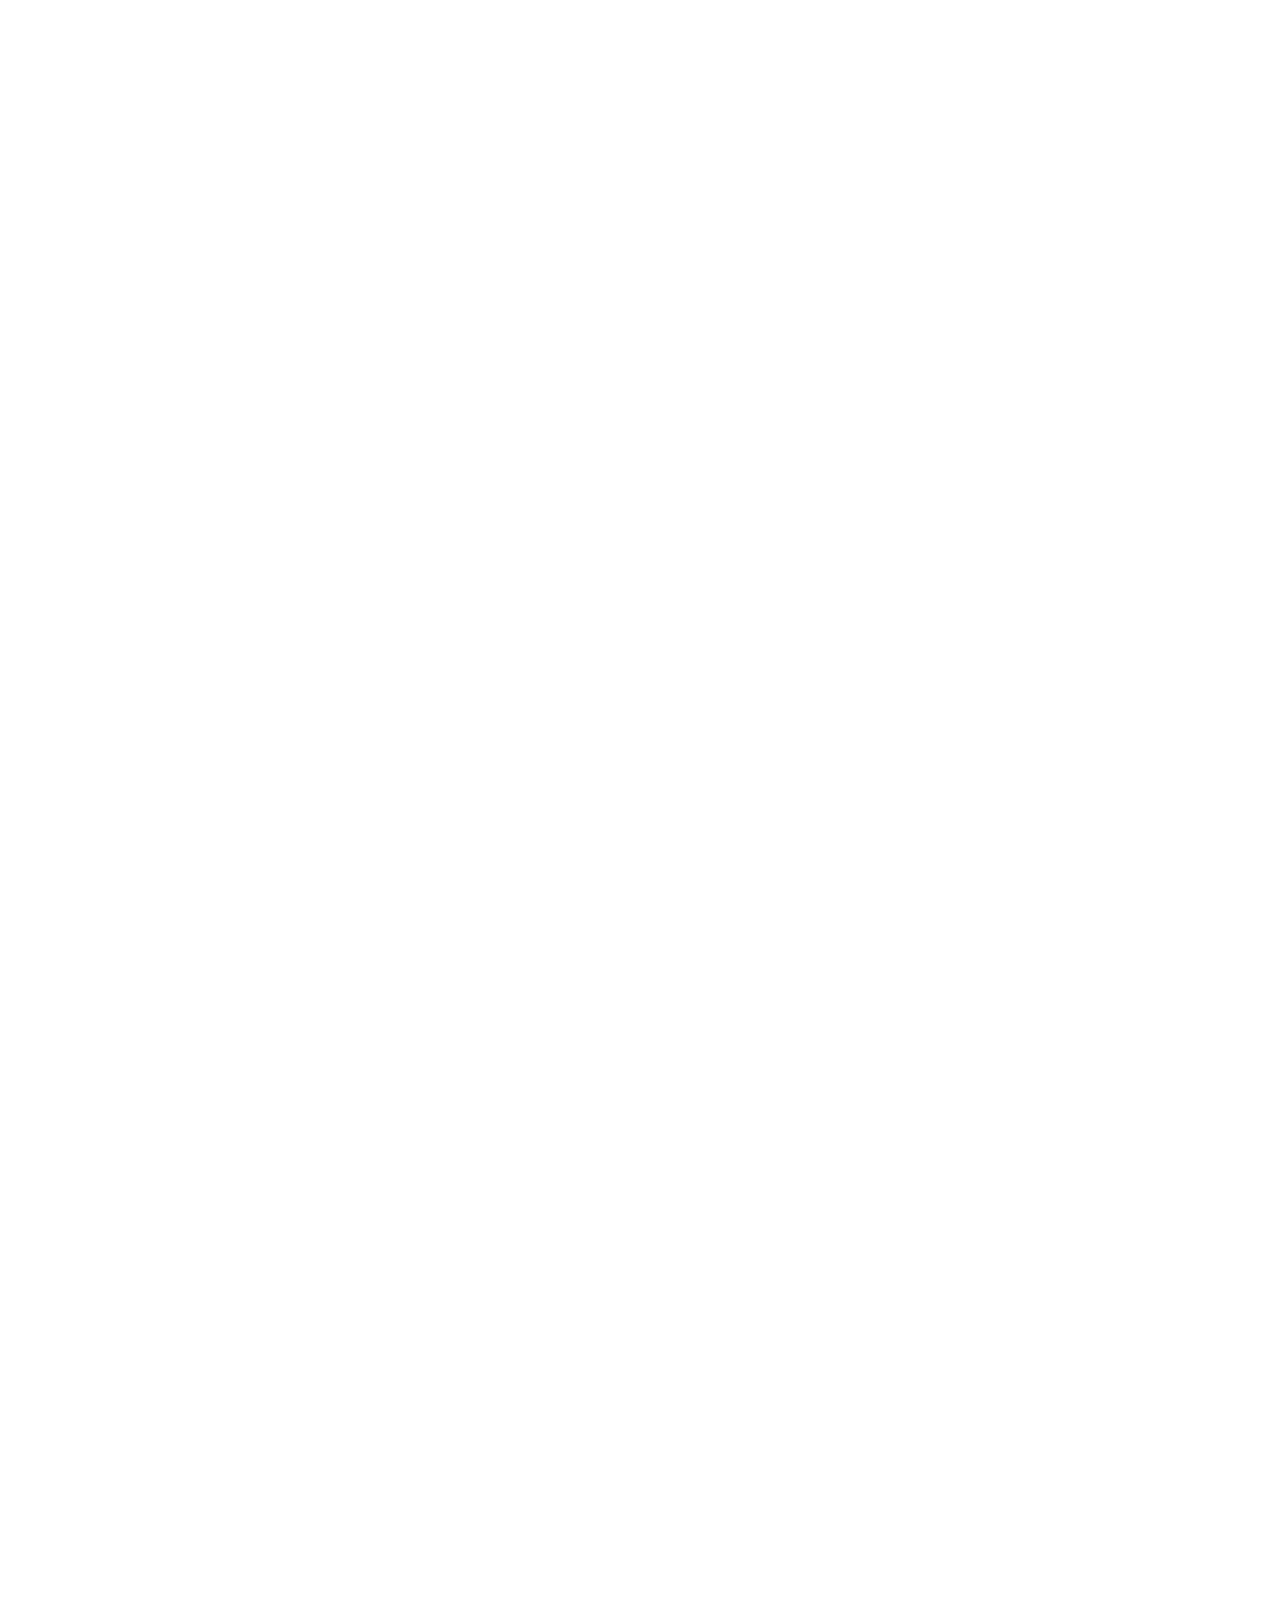
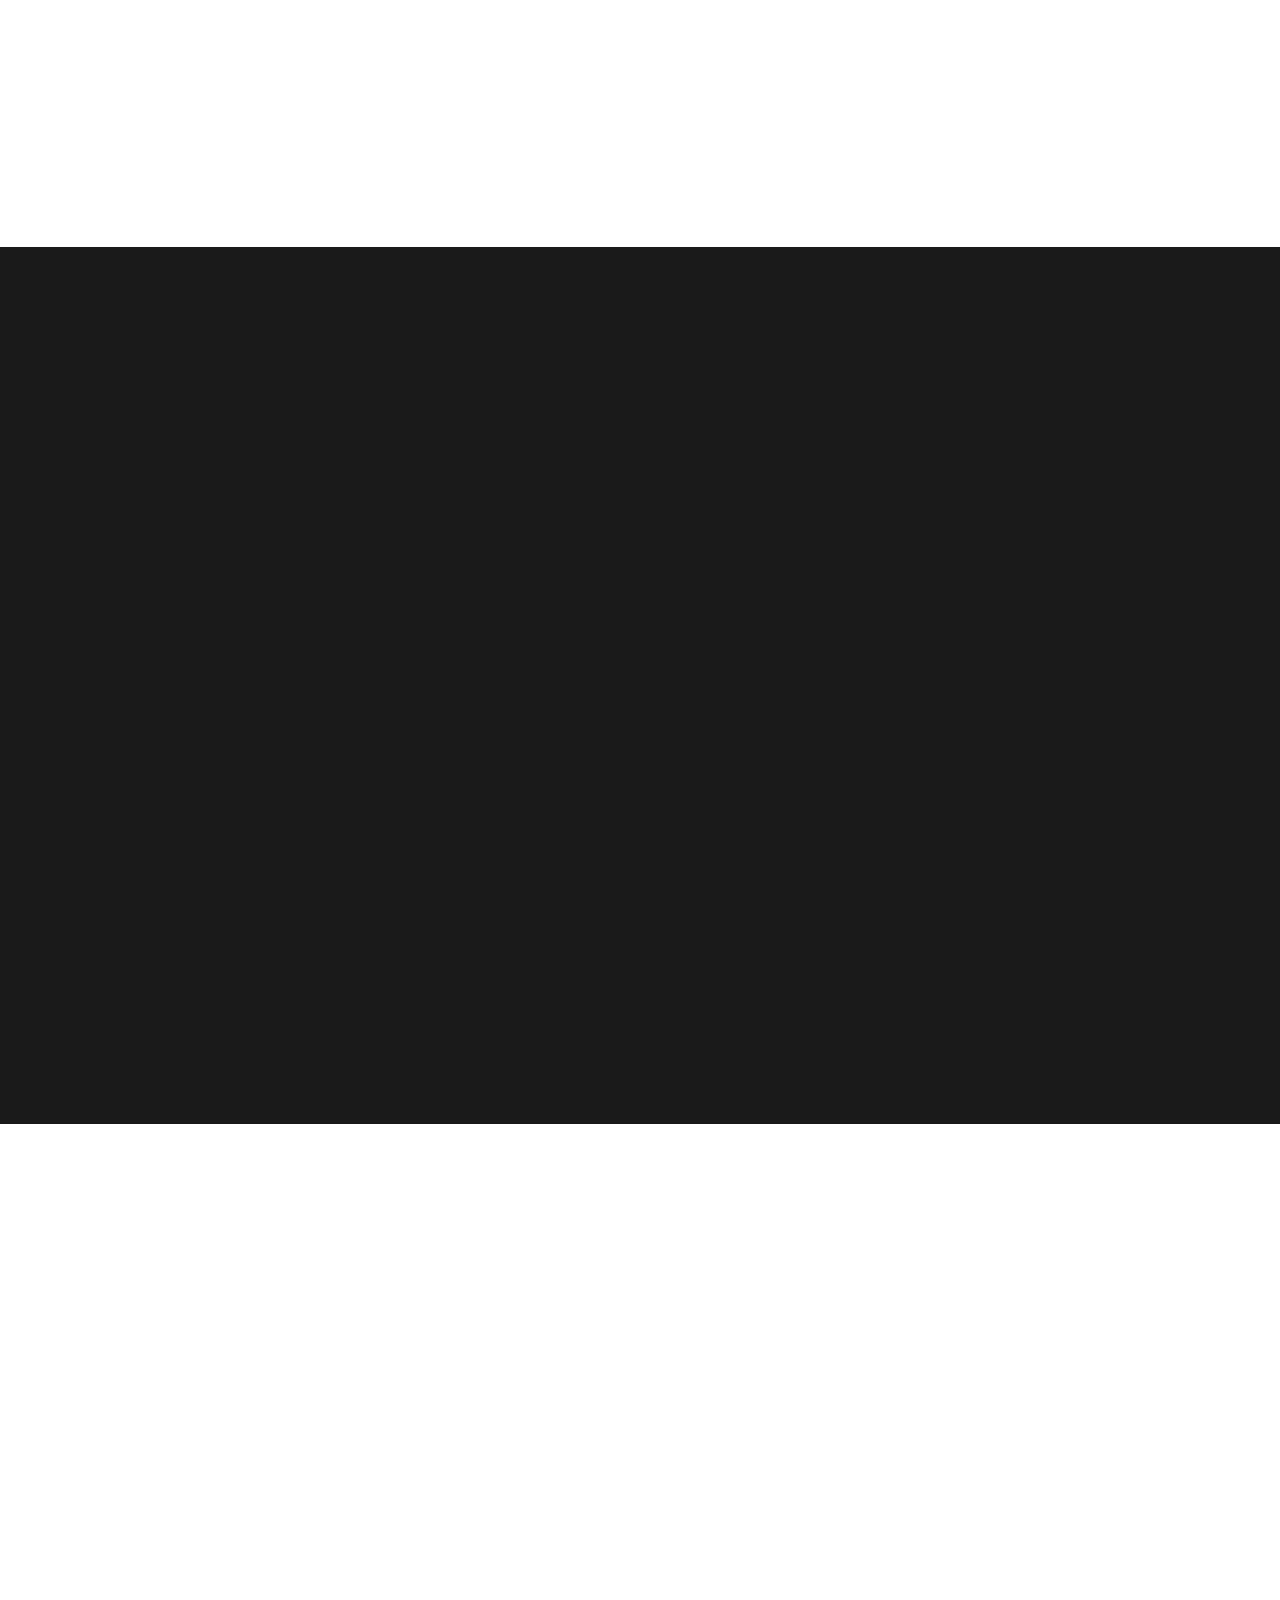
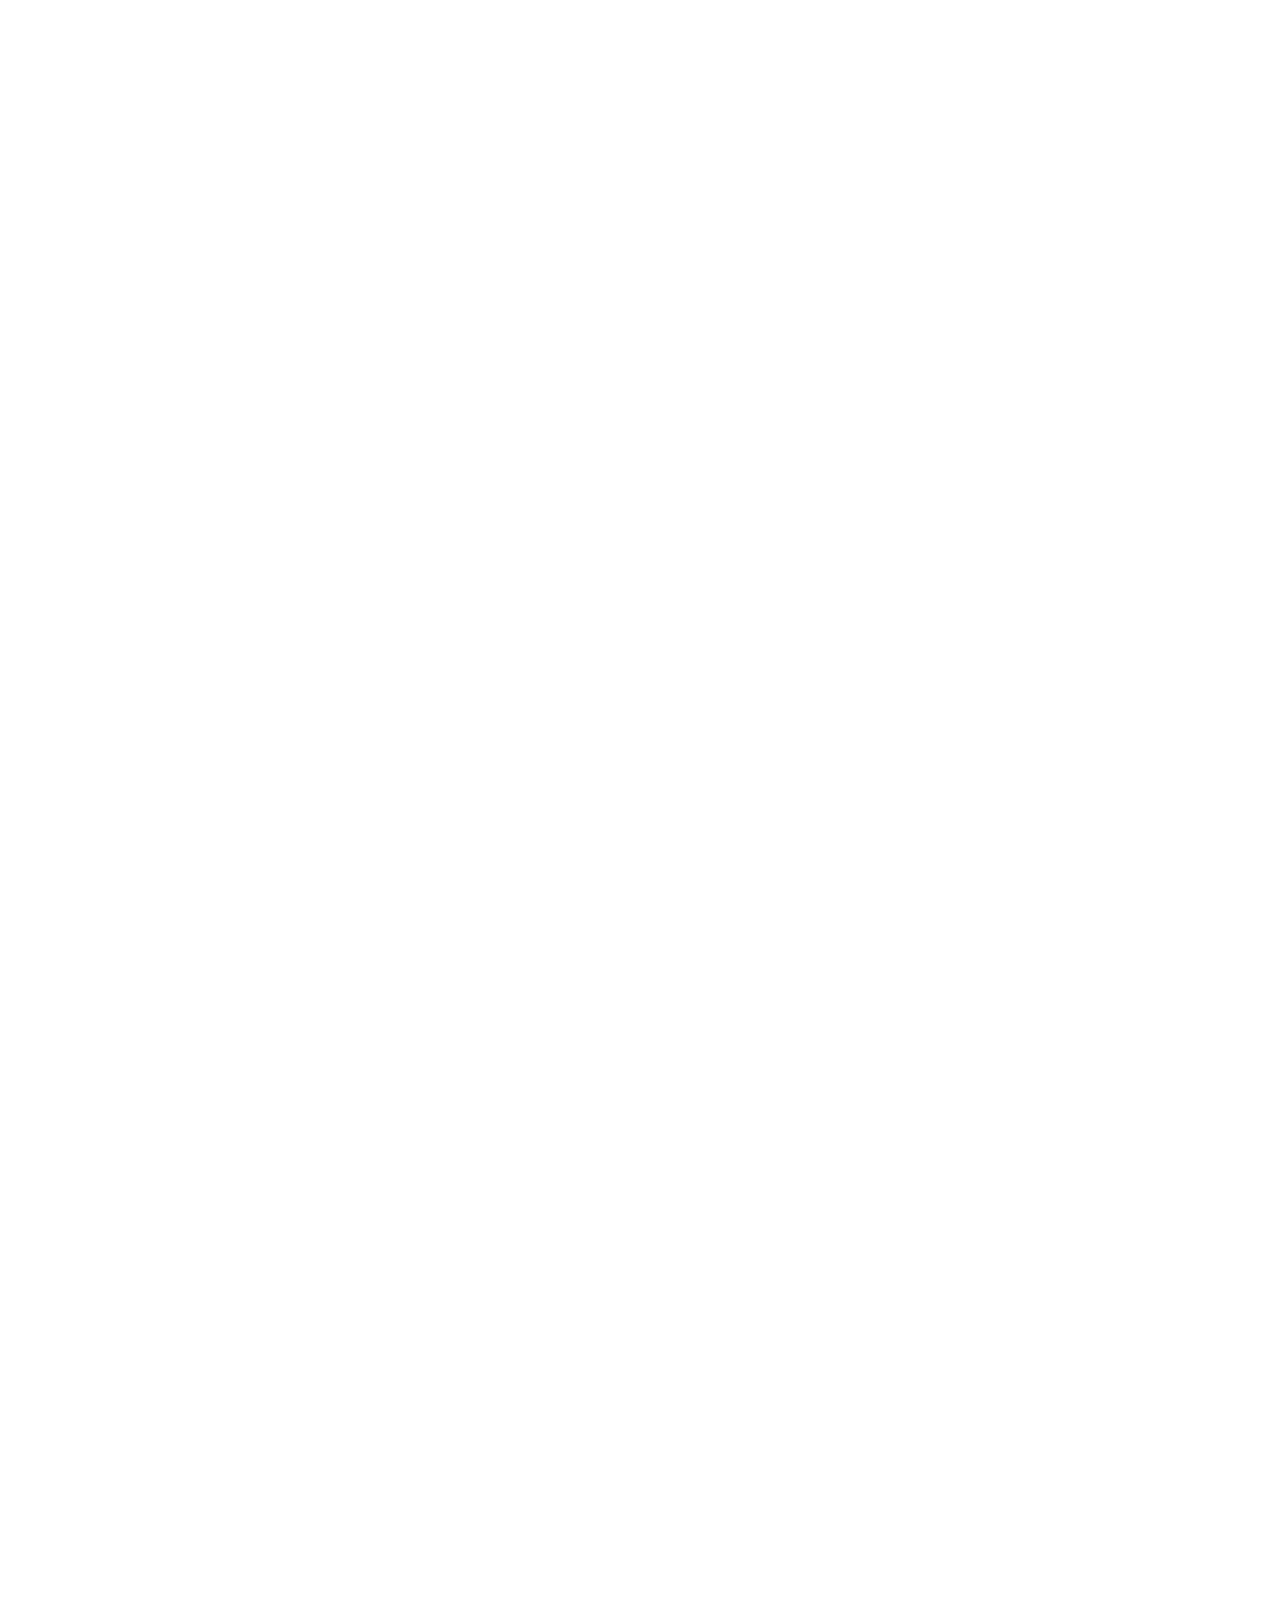
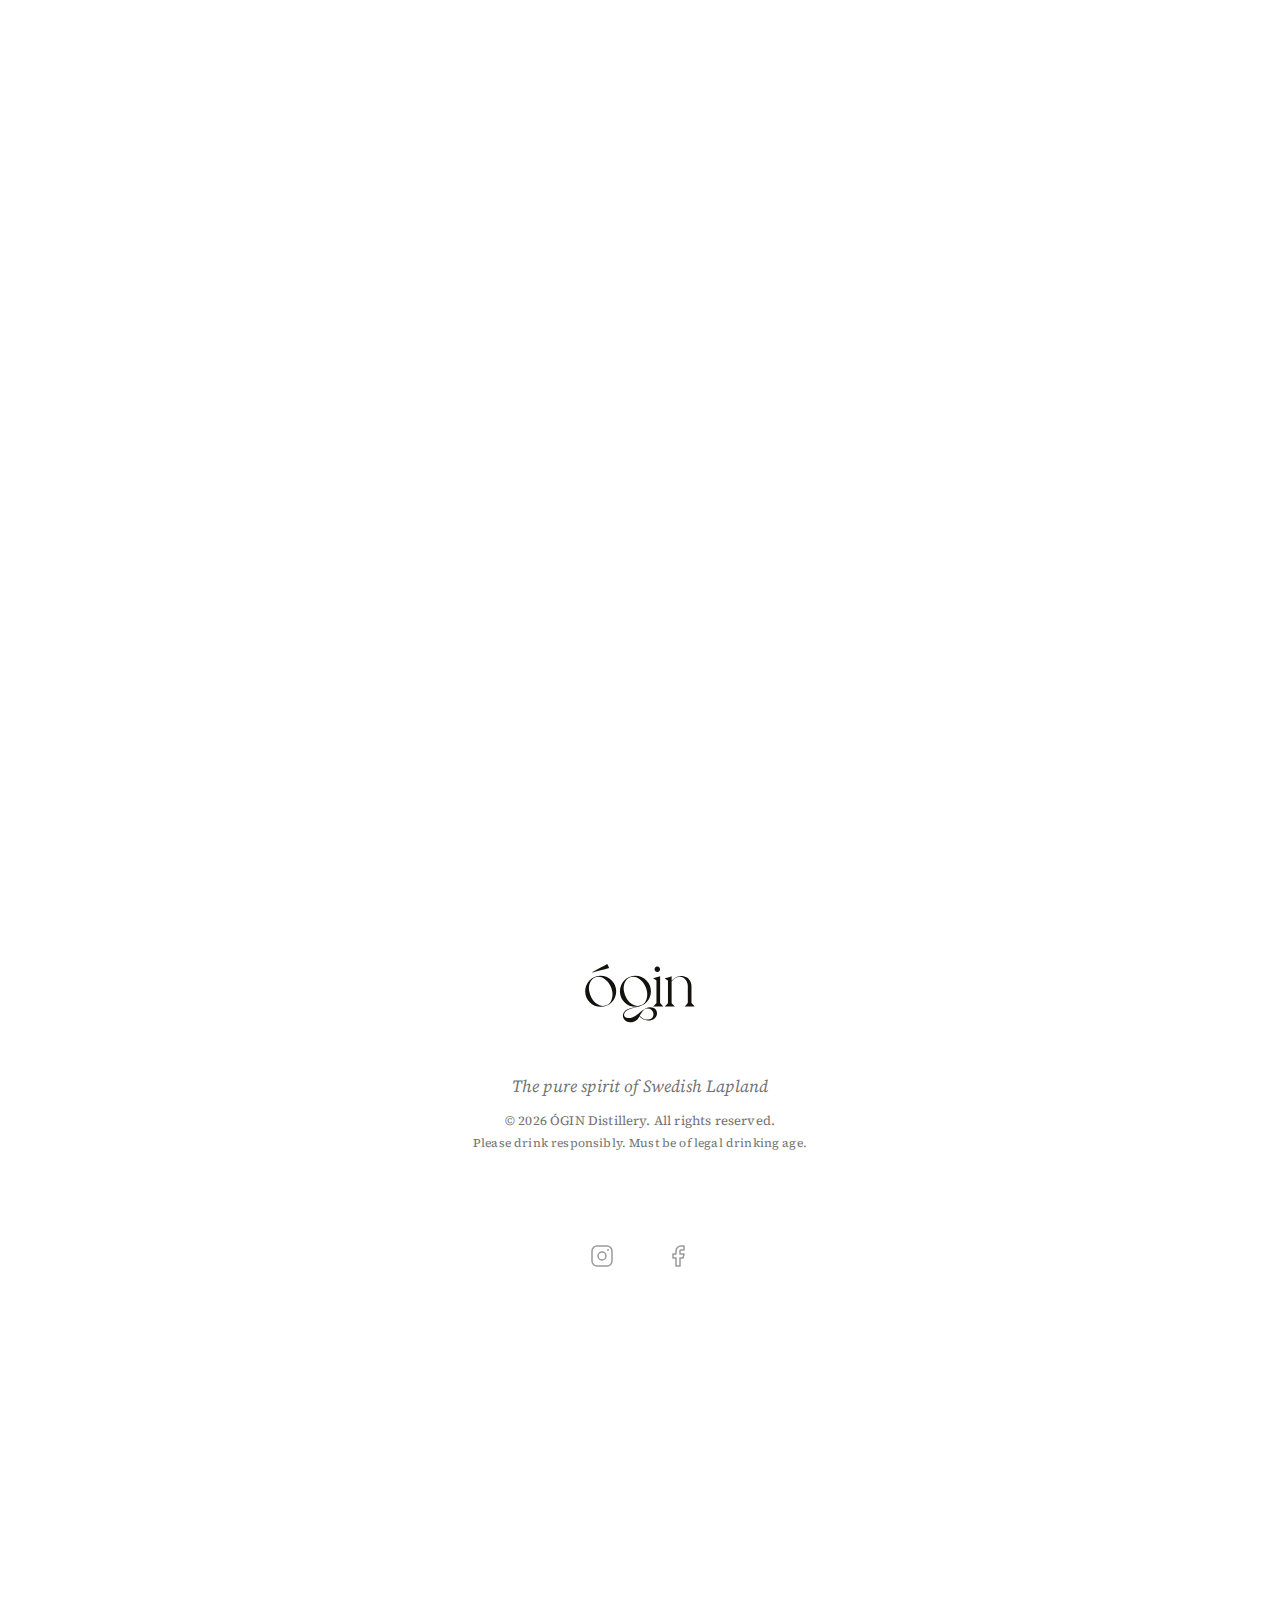
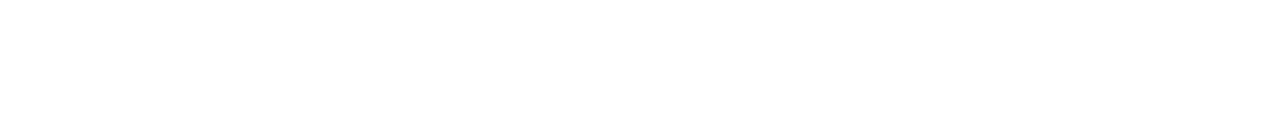
<file: story.html>
<!DOCTYPE html>
<html lang="en">
<head>
    <meta charset="UTF-8">
    <meta name="viewport" content="width=device-width, initial-scale=1.0">
    <meta name="description" content="Discover the story of ÓGIN Distillery — born from a deep reverence for the untouched beauty of Swedish Lapland.">
    <title>Our Story — ÓGIN Distillery</title>
    <meta property="og:title" content="Our Story — ÓGIN Distillery">
    <meta property="og:description" content="Discover the story of ÓGIN Distillery — born from a deep reverence for the untouched beauty of Swedish Lapland.">
    <meta property="og:url" content="https://ogindistillery.com/story.html">
    <meta property="og:image" content="https://ogindistillery.com/images/socialpreview.jpg">
    <meta property="og:type" content="website">
    <meta name="twitter:card" content="summary_large_image">
    <meta name="twitter:image" content="https://ogindistillery.com/images/socialpreview.jpg">
    <link rel="canonical" href="https://ogindistillery.com/story.html">
    <link rel="icon" href="images/ogin.svg" type="image/svg+xml">

    <link rel="preconnect" href="https://fonts.googleapis.com">
    <link rel="preconnect" href="https://fonts.gstatic.com" crossorigin>
    <link href="https://fonts.googleapis.com/css2?family=Source+Serif+4:ital,opsz,wght@0,8..60,400;0,8..60,500;1,8..60,400&display=swap" rel="stylesheet">

    <link rel="stylesheet" href="css/main.css?v=51">
    <link rel="stylesheet" href="css/pages.css?v=16">
</head>
<body>
    <!-- Navigation -->
    <div id="site-nav"></div>
    <script src="js/nav.js"></script>

    <main>
        <!-- Page Hero -->
        <section class="page-hero page-hero-story">
            <div class="container">
                <span class="section-label fade-up">Our Story</span>
                <h1 class="page-title fade-up delay-1">Born from the untouched beauty of Swedish Lapland</h1>
            </div>
        </section>

        <!-- Philosophy Section -->
        <section class="section-story">
            <div class="story-split">
                <div class="story-image fade-left">
                    <img src="images/3F9A9897.jpg" alt="Tradition meets innovation at ÓGIN Distillery" loading="lazy">
                </div>
                <div class="story-content">
                    <span class="section-label fade-up">Tradition Meets Innovation</span>
                    <h2 class="section-title fade-up delay-1">A Philosophy of <em>Simplicity</em></h2>
                    <p class="fade-up delay-2">Born from a deep reverence for the untouched beauty of Swedish Lapland, ÓGIN embodies a philosophy of simplicity. We carefully blend tradition with modern innovation to create our spirits, each crafted with precision and respect for nature.</p>
                    <p class="fade-up delay-3">In a world of mass production, we chose a different path—one guided by the seasons, shaped by patience, and defined by an unwavering commitment to quality over quantity.</p>
                </div>
            </div>
        </section>

        <!-- Journey Section -->
        <section class="section-story">
            <div class="story-split story-split-reverse">
                <div class="story-image fade-right">
                    <img src="images/jo.jpg" alt="Master Distiller Jón Óskar" loading="lazy">
                </div>
                <div class="story-content">
                    <span class="section-label fade-up">The Journey</span>
                    <h2 class="section-title fade-up delay-1">Master Distiller <em>Jón Óskar</em></h2>
                    <p class="fade-up delay-2">Our story begins with master distiller Jón Óskar, whose travels through Europe's distilleries sparked a profound inspiration. From Scotland's whisky traditions to the gin masters of London, he sought to understand the art and science of spirits.</p>
                    <p class="fade-up delay-3">Along the way, he discovered something truly unique—the rare and remarkable Arctic Raspberry, found only in the wilds of our region. This discovery ignited his desire to distill the essence of Swedish Lapland in a way that had never been done before.</p>
                </div>
            </div>
        </section>

        <!-- Quote Section -->
        <section class="section section-quote">
            <div class="container container-narrow">
                <blockquote class="story-quote fade-up">
                    <p>"I wanted to capture the purity of this place in a bottle—the clarity of the air, the freshness of the first spring growth, the wild beauty that surrounds us."</p>
                    <img src="images/signature.svg" alt="" class="quote-signature">
                    <cite>— Jón Óskar, Master Distiller</cite>
                </blockquote>
            </div>
        </section>

        <!-- Boviken Section -->
        <section class="section-story">
            <div class="story-split">
                <div class="story-image fade-left">
                    <img src="images/L1070511.jpg" alt="Boviken landscape in Swedish Lapland" loading="lazy">
                </div>
                <div class="story-content">
                    <span class="section-label fade-up">The Place</span>
                    <h2 class="section-title fade-up delay-1"><em>Boviken</em></h2>
                    <p class="fade-up delay-2">Nestled just outside Skellefteå in Swedish Lapland, Boviken is where land meets sea, where ancient forests give way to Arctic coastline. This is our home, our terroir, our inspiration.</p>
                    <p class="fade-up delay-3">The unique microclimate here—the endless summer days, the pristine air, the mineral-rich soil—creates conditions found nowhere else on Earth. The botanicals that grow here carry the essence of this remarkable landscape.</p>
                    <p class="fade-up delay-4">Every bottle of ÓGIN is a portrait of this place, capturing a moment in the eternal cycle of Arctic seasons.</p>
                </div>
            </div>
        </section>

        <!-- Values Section (hidden) -->
        <section class="section section-values" style="display: none;">
            <div class="container">
                <header class="section-header section-header-center">
                    <span class="section-label fade-up">What We Believe</span>
                    <h2 class="section-title fade-up delay-1">Our Values</h2>
                </header>

                <div class="values-grid">
                    <div class="value-item fade-up">
                        <span class="value-number">01</span>
                        <h3>Authenticity</h3>
                        <p>Every botanical is hand-foraged from our land. No shortcuts, no compromises.</p>
                    </div>
                    <div class="value-item fade-up delay-1">
                        <span class="value-number">02</span>
                        <h3>Seasonality</h3>
                        <p>We work in harmony with nature's calendar, embracing the unique character each year brings.</p>
                    </div>
                    <div class="value-item fade-up delay-2">
                        <span class="value-number">03</span>
                        <h3>Craftsmanship</h3>
                        <p>Small batches, careful attention, and the patience to let time do its work.</p>
                    </div>
                    <div class="value-item fade-up delay-3">
                        <span class="value-number">04</span>
                        <h3>Sustainability</h3>
                        <p>Respecting the land that gives us so much, ensuring it thrives for generations to come.</p>
                    </div>
                </div>
            </div>
        </section>

        <!-- Koenigsegg Collaboration -->
        <section class="section-story">
            <div class="story-split story-split-reverse">
                <div class="story-image fade-right" id="koenigsegg-media">
                    <img src="images/3F9A5846.jpg" alt="ÓGIN and Koenigsegg collaboration" loading="lazy">
                    <video id="koenigsegg-video" muted loop playsinline preload="none">
                        <source src="https://jakob-hosted-content.s3.us-east-1.amazonaws.com/Sequence+02_16.mp4" type="video/mp4">
                    </video>
                    <div id="koenigsegg-indicator">
                        <svg id="koenigsegg-icon-play" width="48" height="48" viewBox="0 0 48 48" fill="none"><polygon points="18,12 38,24 18,36" fill="white"/></svg>
                        <svg id="koenigsegg-icon-pause" width="48" height="48" viewBox="0 0 48 48" fill="none" style="display:none;"><rect x="14" y="12" width="6" height="24" rx="1" fill="white"/><rect x="28" y="12" width="6" height="24" rx="1" fill="white"/></svg>
                    </div>
                </div>
                <div class="story-content">
                    <span class="section-label fade-up">Collaboration</span>
                    <h2 class="section-title fade-up delay-1">ÓGIN & <em>Koenigsegg</em></h2>
                    <p class="fade-up delay-2">Our partnership with Koenigsegg is an example of how great things happen when passion meets dedication and attention to detail. Just like Koenigsegg pushes the limits in the car world with every little thing they do, we're all about the craft too.</p>
                    <p class="fade-up delay-3">Craft is at the heart of what we both do. Whether it's the engineering in a Koenigsegg beauty or the careful mix of flavours in our own creations, it all boils down to a shared love for quality and uniqueness.</p>
                    <p class="fade-up delay-4">ÓGIN will be serving guests at exclusive events and car shows around the world.</p>
                    <button class="btn btn-outline fade-up delay-4" id="koenigsegg-play">Watch Video</button>
                </div>
            </div>
        </section>

        <!-- CTA Section (hidden) -->
        <section class="section section-cta-block" style="display: none;">
            <div class="container container-narrow">
                <div class="cta-block fade-up">
                    <h2>Experience Our Craft</h2>
                    <p>Discover the spirits born from this remarkable land.</p>
                    <a href="spirits.html" class="btn btn-primary">Explore Our Collection</a>
                </div>
            </div>
        </section>
    </main>

    <!-- Footer -->
    <div id="site-footer"></div>
    <script src="js/footer.js"></script>

    <script src="js/main.js" defer></script>
    <script>
        (function() {
            var btn = document.getElementById('koenigsegg-play');
            var media = document.getElementById('koenigsegg-media');
            var video = document.getElementById('koenigsegg-video');
            if (!btn || !media || !video) return;
            var playing = false;

            btn.addEventListener('click', function() {
                if (!playing) {
                    playing = true;
                    media.classList.add('video-active');
                    if (window.innerWidth <= 900) {
                        media.scrollIntoView({ behavior: 'smooth', block: 'center' });
                    }
                    video.preload = 'auto';
                    video.load();
                    video.addEventListener('canplaythrough', function() {
                        video.play();
                    }, { once: true });
                    btn.textContent = 'Close Video';
                } else {
                    playing = false;
                    media.classList.remove('video-active');
                    video.pause();
                    video.currentTime = 0;
                    btn.textContent = 'Watch Video';
                }
            });

            var indicator = document.getElementById('koenigsegg-indicator');
            var iconPlay = document.getElementById('koenigsegg-icon-play');
            var iconPause = document.getElementById('koenigsegg-icon-pause');

            function flashIcon(showPlay) {
                iconPlay.style.display = showPlay ? 'block' : 'none';
                iconPause.style.display = showPlay ? 'none' : 'block';
                indicator.classList.remove('flash');
                void indicator.offsetWidth;
                indicator.classList.add('flash');
            }

            media.addEventListener('click', function() {
                if (!playing) return;
                if (video.paused) {
                    video.play();
                    flashIcon(false);
                } else {
                    video.pause();
                    flashIcon(true);
                }
            });
        })();
    </script>
</body>
</html>
</file>
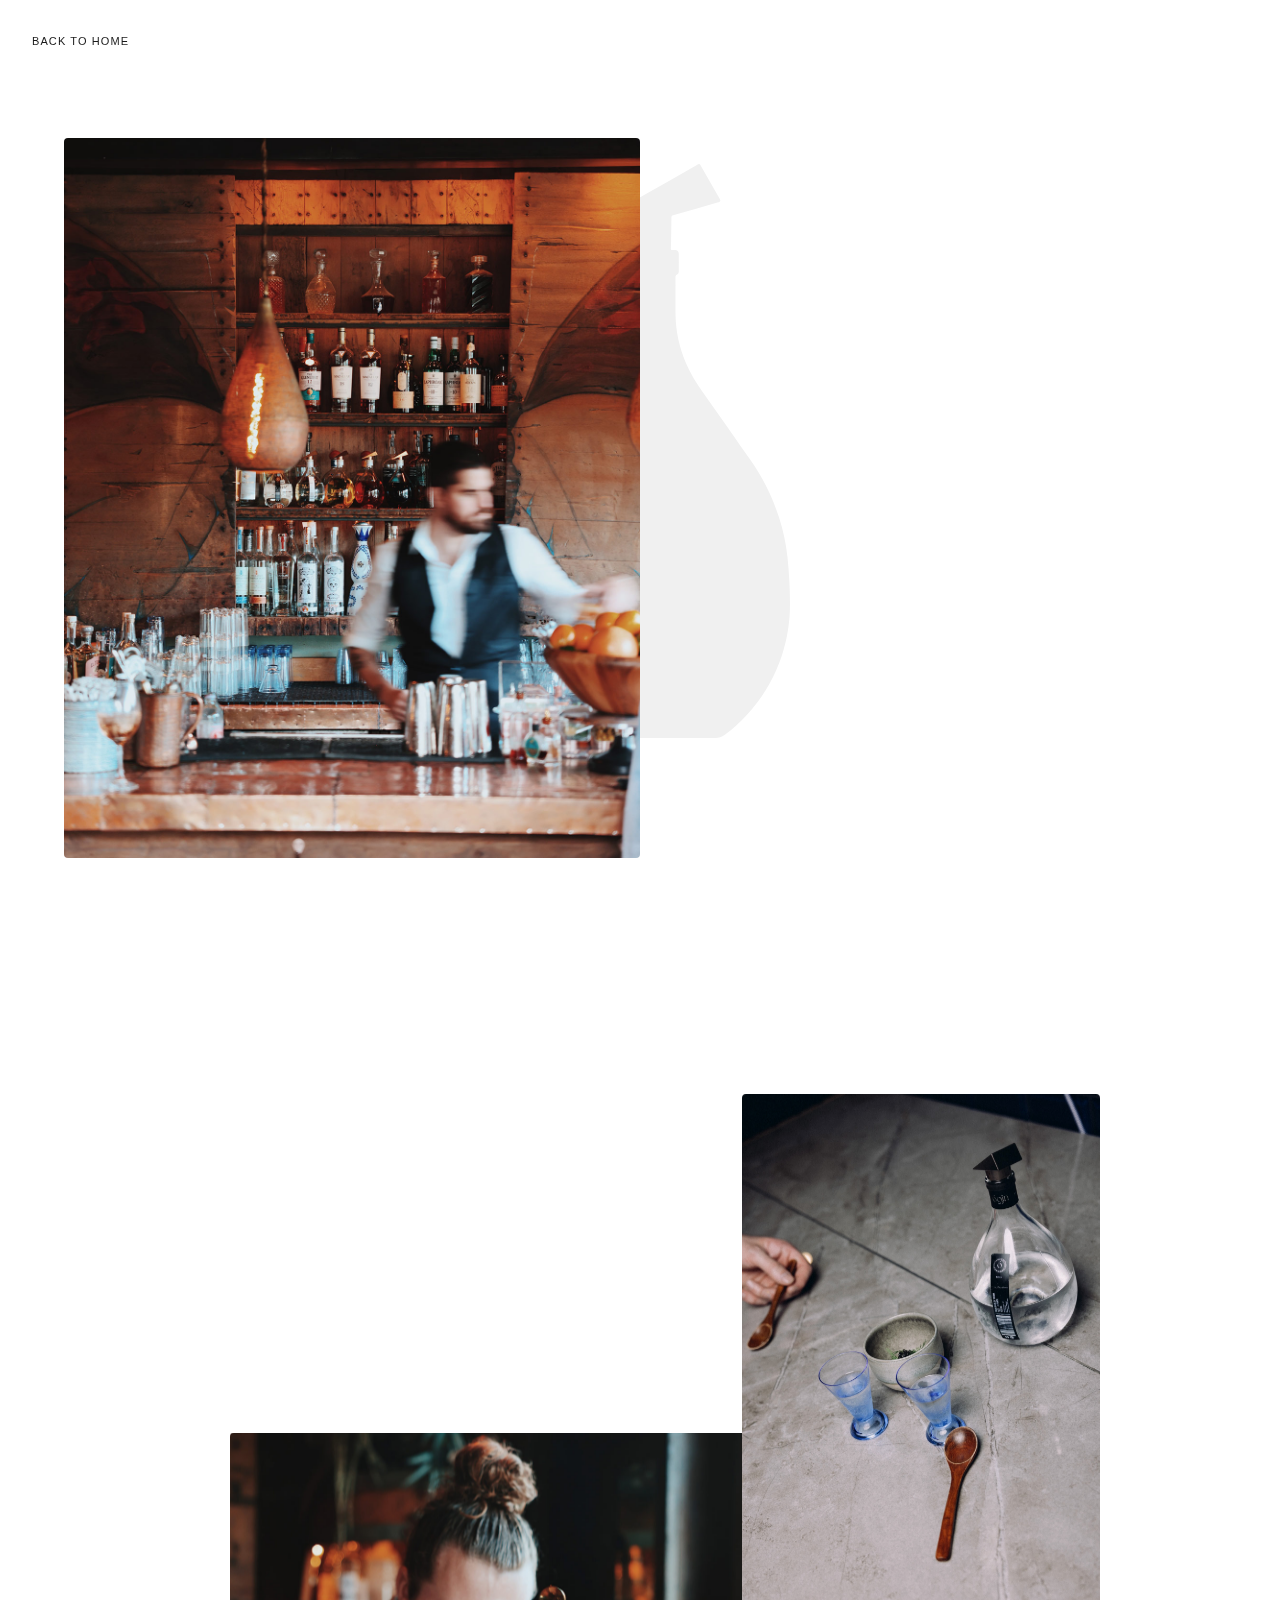
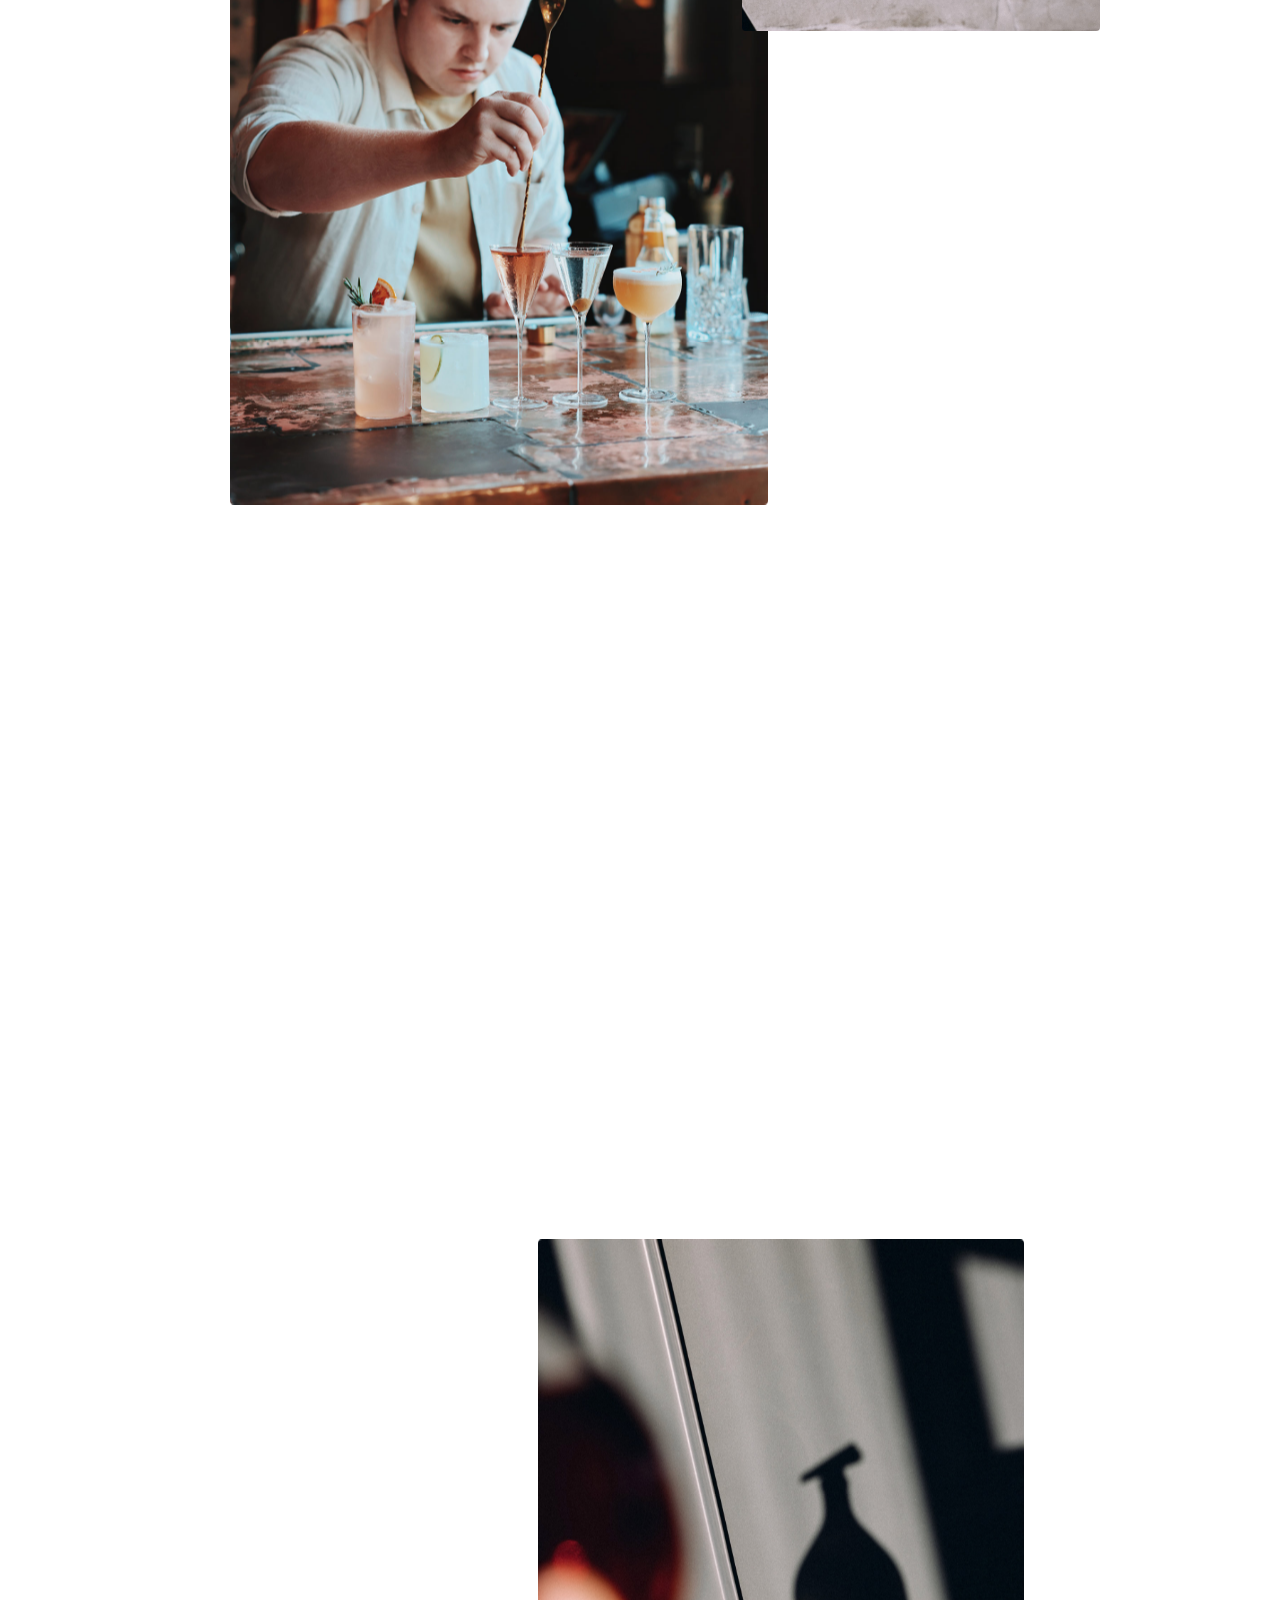
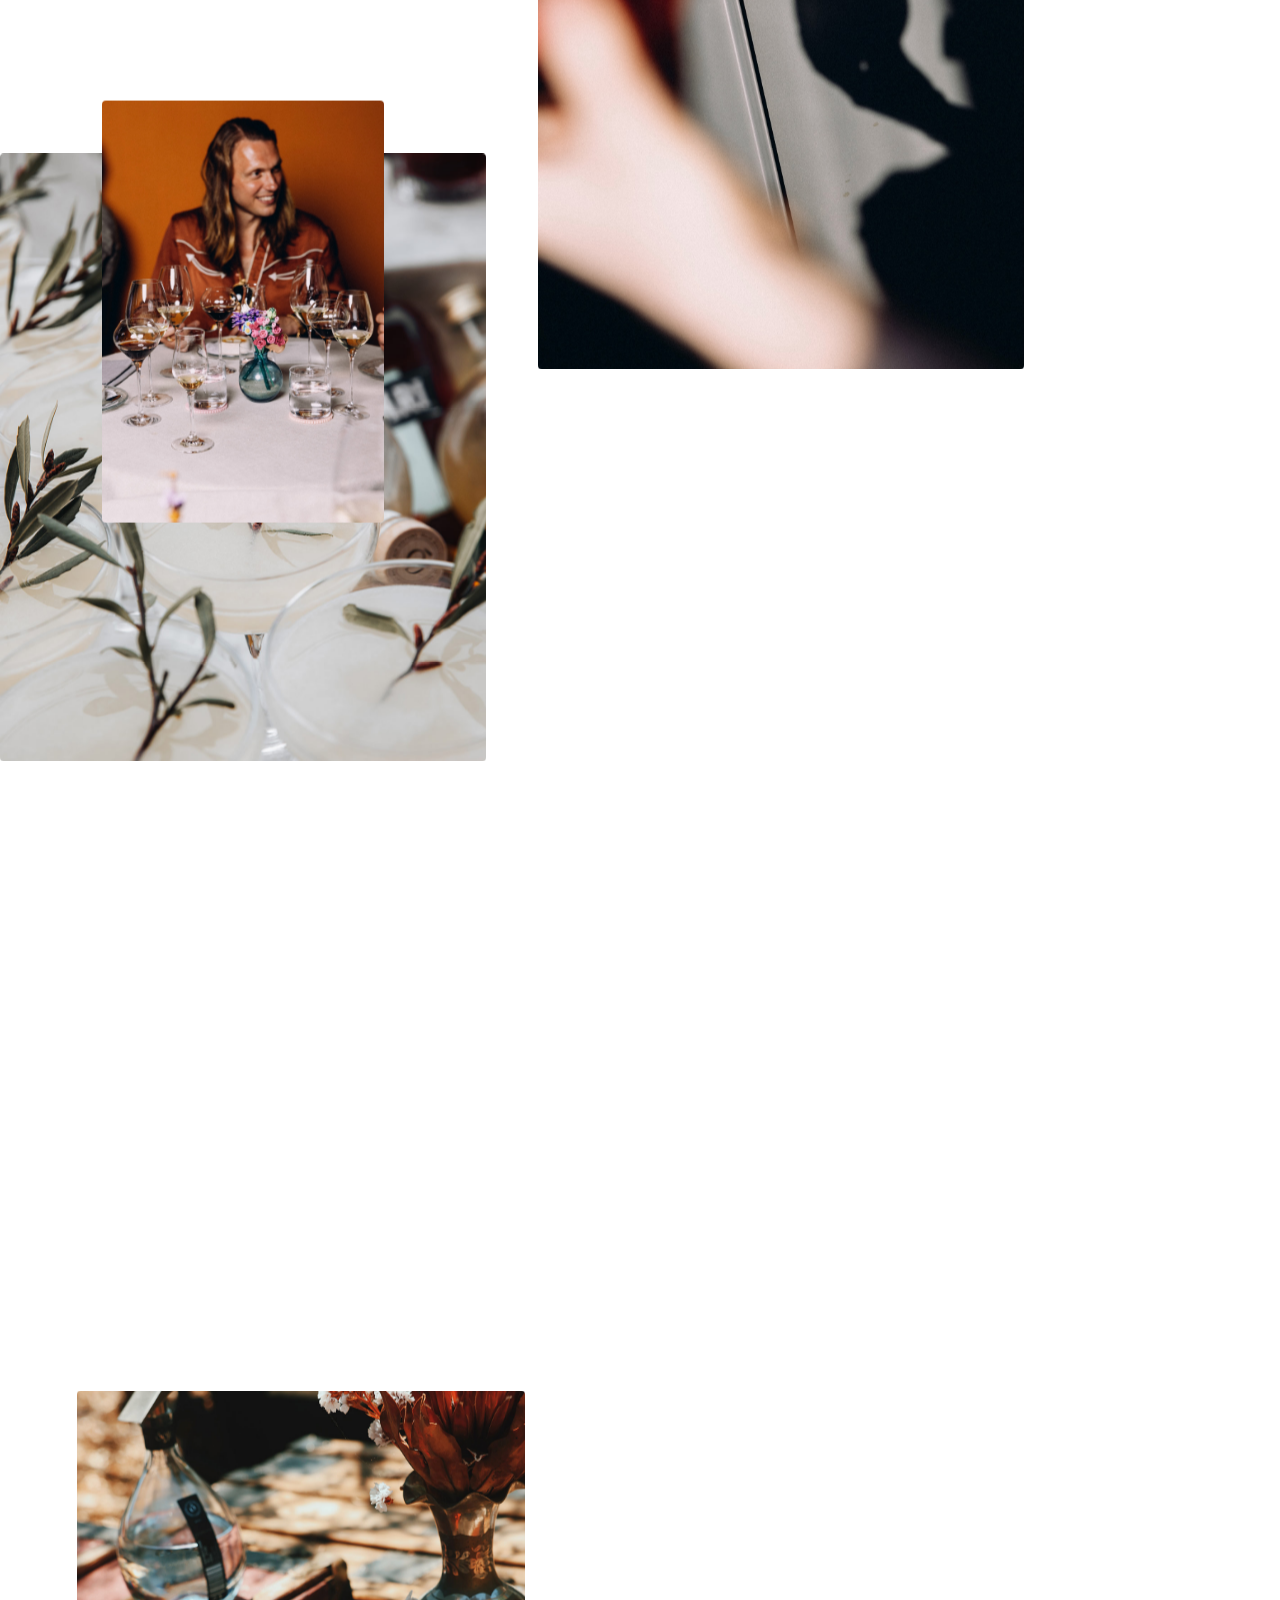
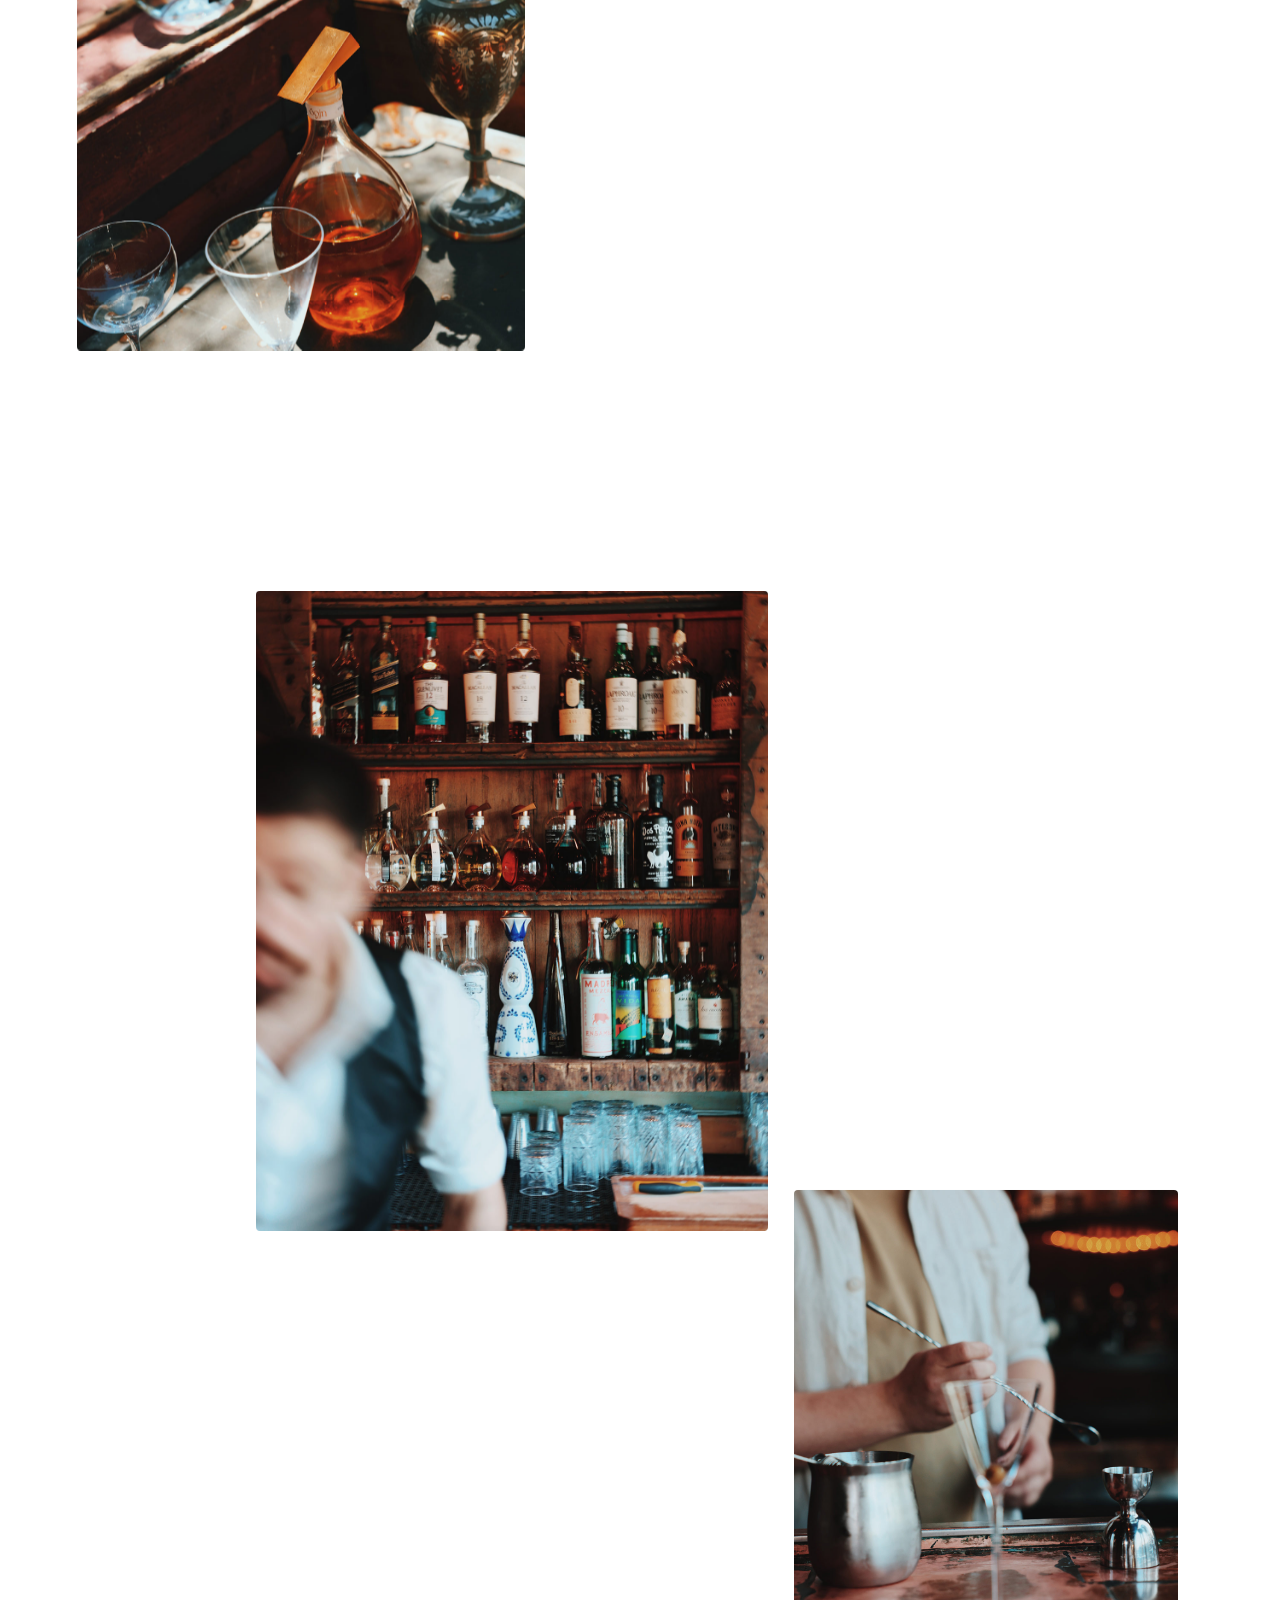
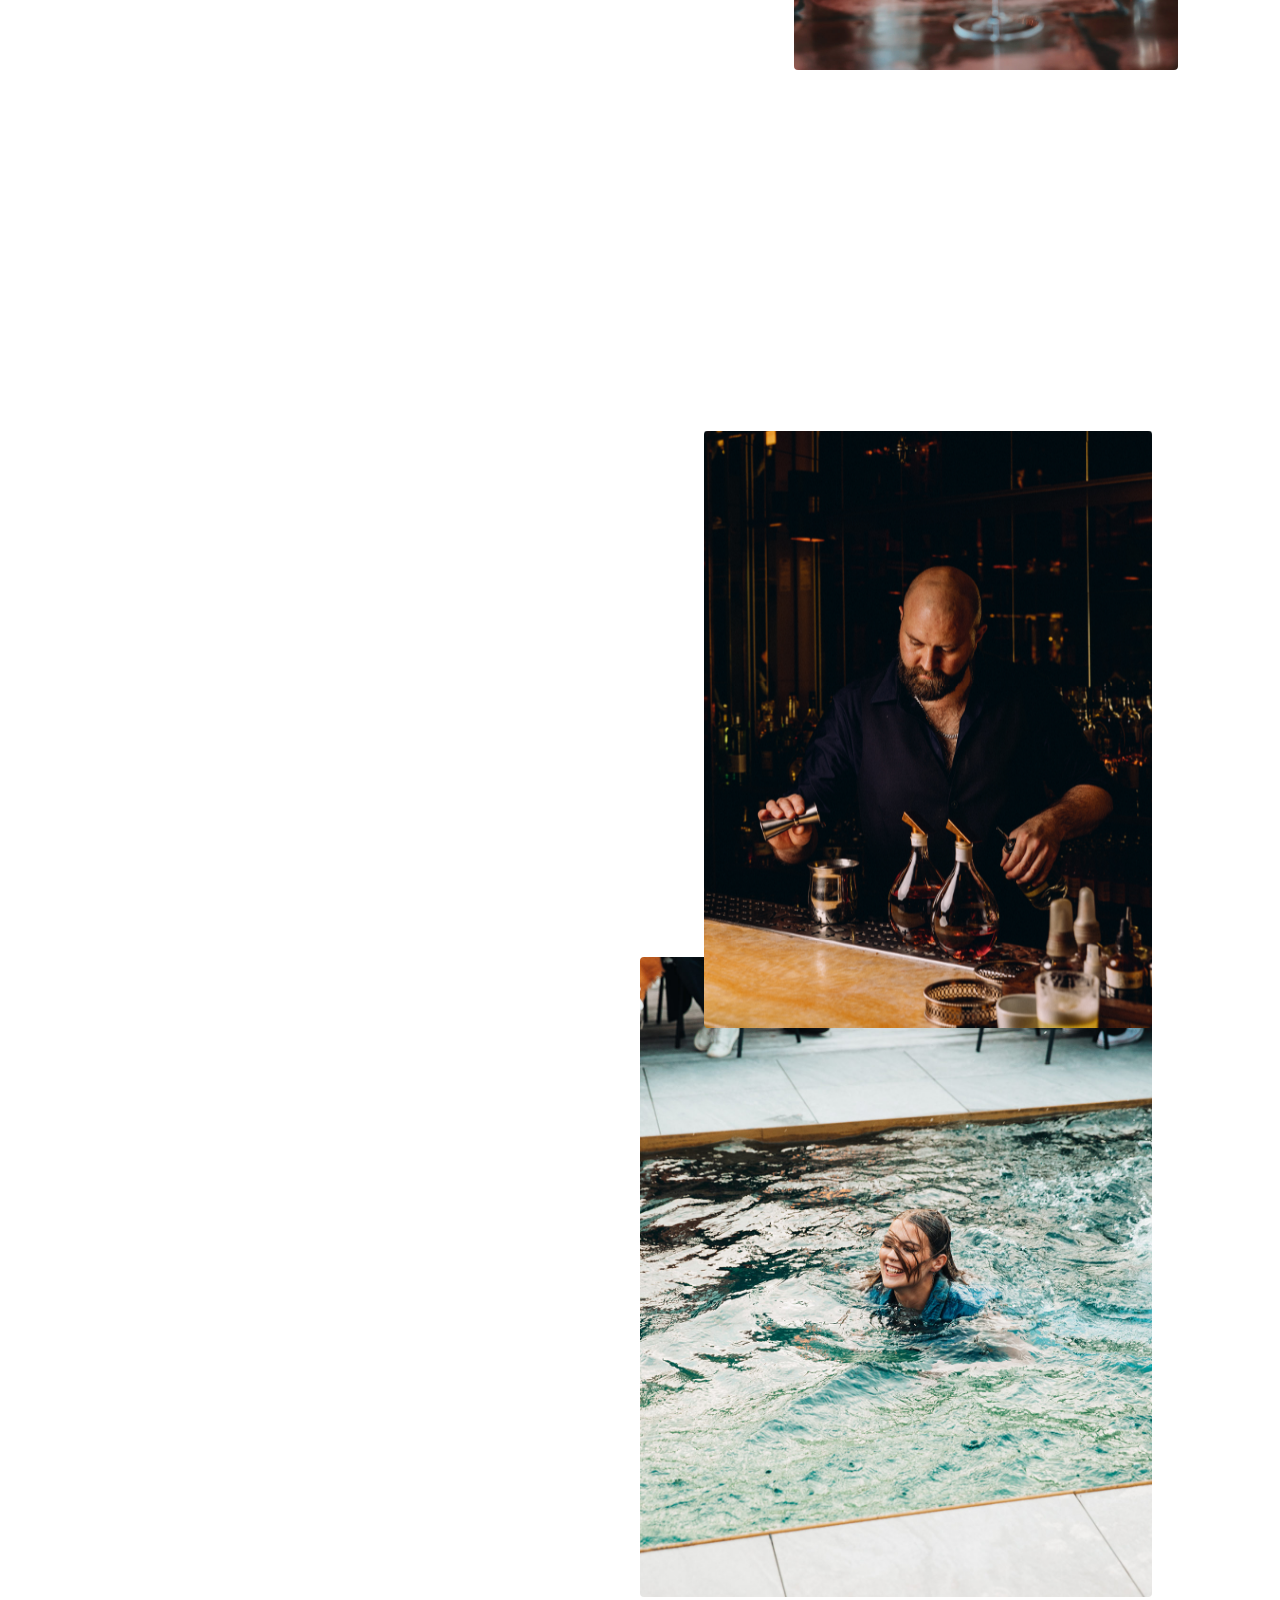
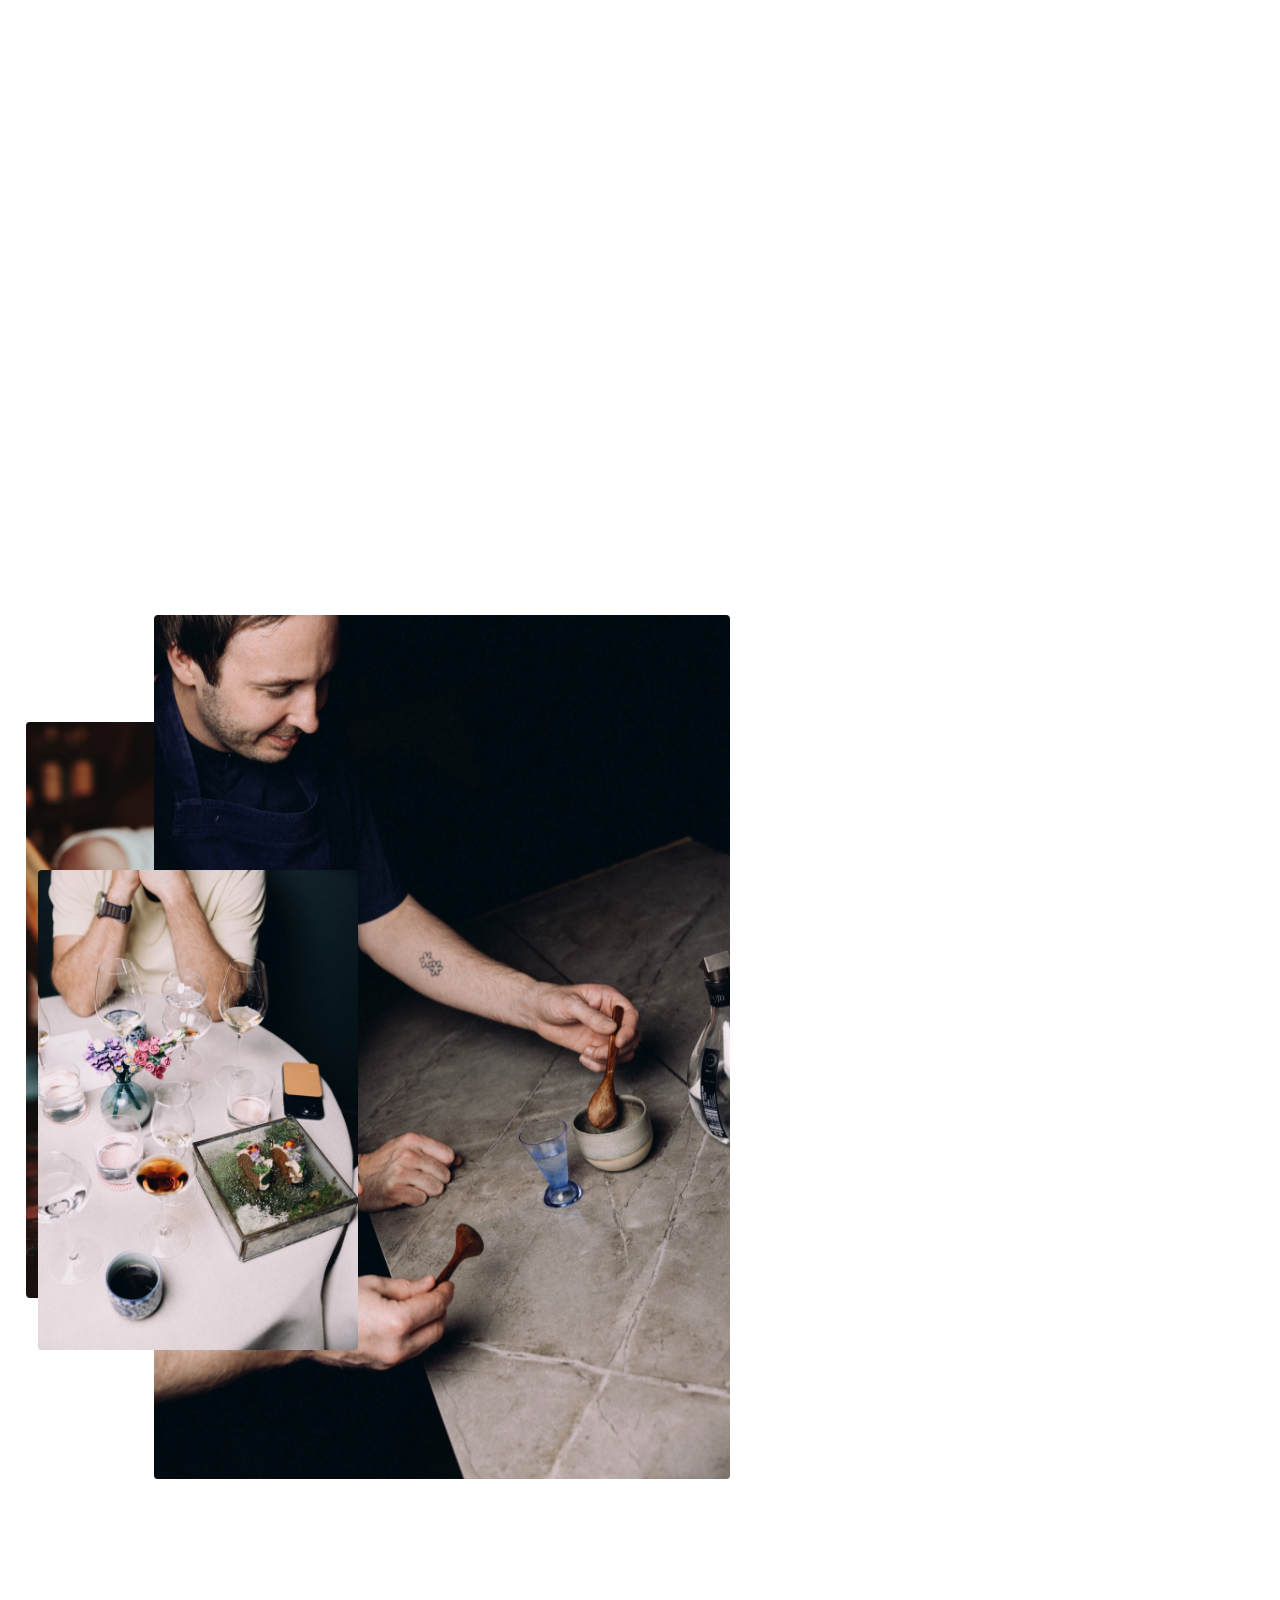
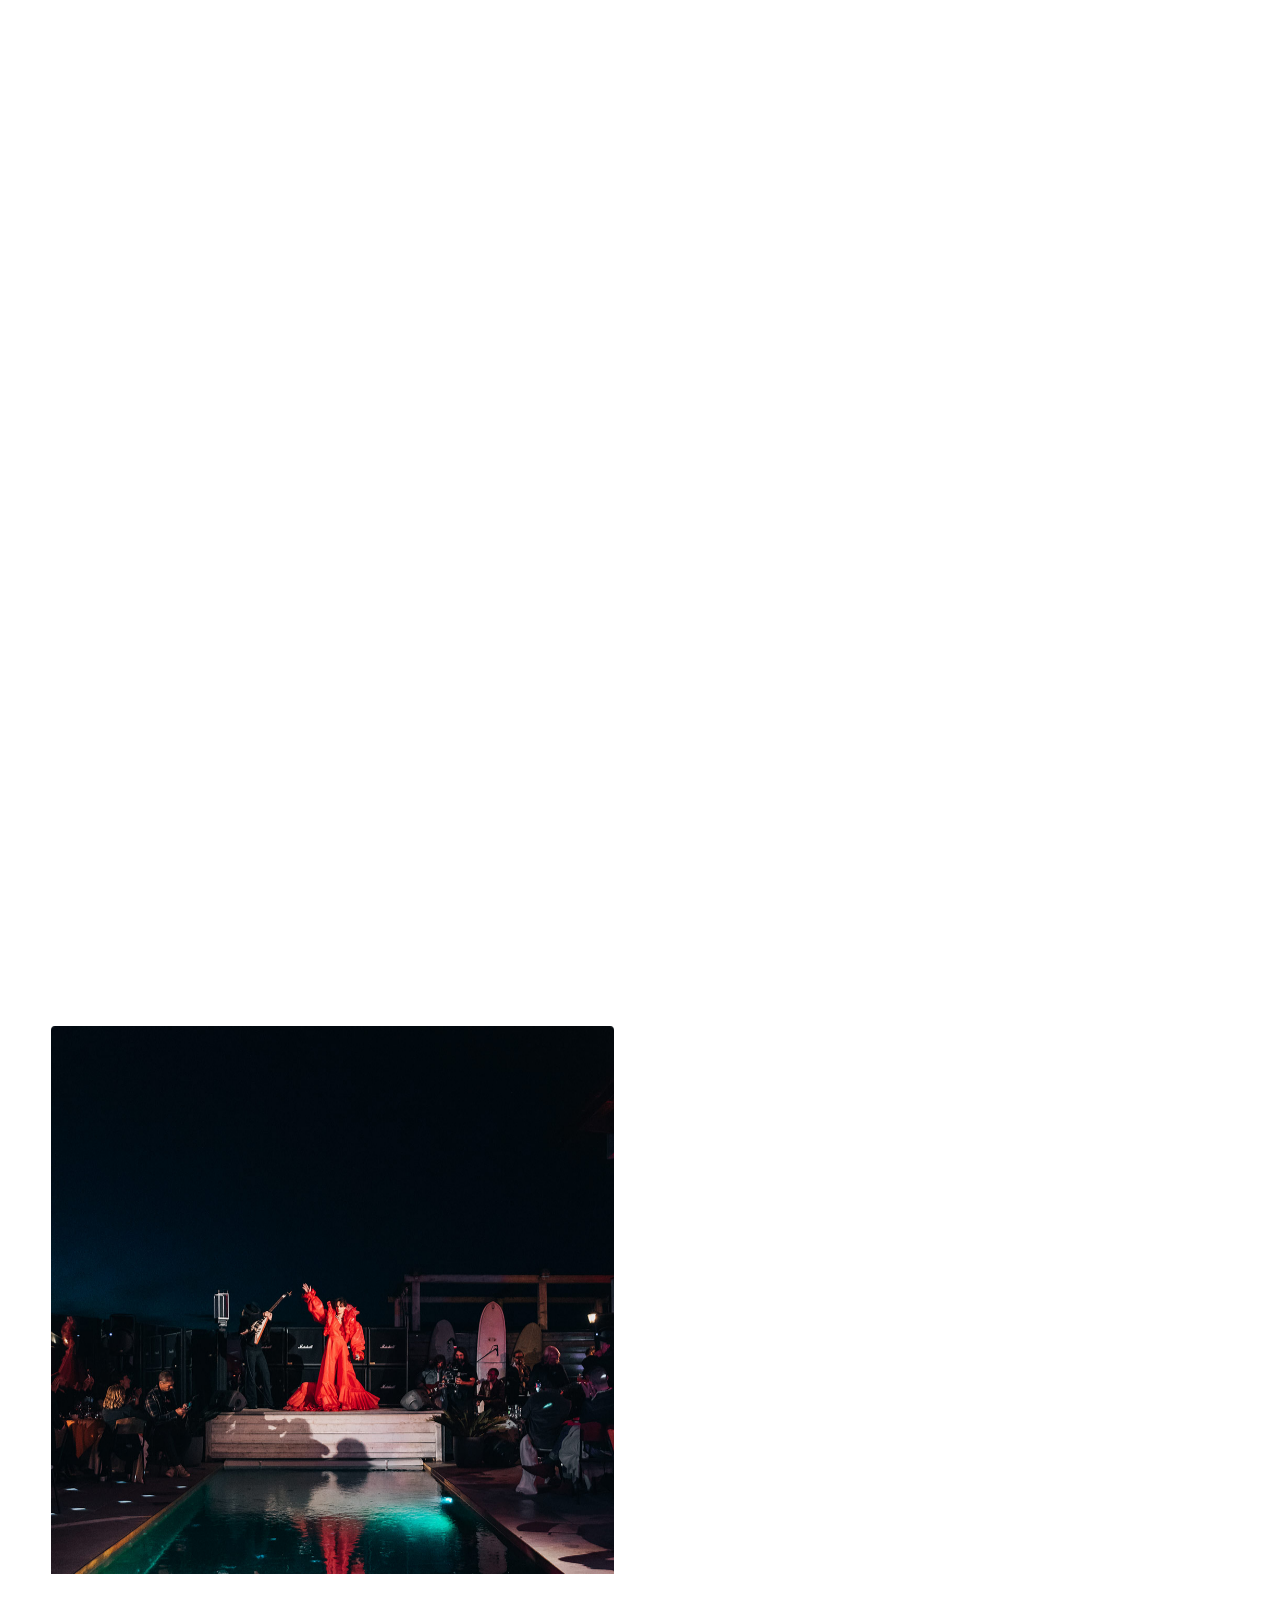
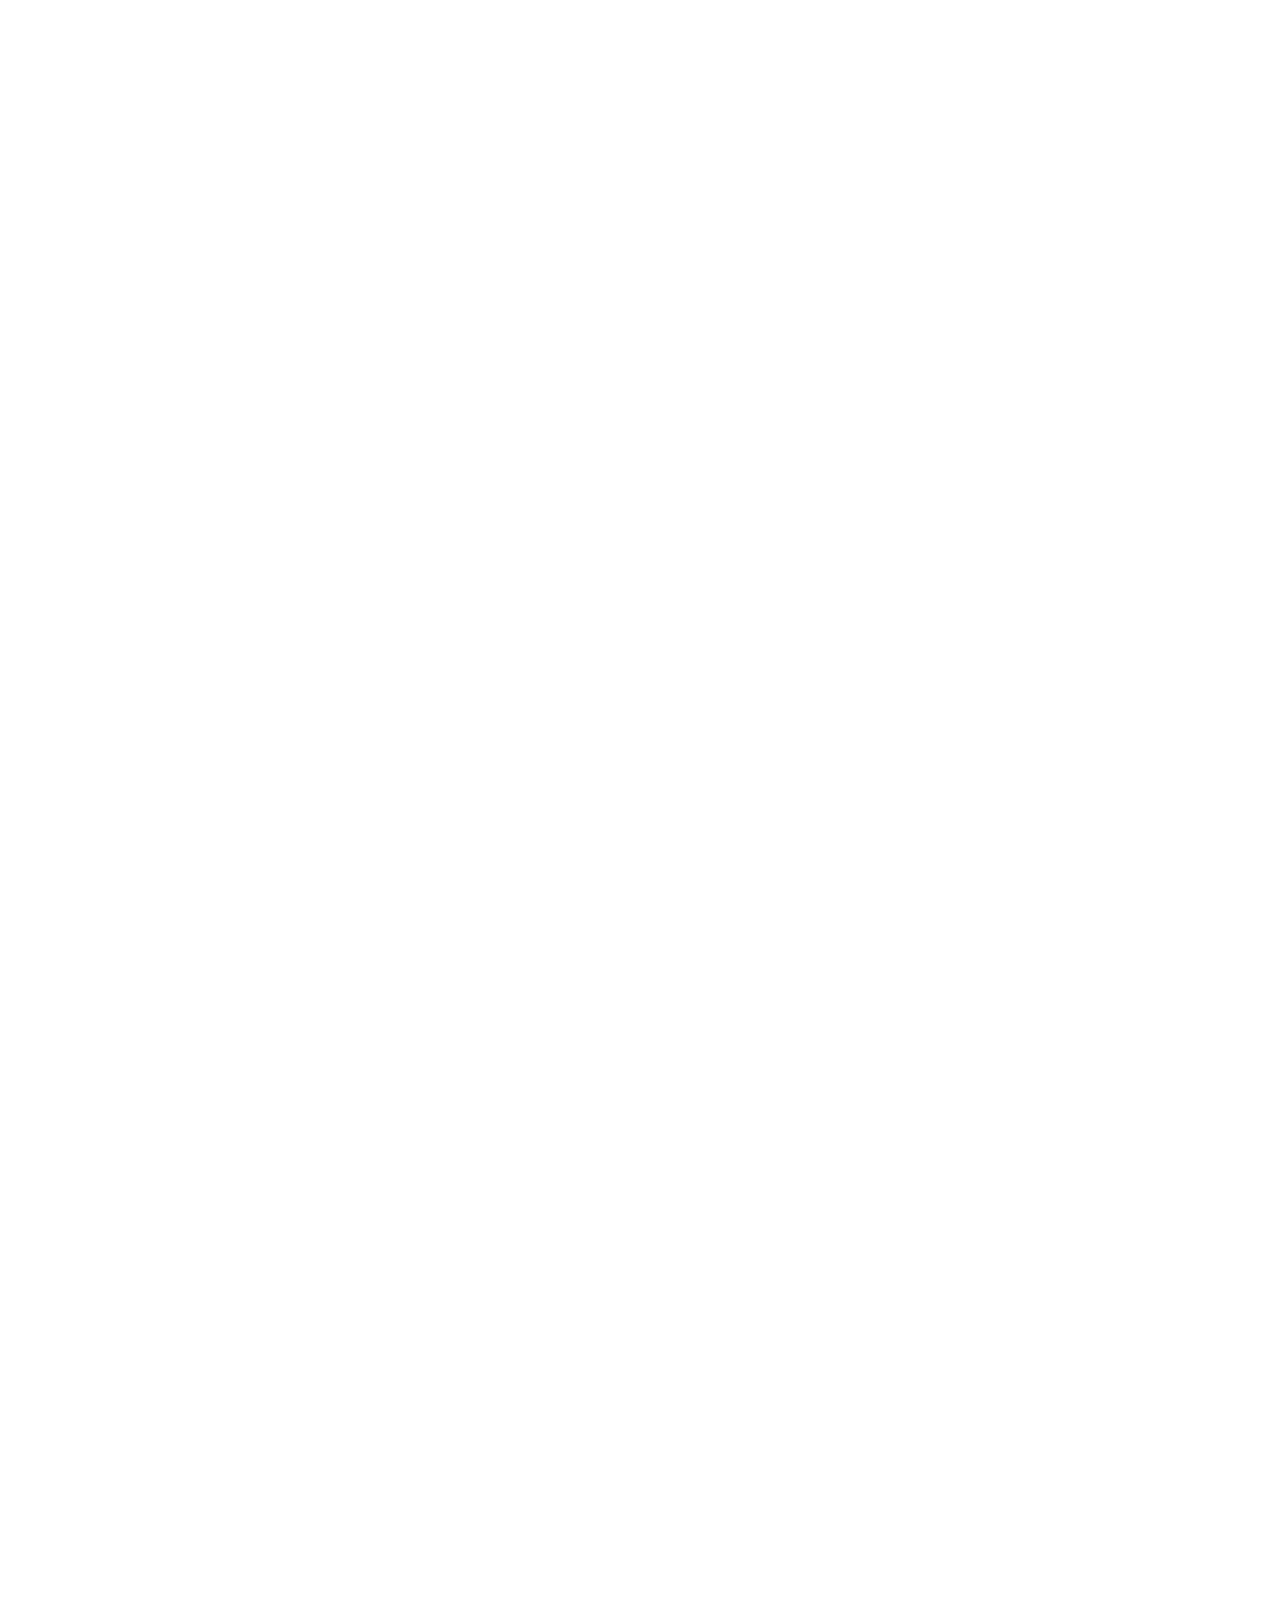
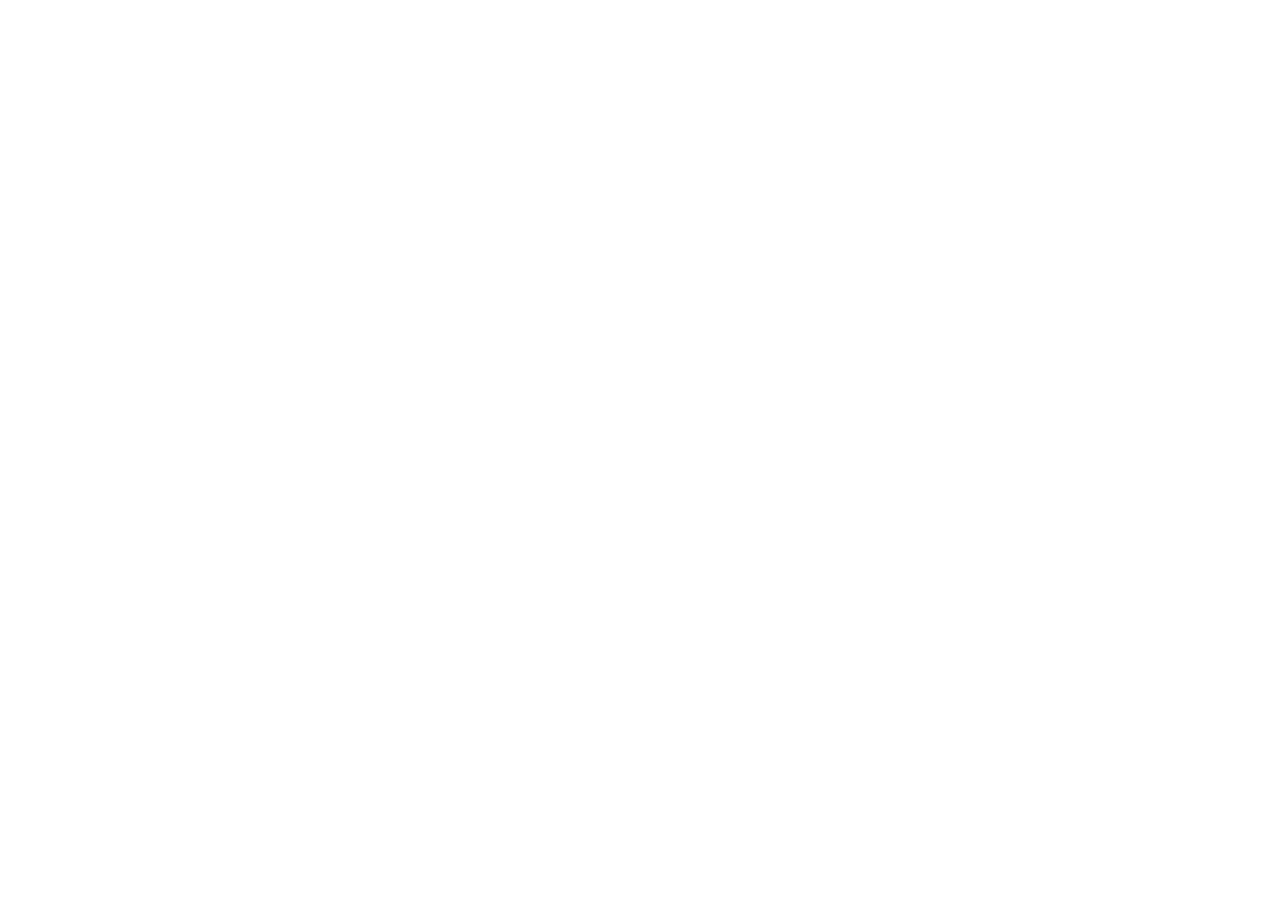
<file: vibe.html>
<!DOCTYPE html>
<html lang="en">
<head>
    <meta charset="UTF-8">
    <meta name="viewport" content="width=device-width, initial-scale=1.0">
    <meta name="description" content="Feel ÓGIN. A visual journey through Swedish Lapland, botanicals, and the spirit of the north.">
    <title>Feel ÓGIN — ÓGIN Distillery</title>
    <meta property="og:title" content="Feel ÓGIN — ÓGIN Distillery">
    <meta property="og:description" content="Feel ÓGIN. A visual journey through Swedish Lapland, botanicals, and the spirit of the north.">
    <meta property="og:url" content="https://ogindistillery.com/vibe.html">
    <meta property="og:image" content="https://ogindistillery.com/images/socialpreview.jpg">
    <meta property="og:type" content="website">
    <meta name="twitter:card" content="summary_large_image">
    <meta name="twitter:image" content="https://ogindistillery.com/images/socialpreview.jpg">
    <link rel="canonical" href="https://ogindistillery.com/vibe.html">
    <link rel="icon" href="images/ogin.svg" type="image/svg+xml">

    <link rel="preconnect" href="https://fonts.googleapis.com">
    <link rel="preconnect" href="https://fonts.gstatic.com" crossorigin>
    <link href="https://fonts.googleapis.com/css2?family=Source+Serif+4:ital,opsz,wght@0,8..60,400;0,8..60,500;1,8..60,400&display=swap" rel="stylesheet">

    <link rel="stylesheet" href="css/main.css?v=51">
    <style>
        body {
            background: #fff;
            overflow-x: hidden;
        }

        /* Fixed bottle silhouette behind everything */
        .vibe-bottle {
            position: fixed;
            top: 50%;
            left: 50%;
            transform: translate(-50%, -50%);
            width: 35vh;
            z-index: 0;
            pointer-events: none;
            opacity: 0.06;
        }

        .vibe-bottle img {
            width: 100%;
            height: auto;
        }

        /* Scattered gallery */
        .vibe {
            position: relative;
            width: 100%;
            padding: 15vh 0 20vh;
        }

        .vibe-img {
            position: relative;
            z-index: 1;
            transform: translateY(80px);
            will-change: transform;
        }

        .vibe-img img {
            width: 100%;
            height: auto;
            display: block;
        }

        .vibe-img:nth-child(1)  { width: 45vw; margin-left: 5vw;  margin-bottom: -8vh;  z-index: 1; }
        .vibe-img:nth-child(2)  { width: 28vw; margin-left: 58vw; margin-bottom: 10vh;  z-index: 2; }
        .vibe-img:nth-child(3)  { width: 42vw; margin-left: 18vw; margin-bottom: 6vh;   z-index: 1; }
        .vibe-img:nth-child(4)  { width: 22vw; margin-left: 8vw;  margin-bottom: -12vh; z-index: 2; }
        .vibe-img:nth-child(5)  { width: 38vw; margin-left: 42vw; margin-bottom: 8vh;   z-index: 1; }
        .vibe-img:nth-child(6)  { width: 38vw; margin-left: 0;    margin-bottom: 5vh;   z-index: 1; }
        .vibe-img:nth-child(7)  { width: 30vw; margin-left: 62vw; margin-bottom: -18vh; z-index: 2; }
        .vibe-img:nth-child(8)  { width: 35vw; margin-left: 6vw;  margin-bottom: 4vh;   z-index: 1; }
        .vibe-img:nth-child(9)  { width: 35vw; margin-left: 55vw; margin-bottom: -6vh;  z-index: 2; }
        .vibe-img:nth-child(10) { width: 40vw; margin-left: 20vw; margin-bottom: 10vh;  z-index: 1; }
        .vibe-img:nth-child(11) { width: 25vw; margin-left: 3vw;  margin-bottom: -10vh; z-index: 2; }
        .vibe-img:nth-child(12) { width: 40vw; margin-left: 50vw; margin-bottom: 6vh;   z-index: 1; }
        .vibe-img:nth-child(13) { width: 36vw; margin-left: 2vw;  margin-bottom: -14vh; z-index: 1; }
        .vibe-img:nth-child(14) { width: 32vw; margin-left: 60vw; margin-bottom: 8vh;   z-index: 2; }
        .vibe-img:nth-child(15) { width: 45vw; margin-left: 12vw; margin-bottom: 10vh;  z-index: 1; }
        .vibe-img:nth-child(16) { width: 28vw; margin-left: 62vw; margin-bottom: -6vh;  z-index: 2; }
        .vibe-img:nth-child(17) { width: 44vw; margin-left: 4vw;  margin-bottom: 5vh;   z-index: 1; }
        .vibe-img:nth-child(18) { width: 36vw; margin-left: 52vw; margin-bottom: 8vh;   z-index: 2; }

        .vibe-back {
            position: fixed;
            top: var(--space-md);
            left: var(--space-md);
            font-family: var(--font-heading);
            font-size: 0.6875rem;
            font-weight: 500;
            letter-spacing: 0.1em;
            text-transform: uppercase;
            color: var(--color-charcoal);
            text-decoration: none;
            z-index: 10;
            transition: opacity 0.3s ease;
        }

        .vibe-back:hover {
            opacity: 0.5;
        }

        /* Hide nav and footer */
        .nav-strip, .header, .mobile-nav, .footer { display: none !important; }

        /* Mobile */
        @media (max-width: 768px) {
            .vibe-bottle { width: 60vw; }
            .vibe-img:nth-child(n) {
                width: 85vw !important;
                margin-left: 7.5vw !important;
                margin-bottom: 5vh !important;
                z-index: 1 !important;
            }
            .vibe-img:nth-child(2),
            .vibe-img:nth-child(7),
            .vibe-img:nth-child(11) {
                width: 55vw !important;
                margin-left: 35vw !important;
            }
            .vibe-img:nth-child(4),
            .vibe-img:nth-child(16) {
                width: 45vw !important;
                margin-left: 5vw !important;
            }
        }
    </style>
</head>
<body>
    <div id="site-nav"></div>
    <script src="js/nav.js"></script>

    <a href="/" class="vibe-back">Back to home</a>

    <!-- Fixed bottle silhouette behind -->
    <div class="vibe-bottle">
        <img src="images/silhouette.svg" alt="">
    </div>


    <main>
        <h1 class="visually-hidden">Feel ÓGIN — A Visual Journey</h1>
        <div class="vibe">
            <div class="vibe-img"><img src="images/gallery/3F9A4723.jpg" alt="Bartender working behind a warmly lit rustic bar" loading="lazy"></div>
            <div class="vibe-img"><img src="images/gallery/3F9A4812.jpeg" alt="ÓGIN vodka bottle with caviar and blue glasses" loading="lazy"></div>
            <div class="vibe-img"><img src="images/gallery/3F9A4502.jpg" alt="Bartender stirring a lineup of cocktails" loading="lazy"></div>
            <div class="vibe-img"><img src="images/gallery/3F9A4768.jpeg" alt="Guest smiling at a dinner table with wine glasses" loading="lazy"></div>
            <div class="vibe-img"><img src="images/gallery/3F9A5086.jpeg" alt="Bottle silhouette shadow cast on curtain" loading="lazy"></div>
            <div class="vibe-img"><img src="images/gallery/22.jpg" alt="Coupe cocktails garnished with botanical sprigs" loading="lazy"></div>
            <div class="vibe-img"><img src="images/gallery/3F9A4190.jpg" alt="Bartender stirring a cocktail with bar spoon" loading="lazy"></div>
            <div class="vibe-img"><img src="images/gallery/E9962CDB-5E54-4066-BDC3-F00F0806FE50-2.jpg" alt="ÓGIN bottles on a sunlit table with flowers" loading="lazy"></div>
            <div class="vibe-img"><img src="images/gallery/3F9A0025.jpg" alt="Bartender measuring spirits with ÓGIN bottles" loading="lazy"></div>
            <div class="vibe-img"><img src="images/gallery/3F9A4597.jpg" alt="Bar shelves stocked with spirits and bottles" loading="lazy"></div>
            <div class="vibe-img"><img src="images/gallery/3F9A4784.jpeg" alt="Dinner table with wine glasses and plated dish" loading="lazy"></div>
            <div class="vibe-img"><img src="images/gallery/26.jpg" alt="Woman laughing in a pool fully clothed" loading="lazy"></div>
            <div class="vibe-img"><img src="images/gallery/3F9A4411.jpg" alt="Bartender pouring cocktails from a gold shaker" loading="lazy"></div>
            <div class="vibe-img"><img src="images/gallery/6.jpg" alt="Woman laughing in pink neon nightlife glow" loading="lazy"></div>
            <div class="vibe-img"><img src="images/gallery/3F9A4814.jpeg" alt="Vodka tasting with blue glasses and wooden spoons" loading="lazy"></div>
            <div class="vibe-img"><img src="images/gallery/9.jpg" alt="Man sipping a cocktail in pink fur coat" loading="lazy"></div>
            <div class="vibe-img"><img src="images/gallery/10.jpg" alt="Poolside performance with singer in red dress" loading="lazy"></div>
            <div class="vibe-img"><img src="images/gallery/3F9A0034.jpg" alt="Hands stirring ice in a mixing glass" loading="lazy"></div>
        </div>
    </main>

    <script src="js/main.js" defer></script>
    <script>
        // Parallax — each image has its own z-depth
        const imgs = document.querySelectorAll('.vibe-img');
        const state = new Map();

        // Depth factors: higher = closer/faster, lower = farther/slower
        const depths = [0.2, 0.9, 0.05, 1.0, 0.4, 0.1, 0.95, 0.25, 0.8, 0.0, 0.85, 0.35, 0.5, 1.0, 0.15, 0.75, 0.3, 0.6];

        imgs.forEach((el, i) => {
            const depth = depths[i % depths.length];
            const lerp = 0.015 + depth * 0.08;          // big gap between slow and snappy
            const range = 10 + depth * 350;              // 10–360px displacement
            state.set(el, { y: 0, lerp, range });
        });

        function tick() {
            imgs.forEach(el => {
                const s = state.get(el);
                const rect = el.getBoundingClientRect();
                const vh = window.innerHeight;
                const center = rect.top + rect.height / 2;
                const progress = (center - vh / 2) / vh;

                const targetY = progress * s.range;
                s.y += (targetY - s.y) * s.lerp;
                el.style.transform = `translateY(${s.y}px)`;
            });
            requestAnimationFrame(tick);
        }
        requestAnimationFrame(tick);
    </script>
</body>
</html>
</file>
<file: css/main.css>
/* ==========================================================================
   ógin Distillery — Main Stylesheet
   Nordic Minimalism · Premium Prestige
   Inspired by Canlis — Editorial elegance, generous whitespace
   ========================================================================== */

/* --------------------------------------------------------------------------
   CSS Variables
   -------------------------------------------------------------------------- */
:root {
    /* Colors */
    --color-white: #FFFFFF;
    --color-off-white: #FAFAF9;
    --color-cream: #F7F6F3;
    --color-charcoal: #1A1A1A;
    --color-charcoal-light: #4A4A4A;
    --color-copper: #B8956B;
    --color-copper-dark: #9A7B55;
    --color-nordic-blue: #1E3A5F;
    --color-gray: #717171;
    --color-gray-light: #E8E8E8;
    --color-border: #E0E0E0;

    /* Typography */
    --font-heading: 'Helvetica Neue', Helvetica, Arial, sans-serif;
    --font-body: 'Source Serif 4', Georgia, serif;
    /* Legacy aliases */
    --font-serif: var(--font-body);
    --font-sans: var(--font-heading);

    /* Spacing — More generous */
    --space-xs: 0.5rem;
    --space-sm: 1rem;
    --space-md: 2rem;
    --space-lg: 3rem;
    --space-xl: 5rem;
    --space-2xl: 8rem;
    --space-3xl: 12rem;

    /* Layout */
    --container-max: 1800px;
    --container-narrow: 1000px;
    --container-text: 800px;

    /* Transitions */
    --ease-out: cubic-bezier(0.25, 0.46, 0.45, 0.94);
    --ease-out-expo: cubic-bezier(0.19, 1, 0.22, 1);
    --duration-fast: 0.2s;
    --duration-normal: 0.5s;
    --duration-slow: 1s;

    /* Header */
    --header-height: 90px;
}

/* --------------------------------------------------------------------------
   Reset & Base
   -------------------------------------------------------------------------- */
*, *::before, *::after {
    margin: 0;
    padding: 0;
    box-sizing: border-box;
}

html {
    font-size: 16px;
    overflow-x: hidden;
    scroll-behavior: smooth;
    -webkit-font-smoothing: antialiased;
    -moz-osx-font-smoothing: grayscale;
}

body {
    font-family: var(--font-body);
    font-size: 1rem;
    font-weight: 400;
    line-height: 1.8;
    color: var(--color-charcoal);
    background-color: var(--color-white);
    letter-spacing: 0.01em;
}

body.no-scroll {
    overflow: hidden;
}

img {
    max-width: 100%;
    height: auto;
    display: block;
    border-radius: 4px;
}

a {
    color: inherit;
    text-decoration: none;
    transition: color var(--duration-fast) var(--ease-out);
}

button {
    font-family: inherit;
    cursor: pointer;
    border: none;
    background: none;
}

ul, ol {
    list-style: none;
}

/* --------------------------------------------------------------------------
   Typography — Larger, more elegant
   -------------------------------------------------------------------------- */
h1, h2, h3, h4, h5, h6 {
    font-family: var(--font-heading);
    font-weight: 500;
    line-height: 1.15;
    letter-spacing: -0.02em;
    color: var(--color-charcoal);
}

h1 {
    font-size: clamp(3rem, 8vw, 6rem);
}

h2 {
    font-size: clamp(2.5rem, 5vw, 4rem);
}

h3 {
    font-size: clamp(1.5rem, 3vw, 2rem);
}

p {
    max-width: none;
}

.text-large {
    font-size: 1.375rem;
    line-height: 1.7;
}

.text-center {
    text-align: center;
}

/* --------------------------------------------------------------------------
   Layout — Centered, single-column focus
   -------------------------------------------------------------------------- */
.container {
    width: 100%;
    max-width: var(--container-max);
    margin: 0 auto;
    padding: 0 var(--space-md);
}

.container-narrow {
    max-width: var(--container-narrow);
}

.container-text {
    max-width: var(--container-text);
}

.section {
    padding: var(--space-3xl) 0;
}

.section-center {
    text-align: center;
}

.section-center p {
    margin-left: auto;
    margin-right: auto;
}

@media (max-width: 768px) {
    .section {
        padding: var(--space-xl) 0;
    }

    .container {
        padding: 0 var(--space-sm);
    }
}

/* --------------------------------------------------------------------------
   Age Verification Gate
   -------------------------------------------------------------------------- */
.age-gate {
    position: fixed;
    inset: 0;
    z-index: 10000;
    display: flex;
    align-items: center;
    justify-content: center;
    background: var(--color-charcoal);
    opacity: 1;
    visibility: visible;
    transition: opacity var(--duration-slow) var(--ease-out),
                visibility var(--duration-slow) var(--ease-out);
}

.age-gate.hidden {
    opacity: 0;
    visibility: hidden;
    pointer-events: none;
}

.age-gate-content {
    text-align: center;
    color: var(--color-white);
    padding: var(--space-lg);
    max-width: 500px;
}

.age-gate-logo {
    display: block;
    height: 70px;
    width: auto;
    margin: 0 auto var(--space-2xl);
    filter: brightness(0) invert(1);
}

.age-gate-content h2 {
    font-size: 1.5rem;
    font-weight: 400;
    margin-bottom: var(--space-sm);
    color: var(--color-white);
}

.age-gate-content p {
    color: var(--color-gray);
    margin-bottom: var(--space-xl);
    font-size: 1.0625rem;
}

.age-gate-buttons {
    display: flex;
    gap: var(--space-sm);
    justify-content: center;
    flex-wrap: wrap;
}

/* --------------------------------------------------------------------------
   Buttons — More refined
   -------------------------------------------------------------------------- */
.btn {
    display: inline-flex;
    align-items: center;
    justify-content: center;
    padding: 1.125rem 2.5rem;
    font-family: var(--font-heading);
    font-size: 0.8125rem;
    font-weight: 500;
    letter-spacing: 0.12em;
    text-transform: uppercase;
    border-radius: 0;
    transition: all var(--duration-normal) var(--ease-out);
}

.btn-primary {
    background: var(--color-charcoal);
    color: var(--color-white);
}

.btn-primary:hover {
    background: var(--color-copper);
}

.btn-secondary {
    background: transparent;
    color: var(--color-white);
    border: 1px solid rgba(255,255,255,0.3);
}

.btn-secondary:hover {
    border-color: var(--color-white);
}

.btn-outline {
    background: transparent;
    color: var(--color-charcoal);
    border: 1px solid rgba(26,26,26,0.3);
    padding: 0.875rem 2rem;
    font-size: 0.6875rem;
    letter-spacing: 0.15em;
}

.btn-outline:hover {
    background: var(--color-charcoal);
    color: var(--color-white);
    border-color: var(--color-charcoal);
}

.link-arrow {
    display: inline-flex;
    align-items: center;
    gap: 0.75rem;
    font-family: var(--font-heading);
    font-size: 0.6875rem;
    font-weight: 500;
    letter-spacing: 0.14em;
    text-transform: uppercase;
    color: var(--color-charcoal);
    position: relative;
    padding-bottom: 0;
    transition: color 0.4s var(--ease-out);
}

.link-arrow::after {
    content: '';
    position: absolute;
    bottom: -4px;
    left: 0;
    width: 100%;
    height: 1px;
    background: currentColor;
    transform: scaleX(1);
    transform-origin: left;
    transition: transform 0.4s var(--ease-out);
}

.link-arrow:hover::after {
    transform: scaleX(0);
    transform-origin: right;
}

.link-arrow svg {
    width: 16px;
    height: 16px;
    transition: transform 0.4s var(--ease-out);
}

.link-arrow:hover svg {
    transform: translateX(4px);
}

.link-arrow:hover {
    color: var(--color-copper);
}

/* --------------------------------------------------------------------------
   Header & Navigation — Cleaner, horizontal
   -------------------------------------------------------------------------- */
.header {
    position: fixed;
    top: 0;
    left: 0;
    right: 0;
    z-index: 1000;
    height: var(--header-height);
    background: transparent;
    display: none;
    transition: background var(--duration-normal) var(--ease-out),
                box-shadow var(--duration-normal) var(--ease-out);
}

@media (max-width: 768px) {
    .header {
        display: none;
    }
}

.header.scrolled {
    background: rgba(255, 255, 255, 0.98);
    box-shadow: 0 1px 0 var(--color-border);
}

.nav {
    display: flex;
    align-items: center;
    justify-content: space-between;
    height: 100%;
}

/* Nav Strip — Centered black rectangle, expands on hover */
.nav-strip {
    position: fixed;
    top: 0;
    left: 0;
    right: 0;
    margin-inline: auto;
    width: 200px;
    height: 100vh;
    background: #000000;
    z-index: 1001;
    display: flex;
    flex-direction: column;
    align-items: center;
    padding: 35px 28px 60px;
    overflow: hidden;
    clip-path: inset(0 62px calc(100% - 110px) 62px);
    transition: clip-path 0.25s var(--ease-out-expo),
                transform 0.2s var(--ease-out-expo);
    cursor: pointer;
}

.nav-strip.nav-hidden {
    transform: translateY(-100%);
}

.nav-strip.nav-bottom {
    top: auto;
    bottom: 0;
    clip-path: inset(calc(100% - 110px) 62px 0 62px);
    transform: none;
    padding: 60px 28px 20px;
    flex-direction: column-reverse;
}

.nav-strip.nav-bottom .nav-strip-logo {
    margin-top: var(--space-xl);
    margin-bottom: 0;
}

.nav-strip.nav-bottom:hover {
    clip-path: inset(0 0 0 0);
}

.nav-strip.nav-bottom .nav-strip-stamp {
    bottom: auto;
    top: 60px;
}

.nav-strip.nav-bottom.nav-hidden {
    transform: translateY(100%);
}

.nav-strip:hover {
    clip-path: inset(0 0 0 0);
}

.nav-strip-logo {
    display: block;
    width: 30px;
    flex-shrink: 0;
    margin-bottom: var(--space-2xl);
}

.nav-strip-logo img {
    width: 100%;
    height: auto;
    filter: brightness(0) invert(1);
    opacity: 1 !important;
    border-radius: 0;
}

.nav-strip-menu-label {
    display: none;
}

@media (max-width: 768px) {
    .nav-strip-menu-label {
        display: block;
        font-family: var(--font-heading);
        font-size: 0.5rem;
        letter-spacing: 0.15em;
        text-transform: uppercase;
        color: rgba(255, 255, 255, 0.6);
        text-align: center;
        margin-top: 8px;
    }
}

.nav-strip-links {
    list-style: none;
    display: flex;
    flex-direction: column;
    align-items: center;
    gap: 0;
    opacity: 0;
    transform: translateY(20px);
    transition: opacity 0.4s var(--ease-out) 0.1s,
                transform 0.4s var(--ease-out) 0.1s;
    pointer-events: none;
}

.nav-strip:hover .nav-strip-links {
    opacity: 1;
    transform: translateY(0);
    pointer-events: auto;
}

.nav-strip-links li {
    border-top: 1px solid rgba(255, 255, 255, 0.15);
    padding: var(--space-sm) 0;
    width: 100%;
    text-align: center;
}

.nav-strip-links li:last-child {
    border-bottom: 1px solid rgba(255, 255, 255, 0.15);
}

.nav-strip-links a {
    font-family: var(--font-heading);
    font-size: 0.75rem;
    font-weight: 500;
    letter-spacing: 0.14em;
    text-transform: uppercase;
    color: rgba(255, 255, 255, 0.6);
    text-align: center;
    white-space: nowrap;
    transition: color 0.3s var(--ease-out);
}

.nav-strip-links a:hover,
.nav-strip-links a.active {
    color: var(--color-white);
}

.nav-strip-instagram {
    color: rgba(255, 255, 255, 0.4);
    margin-top: var(--space-md);
    opacity: 0;
    transition: opacity 0.4s var(--ease-out) 0.1s, color 0.3s var(--ease-out);
    pointer-events: none;
}

.nav-strip:hover .nav-strip-instagram,
.nav-strip.expanded .nav-strip-instagram {
    opacity: 1;
    pointer-events: auto;
}

.nav-strip-instagram:hover {
    color: var(--color-white);
}

.nav-strip-stamp {
    position: absolute;
    bottom: 60px;
    left: 50%;
    transform: translateX(-50%);
    width: 120px;
    height: auto;
    opacity: 0.5;
    pointer-events: none;
    filter: brightness(0) invert(1);
}

.nav-links {
    display: flex;
    gap: var(--space-lg);
}

.nav-links a {
    font-family: var(--font-heading);
    font-size: 0.8125rem;
    font-weight: 500;
    letter-spacing: 0.08em;
    text-transform: uppercase;
    color: var(--color-charcoal);
    position: relative;
    padding: 0.5rem 0;
}

.header:not(.scrolled):not(.header-dark) .nav-links a {
    color: var(--color-white);
}

.nav-links a::after {
    content: '';
    position: absolute;
    bottom: 0;
    left: 0;
    width: 0;
    height: 1px;
    background: currentColor;
    transition: width var(--duration-normal) var(--ease-out);
}

.nav-links a:hover::after,
.nav-links a.active::after {
    width: 100%;
}

/* Mobile Navigation Toggle */
.nav-toggle {
    display: none;
    flex-direction: column;
    gap: 6px;
    width: 28px;
    padding: 4px 0;
}

.nav-toggle span {
    width: 100%;
    height: 1px;
    background: var(--color-charcoal);
    transition: all var(--duration-normal) var(--ease-out);
}

.header:not(.scrolled):not(.header-dark) .nav-toggle span {
    background: var(--color-white);
}

.nav-toggle.active span:first-child {
    transform: rotate(45deg) translate(5px, 5px);
}

.nav-toggle.active span:last-child {
    transform: rotate(-45deg) translate(5px, -5px);
}

/* Mobile Navigation */
.mobile-nav {
    position: fixed;
    top: 0;
    left: 0;
    right: 0;
    bottom: 0;
    z-index: 999;
    background: #000;
    display: flex;
    align-items: center;
    justify-content: center;
    opacity: 0;
    visibility: hidden;
    transition: opacity var(--duration-normal) var(--ease-out),
                visibility var(--duration-normal) var(--ease-out);
}

.mobile-nav.active {
    opacity: 1;
    visibility: visible;
}

.mobile-nav-links {
    text-align: center;
}

.mobile-nav-links li {
    margin-bottom: var(--space-md);
}

.mobile-nav-links a {
    font-family: var(--font-serif);
    font-size: 2.5rem;
    color: var(--color-white);
}

.nav-toggle.active span {
    background: var(--color-white);
}

@media (max-width: 768px) {
    .nav-links {
        display: none;
    }

    .nav-strip {
        width: 140px;
        clip-path: inset(0 35px calc(100% - 100px) 35px);
        padding: 18px 16px 50px;
    }

    .nav-strip:hover {
        clip-path: inset(0 35px calc(100% - 100px) 35px);
    }

    .nav-strip-logo {
        width: 28px;
    }

    .nav-strip-links li {
        padding: 0.875rem 0;
    }

    .nav-strip.expanded,
    .nav-strip.expanded:hover {
        clip-path: inset(0 0 0 0);
    }

    .nav-strip.expanded .nav-strip-links {
        opacity: 1;
        transform: translateY(0);
        pointer-events: auto;
    }

    .nav-strip.nav-bottom {
        clip-path: inset(calc(100% - 100px) 35px 0 35px);
    }

    .nav-strip.nav-bottom:hover {
        clip-path: inset(calc(100% - 100px) 35px 0 35px);
    }

    .nav-strip.nav-bottom.expanded,
    .nav-strip.nav-bottom.expanded:hover {
        clip-path: inset(0 0 0 0);
    }
}

/* --------------------------------------------------------------------------
   Hero Section — Full-screen, editorial
   -------------------------------------------------------------------------- */
.hero {
    position: sticky;
    top: 0;
    width: 100%;
    min-height: 100vh;
    display: flex;
    align-items: flex-end;
    justify-content: center;
    text-align: center;
    color: var(--color-white);
    overflow: hidden;
}

.hero-background {
    position: absolute;
    inset: 0;
    z-index: -1;
    width: 100%;
    height: 100%;
}

.hero-media {
    width: 100%;
    height: 100%;
    background: url('../images/jo-header.jpg') center center / cover no-repeat;
    background-color: #1A1A1A;
}

.hero-video {
    position: absolute;
    top: 0;
    left: 0;
    width: 100vw;
    height: 100vh;
    object-fit: cover;
    background-color: #1A1A1A;
}

.hero-overlay {
    position: absolute;
    inset: 0;
    background: linear-gradient(to top, rgba(0,0,0,0.55) 0%, rgba(0,0,0,0.15) 50%, rgba(0,0,0,0.1) 100%);
    z-index: 1;
}

.hero-content {
    position: relative;
    z-index: 2;
    max-width: 700px;
    padding: 0 var(--space-md);
    padding-bottom: 15vh;
}

.hero-title {
    font-family: var(--font-body);
    font-size: clamp(1.5rem, 3vw, 2.25rem);
    font-weight: 400;
    margin-bottom: var(--space-sm);
    color: var(--color-white);
    line-height: 1.35;
    letter-spacing: 0.01em;
}

.hero-title em,
.hero-title i {
    font-style: italic;
}

.hero-subtitle {
    font-family: var(--font-body);
    font-size: clamp(0.875rem, 1.2vw, 1rem);
    font-weight: 400;
    font-style: italic;
    opacity: 0.75;
    margin-bottom: var(--space-lg);
    max-width: 420px;
    margin-left: auto;
    margin-right: auto;
    line-height: 1.7;
}

.hero .btn {
    padding: 0.875rem 2rem;
    font-size: 0.6875rem;
    letter-spacing: 0.15em;
    border: 1px solid rgba(255,255,255,0.4);
    background: transparent;
    color: var(--color-white);
    transition: all 0.4s var(--ease-out);
}

.hero .btn:hover {
    background: var(--color-white);
    color: var(--color-charcoal);
    border-color: var(--color-white);
}

.hero-scroll {
    position: absolute;
    bottom: var(--space-lg);
    left: 50%;
    transform: translateX(-50%);
    display: flex;
    flex-direction: column;
    align-items: center;
    gap: var(--space-xs);
    color: var(--color-white);
    opacity: 0.8;
    z-index: 2;
}

.hero-scroll span {
    font-family: var(--font-heading);
    font-size: 0.625rem;
    letter-spacing: 0.2em;
    text-transform: uppercase;
}

.scroll-line {
    width: 1px;
    height: 60px;
    background: linear-gradient(to bottom, var(--color-white), transparent);
    animation: scroll-hint 2.5s ease-in-out infinite;
}

@keyframes scroll-hint {
    0%, 100% {
        opacity: 0.3;
        transform: scaleY(0.5);
        transform-origin: top;
    }
    50% {
        opacity: 1;
        transform: scaleY(1);
    }
}

/* --------------------------------------------------------------------------
   Section Headers — Editorial style, Cartier-inspired
   -------------------------------------------------------------------------- */
.section-header {
    margin-bottom: var(--space-xl);
}

.section-header-center {
    text-align: center;
    max-width: 900px;
    margin-left: auto;
    margin-right: auto;
}

.products-stamp {
    display: none;
}

.section-stamp {
    display: block;
    width: 240px;
    height: auto;
    margin: 0 auto var(--space-lg);
    opacity: 1 !important;
}

.section-label {
    display: block;
    font-family: var(--font-heading);
    font-size: 0.6875rem;
    font-weight: 500;
    letter-spacing: 0.18em;
    text-transform: uppercase;
    color: var(--color-copper);
    margin-bottom: var(--space-md);
}

.section-title {
    color: var(--color-charcoal);
    margin-bottom: var(--space-md);
}

.section-description {
    font-size: 1.0625rem;
    color: var(--color-charcoal-light);
    line-height: 1.85;
    max-width: 640px;
}

.section-header-center .section-description {
    margin-left: auto;
    margin-right: auto;
}

.section-cta {
    margin-top: var(--space-2xl);
    text-align: center;
}

/* --------------------------------------------------------------------------
   Introduction Section — Large centered text, Cartier-inspired
   -------------------------------------------------------------------------- */
.intro-scroll-wrapper {
    height: 400vh;
    position: relative;
}

@media (max-width: 768px) {
    .intro-scroll-wrapper {
        height: 300vh;
    }
}

/* Brand Moment — Dark word-reveal section for inner pages */
.brand-moment-wrapper {
    height: 300vh;
    position: relative;
}

@media (max-width: 768px) {
    .brand-moment-wrapper {
        height: 250vh;
    }
}

.brand-moment {
    position: sticky;
    top: 0;
    height: 100vh;
    display: flex;
    align-items: center;
    justify-content: center;
    background: #fff;
    overflow: hidden;
}

.brand-moment .scroll-reveal-content {
    text-align: center;
}

.brand-moment-scroll {
    position: absolute;
    bottom: var(--space-lg);
    left: 50%;
    transform: translateX(-50%);
    display: flex;
    flex-direction: column;
    align-items: center;
    gap: 8px;
    color: var(--color-charcoal);
    opacity: 0.4;
}

.brand-moment-scroll span {
    font-family: var(--font-heading);
    font-size: 0.625rem;
    letter-spacing: 0.2em;
    text-transform: uppercase;
}

.brand-moment-scroll .scroll-line {
    background: linear-gradient(to bottom, var(--color-charcoal), transparent);
}

.brand-moment .intro-label {
    color: rgba(0,0,0,0.5);
}

.brand-moment .intro-text {
    color: var(--color-charcoal);
    text-align: center;
    margin-left: auto;
    margin-right: auto;
}

.reveal-icon {
    position: absolute;
    top: 50%;
    left: 50%;
    transform: translate(-50%, -50%);
    opacity: 0;
    pointer-events: none;
    transition: opacity 0.6s var(--ease-out);
    z-index: 1;
}

.reveal-icon img {
    width: 150px;
    height: auto;
}

@media (max-width: 768px) {
    .reveal-icon img {
        width: 100px;
    }
}

.hero-intro-content {
    position: absolute;
    inset: 0;
    z-index: 3;
    display: flex;
    align-items: center;
    justify-content: center;
    background: rgba(0, 0, 0, 0.7);
    opacity: 0;
    pointer-events: none;
    transition: opacity 0.3s ease;
}

.hero-intro-content .container {
    max-width: 1200px;
    text-align: center;
}

.section-intro .container {
    max-width: 1200px;
    margin: 0 auto;
}

.intro-label {
    color: rgba(255, 255, 255, 0.5);
    text-align: center;
}

.section-intro-dark {
    background: var(--color-charcoal);
}

.section-intro-dark .intro-text {
    color: var(--color-white);
}

.intro-text {
    font-family: var(--font-body);
    font-size: clamp(1.125rem, 3vw, 2.25rem);
    font-weight: 300;
    line-height: 1.6;
    color: var(--color-white);
    text-align: center;
    text-align: left;
    max-width: 1400px;
    margin: 0 0 var(--space-xl);
    letter-spacing: 0.01em;
}

.intro-text:last-child {
    margin-bottom: 0;
}

.intro-text em,
.intro-text i {
    font-style: italic;
}

@media (max-width: 900px) {
    .intro-text {
        text-align: center;
    }
}

/* Word-by-word scroll reveal */
.word-reveal .word {
    opacity: 0.15;
    transition: opacity 0.3s ease;
    display: inline;
}

.word-reveal .word.revealed {
    opacity: 1;
}

/* Hover reveal text */
.hover-reveal {
    cursor: pointer;
    text-decoration: none;
}

.hover-reveal .word {
    text-decoration: underline;
    text-underline-offset: 4px;
    text-decoration-thickness: 0.5px;
    text-decoration-color: rgba(255, 255, 255, 0.15);
    transition: opacity 0.3s ease, text-decoration-color 0.3s ease;
}

.hover-reveal .word.revealed {
    text-decoration-color: rgba(255, 255, 255, 1);
}

/* Cursor-attached image */
.cursor-image {
    position: fixed;
    pointer-events: none;
    z-index: 9999;
    opacity: 0;
    transition: opacity 0.3s var(--ease-out);
    transform: translate(-50%, -50%);
}

.cursor-image.visible {
    opacity: 1;
}

.cursor-image img {
    width: 320px;
    height: auto;
    object-fit: cover;
    opacity: 1 !important;
}

/* --------------------------------------------------------------------------
   Products Section — Editorial grid with varying heights
   -------------------------------------------------------------------------- */
.section-products {
    background: var(--color-off-white);
    padding: calc(var(--space-3xl) * 1.15) 0;
    position: relative;
}


.section-products .section-header {
    margin-bottom: var(--space-2xl);
}

.section-products .section-title {
    font-family: var(--font-body);
    font-weight: 400;
    font-size: clamp(1.75rem, 3.5vw, 2.5rem);
    letter-spacing: 0.005em;
}

.products-grid {
    display: grid;
    grid-template-columns: repeat(3, 1fr);
    gap: var(--space-lg) var(--space-md);
    max-width: 1800px;
    margin: 0 auto;
    padding: 0 var(--space-md);
}

.product-card {
    display: block;
    text-align: left;
}

/* Break the grid — stagger cards */
.product-card:nth-child(1) { margin-top: 14vh; }
.product-card:nth-child(2) { margin-top: 0; }
.product-card:nth-child(3) { margin-top: 22vh; }
.product-card:nth-child(4) { margin-top: -6vh; }
.product-card:nth-child(5) { margin-top: -14vh; }
.product-card:nth-child(6) { margin-top: 4vh; }

.product-card:hover .product-name {
    color: var(--color-primary);
}

.product-image {
    position: relative;
    aspect-ratio: 3/4;
    margin-bottom: var(--space-md);
    overflow: hidden;
    background: var(--color-cream);
    border-radius: 4px;
}

.product-image img {
    width: 100%;
    height: 100%;
    object-fit: cover;
    transition: transform 0.8s var(--ease-out-expo);
}

/* Bottle mask overlay */
.product-mask {
    position: absolute;
    inset: 0;
    width: 100%;
    height: 100%;
    object-fit: cover;
    z-index: 3;
    opacity: 0 !important;
    transition: transform 0.7s var(--ease-out-expo),
                opacity 0.3s var(--ease-out) 0.4s;
    pointer-events: none;
    transform-origin: center 40%;
}

.product-card-masked:hover .product-mask {
    transform: scale(12);
    opacity: 0 !important;
}

.product-card-masked .product-hover-card {
    transition: none;
}

/* Magazine-style hover card */
.product-hover-card {
    position: absolute;
    left: 50%;
    top: 50%;
    transform: translate(-50%, -50%) scale(0.92);
    width: calc(100% - 60px);
    max-width: 320px;
    height: calc(100% - 60px);
    max-height: 420px;
    background: var(--color-white);
    padding: var(--space-lg) var(--space-lg);
    display: flex;
    flex-direction: column;
    justify-content: space-between;
    text-align: center;
    opacity: 0;
    transition: all 0.5s var(--ease-out-expo);
    z-index: 2;
    pointer-events: none;
}

.product-card:hover .product-hover-card {
    opacity: 1;
    transform: translate(-50%, -50%) scale(1);
}

.product-card:hover .product-image img {
    transform: scale(1.06);
}

.product-hover-icon {
    max-width: 80px !important;
    width: auto !important;
    max-height: 80px !important;
    height: auto !important;
    object-fit: contain !important;
    margin: 0 auto;
    opacity: 1 !important;
    border-radius: 0 !important;
    flex-shrink: 0;
}

.product-hover-content {
    margin-top: auto;
}

.product-hover-label {
    display: block;
    font-family: var(--font-heading);
    font-size: 0.625rem;
    font-weight: 500;
    letter-spacing: 0.2em;
    text-transform: uppercase;
    color: var(--color-copper);
    margin-bottom: var(--space-sm);
}

.product-hover-name {
    font-family: var(--font-heading);
    font-size: 1.25rem;
    font-weight: 500;
    letter-spacing: 0.05em;
    color: var(--color-charcoal);
    margin-bottom: var(--space-sm);
    line-height: 1.2;
}

.product-hover-desc {
    font-family: var(--font-body);
    font-size: 0.875rem;
    font-style: italic;
    color: var(--color-charcoal-light);
    line-height: 1.6;
    margin-bottom: var(--space-md);
}

.product-hover-cta {
    display: inline-block;
    font-family: var(--font-heading);
    font-size: 0.6875rem;
    font-weight: 500;
    letter-spacing: 0.15em;
    text-transform: uppercase;
    color: var(--color-charcoal);
    padding-bottom: 4px;
    border-bottom: 1px solid var(--color-charcoal);
    transition: color 0.3s var(--ease-out), border-color 0.3s var(--ease-out);
}

.product-card:hover .product-hover-cta {
    color: var(--color-copper);
    border-color: var(--color-copper);
}

/* Spirit-specific accent colors in hover cards */
.product-card:nth-child(1) .product-hover-label { color: #888; } /* Nature - neutral gray */
.product-card:nth-child(1) .product-hover-cta { color: #888; border-color: #888; }

.product-card:nth-child(2) .product-hover-label { color: #3D1515; } /* Arctic - deep red */
.product-card:nth-child(2) .product-hover-cta { color: #3D1515; border-color: #3D1515; }

.product-card:nth-child(3) .product-hover-label { color: #D4842A; } /* Cloud - orange */
.product-card:nth-child(3) .product-hover-cta { color: #D4842A; border-color: #D4842A; }

.product-card:nth-child(4) .product-hover-label { color: #B8956B; } /* Barrel - warm gold */
.product-card:nth-child(4) .product-hover-cta { color: #B8956B; border-color: #B8956B; }

.product-card:nth-child(5) .product-hover-label { color: #C4707F; } /* Pink - pink */
.product-card:nth-child(5) .product-hover-cta { color: #C4707F; border-color: #C4707F; }

/* When vodka is hovered, entire section goes dark — all card text must be white */
.products-dark .product-name { color: #fff; }
.products-dark .product-tagline { color: rgba(255,255,255,0.7); border-color: rgba(255,255,255,0.15); }
.products-dark .product-details { color: rgba(255,255,255,0.7); }
.products-dark .section-label { color: rgba(255,255,255,0.7); }
.products-dark .section-title { color: #fff; }
.products-dark .products-stamp { filter: brightness(0) invert(1); }
.product-card:nth-child(6) .product-hover-card { background: #0A0A0A; } /* Vodka - black card */
.product-card:nth-child(6) .product-hover-icon { filter: brightness(0) invert(1); }
.product-card:nth-child(6) .product-hover-label { color: #fff; }
.product-card:nth-child(6) .product-hover-name { color: #fff; }
.product-card:nth-child(6) .product-hover-desc { color: rgba(255,255,255,0.7); }
.product-card:nth-child(6) .product-hover-cta { color: #fff; border-color: #fff; }

@media (max-width: 768px) {
    .products-stamp {
        display: none;
    }

    /* On mobile, trigger hover card via .in-view class instead of :hover */
    .product-card-masked .product-hover-card {
        transition: all 0.6s var(--ease-out-expo);
    }

    .product-card.in-view .product-hover-card {
        opacity: 1;
        transform: translate(-50%, -50%) scale(1);
    }

    .product-card.in-view .product-mask {
        transform: scale(12);
    }

    .product-card.in-view .product-image img {
        transform: scale(1.06);
    }
}

.product-placeholder {
    width: 100%;
    height: 100%;
    display: flex;
    align-items: center;
    justify-content: center;
    font-family: var(--font-body);
    font-size: 1.25rem;
    color: var(--color-gray);
    background: linear-gradient(180deg, var(--color-cream) 0%, #E8E6E3 100%);
}

.product-info {
    padding: var(--space-sm) 0 0;
}

.product-info-row {
    display: flex;
    justify-content: space-between;
    align-items: baseline;
    margin-bottom: 0.375rem;
}

.product-name {
    font-family: var(--font-heading);
    font-size: 0.75rem;
    font-weight: 400;
    letter-spacing: 0.05em;
    color: var(--color-charcoal);
    transition: color 0.4s var(--ease-out);
}

.product-tagline {
    font-family: var(--font-heading);
    font-size: 0.6875rem;
    font-weight: 400;
    color: var(--color-gray);
    line-height: 1.5;
    letter-spacing: 0.02em;
    display: block;
    border-top: 1px solid rgba(0,0,0,0.1);
    margin-top: 0.375rem;
    padding-top: 0.375rem;
    transition: color 0.4s var(--ease-out), border-color 0.4s var(--ease-out);
}

.product-details {
    font-family: var(--font-heading);
    font-size: 0.6875rem;
    font-weight: 400;
    color: var(--color-gray);
    letter-spacing: 0.05em;
    transition: color 0.4s var(--ease-out);
}

@media (max-width: 1024px) {
    .products-grid {
        grid-template-columns: repeat(2, 1fr);
        gap: var(--space-md);
    }
    .product-card:nth-child(n) {
        margin-top: 0;
    }
}

@media (max-width: 560px) {
    .products-grid {
        grid-template-columns: 1fr;
        gap: var(--space-lg);
        padding: 0 var(--space-sm);
    }
    .product-card:nth-child(n) {
        margin-top: 0;
    }
}

/* --------------------------------------------------------------------------
   Story Section — Split layout, editorial Cartier-inspired
   -------------------------------------------------------------------------- */
.section-story {
    background: var(--color-white);
    padding: 0;
}

.section-vodka {
    background: #000000;
    padding: 0;
    color: var(--color-white);
}

.section-vodka .section-label {
    color: rgba(255, 255, 255, 0.5);
}

.section-vodka .section-title {
    color: var(--color-white);
}

.section-vodka p {
    color: rgba(255, 255, 255, 0.7);
}

.section-vodka .link-arrow {
    color: var(--color-white);
}

.story-split {
    display: grid;
    grid-template-columns: 1.1fr 0.9fr;
    min-height: 85vh;
}

.story-split-reverse {
    grid-template-columns: 0.9fr 1.1fr;
}

.story-split-reverse .story-image {
    order: 2;
}

.story-split-reverse .story-content {
    order: 1;
}

@media (max-width: 900px) {
    .story-split {
        grid-template-columns: 1fr;
        min-height: auto;
    }
    .story-split-reverse .story-image { order: unset; }
    .story-split-reverse .story-content { order: unset; }
}

.story-image {
    position: relative;
    min-height: 600px;
    overflow: hidden;
    border-radius: 4px;
}

.story-video {
    position: relative;
    min-height: 600px;
    overflow: hidden;
    border-radius: 4px;
}

.story-video video {
    position: absolute;
    top: 50%;
    left: 50%;
    transform: translate(-50%, -50%);
    min-width: 100%;
    min-height: 100%;
    width: auto;
    height: auto;
    object-fit: cover;
}

.story-image img {
    position: absolute;
    inset: 0;
    width: 100%;
    height: 100%;
    object-fit: cover;
    transition: transform 1.2s var(--ease-out-expo);
}

.story-split:hover .story-image img {
    transform: scale(1.03);
}

@media (max-width: 768px) {
    .story-image {
        min-height: 350px;
    }

    .story-video {
        min-height: auto;
        aspect-ratio: 3/4;
    }

    .story-video video {
        position: relative;
        top: auto;
        left: auto;
        transform: none;
        width: 100%;
        height: 100%;
        min-width: 0;
        min-height: 0;
    }
}

@media (max-width: 480px) {
    .story-image {
        min-height: 60vh;
    }
}

.story-placeholder {
    position: absolute;
    inset: 0;
    background: linear-gradient(135deg, var(--color-nordic-blue) 0%, #2C4A6E 100%);
}

.story-content {
    display: flex;
    flex-direction: column;
    justify-content: center;
    padding: var(--space-3xl) var(--space-3xl);
    max-width: none;
}

@media (max-width: 900px) {
    .story-content {
        padding: var(--space-xl) var(--space-md);
    }
}

.story-content .section-label {
    margin-bottom: var(--space-md);
}

.story-content .section-title {
    font-family: var(--font-body);
    font-weight: 400;
    margin-bottom: var(--space-lg);
    font-size: clamp(1.75rem, 3.5vw, 2.75rem);
    line-height: 1.25;
    letter-spacing: 0.005em;
}

.story-content .section-title em,
.story-content .section-title i {
    font-style: italic;
}

.story-content p {
    color: var(--color-charcoal-light);
    margin-bottom: var(--space-md);
    font-size: 1rem;
    line-height: 1.85;
    max-width: 480px;
}

.story-content .link-arrow {
    font-size: 0.75rem;
    letter-spacing: 0.12em;
    margin-top: var(--space-md);
}

/* --------------------------------------------------------------------------
   Process Section — Clean features, Cartier-inspired
   -------------------------------------------------------------------------- */
.section-process {
    background: var(--color-white);
    padding: calc(var(--space-3xl) * 1.25) 0;
}

.section-process .section-header {
    margin-bottom: var(--space-xl);
}

.section-process .section-title {
    font-family: var(--font-body);
    font-weight: 400;
    font-size: clamp(1.75rem, 3.5vw, 2.5rem);
    letter-spacing: 0.005em;
}

.section-process .section-description {
    font-size: 1rem;
    line-height: 1.85;
    max-width: 620px;
    color: var(--color-charcoal-light);
}

.process-features {
    display: grid;
    grid-template-columns: repeat(3, 1fr);
    gap: var(--space-2xl);
    margin-top: var(--space-2xl);
    max-width: 1200px;
    margin-left: auto;
    margin-right: auto;
}

@media (max-width: 768px) {
    .process-features {
        grid-template-columns: 1fr;
        gap: var(--space-xl);
        max-width: 380px;
    }
}

.process-feature {
    text-align: center;
}

.process-number {
    display: block;
    font-family: var(--font-body);
    font-size: 2.5rem;
    font-style: italic;
    color: var(--color-copper);
    margin-bottom: var(--space-md);
    line-height: 1;
}

.process-feature h3 {
    font-family: var(--font-heading);
    font-weight: 500;
    margin-bottom: var(--space-sm);
    font-size: 1.125rem;
    letter-spacing: 0.01em;
}

.process-feature p {
    color: var(--color-charcoal-light);
    font-size: 0.9375rem;
    max-width: 260px;
    margin: 0 auto;
    line-height: 1.75;
}

/* --------------------------------------------------------------------------
   Awards Section
   -------------------------------------------------------------------------- */
.section-awards {
    background: var(--color-off-white);
    padding: var(--space-2xl) 0;
}

.awards-list {
    display: flex;
    gap: var(--space-lg);
    margin-top: var(--space-lg);
}

.award-item {
    padding-left: var(--space-md);
    border-left: 2px solid var(--color-copper);
}

.award-name {
    font-family: var(--font-heading);
    font-size: 0.6875rem;
    font-weight: 500;
    letter-spacing: 0.15em;
    text-transform: uppercase;
    color: var(--color-charcoal);
}

/* --------------------------------------------------------------------------
   Cocktails Section — Horizontal swipeable cards
   -------------------------------------------------------------------------- */
.section-cocktails {
    background: var(--color-off-white);
    padding: var(--space-3xl) 0;
    overflow: hidden;
}

.cocktails-header {
    display: flex;
    justify-content: space-between;
    align-items: center;
    text-align: left;
    margin-bottom: var(--space-xl);
}

.cocktails-nav {
    display: flex;
    gap: var(--space-sm);
}

.cocktails-arrow {
    width: 44px;
    height: 44px;
    border: 1px solid rgba(0, 0, 0, 0.2);
    background: transparent;
    cursor: pointer;
    display: flex;
    align-items: center;
    justify-content: center;
    transition: all 0.3s ease;
    color: var(--color-charcoal);
}

.cocktails-arrow:hover {
    background: var(--color-charcoal);
    color: var(--color-white);
    border-color: var(--color-charcoal);
}

.cocktails-track {
    display: flex;
    gap: var(--space-lg);
    overflow-x: auto;
    scroll-snap-type: x mandatory;
    -webkit-overflow-scrolling: touch;
    padding: 0 0 var(--space-lg);
    padding-left: max(var(--space-xl), calc((100vw - 1400px) / 2 + var(--space-xl)));
    scrollbar-width: none;
    cursor: grab;
}

.cocktails-track::-webkit-scrollbar {
    display: none;
}

.cocktails-track:active {
    cursor: grabbing;
}

.cocktail-card {
    flex: 0 0 340px;
    scroll-snap-align: center;
    background: var(--color-white);
    border: 1px solid rgba(0, 0, 0, 0.08);
    border-radius: 4px;
    padding: var(--space-xl) var(--space-lg);
    display: flex;
    flex-direction: column;
    transition: transform 0.3s ease;
}

.cocktail-card-image {
    flex: 0 0 500px;
    padding: 0;
    overflow: hidden;
}

.cocktail-card-image img {
    width: 100%;
    height: 100%;
    object-fit: cover;
    border-radius: 4px;
}

.cocktail-card:first-child {
    margin-left: 0;
}

.cocktail-card:last-child {
    margin-right: calc(50vw - 170px);
}

.cocktail-number {
    font-family: var(--font-heading);
    font-size: 0.6875rem;
    letter-spacing: 0.18em;
    color: var(--color-copper);
    margin-bottom: var(--space-md);
}

.cocktail-name {
    font-family: var(--font-body);
    font-size: 1.5rem;
    font-weight: 400;
    letter-spacing: 0.01em;
    margin-bottom: var(--space-xs);
    color: var(--color-charcoal);
}

.cocktail-spirit {
    display: block;
    font-family: var(--font-heading);
    font-size: 0.6875rem;
    letter-spacing: 0.15em;
    text-transform: uppercase;
    color: rgba(0, 0, 0, 0.4);
    margin-bottom: var(--space-lg);
}

.cocktail-ingredients {
    list-style: none;
    padding: 0;
    margin: 0 0 var(--space-lg);
    border-top: 1px solid rgba(0, 0, 0, 0.08);
    padding-top: var(--space-md);
}

.cocktail-ingredients li {
    font-family: var(--font-body);
    font-size: 0.9rem;
    color: var(--color-charcoal);
    padding: 0.35em 0;
    border-bottom: 1px solid rgba(0, 0, 0, 0.04);
    letter-spacing: 0.01em;
}

.cocktail-method {
    margin-top: auto;
    font-family: var(--font-body);
    font-size: 0.85rem;
    font-style: italic;
    color: rgba(0, 0, 0, 0.5);
    line-height: 1.6;
}

@media (max-width: 768px) {
    .cocktail-card {
        flex: 0 0 calc(100vw - 48px);
    }
    .cocktail-card-image {
        display: none;
    }
    .cocktail-card:first-child {
        margin-left: var(--space-md);
    }
    .cocktail-card:last-child {
        margin-right: var(--space-md);
    }
    .cocktails-track {
        padding-left: var(--space-md);
    }
}

/* --------------------------------------------------------------------------
   Newsletter Section — Elegant box, Cartier-inspired
   -------------------------------------------------------------------------- */
.section-newsletter {
    background: var(--color-off-white);
    padding: var(--space-2xl) 0 calc(var(--space-3xl) * 1.15);
}

.newsletter-box {
    background: var(--color-charcoal);
    color: var(--color-white);
    padding: var(--space-2xl) var(--space-xl);
    text-align: center;
    max-width: 640px;
    margin: 0 auto;
}

.newsletter-box h2 {
    font-family: var(--font-body);
    font-weight: 400;
    color: var(--color-white);
    font-size: 1.625rem;
    margin-bottom: var(--space-sm);
    letter-spacing: 0.01em;
}

.newsletter-box > p {
    color: rgba(255,255,255,0.6);
    margin-bottom: var(--space-lg);
    max-width: none;
    font-size: 0.9375rem;
}

.newsletter-form {
    display: flex;
    gap: var(--space-sm);
    max-width: 420px;
    margin: 0 auto var(--space-md);
}

@media (max-width: 560px) {
    .newsletter-form {
        flex-direction: column;
    }
}

.newsletter-form input {
    flex: 1;
    padding: 0.875rem 1.125rem;
    font-family: var(--font-body);
    font-size: 0.9375rem;
    border: 1px solid rgba(255,255,255,0.2);
    background: transparent;
    color: var(--color-white);
    transition: border-color 0.4s var(--ease-out);
}

.newsletter-form input::placeholder {
    color: rgba(255,255,255,0.4);
}

.newsletter-form input:focus {
    outline: none;
    border-color: var(--color-copper);
}

.newsletter-form .btn-primary {
    background: transparent;
    border: 1px solid rgba(255,255,255,0.4);
    white-space: nowrap;
    padding: 0.875rem 1.5rem;
    font-size: 0.6875rem;
}

.newsletter-form .btn-primary:hover {
    background: var(--color-white);
    color: var(--color-charcoal);
    border-color: var(--color-white);
}

.newsletter-note {
    font-family: var(--font-heading);
    font-size: 0.6875rem;
    color: rgba(255,255,255,0.4);
    letter-spacing: 0.02em;
}

/* --------------------------------------------------------------------------
   Full-bleed Image
   -------------------------------------------------------------------------- */

.full-bleed-image {
    width: 100%;
    line-height: 0;
}

.full-bleed-image img {
    width: 100%;
    height: auto;
    display: block;
}

/* --------------------------------------------------------------------------
   Footer — Editorial, centered
   -------------------------------------------------------------------------- */
.footer {
    background: var(--color-white);
    color: var(--color-charcoal);
    padding: var(--space-3xl) 0 calc(var(--space-3xl) + 180px);
    text-align: center;
}

.footer-logo {
    display: block;
    margin-bottom: var(--space-lg);
}

.footer-logo img {
    height: 60px;
    width: auto;
    margin-inline: auto;
    display: block;
}

.footer-tagline {
    font-family: var(--font-body);
    font-style: italic;
    font-size: 1.0625rem;
    color: var(--color-gray);
    margin-bottom: var(--space-xs);
}

.footer-nav {
    display: none;
    justify-content: center;
    align-items: center;
    flex-wrap: wrap;
    gap: var(--space-xs) var(--space-md);
    margin-bottom: var(--space-xl);
}

.footer-nav a {
    font-family: var(--font-heading);
    font-size: 0.6875rem;
    font-weight: 500;
    letter-spacing: 0.15em;
    text-transform: uppercase;
    color: rgba(0, 0, 0, 0.5);
    transition: color var(--duration-normal) var(--ease-out);
}

.footer-nav a:hover {
    color: var(--color-copper);
}

.footer-nav .footer-dot {
    color: rgba(0, 0, 0, 0.2);
    font-size: 0.5rem;
    line-height: 1;
}

.social-links {
    display: flex;
    justify-content: center;
    gap: var(--space-md);
    margin-top: var(--space-xl);
    margin-bottom: var(--space-xl);
}

.social-links a {
    display: flex;
    align-items: center;
    justify-content: center;
    width: 44px;
    height: 44px;
    color: rgba(0, 0, 0, 0.4);
    transition: color var(--duration-normal) var(--ease-out);
}

.social-links a:hover {
    color: var(--color-copper);
}

.footer-bottom p {
    font-size: 0.8125rem;
    color: var(--color-gray);
    line-height: 1.8;
}

.footer-bottom .footer-legal {
    font-size: 0.75rem;
}

@media (max-width: 768px) {
    .footer {
        padding-bottom: var(--space-3xl);
    }
}

/* --------------------------------------------------------------------------
   Animations & Effects — Subtle, elegant
   -------------------------------------------------------------------------- */
.fade-up {
    opacity: 1;
    transform: translateY(0);
}

.js-loaded .fade-up {
    opacity: 0;
    transform: translateY(40px);
    transition: opacity var(--duration-slow) var(--ease-out-expo),
                transform var(--duration-slow) var(--ease-out-expo);
}

.js-loaded .fade-up.visible,
.fade-up.visible {
    opacity: 1;
    transform: translateY(0);
}

.fade-left {
    opacity: 1;
    transform: translateX(0);
}

.js-loaded .fade-left {
    opacity: 0;
    transform: translateX(-60px);
    transition: opacity var(--duration-slow) var(--ease-out-expo),
                transform var(--duration-slow) var(--ease-out-expo);
}

.js-loaded .fade-left.visible,
.fade-left.visible {
    opacity: 1;
    transform: translateX(0);
}

.fade-right {
    opacity: 1;
    transform: translateX(0);
}

.js-loaded .fade-right {
    opacity: 0;
    transform: translateX(60px);
    transition: opacity var(--duration-slow) var(--ease-out-expo),
                transform var(--duration-slow) var(--ease-out-expo);
}

.js-loaded .fade-right.visible,
.fade-right.visible {
    opacity: 1;
    transform: translateX(0);
}

@media (max-width: 768px) {
    .js-loaded .fade-left,
    .js-loaded .fade-right {
        transform: translateY(40px);
    }
    .js-loaded .fade-left.visible,
    .js-loaded .fade-right.visible,
    .fade-left.visible,
    .fade-right.visible {
        transform: translateY(0);
    }
}

.delay-1 { transition-delay: 0.15s; }
.delay-2 { transition-delay: 0.3s; }
.delay-3 { transition-delay: 0.45s; }
.delay-4 { transition-delay: 0.6s; }

/* Smooth image loading */
img {
    opacity: 0;
    transition: opacity var(--duration-normal) var(--ease-out);
}

img.loaded {
    opacity: 1;
}

/* Selection */
::selection {
    background: var(--color-copper);
    color: var(--color-white);
}

/* Focus styles */
:focus-visible {
    outline: 2px solid var(--color-copper);
    outline-offset: 2px;
}

/* Divider */
.divider {
    width: 60px;
    height: 1px;
    background: var(--color-border);
    margin: var(--space-xl) auto;
}

/* --------------------------------------------------------------------------
   Utility Classes
   -------------------------------------------------------------------------- */
.visually-hidden {
    position: absolute;
    width: 1px;
    height: 1px;
    padding: 0;
    margin: -1px;
    overflow: hidden;
    clip: rect(0, 0, 0, 0);
    white-space: nowrap;
    border: 0;
}

.mt-sm { margin-top: var(--space-sm); }
.mt-md { margin-top: var(--space-md); }
.mt-lg { margin-top: var(--space-lg); }
.mt-xl { margin-top: var(--space-xl); }
.mb-sm { margin-bottom: var(--space-sm); }
.mb-md { margin-bottom: var(--space-md); }
.mb-lg { margin-bottom: var(--space-lg); }
.mb-xl { margin-bottom: var(--space-xl); }
</file>
<file: css/pages.css>
/* ==========================================================================
   ógin Distillery — Page-Specific Styles
   Canlis-inspired editorial elegance
   ========================================================================== */

/* --------------------------------------------------------------------------
   Header Dark Variant (for internal pages)
   -------------------------------------------------------------------------- */
.header-dark {
    background: rgba(255, 255, 255, 0.98);
    box-shadow: 0 1px 0 var(--color-border);
}

.header-dark .nav-links a {
    color: var(--color-charcoal);
}

.header-dark .nav-toggle span {
    background: var(--color-charcoal);
}

.nav-links a.active::after {
    width: 100%;
}

/* --------------------------------------------------------------------------
   Page Hero (Internal Pages) — Cartier-inspired elegance
   -------------------------------------------------------------------------- */
.page-hero {
    padding: calc(var(--header-height) + var(--space-3xl)) 0 var(--space-2xl);
    background: var(--color-white);
    text-align: center;
}

.page-hero .container {
    max-width: var(--container-narrow);
}

.page-title {
    font-family: var(--font-body);
    font-weight: 400;
    font-size: clamp(2rem, 5vw, 3.25rem);
    margin-bottom: var(--space-lg);
    line-height: 1.25;
    letter-spacing: 0.005em;
}

.page-title em,
.page-title i {
    font-style: italic;
}

.page-intro {
    font-size: 1rem;
    color: var(--color-charcoal-light);
    max-width: 580px;
    margin: 0 auto;
    line-height: 1.85;
}

/* --------------------------------------------------------------------------
   Breadcrumb
   -------------------------------------------------------------------------- */
.breadcrumb {
    padding: calc(var(--header-height) + var(--space-lg)) 0 var(--space-md);
    background: var(--color-white);
}

.breadcrumb a,
.breadcrumb span {
    font-family: var(--font-heading);
    font-size: 0.6875rem;
    color: var(--color-gray);
    letter-spacing: 0.08em;
}

.breadcrumb a:hover {
    color: var(--color-charcoal);
}

.breadcrumb span:last-child {
    color: var(--color-charcoal);
}

/* --------------------------------------------------------------------------
   Spirits Page
   -------------------------------------------------------------------------- */
.filter-bar {
    background: var(--color-white);
    padding-bottom: var(--space-xl);
    text-align: center;
}

.filter-tabs {
    display: inline-flex;
    gap: var(--space-sm);
    flex-wrap: wrap;
    justify-content: center;
}

.filter-tab {
    padding: 0.75rem 1.5rem;
    font-family: var(--font-heading);
    font-size: 0.6875rem;
    font-weight: 500;
    letter-spacing: 0.12em;
    text-transform: uppercase;
    color: var(--color-gray);
    border: 1px solid var(--color-border);
    transition: all var(--duration-normal) var(--ease-out);
}

.filter-tab:hover,
.filter-tab.active {
    color: var(--color-charcoal);
    border-color: var(--color-charcoal);
}

.filter-tab.active {
    background: var(--color-charcoal);
    color: var(--color-white);
}

.section-spirits-grid {
    background: var(--color-off-white);
    padding: calc(var(--space-3xl) * 1.1) 0;
}

.spirits-grid {
    display: grid;
    grid-template-columns: repeat(3, 1fr);
    gap: var(--space-lg);
    max-width: 1200px;
    margin: 0 auto;
    padding: 0 var(--space-md);
}

.spirit-card {
    display: block;
    text-align: left;
}

.spirit-image {
    aspect-ratio: 3/4;
}

@media (max-width: 900px) {
    .spirits-grid {
        grid-template-columns: repeat(2, 1fr);
        gap: var(--space-md);
    }
}

@media (max-width: 560px) {
    .spirits-grid {
        grid-template-columns: 1fr;
        max-width: 380px;
        gap: var(--space-xl);
    }
}

.spirit-card {
    display: block;
    text-align: left;
}

.spirit-card:hover .spirit-image img {
    transform: scale(1.04);
}

.spirit-image {
    position: relative;
    aspect-ratio: 3/4;
    margin-bottom: var(--space-md);
    overflow: hidden;
    background: var(--color-cream);
    border-radius: 4px;
}

.spirit-image img {
    width: 100%;
    height: 100%;
    object-fit: cover;
    transition: transform 0.8s var(--ease-out-expo);
}

.spirit-placeholder {
    width: 100%;
    height: 100%;
    display: flex;
    align-items: center;
    justify-content: center;
    font-family: var(--font-serif);
    font-size: 1.5rem;
    color: var(--color-gray);
    background: linear-gradient(180deg, var(--color-cream) 0%, #E8E6E3 100%);
}

.spirit-placeholder-arctic {
    background: linear-gradient(180deg, #E8EEF2 0%, #C5D4DE 100%);
}

.spirit-placeholder-cloud {
    background: linear-gradient(180deg, #F5E6D3 0%, #E8D4BC 100%);
}

.spirit-placeholder-barrel {
    background: linear-gradient(180deg, #E8DFD4 0%, #D4C4B0 100%);
}

.spirit-placeholder-pink {
    background: linear-gradient(180deg, #F5E8E8 0%, #E8D0D0 100%);
}

.spirit-placeholder-vodka {
    background: linear-gradient(180deg, #F8F8F8 0%, #EBEBEB 100%);
}

.spirit-badge {
    position: absolute;
    top: var(--space-md);
    left: var(--space-md);
    padding: 0.5rem 1rem;
    font-family: var(--font-heading);
    font-size: 0.625rem;
    font-weight: 500;
    letter-spacing: 0.15em;
    text-transform: uppercase;
    background: var(--color-copper);
    color: var(--color-white);
    z-index: 1;
}

.spirit-info {
    text-align: left;
    padding: 0;
}

.spirit-type {
    font-family: var(--font-heading);
    font-size: 0.6875rem;
    font-weight: 500;
    letter-spacing: 0.15em;
    text-transform: uppercase;
    color: var(--color-copper);
    margin-bottom: var(--space-xs);
    display: block;
}

.spirit-name {
    font-family: var(--font-body);
    font-size: 1.5rem;
    font-weight: 400;
    margin-bottom: 0.375rem;
    transition: color 0.4s var(--ease-out);
}

.spirit-card:hover .spirit-name {
    color: var(--color-copper);
}

.spirit-tagline {
    font-size: 0.9375rem;
    font-style: italic;
    color: var(--color-charcoal-light);
    margin-bottom: 0.375rem;
}

.spirit-details {
    font-family: var(--font-heading);
    font-size: 0.6875rem;
    color: var(--color-gray);
    letter-spacing: 0.08em;
    text-transform: uppercase;
}

/* Vintage Section */
.section-vintage {
    background: var(--color-white);
    text-align: center;
}

.vintage-content {
    max-width: var(--container-narrow);
    margin: 0 auto;
}

.vintage-content h2 {
    margin-bottom: var(--space-xl);
}

.vintage-content p {
    color: var(--color-gray);
    font-size: 1.125rem;
    line-height: 1.8;
    margin: 0 auto var(--space-md);
}

/* --------------------------------------------------------------------------
   Product Page — Editorial layout
   -------------------------------------------------------------------------- */
.product-hero {
    padding: calc(var(--header-height) + var(--space-2xl)) 0 var(--space-3xl);
    background: var(--color-white);
}

.product-layout {
    display: grid;
    grid-template-columns: 1.2fr 0.8fr;
    gap: var(--space-2xl);
    align-items: start;
    max-width: 1500px;
    margin: 0 auto;
}

@media (max-width: 900px) {
    .product-layout {
        grid-template-columns: 1fr;
        gap: var(--space-xl);
    }
}

.product-gallery {
}

.product-main-image {
    aspect-ratio: 2/3;
    background: var(--color-cream);
}

.product-main-image img {
    width: 100%;
    height: 100%;
    object-fit: cover;
}

.product-image-placeholder {
    width: 100%;
    height: 100%;
    display: flex;
    align-items: center;
    justify-content: center;
    font-family: var(--font-serif);
    font-size: 2rem;
    color: var(--color-gray);
    background: linear-gradient(180deg, var(--color-cream) 0%, #E8E6E3 100%);
}

.product-thumbnails {
    display: flex;
    gap: var(--space-sm);
}

.thumbnail {
    flex: 1;
    aspect-ratio: 1;
    background: var(--color-cream);
    border: 1px solid transparent;
    transition: border-color var(--duration-fast) var(--ease-out);
    display: flex;
    align-items: center;
    justify-content: center;
    font-size: 0.6875rem;
    letter-spacing: 0.05em;
    color: var(--color-gray);
}

.thumbnail:hover,
.thumbnail.active {
    border-color: var(--color-charcoal);
}

.product-details {
    padding: var(--space-xl) var(--space-2xl) var(--space-xl) 0;
}

@media (max-width: 900px) {
    .product-details {
        padding: var(--space-lg) 0;
    }
}

.product-type {
    font-family: var(--font-heading);
    font-size: 0.6875rem;
    font-weight: 500;
    letter-spacing: 0.15em;
    text-transform: uppercase;
    color: var(--color-copper);
    display: block;
    margin-bottom: var(--space-md);
}

.product-title {
    font-family: var(--font-body);
    font-weight: 400;
    font-size: clamp(2.5rem, 5vw, 3.5rem);
    margin-bottom: var(--space-sm);
    line-height: 1.1;
}

.product-headline {
    font-family: var(--font-serif);
    font-size: 1.375rem;
    font-style: italic;
    color: var(--color-gray);
    margin-bottom: var(--space-xl);
}

.product-specs {
    display: flex;
    gap: var(--space-xl);
    padding: var(--space-lg) 0;
    border-top: 1px solid var(--color-border);
    border-bottom: 1px solid var(--color-border);
    margin-bottom: var(--space-xl);
}

.spec {
    text-align: left;
}

.spec-label {
    display: block;
    font-family: var(--font-heading);
    font-size: 0.625rem;
    font-weight: 500;
    letter-spacing: 0.15em;
    text-transform: uppercase;
    color: var(--color-gray);
    margin-bottom: var(--space-xs);
}

.spec-value {
    font-family: var(--font-serif);
    font-size: 1.5rem;
}

.product-description {
    margin-bottom: var(--space-xl);
}

.product-description p {
    color: var(--color-gray);
    font-size: 1.0625rem;
    line-height: 1.9;
}

.product-note {
    display: flex;
    align-items: flex-start;
    gap: var(--space-sm);
    padding: var(--space-lg);
    background: var(--color-off-white);
    margin-bottom: var(--space-xl);
}

.product-note svg {
    flex-shrink: 0;
    color: var(--color-copper);
    margin-top: 2px;
}

.product-note span {
    font-size: 0.9375rem;
    color: var(--color-gray);
    line-height: 1.6;
}

.product-actions {
    display: flex;
    gap: var(--space-sm);
    flex-wrap: wrap;
}

/* Botanicals Section */
.section-botanicals {
    background: var(--color-off-white);
}

.botanicals-grid {
    display: grid;
    grid-template-columns: repeat(3, 1fr);
    gap: var(--space-xl);
    max-width: 1200px;
    margin: 0 auto;
}

@media (max-width: 768px) {
    .botanicals-grid {
        grid-template-columns: repeat(2, 1fr);
        gap: var(--space-lg);
    }
}

@media (max-width: 480px) {
    .botanicals-grid {
        grid-template-columns: 1fr;
        max-width: 320px;
    }
}

.botanical {
    text-align: center;
    padding: var(--space-md) 0;
}

.botanical-icon {
    width: 48px;
    height: 48px;
    margin: 0 auto var(--space-md);
    background: var(--color-white);
    border-radius: 50%;
    border: 1px solid var(--color-border);
}

.botanical h3 {
    font-size: 1.125rem;
    margin-bottom: var(--space-xs);
}

.botanical p {
    font-size: 0.9375rem;
    color: var(--color-gray);
    max-width: 280px;
    margin: 0 auto;
    line-height: 1.7;
}

/* Serves Section */
.section-serves {
    background: var(--color-white);
}

.serves-grid {
    display: grid;
    grid-template-columns: repeat(3, 1fr);
    gap: var(--space-lg);
    max-width: 1400px;
    margin: 0 auto;
}

@media (max-width: 768px) {
    .serves-grid {
        grid-template-columns: 1fr;
        max-width: 500px;
    }
}

.serve-card {
    background: var(--color-off-white);
    padding: var(--space-xl);
    text-align: center;
}

.serve-card h3 {
    font-size: 1.25rem;
    margin-bottom: var(--space-md);
}

.serve-card p {
    font-size: 0.9375rem;
    color: var(--color-gray);
    line-height: 1.8;
    max-width: none;
}

/* Related Products */
.section-related {
    background: var(--color-off-white);
}

.related-grid {
    display: grid;
    grid-template-columns: repeat(3, 1fr);
    gap: var(--space-lg);
    max-width: 1200px;
    margin: 0 auto;
}

@media (max-width: 768px) {
    .related-grid {
        grid-template-columns: repeat(2, 1fr);
    }
}

@media (max-width: 480px) {
    .related-grid {
        grid-template-columns: 1fr;
        max-width: 280px;
    }
}

/* --------------------------------------------------------------------------
   Story Page — Editorial, immersive
   -------------------------------------------------------------------------- */
.page-hero-story {
    min-height: 50vh;
    display: flex;
    align-items: flex-end;
    padding-bottom: var(--space-3xl);
}

.page-hero-story .page-title {
    max-width: 700px;
    margin-left: auto;
    margin-right: auto;
}

.story-block {
    display: grid;
    grid-template-columns: 1.1fr 0.9fr;
    min-height: 80vh;
}

.story-block-reverse {
    direction: rtl;
}

.story-block-reverse > * {
    direction: ltr;
}

@media (max-width: 900px) {
    .story-block,
    .story-block-reverse {
        grid-template-columns: 1fr;
        direction: ltr;
        min-height: auto;
    }
}

.story-block-image {
    position: relative;
    min-height: 500px;
    border-radius: 4px;
    overflow: hidden;
}

.story-image-placeholder {
    position: absolute;
    inset: 0;
    background: linear-gradient(135deg, var(--color-nordic-blue) 0%, #2C4A6E 100%);
}

.story-image-founder {
    background: linear-gradient(135deg, #3D5A7E 0%, #1E3A5F 100%);
}

.story-image-landscape {
    background: linear-gradient(135deg, #4A6E5D 0%, #2C4A3E 100%);
}

.story-block-content {
    display: flex;
    flex-direction: column;
    justify-content: center;
    padding: var(--space-3xl);
    max-width: none;
}

@media (max-width: 900px) {
    .story-block-content {
        padding: var(--space-2xl) var(--space-md);
    }
}

.story-block-content h2 {
    font-family: var(--font-body);
    font-weight: 400;
    font-size: clamp(1.75rem, 3.5vw, 2.5rem);
    margin-bottom: var(--space-lg);
    line-height: 1.25;
    letter-spacing: 0.005em;
}

.story-block-content p {
    color: var(--color-charcoal-light);
    font-size: 1rem;
    margin-bottom: var(--space-md);
    line-height: 1.85;
    max-width: 460px;
}

/* Quote Section */
.section-quote {
    background: var(--color-charcoal);
    padding: calc(var(--space-3xl) * 1.15) 0;
}

.story-quote {
    text-align: center;
    max-width: 720px;
    margin: 0 auto;
}

.story-quote p {
    font-family: var(--font-body);
    font-size: clamp(1.375rem, 3vw, 1.875rem);
    font-style: italic;
    color: var(--color-white);
    line-height: 1.55;
    margin-bottom: var(--space-xl);
    max-width: none;
}

.story-quote cite {
    font-style: normal;
    font-size: 0.6875rem;
    color: var(--color-copper);
    letter-spacing: 0.14em;
    text-transform: uppercase;
}

/* Values Section */
.section-values {
    background: var(--color-off-white);
}

.values-grid {
    display: grid;
    grid-template-columns: repeat(4, 1fr);
    gap: var(--space-xl);
    max-width: 1400px;
    margin: 0 auto;
}

@media (max-width: 900px) {
    .values-grid {
        grid-template-columns: repeat(2, 1fr);
    }
}

@media (max-width: 480px) {
    .values-grid {
        grid-template-columns: 1fr;
        max-width: 320px;
    }
}

.value-item {
    text-align: center;
}

.value-number {
    display: block;
    font-family: var(--font-body);
    font-size: 2rem;
    font-style: italic;
    color: var(--color-copper);
    margin-bottom: var(--space-md);
    line-height: 1;
}

.value-item h3 {
    font-family: var(--font-body);
    font-weight: 500;
    font-size: 1.0625rem;
    margin-bottom: var(--space-sm);
    letter-spacing: 0.01em;
}

.value-item p {
    font-size: 0.9375rem;
    color: var(--color-charcoal-light);
    max-width: 250px;
    margin: 0 auto;
    line-height: 1.75;
}

/* CTA Block */
.section-cta-block {
    background: var(--color-white);
    padding: var(--space-xl) 0 var(--space-3xl);
}

.cta-block {
    background: var(--color-off-white);
    text-align: center;
    padding: var(--space-3xl) var(--space-xl);
    max-width: 640px;
    margin: 0 auto;
}

.cta-block h2 {
    font-family: var(--font-body);
    font-weight: 400;
    font-size: 1.875rem;
    margin-bottom: var(--space-sm);
    letter-spacing: 0.005em;
}

.cta-block p {
    color: var(--color-charcoal-light);
    font-size: 1rem;
    margin-bottom: var(--space-xl);
    max-width: none;
}

/* --------------------------------------------------------------------------
   Process Page — Timeline storytelling
   -------------------------------------------------------------------------- */
.section-timeline {
    background: var(--color-white);
    padding-top: var(--space-xl);
}

.timeline-step {
    display: grid;
    grid-template-columns: 80px 1fr;
    gap: var(--space-xl);
    margin-bottom: var(--space-3xl);
    max-width: 1400px;
    margin-left: auto;
    margin-right: auto;
}

.timeline-step:last-child {
    margin-bottom: 0;
}

.timeline-step-reverse .timeline-content {
    direction: rtl;
}

.timeline-step-reverse .timeline-content > * {
    direction: ltr;
}

@media (max-width: 900px) {
    .timeline-step,
    .timeline-step-reverse .timeline-content {
        grid-template-columns: 1fr;
        direction: ltr;
    }

    .timeline-marker {
        display: none;
    }
}

.timeline-marker {
    display: flex;
    flex-direction: column;
    align-items: center;
    padding-top: var(--space-md);
}

.timeline-number {
    font-family: var(--font-serif);
    font-size: 3rem;
    color: var(--color-copper);
    margin-bottom: var(--space-lg);
    line-height: 1;
}

.timeline-line {
    width: 1px;
    flex: 1;
    background: var(--color-border);
    min-height: 200px;
}

.timeline-content {
    display: grid;
    grid-template-columns: 1.1fr 0.9fr;
    gap: var(--space-2xl);
    align-items: center;
}

@media (max-width: 768px) {
    .timeline-content {
        grid-template-columns: 1fr;
        gap: var(--space-lg);
    }
}

.timeline-text {
    padding: var(--space-lg) var(--space-xl) var(--space-lg) 0;
}

@media (max-width: 768px) {
    .timeline-text {
        padding: 0;
    }
}

.timeline-image {
    border-radius: 4px;
    overflow: hidden;
}

.timeline-image img {
    width: 100%;
    height: auto;
    display: block;
}

.timeline-image-placeholder {
    width: 100%;
    height: 100%;
    background: linear-gradient(135deg, #4A6E5D 0%, #2C4A3E 100%);
}

.timeline-image-distillery {
    background: linear-gradient(135deg, #5D4E37 0%, #3D3428 100%);
}

.timeline-image-barrels {
    background: linear-gradient(135deg, #6E5D4A 0%, #4A3D2C 100%);
}

.timeline-image-bottling {
    background: linear-gradient(135deg, #4A5D6E 0%, #2C3D4A 100%);
}

.timeline-season {
    display: block;
    font-family: var(--font-heading);
    font-size: 0.6875rem;
    font-weight: 500;
    letter-spacing: 0.15em;
    text-transform: uppercase;
    color: var(--color-copper);
    margin-bottom: var(--space-md);
}

.timeline-text h2 {
    font-size: clamp(1.75rem, 3vw, 2.25rem);
    margin-bottom: var(--space-md);
}

.timeline-text p {
    color: var(--color-gray);
    font-size: 1rem;
    margin-bottom: var(--space-md);
    line-height: 1.8;
}

.timeline-text p:last-child {
    margin-bottom: 0;
}

/* Vintage Deep Section */
.section-vintage-deep {
    background: var(--color-off-white);
}

.vintage-explanation {
    text-align: center;
    max-width: var(--container-narrow);
    margin: 0 auto;
}

.vintage-explanation p {
    font-family: var(--font-serif);
    font-size: 1.375rem;
    line-height: 1.7;
    color: var(--color-charcoal);
    margin: 0 auto var(--space-md);
}

/* --------------------------------------------------------------------------
   Contact Page — Clean forms
   -------------------------------------------------------------------------- */
.section-contact {
    background: var(--color-white);
}

.contact-grid {
    display: grid;
    grid-template-columns: 1fr 1fr;
    gap: var(--space-3xl);
    max-width: 1400px;
    margin: 0 auto;
}

@media (max-width: 900px) {
    .contact-grid {
        grid-template-columns: 1fr;
        gap: var(--space-2xl);
    }
}

.contact-form-wrapper h2 {
    font-size: 1.75rem;
    margin-bottom: var(--space-xl);
}

.contact-form {
    display: flex;
    flex-direction: column;
    gap: var(--space-md);
}

.form-group {
    display: flex;
    flex-direction: column;
    gap: var(--space-xs);
}

.form-group label {
    font-family: var(--font-heading);
    font-size: 0.6875rem;
    font-weight: 500;
    letter-spacing: 0.12em;
    text-transform: uppercase;
    color: var(--color-gray);
}

.form-group input,
.form-group select,
.form-group textarea {
    padding: 1rem;
    font-family: var(--font-sans);
    font-size: 1rem;
    border: 1px solid var(--color-border);
    background: var(--color-white);
    transition: border-color var(--duration-fast) var(--ease-out);
}

.form-group input:focus,
.form-group select:focus,
.form-group textarea:focus {
    outline: none;
    border-color: var(--color-charcoal);
}

.form-group textarea {
    resize: vertical;
    min-height: 140px;
}

.contact-info {
    display: flex;
    flex-direction: column;
    gap: var(--space-xl);
}

.contact-block h3 {
    font-size: 1.125rem;
    margin-bottom: var(--space-sm);
}

.contact-block p {
    font-size: 1rem;
    color: var(--color-gray);
    margin-bottom: var(--space-sm);
    line-height: 1.7;
}

.contact-block a {
    font-weight: 500;
    color: var(--color-charcoal);
    border-bottom: 1px solid currentColor;
    padding-bottom: 2px;
}

.contact-block a:hover {
    color: var(--color-copper);
}

.contact-block-location address {
    font-style: normal;
    font-size: 1rem;
    color: var(--color-gray);
    line-height: 1.8;
}

/* Map Section */
.section-map {
    padding: 0;
}

.map-placeholder {
    height: 450px;
    background: linear-gradient(135deg, var(--color-nordic-blue) 0%, #2C4A6E 100%);
    display: flex;
    align-items: center;
    justify-content: center;
}

.map-overlay {
    text-align: center;
    color: var(--color-white);
}

.map-overlay .section-label {
    color: var(--color-copper);
}

.map-overlay h2 {
    color: var(--color-white);
    font-size: 2.5rem;
    margin-bottom: var(--space-sm);
}

.map-overlay p {
    font-family: monospace;
    font-size: 0.875rem;
    opacity: 0.6;
    letter-spacing: 0.05em;
}

/* --------------------------------------------------------------------------
   Shop Page — Editorial grid with varying heights
   -------------------------------------------------------------------------- */
.section-shop {
    background: var(--color-white);
    padding: calc(var(--space-3xl) * 1.1) 0;
}

.shop-grid {
    display: flex;
    flex-wrap: wrap;
    align-items: flex-start;
    justify-content: center;
    gap: var(--space-sm);
    max-width: 1800px;
    margin: 0 auto;
    padding: 0 var(--space-md);
}

.shop-card {
    text-align: left;
    flex: 1 1 calc(33.333% - var(--space-sm));
    min-width: 280px;
    max-width: 450px;
}

/* Varying heights via different aspect ratios - row 1 */
.shop-grid .shop-card:nth-child(1) .shop-card-image {
    aspect-ratio: 3/4.2;
}

.shop-grid .shop-card:nth-child(2) .shop-card-image {
    aspect-ratio: 3/3.4;
}

.shop-grid .shop-card:nth-child(3) .shop-card-image {
    aspect-ratio: 3/4;
}

/* Row 2 */
.shop-grid .shop-card:nth-child(4) .shop-card-image {
    aspect-ratio: 3/3.6;
}

.shop-grid .shop-card:nth-child(5) .shop-card-image {
    aspect-ratio: 3/4.4;
}

.shop-grid .shop-card:nth-child(6) .shop-card-image {
    aspect-ratio: 3/3.8;
}

@media (max-width: 1024px) {
    .shop-grid {
        gap: var(--space-xs);
    }

    .shop-card {
        flex: 0 0 calc(50% - var(--space-xs));
        max-width: none;
    }
}

@media (max-width: 560px) {
    .shop-grid {
        gap: var(--space-sm);
    }

    .shop-card {
        flex: 0 0 100%;
        max-width: none;
    }

    .shop-grid .shop-card .shop-card-image {
        aspect-ratio: 3/4;
    }
}

.shop-card-image {
    display: block;
    position: relative;
    aspect-ratio: 3/4;
    margin-bottom: var(--space-md);
    overflow: hidden;
    border-radius: 4px;
}

.shop-card-image img {
    width: 100%;
    height: 100%;
    object-fit: cover;
    background: var(--color-cream);
    transition: transform 0.8s var(--ease-out-expo);
}

.shop-card:hover .shop-card-image img {
    transform: scale(1.04);
}

.shop-placeholder {
    width: 100%;
    height: 100%;
    display: flex;
    align-items: center;
    justify-content: center;
    font-family: var(--font-serif);
    font-size: 1.25rem;
    color: var(--color-gray);
    background: linear-gradient(180deg, var(--color-cream) 0%, #E8E6E3 100%);
}

.shop-badge {
    position: absolute;
    top: var(--space-md);
    left: var(--space-md);
    padding: 0.5rem 1rem;
    font-family: var(--font-heading);
    font-size: 0.625rem;
    font-weight: 500;
    letter-spacing: 0.15em;
    text-transform: uppercase;
    background: var(--color-copper);
    color: var(--color-white);
    z-index: 1;
}

.shop-card-info h3 {
    font-family: var(--font-body);
    font-size: 1.25rem;
    font-weight: 400;
    margin-bottom: 0.375rem;
    transition: color 0.4s var(--ease-out);
}

.shop-card:hover .shop-card-info h3 {
    color: var(--color-copper);
}

.shop-card-info p {
    font-size: 0.875rem;
    font-style: italic;
    color: var(--color-charcoal-light);
    margin-bottom: var(--space-md);
}

.shop-price {
    display: block;
    font-family: var(--font-body);
    font-size: 1.125rem;
    margin-bottom: var(--space-md);
}

.btn-small {
    padding: 0.875rem 1.75rem;
    font-size: 0.6875rem;
}

/* Gift Sets */
.section-gifts {
    background: var(--color-off-white);
}

.gifts-grid {
    display: grid;
    grid-template-columns: repeat(2, 1fr);
    gap: var(--space-xl);
    max-width: 1200px;
    margin: 0 auto;
}

@media (max-width: 768px) {
    .gifts-grid {
        grid-template-columns: 1fr;
        max-width: 500px;
    }
}

.gift-card {
    display: grid;
    grid-template-columns: 1fr 1fr;
    gap: var(--space-lg);
    background: var(--color-white);
    padding: var(--space-lg);
}

@media (max-width: 560px) {
    .gift-card {
        grid-template-columns: 1fr;
    }
}

.gift-image {
    aspect-ratio: 1;
}

.gift-placeholder {
    width: 100%;
    height: 100%;
    display: flex;
    align-items: center;
    justify-content: center;
    font-family: var(--font-serif);
    color: var(--color-gray);
    background: var(--color-cream);
}

.gift-info {
    display: flex;
    flex-direction: column;
    justify-content: center;
}

.gift-info h3 {
    font-size: 1.25rem;
    margin-bottom: var(--space-sm);
}

.gift-info p {
    font-size: 0.9375rem;
    color: var(--color-gray);
    margin-bottom: var(--space-lg);
    line-height: 1.7;
}

/* Stockists */
.section-stockists {
    background: var(--color-white);
    padding: var(--space-xl) 0 var(--space-3xl);
}

.stockists-box {
    background: var(--color-charcoal);
    color: var(--color-white);
    text-align: center;
    padding: var(--space-3xl) var(--space-xl);
    max-width: 700px;
    margin: 0 auto;
}

.stockists-box h2 {
    font-family: var(--font-body);
    font-weight: 400;
    color: var(--color-white);
    font-size: 1.625rem;
    margin-bottom: var(--space-sm);
    letter-spacing: 0.01em;
}

.stockists-box p {
    color: rgba(255,255,255,0.6);
    font-size: 0.9375rem;
    margin-bottom: var(--space-xl);
    max-width: none;
}

.stockists-box .btn-outline {
    color: var(--color-white);
    border-color: rgba(255,255,255,0.3);
}

.stockists-box .btn-outline:hover {
    background: var(--color-white);
    color: var(--color-charcoal);
    border-color: var(--color-white);
}
</file>
